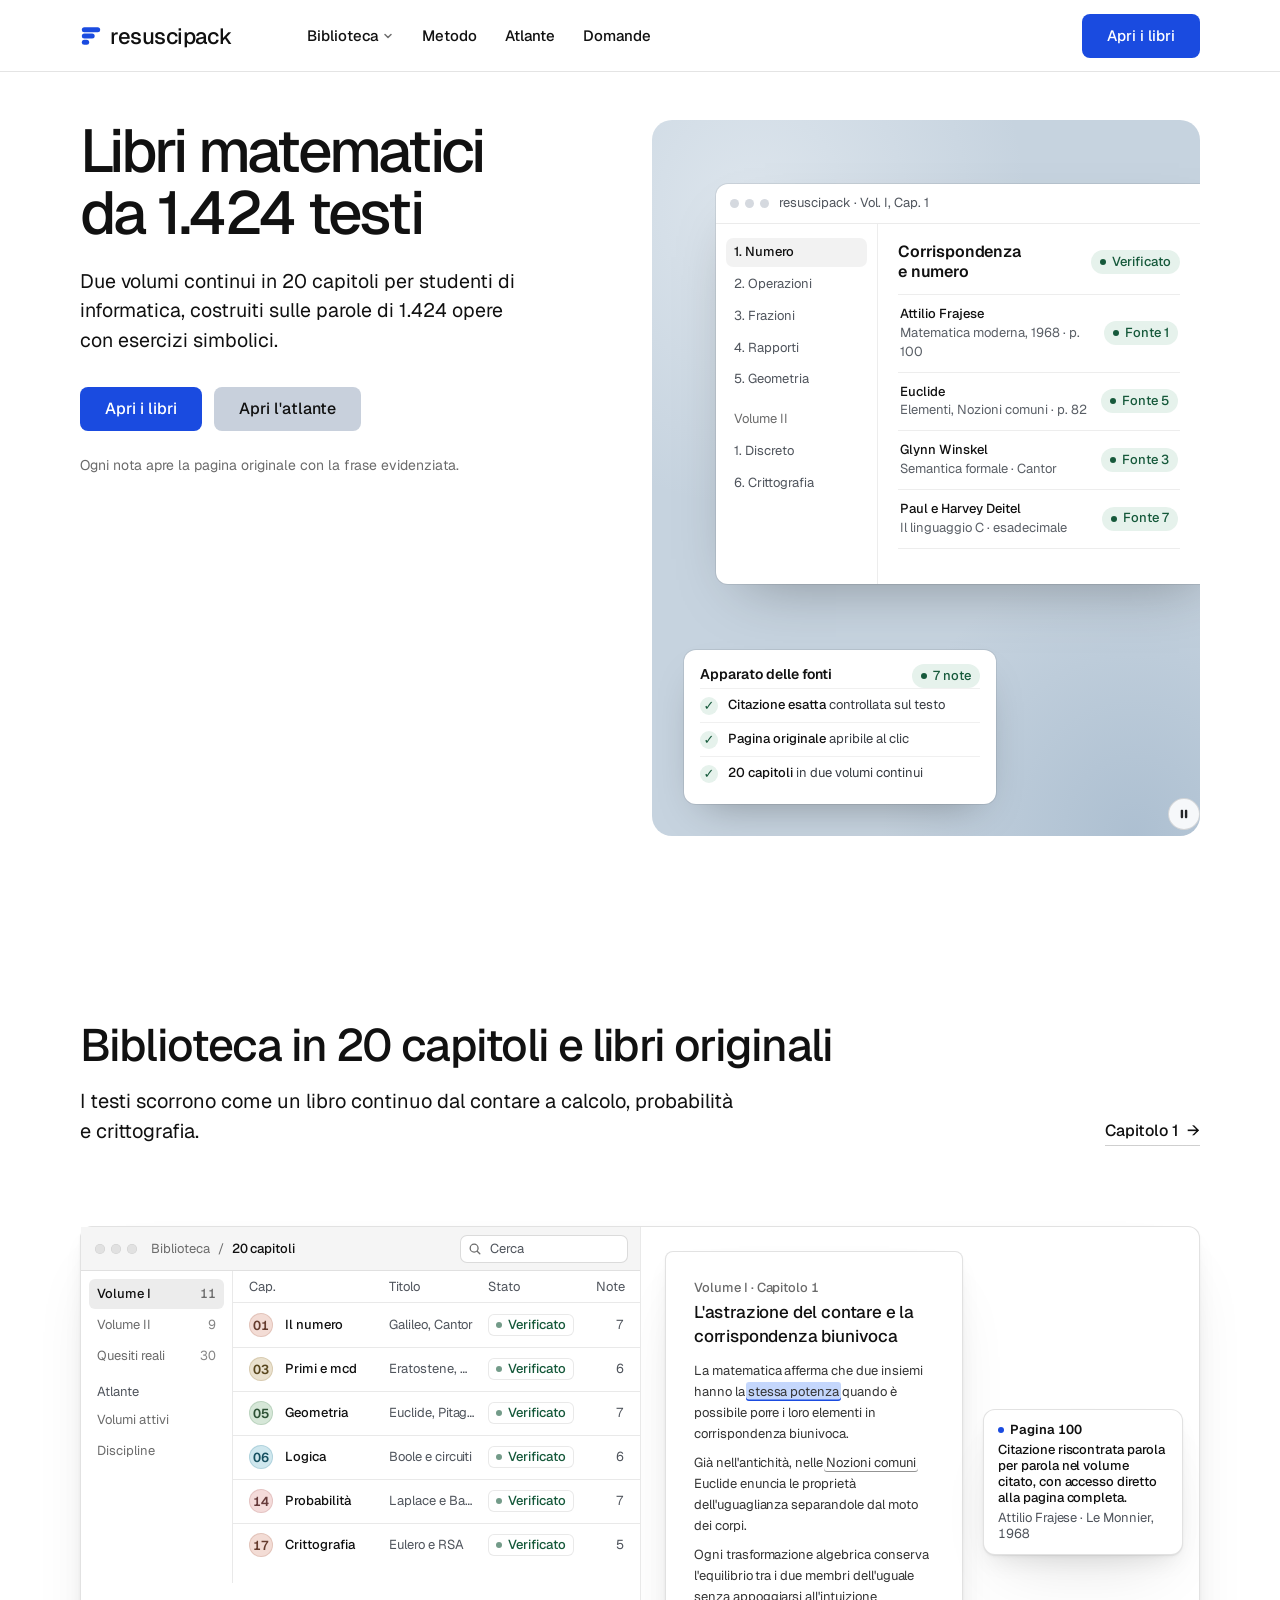
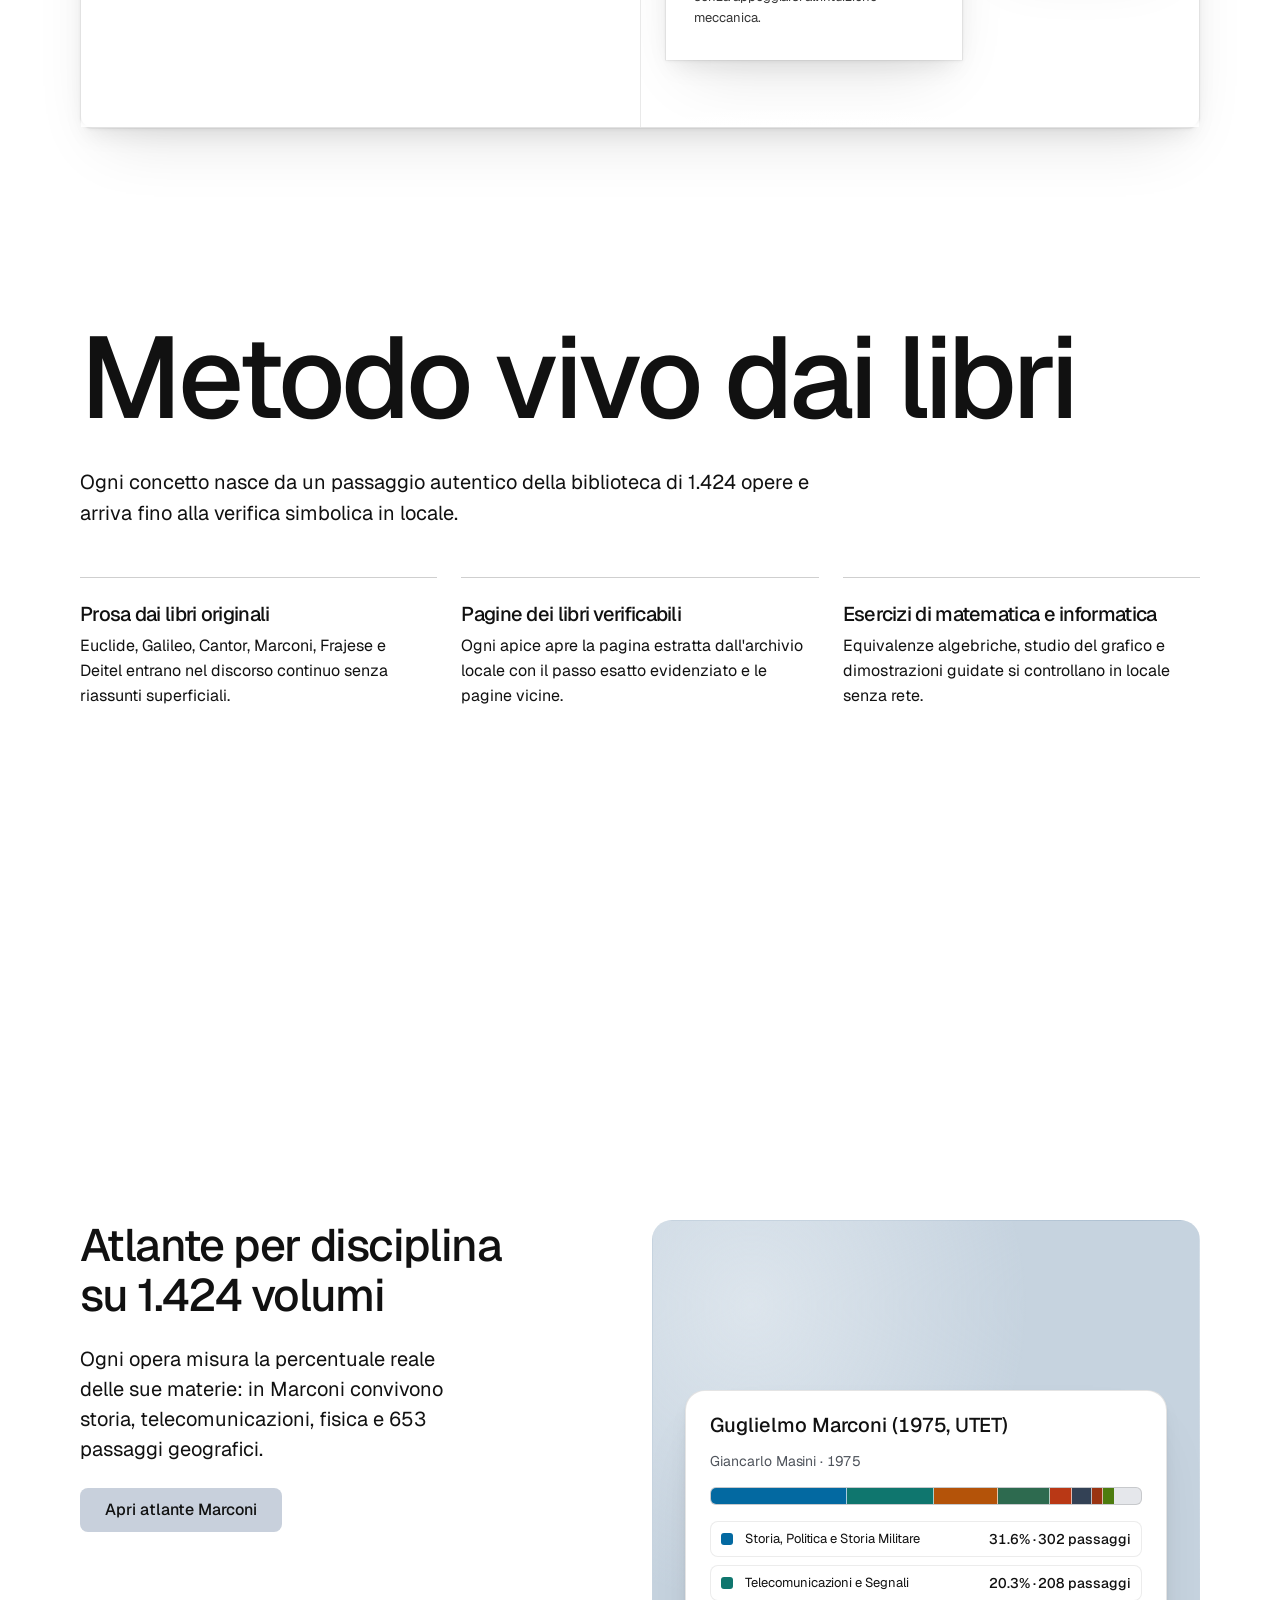
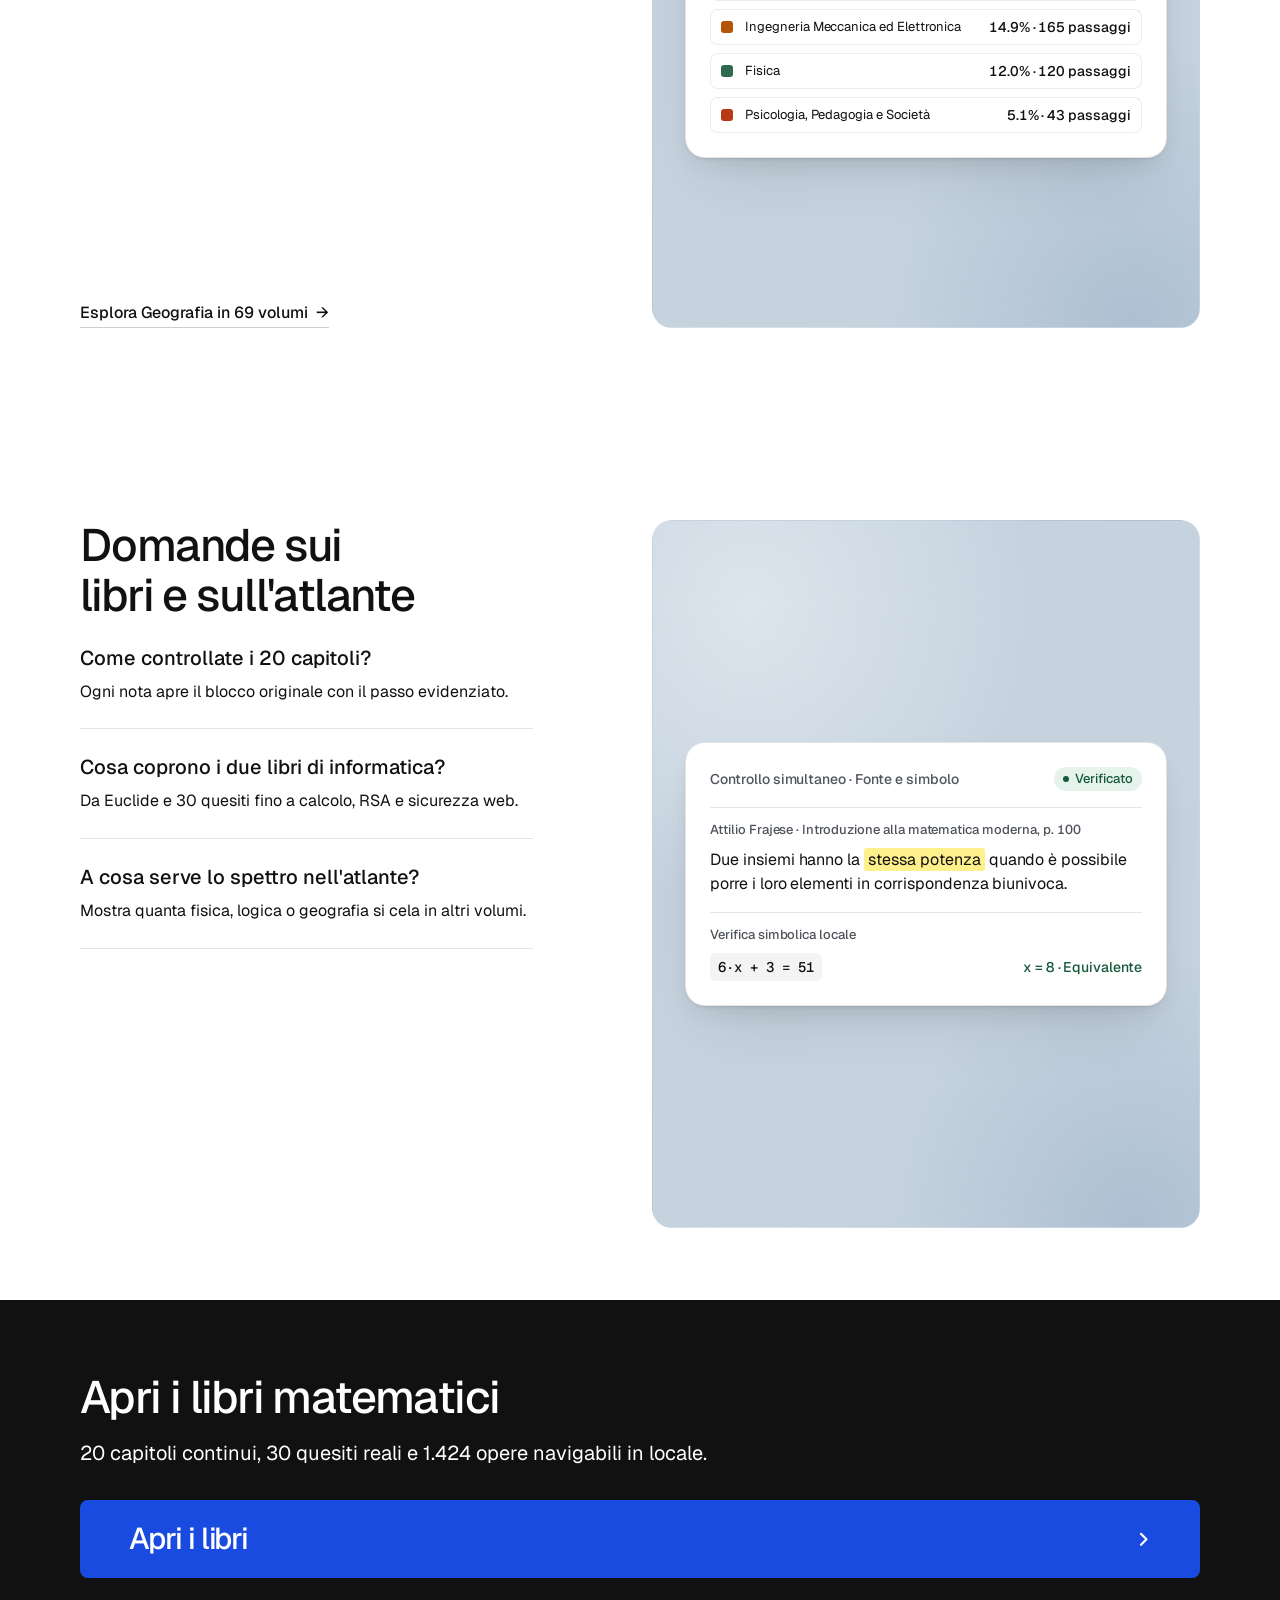
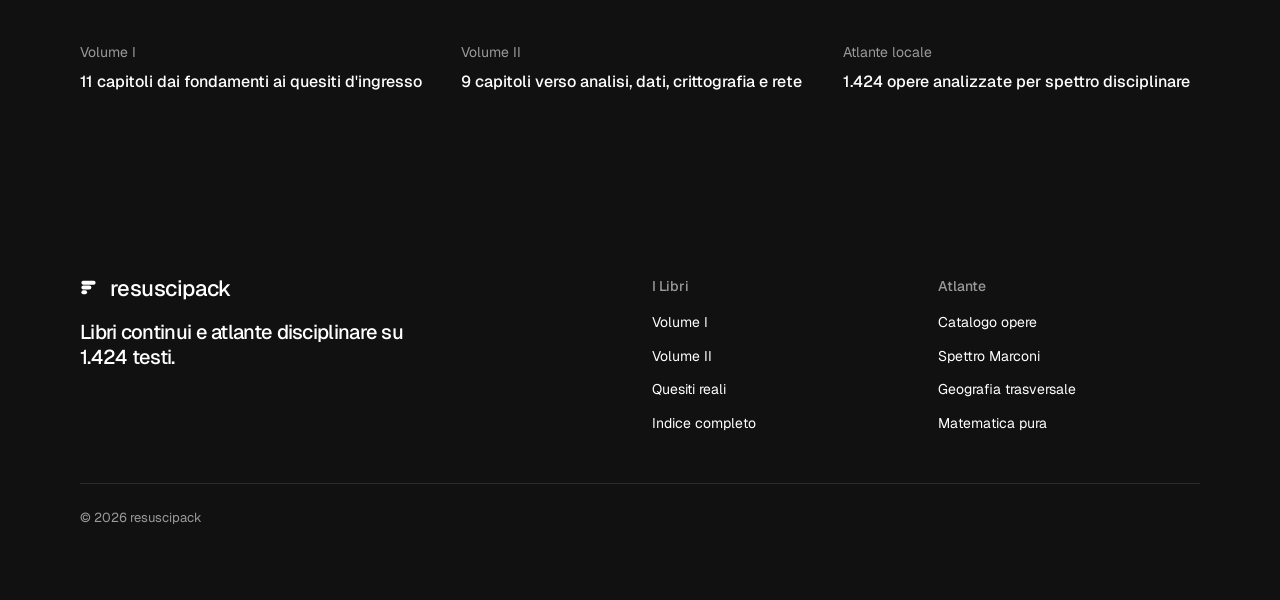
<file: index.html>
<!doctype html>
<html lang="it" data-type="software" data-radius="soft" data-ground="sky" data-buttons="tonal" data-motion>
<head>
<meta charset="utf-8">
<meta name="viewport" content="width=device-width, initial-scale=1, viewport-fit=cover">
<title>resuscipack: libri matematici e atlante per studenti di informatica</title>
<meta name="description" content="Due volumi continui in 20 capitoli e un atlante disciplinare su 1424 opere originali con citazioni verificabili ed esercizi simbolici.">
<meta property="og:type" content="website">
<meta property="og:title" content="resuscipack: libri matematici e atlante per studenti di informatica">
<meta property="og:description" content="Venti capitoli continui dalle fonti autentiche e spettro percentuale di 1424 volumi.">
<meta property="og:image" content="https://noobucodonosor.github.io/resuscipack/assets/share.jpg">
<meta name="twitter:card" content="summary_large_image">
<link rel="icon" href="./assets/favicon.svg" type="image/svg+xml">
<meta name="theme-color" content="#ffffff">
<meta name="site-kind" content="software">
<meta name="page-type" content="software">
<link rel="preconnect" href="https://fonts.googleapis.com">
<link rel="preconnect" href="https://fonts.gstatic.com" crossorigin>
<link href="https://fonts.googleapis.com/css2?family=Geist:wght@400..700&family=Geist+Mono:wght@400..500&display=swap" rel="stylesheet">
<link rel="stylesheet" href="./assets/system.css">
<link rel="stylesheet" href="./assets/ui/cards.css">
<link rel="stylesheet" href="./assets/motion/motion.css">

<link rel="stylesheet" href="./assets/layout/layout.css">
<link rel="stylesheet" href="./assets/ui/base.css">
<link rel="stylesheet" href="./assets/ui/window/fragment.css">
<link rel="stylesheet" href="./assets/ui/doc/fragment.css">
<link rel="stylesheet" href="./assets/moments/liquid-type/moment.css">

<style>
:root {
  --p-bg: #ffffff; --p-surface: #f4f4f4; --p-ink: #111111; --p-muted: #6b6b6b;
  --p-accent: #1a4be0; --p-accent-ink: #ffffff; --p-action: #1a4be0; --p-action-ink: #ffffff;
  --p-inv-bg: #111111; --p-inv-surface: #1e1e1e; --p-inv-ink: #ffffff; --p-inv-muted: #9a9a9a;
  --p-inv-accent: #ffffff; --p-inv-accent-ink: #111111; --p-inv-action: #1a4be0; --p-inv-action-ink: #ffffff;
  --font-display: "Geist", system-ui, sans-serif;
  --font-text: "Geist", system-ui, sans-serif;
  --font-mono: "Geist Mono", ui-monospace, "SFMono-Regular", Menlo, Consolas, monospace;
  --display-weight: 500;
  --display-tracking: -0.035em;
  --display-tracking-xl: -0.045em;
}
</style>
<link rel="stylesheet" href="./static/editorial.css">

<script>document.documentElement.classList.add('m-enter');setTimeout(()=>document.documentElement.classList.add('m-enter-done'),700)</script>
<script>document.documentElement.classList.add('mo-js');setTimeout(()=>document.documentElement.classList.add('mo-safe'),2500)</script>
<link rel="modulepreload" href="./assets/moments/moments.js">
<link rel="modulepreload" href="./assets/moments/lib.js">
<link rel="modulepreload" href="./assets/moments/liquid-type/moment.js">
</head>
<body>
<!-- type: software | deal: hero collage, nav nav-mega, close close-type, footer footer-dark, rhythm space, buttons tonal, mark stack, ground sky, palette white-link-blue, type geist, moment liquid-type -->
<header class="nav">
  <div class="wrap nav__bar">
    <a class="skip-link" href="#top">Vai al contenuto</a>
    <a class="nav__logo" href="./"><span class="mark" data-mark="stack" aria-hidden="true"></span>resuscipack</a>
    <nav class="nav__links" aria-label="Principale">
      
      <div class="nav__item">
        <a class="nav__link" href="#biblioteca">Biblioteca <svg class="chev" viewBox="0 0 12 12" aria-hidden="true"><path d="M3 4.5l3 3 3-3" fill="none" stroke="currentColor" stroke-width="1.5" stroke-linecap="round" stroke-linejoin="round"/></svg></a>
        <div class="nav__menu">
          <div class="wrap grid">
            <div class="menu-col span-3">
              <p class="t-label">Nuovi Libri</p>
              <a href="#biblioteca">Volume I — Dall'Ovvio al Simbolo<span>Undici capitoli dalle origini all'ingresso</span></a>
              <a href="#biblioteca">Volume II — I Ponti Nascosti<span>Nove capitoli verso la sicurezza e i dati</span></a>
            </div>
            <div class="menu-col span-3">
              <p class="t-label">Atlante della biblioteca</p>
              <a href="#atlante">Catalogo completo dei volumi<span>Spettro percentuale per ogni opera</span></a>
              <a href="#atlante">Guglielmo Marconi nello spettro<span>Storia, fisica e geografia pagina per pagina</span></a>
            </div>
            <a class="menu-card span-3 start-10" href="#biblioteca">
              <div class="panel panel--inset"><div class="stage stage--fade-br"><div class="ui ui-panel ed-mini-preview at-corner" aria-hidden="true">
                <div class="ed-mini-preview__eyebrow">Volume II · Capitolo 5</div>
                <div class="ed-mini-preview__title">Statistica inferenziale e dati</div>
                <div class="ed-mini-preview__line">Minimi quadrati, intervalli di confidenza e p-value</div>
              </div></div></div>
              <span class="t-card">Statistica e dati reali</span>
              <span class="t-small muted">Con fonti OpenIntro integrate</span>
            </a>
          </div>
        </div>
      </div>
      <div class="nav__item"><a class="nav__link" href="#metodo">Metodo</a></div>
      <div class="nav__item"><a class="nav__link" href="#atlante">Atlante</a></div>
      <div class="nav__item"><a class="nav__link" href="#domande">Domande</a></div>
      
    </nav>
    <div class="nav__actions">
      <a class="btn btn--primary" href="#biblioteca">Apri i libri</a>
    </div>
    <button class="nav__toggle" type="button" aria-expanded="false" aria-label="Menu">
      <svg width="18" height="18" viewBox="0 0 18 18" aria-hidden="true"><path d="M2 5h14M2 13h14" stroke="currentColor" stroke-width="1.6" stroke-linecap="round"/></svg>
    </button>
  </div>
</header>

<main id="top">
  <section class="hero hero--collage" data-enter aria-labelledby="hero-h">
    <div class="wrap"><div class="hero-text grid hero__grid">
      <div class="hero__text span-5">
        <h1 id="hero-h">Libri matematici da 1.424 testi</h1>
        <p class="hero__lead">Due volumi continui in 20 capitoli per studenti di informatica, costruiti sulle parole di 1.424 opere con esercizi simbolici.</p>
        <div class="btn-row">
          <a class="btn btn--primary" href="#biblioteca">Apri i libri</a>
          <a class="btn btn--secondary" href="#atlante">Apri l'atlante</a>
        </div>
        <p class="hero__proof">Ogni nota apre la pagina originale con la frase evidenziata.</p>
      </div>
      <div class="hero__art span-6 start-7" role="img" aria-label="Anteprima del lettore continuo con citazioni di Frajese ed Euclide">
        <div class="ly-piece ly-piece--main ed-win" aria-hidden="true">
          <div class="ed-win__bar"><span class="ed-win__dots"><i></i><i></i><i></i></span><span>resuscipack · Vol. I, Cap. 1</span></div>
          <div class="ed-win__body">
            <div class="ed-side">
              <span class="is-on">1. Numero</span>
              <span>2. Operazioni</span>
              <span>3. Frazioni</span>
              <span>4. Rapporti</span>
              <span>5. Geometria</span>
              <span class="ed-side__label">Volume II</span>
              <span>1. Discreto</span>
              <span>6. Crittografia</span>
            </div>
            <div class="ed-main">
              <div class="ed-main__head"><h4>Corrispondenza e numero</h4><span class="ed-chip">Verificato</span></div>
              <div class="ed-rows">
                <div class="ed-row"><div><b>Attilio Frajese</b><small>Matematica moderna, 1968 · p. 100</small></div><span class="ed-chip">Fonte 1</span></div>
                <div class="ed-row"><div><b>Euclide</b><small>Elementi, Nozioni comuni · p. 82</small></div><span class="ed-chip">Fonte 5</span></div>
                <div class="ed-row"><div><b>Glynn Winskel</b><small>Semantica formale · Cantor</small></div><span class="ed-chip">Fonte 3</span></div>
                <div class="ed-row"><div><b>Paul e Harvey Deitel</b><small>Il linguaggio C · esadecimale</small></div><span class="ed-chip">Fonte 7</span></div>
              </div>
            </div>
          </div>
        </div>
        <div class="ly-piece ly-piece--note ed-card" aria-hidden="true" data-ly-steps="700">
          <div class="ed-card__row"><h5>Apparato delle fonti</h5><span class="ed-chip" data-step data-step-at="3">7 note</span></div>
          <div class="ed-note__line" data-step><i>✓</i><span><b>Citazione esatta</b> controllata sul testo</span></div>
          <div class="ed-note__line" data-step><i>✓</i><span><b>Pagina originale</b> apribile al clic</span></div>
          <div class="ed-note__line" data-step><i>✓</i><span><b>20 capitoli</b> in due volumi continui</span></div>
        </div>
      </div>
    </div></div>
  </section>

  <section class="section" id="biblioteca" aria-labelledby="biblioteca-h">
    <div class="wrap">
      <div class="section-head section-head--split">
        <div>
          <h2 id="biblioteca-h">Biblioteca in 20 capitoli e libri originali</h2>
          <p>I testi scorrono come un libro continuo dal contare a calcolo, probabilità e crittografia.</p>
        </div>
        <a class="link" href="#biblioteca">Capitolo 1</a>
      </div>
      <div class="ui ui-app app fill" role="img" aria-label="Finestra del lettore continuo con l'indice dei venti capitoli a sinistra e la pagina evidenziata a destra" data-ui-pause-host>
        <div class="app__pane app__pane--list">
          <div class="ui ui-panel ui-win" data-ui="window" data-open="Pubblicato" data-work="In studio" data-done="Completato">
            <div class="ui-win__bar">
              <span class="ui-dots" aria-hidden="true"><i></i><i></i><i></i></span>
              <span class="ui-win__crumb">Biblioteca <i>/</i> <b>20 capitoli</b></span>
              <span class="ui-spacer"></span>
              <span class="ui-win__search" aria-hidden="true"><svg class="ui-icon" viewBox="0 0 16 16"><circle cx="7" cy="7" r="4.5"/><path d="m10.5 10.5 3 3"/></svg><span class="ui-win__ph">Cerca</span></span>
            </div>
            <div class="ui-win__body">
              <nav class="ui-win__side" aria-hidden="true">
                <span class="ui-win__nav is-on">Volume I<em>11</em></span>
                <span class="ui-win__nav">Volume II<em>9</em></span>
                <span class="ui-win__nav">Quesiti reali<em>30</em></span>
                <span class="ui-win__label">Atlante</span>
                <span class="ui-win__nav">Volumi attivi</span>
                <span class="ui-win__nav">Discipline</span>
              </nav>
              <div class="ui-win__main">
                <div class="ui-win__cols" aria-hidden="true"><span>Cap.</span><span>Titolo</span><span>Stato</span><span>Note</span></div>
                <ul class="ui-win__rows">
                  <li class="ui-win__row" data-row><span class="ui-avatar" data-tone="1">01</span><span class="ui-win__who">Il numero</span><span class="ui-win__sub">Galileo, Cantor</span><span class="ui-win__st is-done" data-st>Verificato</span><span class="ui-win__age">7</span></li>
                  <li class="ui-win__row" data-row><span class="ui-avatar" data-tone="2">03</span><span class="ui-win__who">Primi e mcd</span><span class="ui-win__sub">Eratostene, modulo</span><span class="ui-win__st is-done" data-st>Verificato</span><span class="ui-win__age">6</span></li>
                  <li class="ui-win__row" data-row><span class="ui-avatar" data-tone="3">05</span><span class="ui-win__who">Geometria</span><span class="ui-win__sub">Euclide, Pitagora</span><span class="ui-win__st is-done" data-st>Verificato</span><span class="ui-win__age">7</span></li>
                  <li class="ui-win__row" data-row><span class="ui-avatar" data-tone="4">06</span><span class="ui-win__who">Logica</span><span class="ui-win__sub">Boole e circuiti</span><span class="ui-win__st is-done" data-st>Verificato</span><span class="ui-win__age">6</span></li>
                  <li class="ui-win__row" data-row><span class="ui-avatar" data-tone="5">14</span><span class="ui-win__who">Probabilità</span><span class="ui-win__sub">Laplace e Bayes</span><span class="ui-win__st is-done" data-st>Verificato</span><span class="ui-win__age">7</span></li>
                  <li class="ui-win__row" data-row><span class="ui-avatar" data-tone="1">17</span><span class="ui-win__who">Crittografia</span><span class="ui-win__sub">Eulero e RSA</span><span class="ui-win__st is-done" data-st>Verificato</span><span class="ui-win__age">5</span></li>
                </ul>
              </div>
            </div>
          </div>
        </div>
        <div class="app__pane app__pane--open" data-ui-loop>
          <div class="ui ui-doc" data-ui="doc">
            <article class="ui-doc__page">
              <div class="ui-doc__label">Volume I · Capitolo 1</div>
              <div class="ui-doc__title">L'astrazione del contare e la corrispondenza biunivoca</div>
              <div class="ui-doc__text">La matematica afferma che due insiemi hanno la <mark class="ui-doc__mark is-on">stessa potenza</mark> quando è possibile porre i loro elementi in corrispondenza biunivoca.</div>
              <div class="ui-doc__text">Già nell'antichità, nelle <mark class="ui-doc__mark" data-kind="Pagina 108" data-msg="Nelle Nozioni comuni Euclide enuncia le proprietà logiche dell'uguaglianza senza ricorrere al movimento fisico." data-where="Attilio Frajese, Le Monnier (1969)">Nozioni comuni</mark> Euclide enuncia le proprietà dell'uguaglianza separandole dal moto dei corpi.</div>
              <div class="ui-doc__text">Ogni trasformazione algebrica conserva l'equilibrio tra i due membri dell'uguale senza appoggiarsi all'intuizione meccanica.</div>
            </article>
            <aside class="ui-doc__note ui-panel is-on" aria-live="polite">
              <div class="ui-doc__kind"><span class="ui-doc__dot"></span><span data-doc-kind>Pagina 100</span></div>
              <div class="ui-doc__msg" data-doc-msg>Citazione riscontrata parola per parola nel volume citato, con accesso diretto alla pagina completa.</div>
              <div class="ui-doc__where" data-doc-where>Attilio Frajese · Le Monnier, 1968</div>
            </aside>
          </div>
        </div>
      </div>
    </div>
  </section>

  <section class="section statement" id="metodo" aria-labelledby="metodo-h">
    <div class="wrap method-wrap">
      <h2 id="metodo-h" class="mo-lt__type" data-moment="liquid-type" data-moment-opts='{"strength": 0.9}'>Metodo vivo dai libri</h2>
      <p class="method-sub">Ogni concetto nasce da un passaggio autentico della biblioteca di 1.424 opere e arriva fino alla verifica simbolica in locale.</p>
      <div class="method-pillars">
        <div class="method-pillar">
          <h3>Prosa dai libri originali</h3>
          <p>Euclide, Galileo, Cantor, Marconi, Frajese e Deitel entrano nel discorso continuo senza riassunti superficiali.</p>
        </div>
        <div class="method-pillar">
          <h3>Pagine dei libri verificabili</h3>
          <p>Ogni apice apre la pagina estratta dall'archivio locale con il passo esatto evidenziato e le pagine vicine.</p>
        </div>
        <div class="method-pillar">
          <h3>Esercizi di matematica e informatica</h3>
          <p>Equivalenze algebriche, studio del grafico e dimostrazioni guidate si controllano in locale senza rete.</p>
        </div>
      </div>
    </div>
  </section>

  <section class="section" id="atlante" aria-labelledby="atlante-h">
    <div class="wrap">
      <div class="grid grid--top fill">
        <div class="span-5 split-col">
          <h2 id="atlante-h">Atlante per disciplina su 1.424 volumi</h2>
          <p class="t-lead">Ogni opera misura la percentuale reale delle sue materie: in Marconi convivono storia, telecomunicazioni, fisica e 653 passaggi geografici.</p>
          <div class="btn-row">
            <a class="btn btn--secondary" href="#atlante">Apri atlante Marconi</a>
          </div>
          <p class="split-col__end"><a class="link" href="#atlante">Esplora Geografia in 69 volumi</a></p>
        </div>
        <div class="frame frame--fill ed-lit-frame span-6 start-7">
          <div class="ui ui-panel spectrum-preview" role="img" aria-label="Spettro disciplinare percentuale dell'opera Guglielmo Marconi">
            <div class="spectrum-preview__head">
              <div class="spectrum-preview__title">Guglielmo Marconi (1975, UTET)</div>
              <div class="spectrum-preview__meta">Giancarlo Masini · 1975</div>
            </div>
            <div class="spectrum-stack">
              
              <span class="spectrum-stack__seg" style="width: 31.6%; background-color: var(--sp-c1);" title="Storia, Politica e Storia Militare: 31.6%"></span>
              
              <span class="spectrum-stack__seg" style="width: 20.3%; background-color: var(--sp-c2);" title="Telecomunicazioni e Segnali: 20.3%"></span>
              
              <span class="spectrum-stack__seg" style="width: 14.9%; background-color: var(--sp-c3);" title="Ingegneria Meccanica ed Elettronica: 14.9%"></span>
              
              <span class="spectrum-stack__seg" style="width: 12.0%; background-color: var(--sp-c4);" title="Fisica: 12.0%"></span>
              
              <span class="spectrum-stack__seg" style="width: 5.1%; background-color: var(--sp-c5);" title="Psicologia, Pedagogia e Società: 5.1%"></span>
              
              <span class="spectrum-stack__seg" style="width: 4.6%; background-color: var(--sp-c6);" title="Economia, Commercio e Assicurazioni: 4.6%"></span>
              
              <span class="spectrum-stack__seg" style="width: 2.7%; background-color: var(--sp-c7);" title="Diritto e Istituzioni: 2.7%"></span>
              
              <span class="spectrum-stack__seg" style="width: 2.6%; background-color: var(--sp-c8);" title="Informatica: 2.6%"></span>
              
            </div>
            <ul class="spectrum-rows">
              
              <li class="spectrum-row-item">
                <span class="spectrum-dot" style="background-color: var(--sp-c1);" aria-hidden="true"></span>
                <span>Storia, Politica e Storia Militare</span>
                <span class="spectrum-pct">31.6% · 302 passaggi</span>
              </li>
              
              <li class="spectrum-row-item">
                <span class="spectrum-dot" style="background-color: var(--sp-c2);" aria-hidden="true"></span>
                <span>Telecomunicazioni e Segnali</span>
                <span class="spectrum-pct">20.3% · 208 passaggi</span>
              </li>
              
              <li class="spectrum-row-item">
                <span class="spectrum-dot" style="background-color: var(--sp-c3);" aria-hidden="true"></span>
                <span>Ingegneria Meccanica ed Elettronica</span>
                <span class="spectrum-pct">14.9% · 165 passaggi</span>
              </li>
              
              <li class="spectrum-row-item">
                <span class="spectrum-dot" style="background-color: var(--sp-c4);" aria-hidden="true"></span>
                <span>Fisica</span>
                <span class="spectrum-pct">12.0% · 120 passaggi</span>
              </li>
              
              <li class="spectrum-row-item">
                <span class="spectrum-dot" style="background-color: var(--sp-c5);" aria-hidden="true"></span>
                <span>Psicologia, Pedagogia e Società</span>
                <span class="spectrum-pct">5.1% · 43 passaggi</span>
              </li>
              
            </ul>
          </div>
        </div>
      </div>
    </div>
  </section>

  <section class="section" id="domande" aria-labelledby="domande-h">
    <div class="wrap">
      <div class="grid grid--top fill">
        <div class="span-5 split-col">
          <h2 id="domande-h">Domande sui libri e sull'atlante</h2>
          <div class="faq">
            <div class="faq__item">
              <h3>Come controllate i 20 capitoli?</h3>
              <p>Ogni nota apre il blocco originale con il passo evidenziato.</p>
            </div>
            <div class="faq__item">
              <h3>Cosa coprono i due libri di informatica?</h3>
              <p>Da Euclide e 30 quesiti fino a calcolo, RSA e sicurezza web.</p>
            </div>
            <div class="faq__item">
              <h3>A cosa serve lo spettro nell'atlante?</h3>
              <p>Mostra quanta fisica, logica o geografia si cela in altri volumi.</p>
            </div>
          </div>
        </div>
        <div class="frame frame--fill ed-lit-frame span-6 start-7">
          <div class="ui ui-panel ed-verify-card" role="img" aria-label="Verifica incrociata fra pagina citata ed esercizio simbolico">
            <div class="ed-verify-card__head">
              <span class="ed-verify-card__kicker">Controllo simultaneo · Fonte e simbolo</span>
              <span class="ed-chip">Verificato</span>
            </div>
            <div class="ed-verify-card__quote">
              <div class="ed-verify-card__src">Attilio Frajese · Introduzione alla matematica moderna, p. 100</div>
              <p>Due insiemi hanno la <mark class="ed-mark-inline">stessa potenza</mark> quando è possibile porre i loro elementi in corrispondenza biunivoca.</p>
            </div>
            <div class="ed-verify-card__sympy">
              <div class="ed-verify-card__src">Verifica simbolica locale</div>
              <div class="ed-verify-card__eq"><code>6·x + 3 = 51</code><span>x = 8 · Equivalente</span></div>
            </div>
          </div>
        </div>
      </div>
    </div>
  </section>
</main>

<footer class="footer closing footer--dark ground-inverse" id="contatti" aria-labelledby="close-h">
  <div class="wrap">
    <div class="closing__cta close--type">
      <div class="section-head">
        <h2 id="close-h">Apri i libri matematici</h2>
        <p>20 capitoli continui, 30 quesiti reali e 1.424 opere navigabili in locale.</p>
      </div>
      <a class="btn btn--primary btn--xl btn--wide" href="#biblioteca">Apri i libri<svg class="m-arrow" viewBox="0 0 12 12" aria-hidden="true"><path class="m-arrow__stem" d="M1 6h8"/><path class="m-arrow__head" d="M4.5 2.5 8 6l-3.5 3.5"/></svg></a>
      <dl class="closing__facts">
        <div><dt>Volume I</dt><dd>11 capitoli dai fondamenti ai quesiti d'ingresso</dd></div>
        <div><dt>Volume II</dt><dd>9 capitoli verso analisi, dati, crittografia e rete</dd></div>
        <div><dt>Atlante locale</dt><dd>1.424 opere analizzate per spettro disciplinare</dd></div>
      </dl>
    </div>
    <div class="closing__links">
      <div class="grid">
        <div class="span-6 stack-4">
          <a class="nav__logo" href="./"><span class="mark" data-mark="stack" aria-hidden="true"></span>resuscipack</a>
          <p class="footer__lede">Libri continui e atlante disciplinare su 1.424 testi.</p>
        </div>
        <div class="span-3 start-7 footer__col">
          <h3>I Libri</h3>
          <ul>
            <li><a href="#biblioteca">Volume I</a></li>
            <li><a href="#biblioteca">Volume II</a></li>
            <li><a href="#biblioteca">Quesiti reali</a></li>
            <li><a href="#biblioteca">Indice completo</a></li>
          </ul>
        </div>
        <div class="span-3 footer__col">
          <h3>Atlante</h3>
          <ul>
            <li><a href="#atlante">Catalogo opere</a></li>
            <li><a href="#atlante">Spettro Marconi</a></li>
            <li><a href="#atlante">Geografia trasversale</a></li>
            <li><a href="#atlante">Matematica pura</a></li>
          </ul>
        </div>
      </div>
      <div class="footer__legal">
        <span>&copy; 2026 resuscipack</span>
        <div class="socials"></div>
      </div>
    </div>
  </div>
</footer>

<script type="module" src="./assets/system.js"></script>
<script type="module" src="./assets/motion/motion.js"></script>
<script type="module" src="./assets/layout/layout.js"></script>
<script type="module">
(() => {
  const navLinks = [...document.querySelectorAll('.nav__links a.nav__link[href^="#"]')];
  const pairs = navLinks
    .map((link) => {
      const target = document.querySelector(link.getAttribute('href'));
      return target ? { link, target } : null;
    })
    .filter(Boolean);
  if (!pairs.length) return;
  const setCurrent = (activeTarget) => {
    pairs.forEach(({ link, target }) => {
      const isHit = target === activeTarget;
      link.classList.toggle('is-current', isHit);
      if (isHit) link.setAttribute('aria-current', 'location');
      else link.removeAttribute('aria-current');
    });
  };
  const sync = () => {
    const mid = window.innerHeight * 0.42;
    const hit = pairs.find(({ target }) => {
      const r = target.getBoundingClientRect();
      return r.top <= mid && r.bottom >= mid;
    });
    if (hit) setCurrent(hit.target);
    else if (window.scrollY < window.innerHeight * 0.5) setCurrent(null);
  };
  window.addEventListener('scroll', sync, { passive: true });
  sync();
})();
</script>
</body>
</html>
</file>
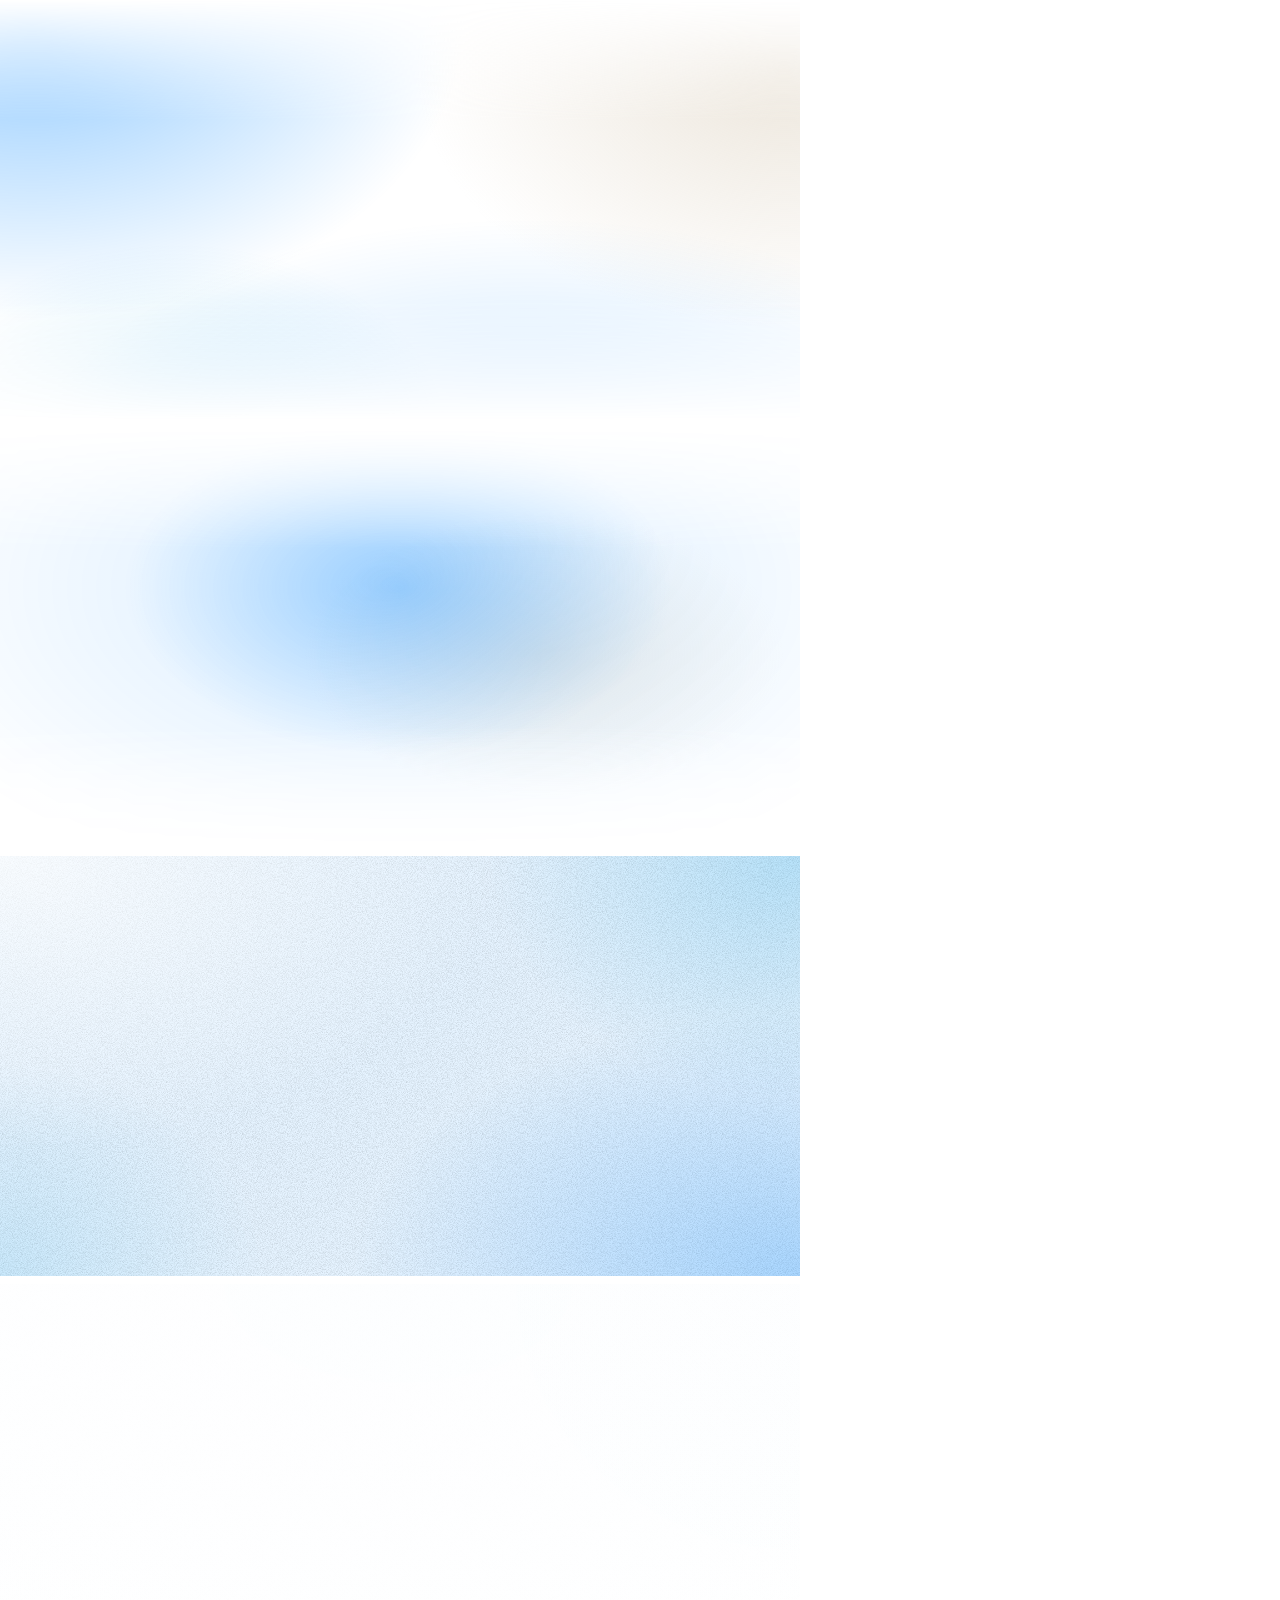
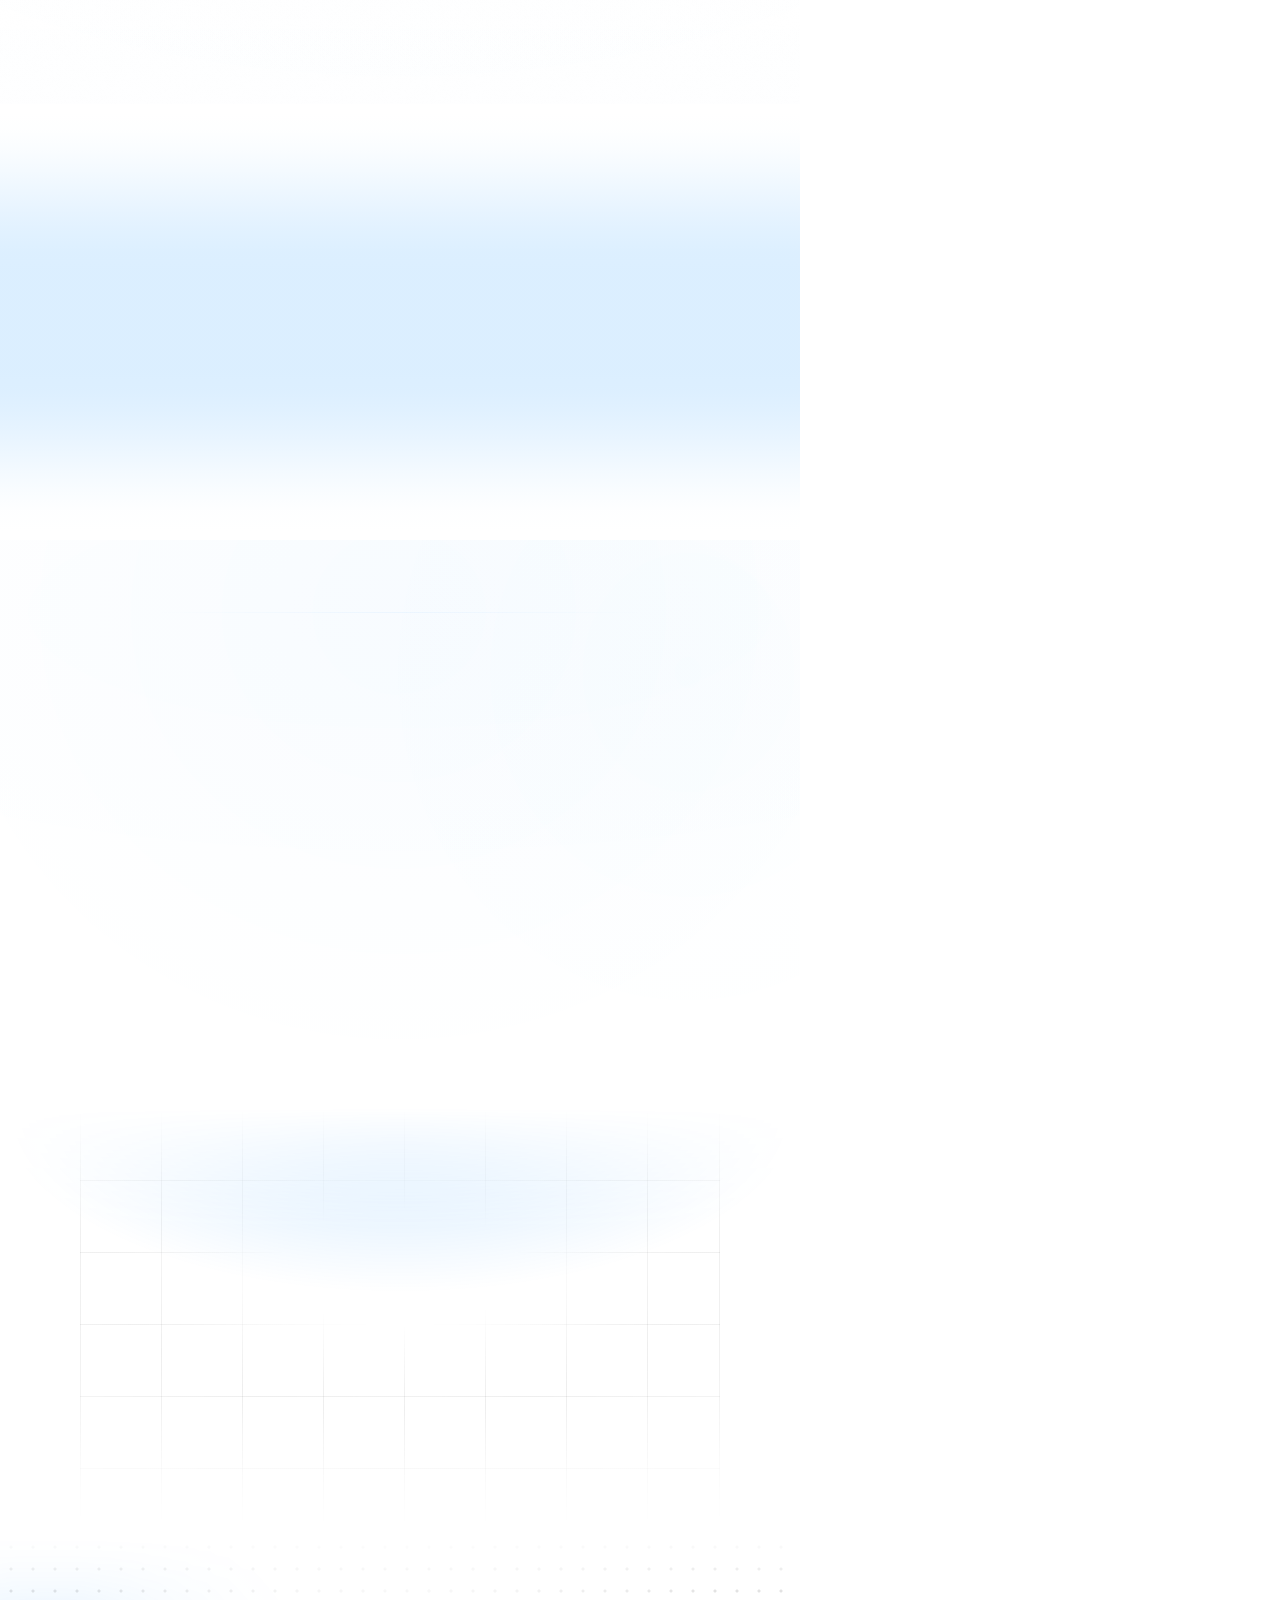
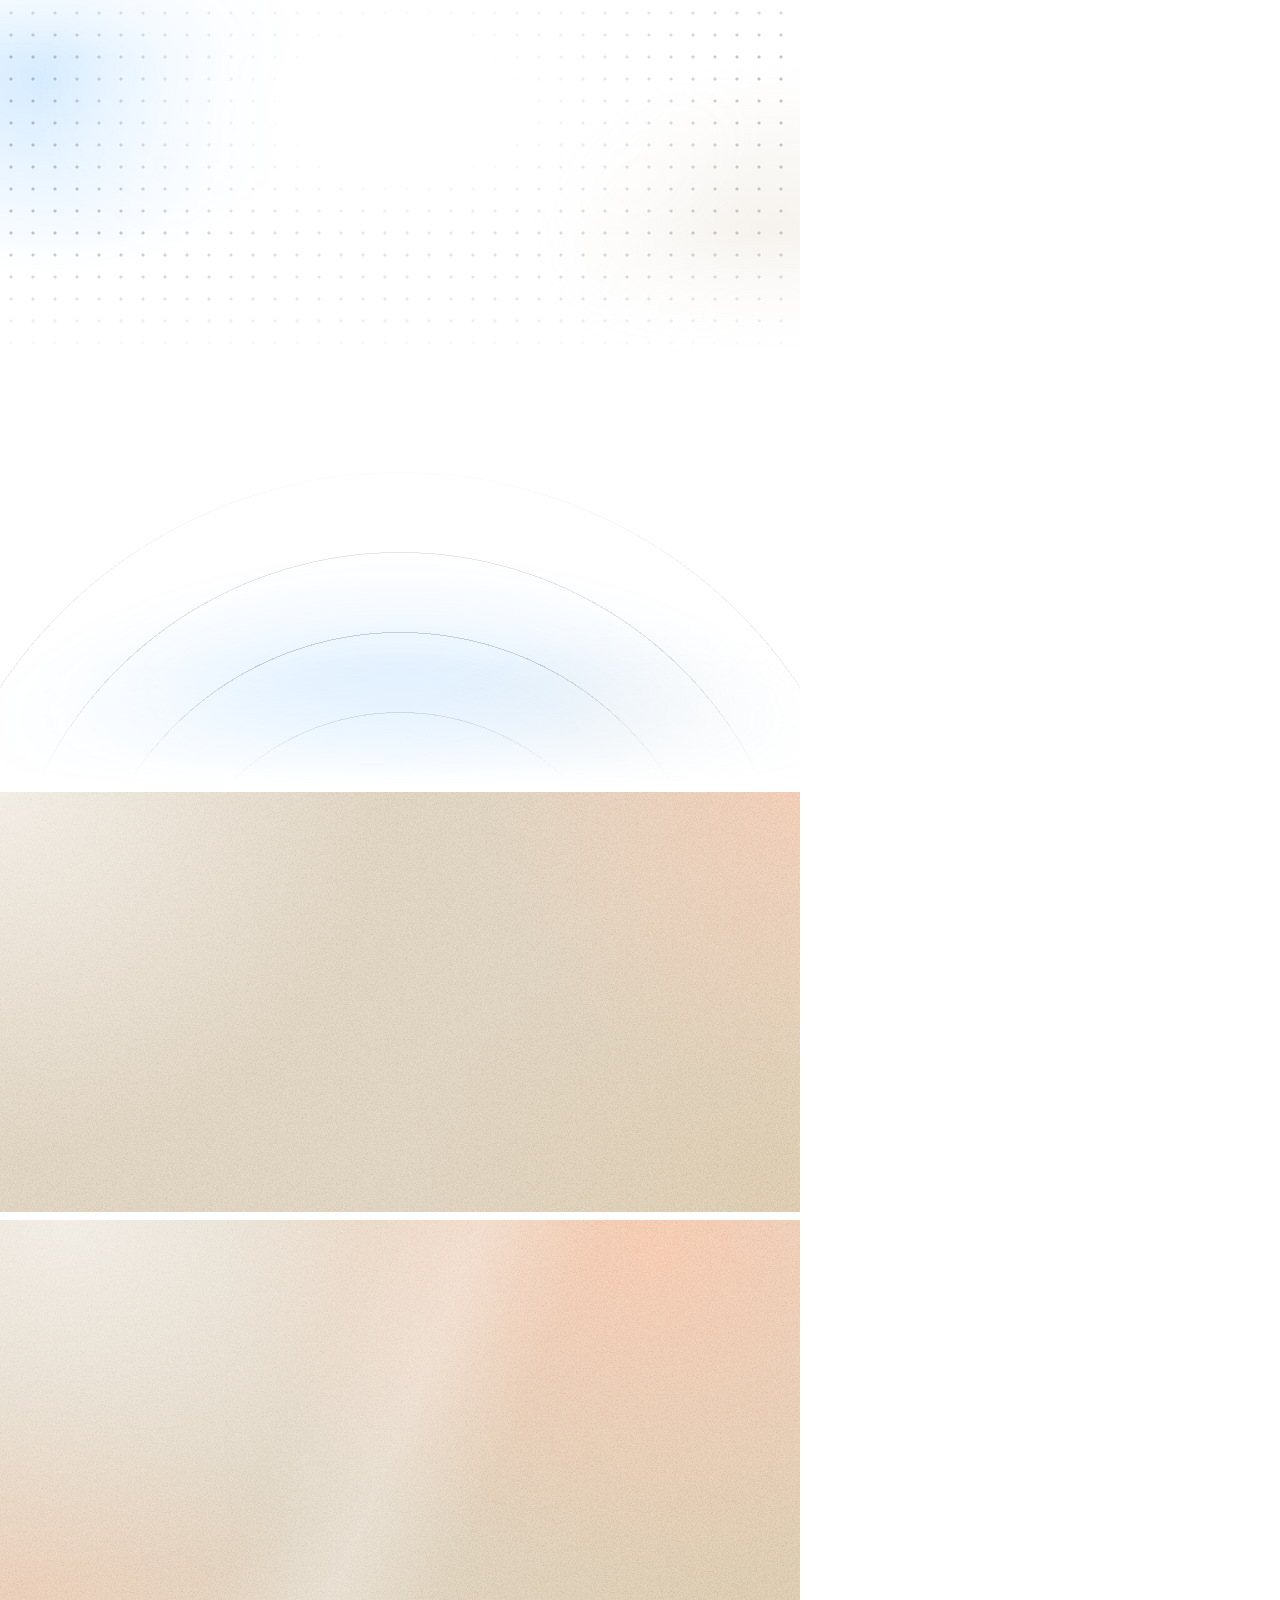
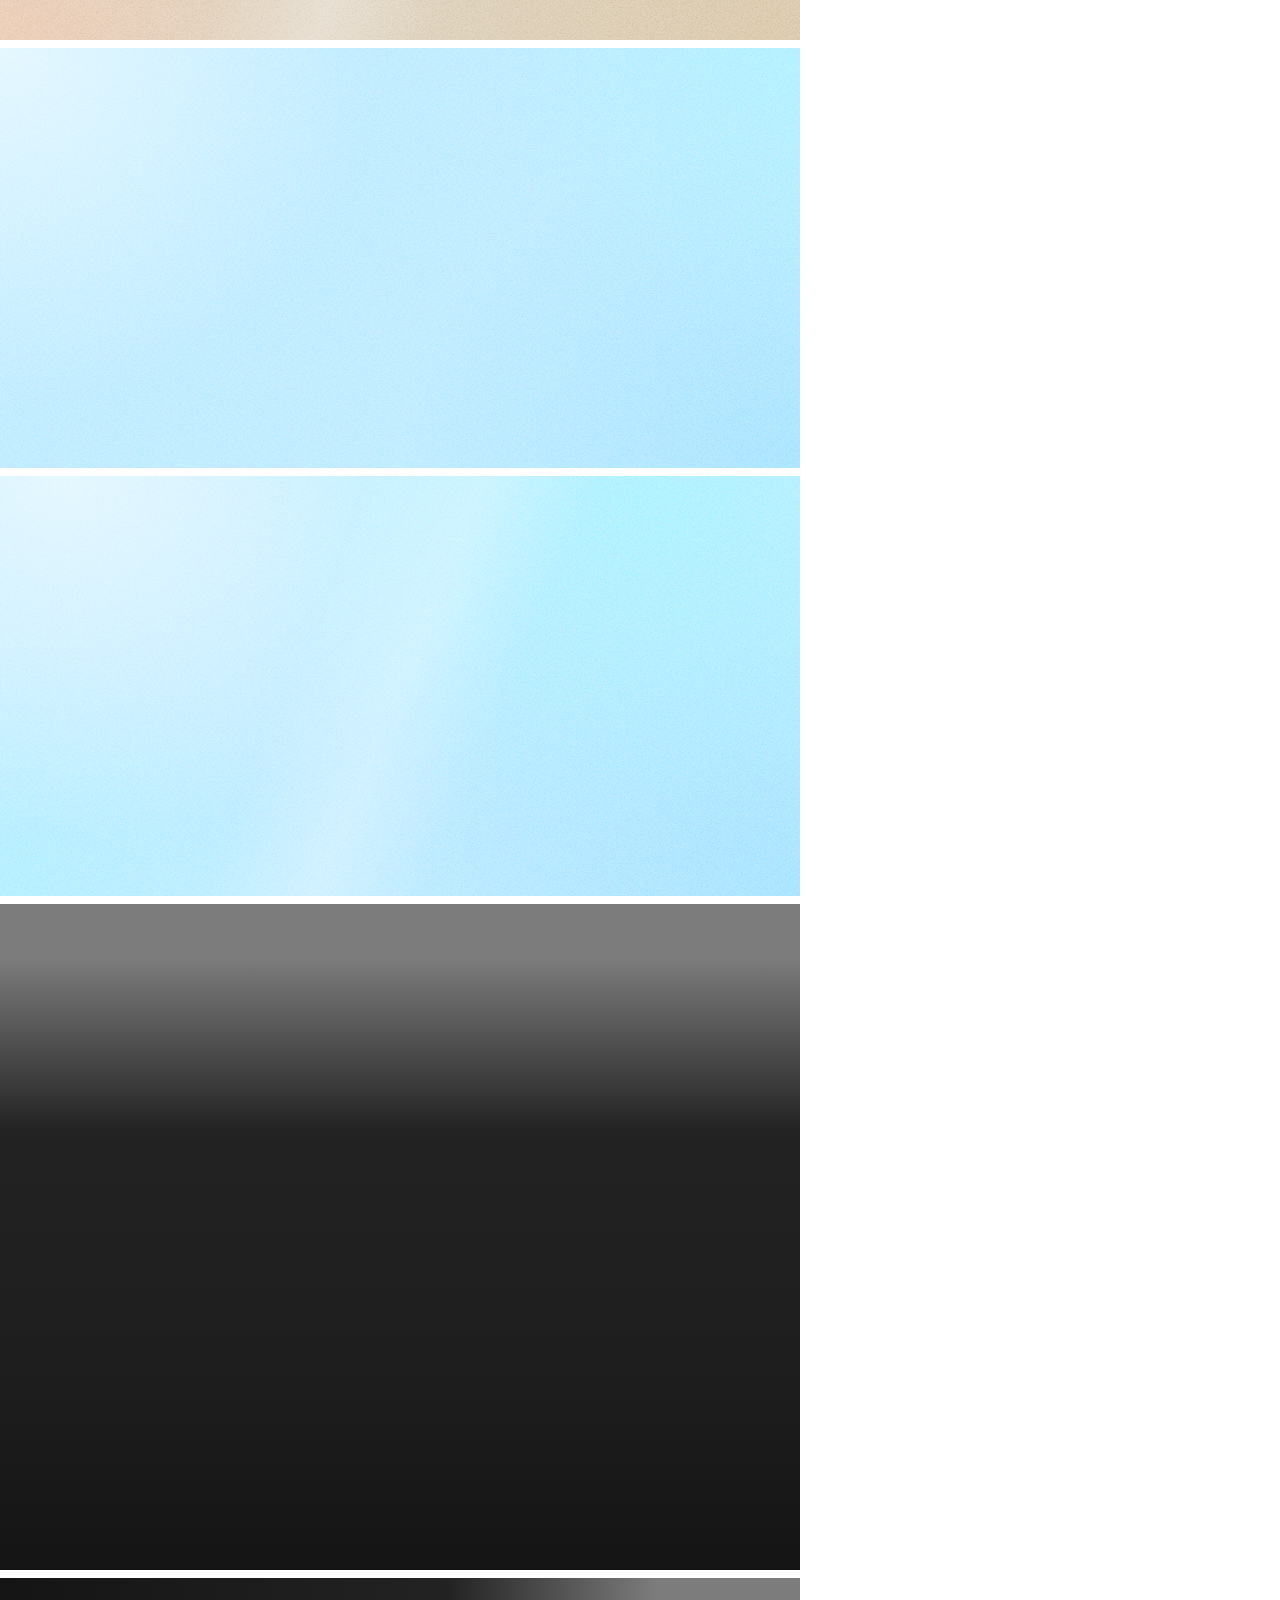
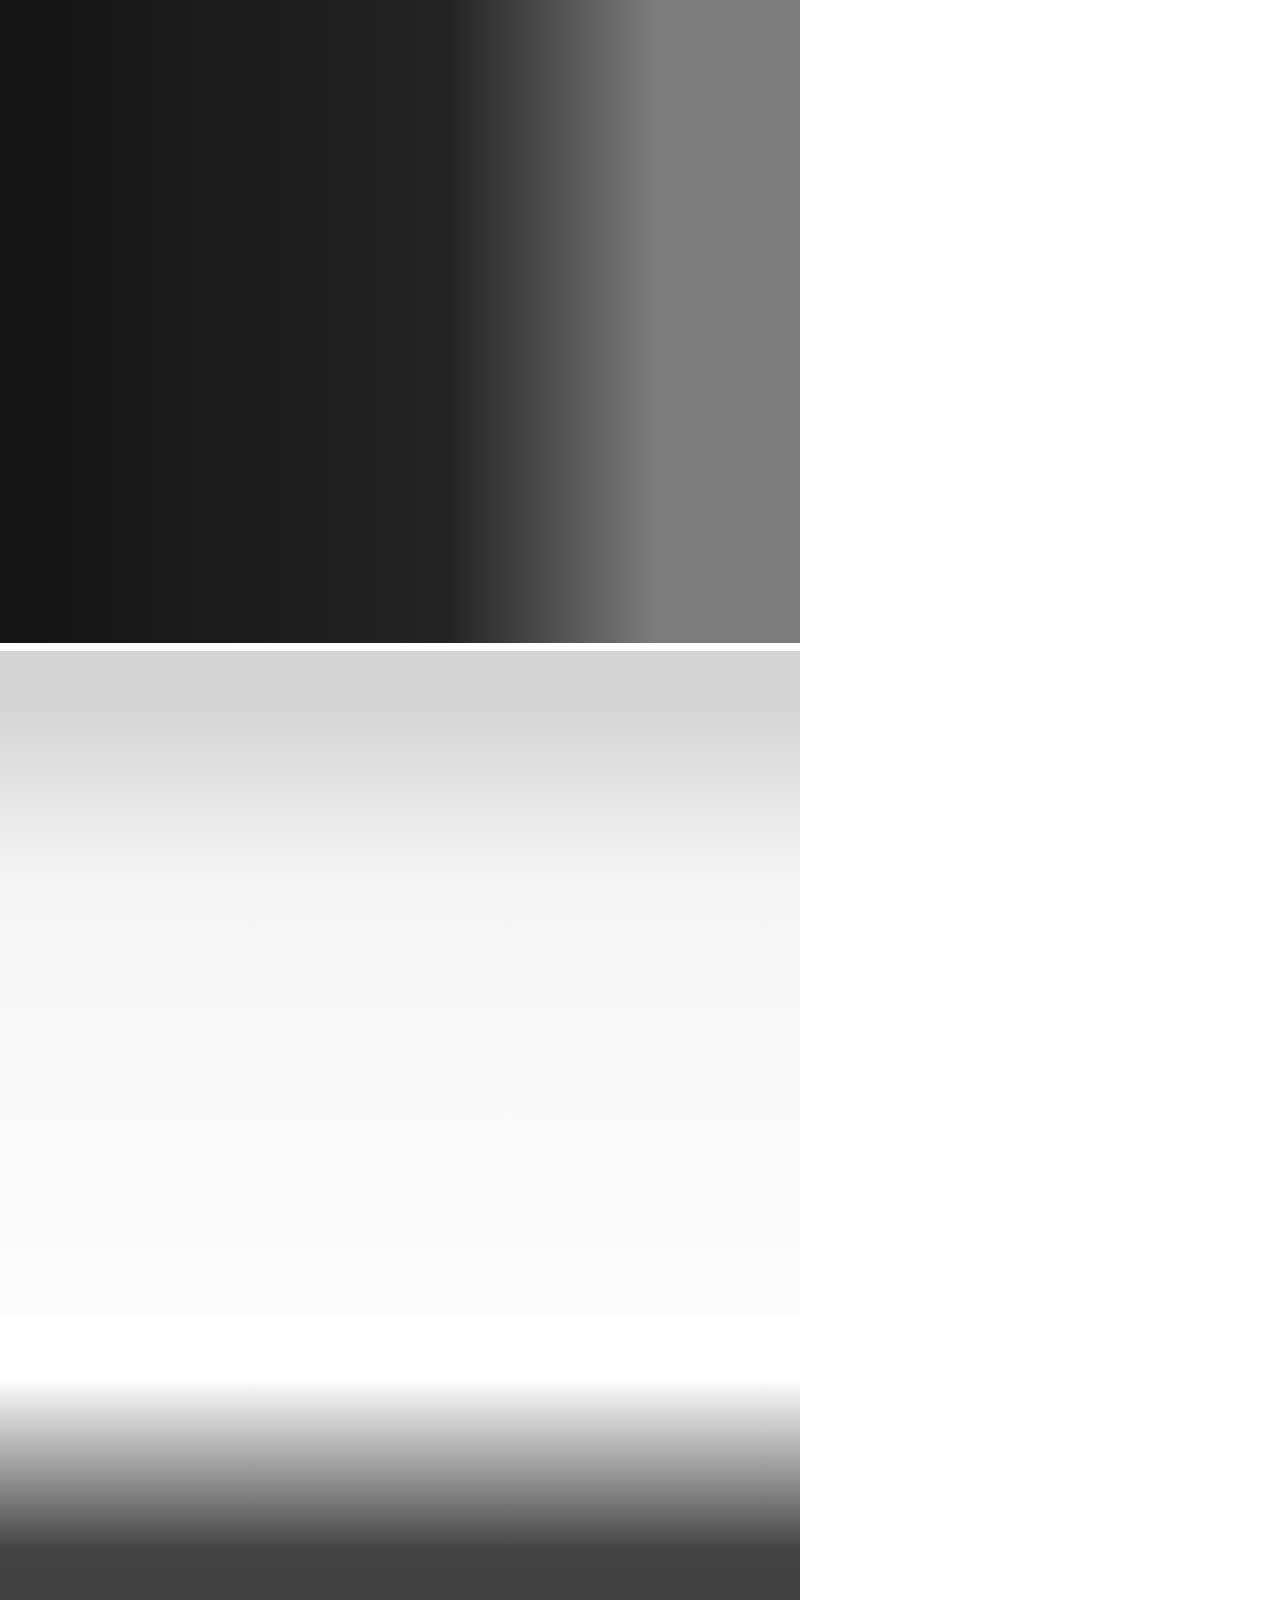
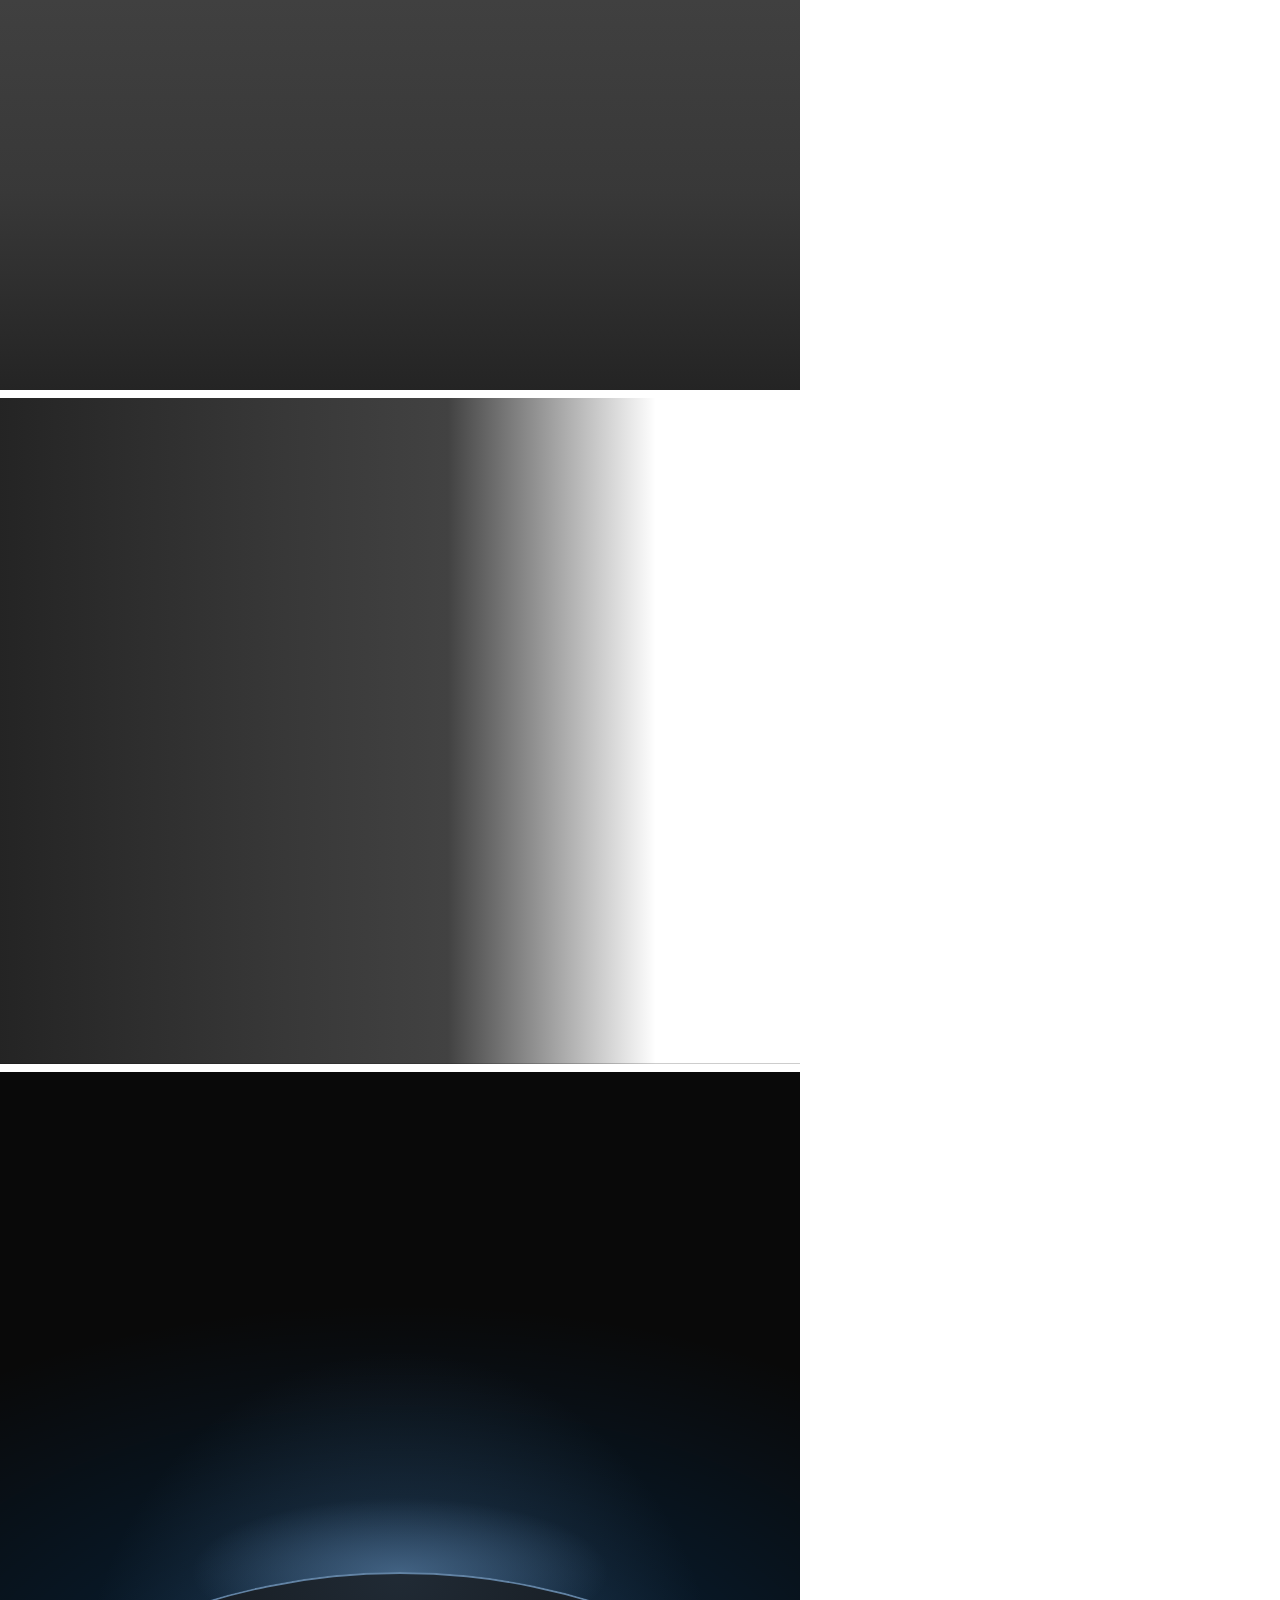
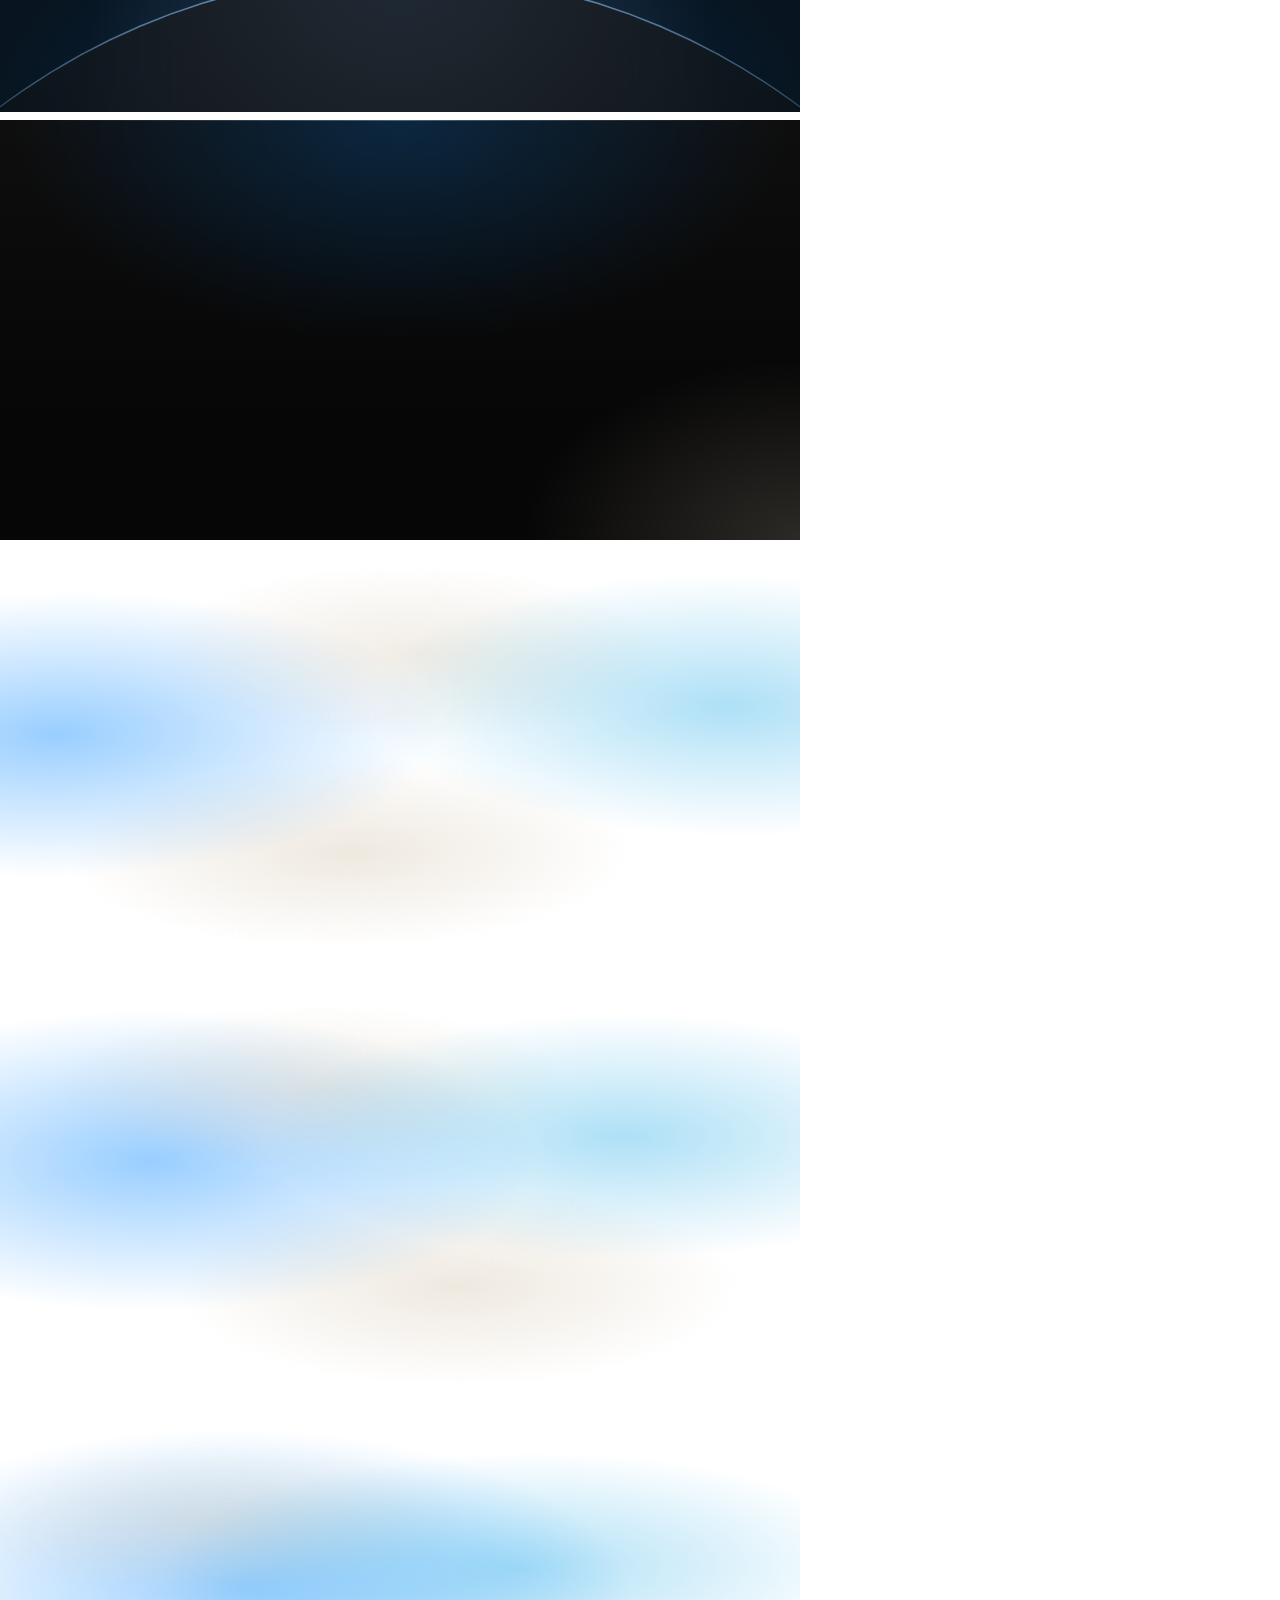
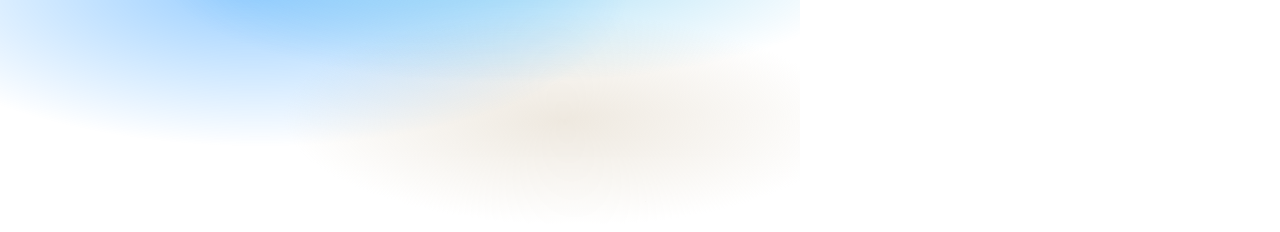
<file: assets/backgrounds/check.html>
<!doctype html>
<html lang="en" data-ground="sand">
<head>
<meta charset="utf-8">
<title>Backgrounds contrast check</title>
<!-- Every ground in a 800px box, for check.mjs: it sets a palette, screenshots the boxes and measures
     the ink and muted contrast on every pixel of each ground's text zone (index.json). The photograph
     grounds sit on a flat grey picture: #7c7c7c for the dark scrim, #d4d4d4 for the light one; and the worst case of the dark scrim: a white
     picture (white words on it). The light scrim is for pale photographs only. -->
<link rel="stylesheet" href="../system.css">
<link rel="stylesheet" href="backgrounds.css">
<style>body { margin: 0; width: 800px; } .box { width: 800px; margin: 0 0 8px; padding: 24px; font-size: 20px; } .pi, .pm { visibility: hidden; } .pi { color: var(--ink); } .pm { color: var(--muted); }  /* the liquid blobs held at the start, the middle and the end of their drift (the keyframes in backgrounds.css), so the text zone is measured where they stand under it */
  .at-start::before { animation: none; transform: translate3d(-7%, 0, 0) skewX(-7deg) scaleY(.94); } .at-start::after { animation: none; transform: translate3d(8%, 0, 0) skewX(6deg) scaleY(1.04); }
  .at-mid::before { animation: none; transform: translate3d(.5%, 0, 0) skewX(-.5deg) scaleY(.995); } .at-mid::after { animation: none; transform: translate3d(-.5%, 0, 0) scaleY(.98); }
  .at-end::before { animation: none; transform: translate3d(8%, 0, 0) skewX(6deg) scaleY(1.05); } .at-end::after { animation: none; transform: translate3d(-9%, 0, 0) skewX(-6deg) scaleY(.92); }
</style>
<script src="backgrounds.js" defer></script>
</head>
<body>
<div class="bg-mist box" data-g="mist" style="height:420px"><span class="pi">Ink</span> <span class="pm">Muted</span></div>
<div class="bg-halo box" data-g="halo" style="height:420px"><span class="pi">Ink</span> <span class="pm">Muted</span></div>
<div class="bg-grain box" data-g="grain" style="height:420px"><span class="pi">Ink</span> <span class="pm">Muted</span></div>
<div class="bg-paper box" data-g="paper" style="height:420px"><span class="pi">Ink</span> <span class="pm">Muted</span></div>
<div class="bg-dusk box" data-g="dusk" style="height:420px"><span class="pi">Ink</span> <span class="pm">Muted</span></div>
<div class="bg-topglow box" data-g="topglow" style="height:560px"><span class="pi">Ink</span> <span class="pm">Muted</span></div>
<div class="bg-ruled box" data-g="ruled" style="height:420px"><span class="pi">Ink</span> <span class="pm">Muted</span></div>
<div class="bg-dots box" data-g="dots" style="height:420px"><span class="pi">Ink</span> <span class="pm">Muted</span></div>
<div class="bg-arcs box" data-g="arcs" style="height:420px"><span class="pi">Ink</span> <span class="pm">Muted</span></div>
<div class="bg-band box" data-g="band" style="height:420px"><span class="pi">Ink</span> <span class="pm">Muted</span></div>
<div class="bg-field box" data-g="field" style="height:420px"><span class="pi">Ink</span> <span class="pm">Muted</span></div>
<div class="bg-band bg-tint box" data-g="band-tint" style="height:420px"><span class="pi">Ink</span> <span class="pm">Muted</span></div>
<div class="bg-field bg-tint box" data-g="field-tint" style="height:420px"><span class="pi">Ink</span> <span class="pm">Muted</span></div>
<div class="bg-photo box" data-g="photo" style="height:520px;--g-photo:linear-gradient(#7c7c7c,#7c7c7c)"><span class="pi">Ink</span> <span class="pm">Muted</span></div>
<div class="bg-photo bg-photo--left box" data-g="photo-left" style="height:520px;--g-photo:linear-gradient(#7c7c7c,#7c7c7c)"><span class="pi">Ink</span> <span class="pm">Muted</span></div>
<div class="bg-photo bg-photo--light box" data-g="photo-light" style="height:520px;--g-photo:linear-gradient(#d4d4d4,#d4d4d4)"><span class="pi">Ink</span> <span class="pm">Muted</span></div>
<div class="bg-photo box" data-g="photo-white" style="height:520px;--g-photo:linear-gradient(#fff,#fff)"><span class="pi">Ink</span> <span class="pm">Muted</span></div>
<div class="bg-photo bg-photo--left box" data-g="photo-left-white" style="height:520px;--g-photo:linear-gradient(#fff,#fff)"><span class="pi">Ink</span> <span class="pm">Muted</span></div>
<div class="bg-horizon box" data-g="horizon" style="height:640px"><span class="pi">Ink</span> <span class="pm">Muted</span></div>
<div class="bg-deep box" data-g="deep" style="height:420px"><span class="pi">Ink</span> <span class="pm">Muted</span></div>
<div class="bg-liquid box at-start" data-g="liquid" data-no-pause style="height:420px"><span class="pi">Ink</span> <span class="pm">Muted</span></div>
<div class="bg-liquid box at-mid" data-g="liquid-mid" data-no-pause style="height:420px"><span class="pi">Ink</span> <span class="pm">Muted</span></div>
<div class="bg-liquid box at-end" data-g="liquid-end" data-no-pause style="height:420px"><span class="pi">Ink</span> <span class="pm">Muted</span></div>

</body>
</html>
</file>
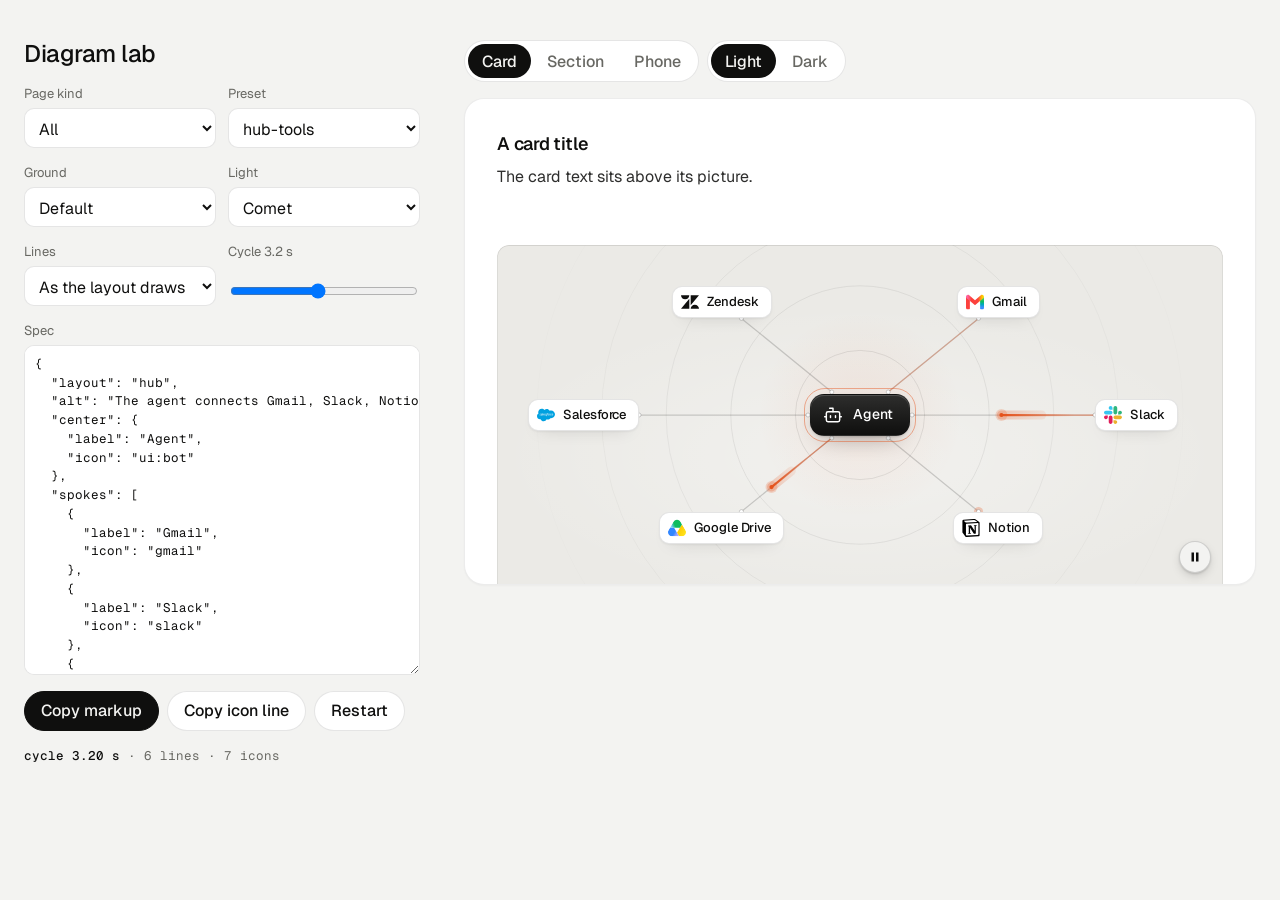
<file: assets/diagrams/lab.html>
<!doctype html>
<html lang="en">
<head>
<meta charset="utf-8">
<meta name="viewport" content="width=device-width, initial-scale=1">
<title>Diagram lab</title>
<link rel="preconnect" href="https://fonts.googleapis.com">
<link rel="preconnect" href="https://fonts.gstatic.com" crossorigin>
<link href="https://fonts.googleapis.com/css2?family=Geist:wght@300..700&family=Geist+Mono:wght@400;500&display=swap" rel="stylesheet">
<link rel="stylesheet" href="../ui/cards.css">
<link rel="stylesheet" href="diagram.css">
<style>
  /* The builder: pick a preset, change the JSON or the controls, see the card at once, copy the markup. Not part of a page. */
  :root { --font-text: "Geist", system-ui, sans-serif; --font-display: "Geist", system-ui, sans-serif; --font-mono: "Geist Mono", ui-monospace, monospace; }
  [data-theme="light"] { --bg: #f3f3f1; --card: #ffffff; --ink: #0f0f0e; --muted: #686863; --accent: #e5531c; --accent-ink: #ffffff; --frag: #ffffff; --ground-bg: #ebeae6; --ground-accent: #dcd9d0; --line: rgb(0 0 0 / .1); --field: #ffffff; }
  [data-theme="light"][data-accent="blue"] { --accent: #2456e8; }
  [data-theme="light"][data-accent="green"] { --accent: #16825d; }
  [data-theme="dark"] { --bg: #070708; --card: #141416; --ink: #f2f2ef; --muted: #8f9094; --accent: #ff7a3c; --accent-ink: #120c08; --frag: #1c1d20; --ground-bg: #101012; --ground-accent: #232326; --line: rgb(255 255 255 / .12); --field: #101012; }
  [data-theme="dark"][data-accent="white"] { --accent: #f2f2ef; --accent-ink: #0b0b0c; }
  [data-theme="dark"][data-accent="green"] { --accent: #3ccf8e; --accent-ink: #06130d; }
  * { box-sizing: border-box; }
  html, body { margin: 0; }
  body { font-family: var(--font-text); background: var(--bg); color: var(--ink); -webkit-font-smoothing: antialiased; min-height: 100vh; }
  .lab { display: grid; gap: 32px; max-width: 1440px; margin: 0 auto; padding: 32px 24px 64px; }
  .side { display: grid; gap: 16px; align-content: start; min-width: 0; }
  .side h1 { margin: 0; font: 500 24px/1.2 var(--font-display); letter-spacing: -0.02em; }
  .row { display: grid; gap: 6px; }
  .row > label, .row > .lbl { font-size: 13px; color: var(--muted); }
  .two { display: grid; grid-template-columns: 1fr 1fr; gap: 12px; }
  select, textarea, button, input[type=range] { font: inherit; color: inherit; }
  select, textarea { width: 100%; background: var(--field); border: 1px solid var(--line); border-radius: 10px; padding: 9px 10px; }
  select { height: 40px; }
  textarea { min-height: 360px; resize: vertical; font: 400 12.5px/1.5 var(--font-mono); white-space: pre; tab-size: 2; }
  textarea.is-bad { border-color: #c4321c; }
  .btns { display: flex; flex-wrap: wrap; gap: 8px; }
  button.b { height: 40px; padding: 0 16px; border-radius: 999px; border: 1px solid var(--line); background: var(--card); cursor: pointer; font-weight: 500; }
  button.b:hover { border-color: var(--ink); }
  button.b--main { background: var(--ink); color: var(--bg); border-color: var(--ink); }
  .out { font: 400 12.5px/1.5 var(--font-mono); color: var(--muted); overflow-wrap: anywhere; min-height: 1.5em; }
  .out b { color: var(--ink); font-weight: 500; }
  .out .bad { color: #c4321c; }
  .lb-stage { min-width: 0; display: grid; align-content: start; gap: 16px; }
  .lb-stage .card > .panel { --p-h: 340px; }
  .lb-stage .card--wide > .panel { --p-h: 560px; }
  .lb-stage .card--phone { max-width: 390px; }
  .lb-stage .card--phone > .panel { --p-h: 300px; }
  .seg { display: inline-flex; border: 1px solid var(--line); border-radius: 999px; padding: 3px; gap: 2px; background: var(--card); width: fit-content; }
  .seg button { height: 34px; padding: 0 14px; border: 0; background: none; border-radius: 999px; cursor: pointer; font-weight: 500; color: var(--muted); }
  .seg button[aria-pressed="true"] { background: var(--ink); color: var(--bg); }
  @media (min-width: 1024px) { .lab { grid-template-columns: 400px minmax(0, 1fr); gap: 40px; padding-top: 40px; } textarea { min-height: 330px; } .side { position: sticky; top: 24px; max-height: calc(100vh - 48px); overflow: auto; padding-right: 4px; } }
  @media (max-width: 639px) { .lab { padding: 24px 16px 48px; } }
</style>
</head>
<body data-theme="light" data-icon-base="../icons/demo/">
<div class="lab">
  <aside class="side">
    <h1>Diagram lab</h1>
    <div class="two">
      <div class="row"><label for="type">Page kind</label><select id="type"><option value="">All</option><option>software</option><option>tech</option><option>gaming</option><option>product</option><option>service</option></select></div>
      <div class="row"><label for="preset">Preset</label><select id="preset"></select></div>
    </div>
    <div class="two">
      <div class="row"><label for="ground">Ground</label><select id="ground"><option value="">Default</option><option>dots</option><option>rings</option><option>grid</option><option>glow</option><option>glow dots</option><option>glow rings</option><option>none</option></select></div>
      <div class="row"><label for="pulse">Light</label><select id="pulse"><option value="">Comet</option><option>dot</option><option>none</option></select></div>
    </div>
    <div class="two">
      <div class="row"><label for="curve">Lines</label><select id="curve"><option value="">As the layout draws them</option><option>curve</option><option>elbow</option><option>swirl</option></select></div>
      <div class="row"><label for="cycle">Cycle <span id="cycleV">3.2 s</span></label><input id="cycle" type="range" min="2.5" max="4" step="0.1" value="3.2"></div>
    </div>
    <div class="row"><label for="json">Spec</label><textarea id="json" spellcheck="false"></textarea></div>
    <div class="btns">
      <button class="b b--main" id="copy" type="button">Copy markup</button>
      <button class="b" id="copyIcons" type="button">Copy icon line</button>
      <button class="b" id="restart" type="button">Restart</button>
    </div>
    <div class="out" id="info"></div>
  </aside>
  <main class="lb-stage">
    <div class="btns">
      <div class="seg" id="size" role="group" aria-label="Size"><button type="button" data-v="card" aria-pressed="true">Card</button><button type="button" data-v="section" aria-pressed="false">Section</button><button type="button" data-v="phone" aria-pressed="false">Phone</button></div>
      <div class="seg" id="theme" role="group" aria-label="Palette"><button type="button" data-v="light" aria-pressed="true">Light</button><button type="button" data-v="dark" aria-pressed="false">Dark</button></div>
    </div>
    <article class="card card--row" id="card"><h3 id="ct"></h3><p id="cp"></p><div class="panel"><div class="dg" id="dg"></div></div></article>
  </main>
</div>
<script type="module">
  import dg from './diagram.js';
  const $ = id => document.getElementById(id);
  const presets = await dg.presets();
  const base = new URL('../icons/demo/', location.href).href;
  const q = new URLSearchParams(location.search);
  let spec = null, d = null, size = 'card';

  const names = type => Object.keys(presets).filter(k => !type || (presets[k].types || []).includes(type));
  const fillPresets = () => { $('preset').innerHTML = names($('type').value).map(k => `<option>${k}</option>`).join(''); };
  const load = id => { spec = JSON.parse(JSON.stringify(presets[id])); delete spec.types; $('json').value = JSON.stringify(spec, null, 2); sync(); };
  const first = n => (spec.center || spec.core || spec.input || spec.root || spec.left || {}).label || n;

  function iconIds(o, out = new Set()) {
    if (Array.isArray(o)) o.forEach(x => iconIds(x, out));
    else if (o && typeof o === 'object') for (const k in o) { if (k === 'icon' && typeof o[k] === 'string' && !/^text:|[/.]/.test(o[k])) out.add(o[k]); else iconIds(o[k], out); }
    return out;
  }
  function markup() {
    const j = JSON.stringify(spec);
    return /'/.test(j)
      ? `<div class="panel"><div class="dg" data-diagram><script type="application/json">${j}<\/script></div></div>`
      : `<div class="panel"><div class="dg" data-diagram='${j}'></div></div>`;
  }
  function paint() {
    const card = $('card');
    card.classList.toggle('card--wide', size === 'section');
    card.classList.toggle('card--phone', size === 'phone');
    const s = JSON.parse(JSON.stringify(spec));
    if (size === 'section') s.size = 'section';
    $('ct').textContent = 'A card title';
    $('cp').textContent = 'The card text sits above its picture.';
    const el = $('dg');
    d = dg.mount(el, s, { iconBase: base });
    const ids = [...iconIds(spec)];
    setTimeout(() => {
      $('info').innerHTML = `<b>cycle ${d.T ? d.T.toFixed(2) : '-'} s</b> · ${d.E ? d.E.filter(e => e.lit).length : 0} lines · ${ids.length} icons`;
    }, 400);
  }
  function sync() {
    try { spec = JSON.parse($('json').value); $('json').classList.remove('is-bad'); } catch (e) { $('json').classList.add('is-bad'); $('info').innerHTML = `<span class="bad">${e.message}</span>`; return; }
    paint();
  }
  // a control writes into the spec and the textarea
  function setField(path, v) {
    try { spec = JSON.parse($('json').value); } catch { return; }
    const [a, b] = path.split('.');
    if (b) { spec[a] = spec[a] || {}; if (v === '' || v == null) delete spec[a][b]; else spec[a][b] = v; if (!Object.keys(spec[a]).length) delete spec[a]; }
    else if (v === '' || v == null) delete spec[a]; else spec[a] = v;
    $('json').value = JSON.stringify(spec, null, 2);
    sync();
  }
  $('type').onchange = () => { fillPresets(); load($('preset').value); };
  $('preset').onchange = () => { $('ground').value = $('pulse').value = $('curve').value = ''; $('cycle').value = 3.2; $('cycleV').textContent = '3.2 s'; load($('preset').value); };
  $('ground').onchange = () => setField('ground', $('ground').value);
  $('pulse').onchange = () => setField('motion.pulse', $('pulse').value);
  $('curve').onchange = () => setField('curve', $('curve').value);
  $('cycle').oninput = () => { $('cycleV').textContent = (+$('cycle').value).toFixed(1) + ' s'; setField('motion.cycle', +$('cycle').value === 3.2 ? '' : +$('cycle').value); };
  let t0; $('json').oninput = () => { clearTimeout(t0); t0 = setTimeout(sync, 350); };
  $('restart').onclick = () => d && d.restart && d.restart();
  const copy = async (text, btn, label) => { try { await navigator.clipboard.writeText(text); btn.textContent = 'Copied'; } catch { btn.textContent = 'Copy failed'; } setTimeout(() => (btn.textContent = label), 1400); };
  $('copy').onclick = () => copy(markup(), $('copy'), 'Copy markup');
  $('copyIcons').onclick = () => copy(`node <skill>/scripts/icons.mjs fetch ${[...iconIds(spec)].join(' ')} --out assets/icons`, $('copyIcons'), 'Copy icon line');
  for (const [id, key] of [['size', 'size'], ['theme', 'theme']]) {
    $(id).onclick = ev => {
      const b = ev.target.closest('button'); if (!b) return;
      [...$(id).children].forEach(x => x.setAttribute('aria-pressed', String(x === b)));
      if (key === 'size') { size = b.dataset.v; paint(); } else document.body.dataset.theme = b.dataset.v;
    };
  }
  if (q.get('type')) $('type').value = q.get('type');
  fillPresets();
  if (q.get('preset') && presets[q.get('preset')]) $('preset').value = q.get('preset');
  if (q.get('theme') === 'dark') { document.body.dataset.theme = 'dark'; $('theme').children[1].click(); }
  load($('preset').value);
  window.__lab = { get d() { return d; } };
</script>
</body>
</html>
</file>
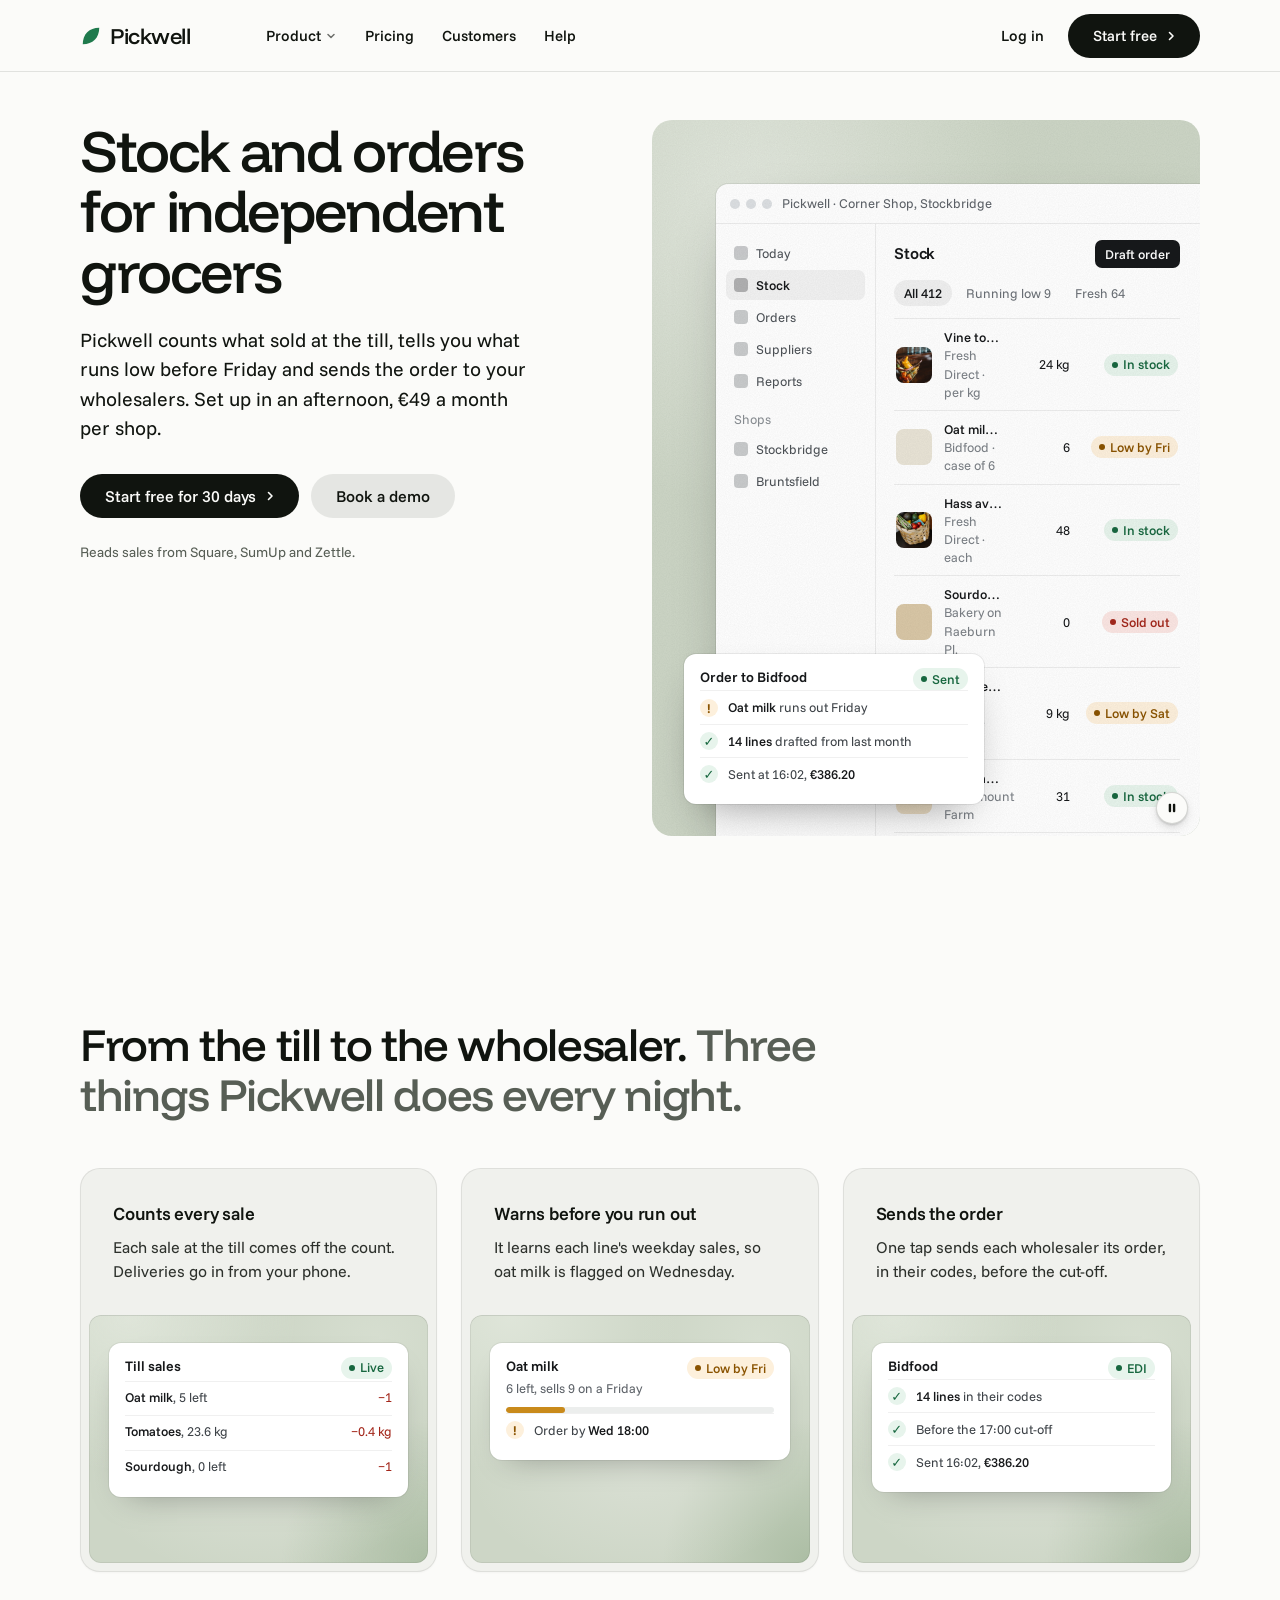
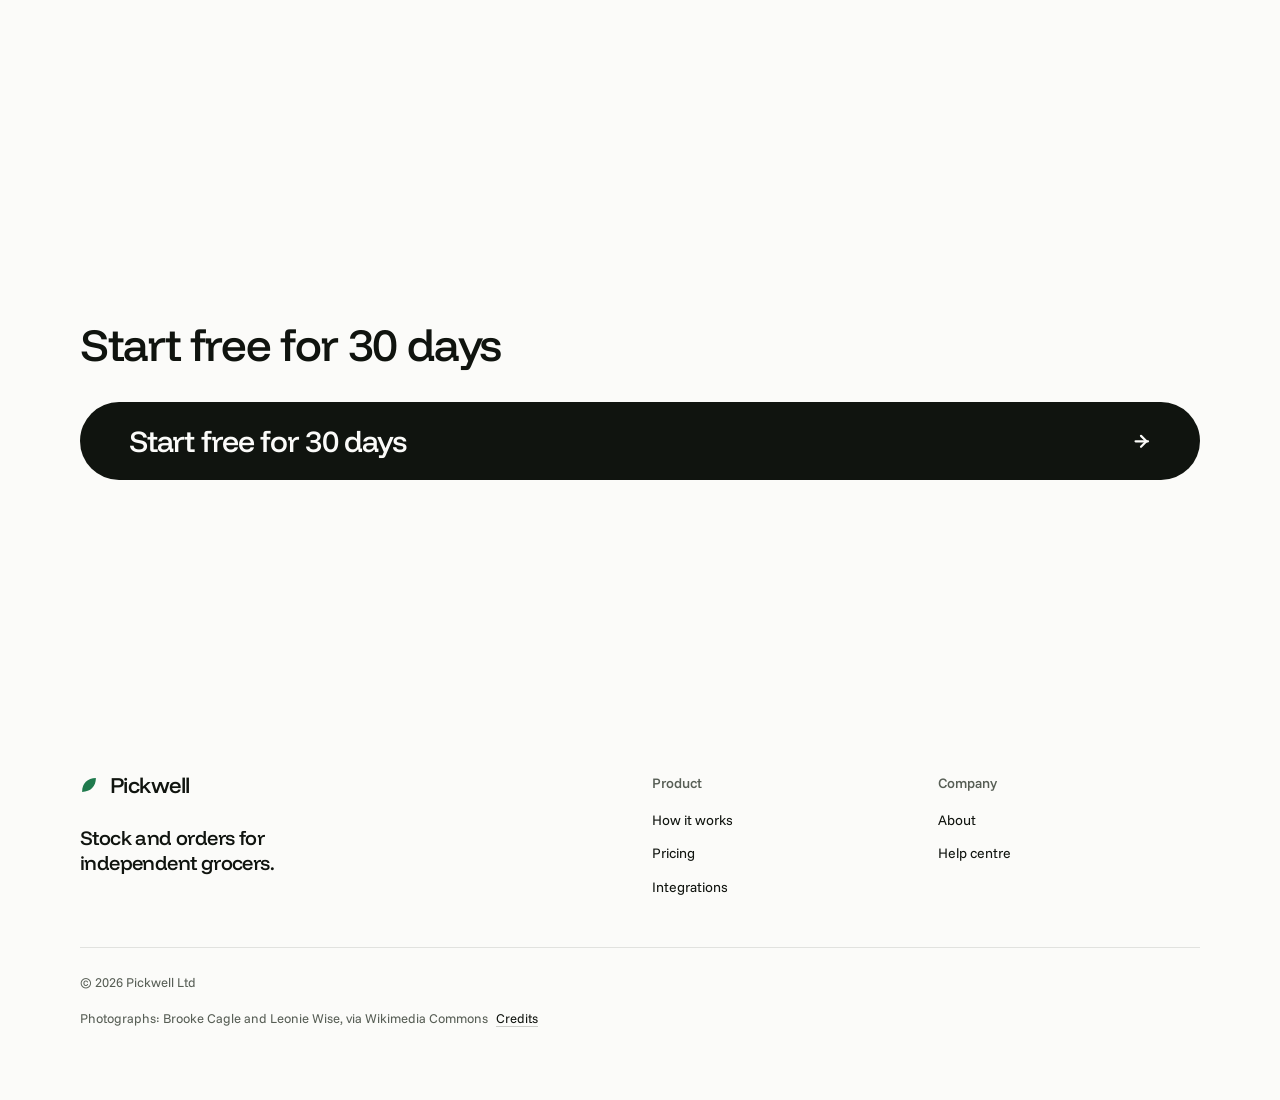
<file: assets/layout/hero-collage.html>
<!doctype html>
<!-- layout v4 demo: hero-collage (references/layout-v4.md, heroes.json "collage"). type: software. fonts: funnel. -->
<html lang="en" data-type="software" data-radius="soft" data-ground="sage" data-buttons="pill">
<head>
<meta charset="utf-8">
<meta name="viewport" content="width=device-width, initial-scale=1">
<meta name="site-kind" content="software">
<title>Pickwell: stock and orders for independent grocers</title>
<meta name="description" content="Pickwell counts what sold at the till, warns you what runs low and sends the order to your wholesalers. €49 a month per shop.">
<link rel="preconnect" href="https://fonts.googleapis.com"><link rel="preconnect" href="https://fonts.gstatic.com" crossorigin>
<link href="https://fonts.googleapis.com/css2?family=Funnel+Display:wght@300..800&family=Funnel+Sans:wght@300..800&display=swap" rel="stylesheet">
<link rel="stylesheet" href="../system.css">
<link rel="stylesheet" href="../ui/cards.css">
<link rel="stylesheet" href="layout.css">
<link rel="stylesheet" href="demo.css">
<style>
:root {
  --p-bg: #fbfbf9; --p-surface: #f0f1ed; --p-ink: #10140f; --p-muted: #575e55;
  --p-accent: #1f7a4d; --p-accent-ink: #ffffff; --p-action: #10140f; --p-action-ink: #fbfbf9;
  --p-inv-bg: #10140f; --p-inv-surface: #1a1f19; --p-inv-ink: #f3f5f1; --p-inv-muted: #a5ada2;
  --p-inv-accent: #6fcf9a; --p-inv-accent-ink: #10140f; --p-inv-action: #f3f5f1; --p-inv-action-ink: #10140f;
  --font-display: "Funnel Display", system-ui, sans-serif; --font-text: "Funnel Sans", system-ui, sans-serif;
  --display-weight: 500; --display-tracking: -0.03em; --display-tracking-xl: -0.04em; --ly-scale: .98;
}
/* the lit ground of the art: the page's sage with one soft light and a fine grain */
.hero__art { background:
    radial-gradient(70% 60% at 18% 12%, color-mix(in oklab, var(--ground-surface) 80%, white), transparent 70%),
    radial-gradient(60% 50% at 90% 100%, color-mix(in oklab, var(--ground-bg) 80%, var(--ground-accent)), transparent 70%),
    var(--ground-bg); }
.hero__art::after { content: ""; position: absolute; inset: 0; pointer-events: none; opacity: .22; mix-blend-mode: multiply;
  background-image: url("data:image/svg+xml,%3Csvg xmlns='http://www.w3.org/2000/svg' width='160' height='160'%3E%3Cfilter id='n'%3E%3CfeTurbulence type='fractalNoise' baseFrequency='.9' numOctaves='2' stitchTiles='stitch'/%3E%3CfeColorMatrix values='0 0 0 0 .3 0 0 0 0 .3 0 0 0 0 .3 0 0 0 .55 0'/%3E%3C/filter%3E%3Crect width='100%25' height='100%25' filter='url(%23n)'/%3E%3C/svg%3E"); }
.hero__art > .ly-piece--note { left: var(--s-6); bottom: var(--s-6); width: 300px; z-index: 2; }
.d-note__line { display: flex; align-items: center; gap: 10px; padding: 7px 0; font-size: 13px; color: #3d4247; border-top: 1px solid rgb(0 0 0 / .06); }
.d-note__line:first-of-type { border-top: 0; }
.d-note__line i { width: 18px; height: 18px; border-radius: 50%; flex: none; display: grid; place-items: center; background: #e7f4ec; color: #17673f; font-style: normal; font-size: 13px; font-weight: 700; }
.d-note__line i.warn { background: #fdf0dc; color: #8a5300; }
.d-note__line b { font-weight: 500; color: #16181a; }
.hero__proof { font-size: var(--t-small); color: var(--muted); }
/* the window's rows without their time column; its content keeps --ly-cut-room clear at the right, so the frame cuts empty margin, not the chips */
.ly-piece--main .d-row { grid-template-columns: 36px minmax(0, 1fr) 56px 96px; }
.ly-piece--main .d-main { padding-right: var(--ly-cut-room); }
@media (max-width: 639px) { .ly-piece--main .d-row { grid-template-columns: 36px minmax(0, 1fr) 96px; } }
/* the second section: three cards, each with an inset panel on the hero's lit sage ground */
.open-cards .panel { --p-h: 248px; background:
    radial-gradient(80% 70% at 20% 0%, color-mix(in oklab, var(--ground-surface) 80%, white), transparent 70%),
    var(--ground-bg); }
.open-cards .d-card { box-shadow: 0 0 0 1px rgb(0 0 0 / .06), 0 14px 32px -18px rgb(0 0 0 / .35); }
.open-cards .d-note__line:first-of-type { border-top: 1px solid rgb(0 0 0 / .06); }
.open-cards .stage > .at-rise { --ax: 20px; --ay: 28px; --fit-max: 300px; }
.d-receipt { display: grid; gap: 2px; font: 400 13px/1.35 var(--font-text); }
.d-receipt .ln { display: grid; grid-template-columns: minmax(0, 1fr) auto; gap: 12px; padding: 7px 0; border-top: 1px solid rgb(0 0 0 / .06); color: #3d4247; }
.d-receipt .ln b { font-weight: 500; color: #16181a; } .d-receipt .ln em { font-style: normal; color: #a3271b; } .d-receipt .ln span:last-child { color: #7b8086; text-align: right; }
@media (max-width: 1023px) { .hero__art > .ly-piece--note { left: var(--s-4); bottom: var(--s-4); width: 270px; } }
/* three cards across from 1024 (their fragments are made to fit a 220px panel, so the kit's 1024-1279
   two-up rule for span-4 panels is not needed: these cards carry no span class); text beside the panel
   from 640 to 1023; stacked with a 148px panel on a phone: the section stays one screen (1.3 at most) */
.open-cards > .card { grid-column: 1 / -1; }
@media (min-width: 1024px) { .open-cards > .card { grid-column: auto / span 4; } }
@media (min-width: 640px) and (max-width: 1023px) {
  .open-cards > .card { display: grid; grid-template-columns: minmax(0, 5fr) minmax(0, 7fr); grid-auto-rows: min-content; column-gap: var(--s-6); align-content: start; }
  .open-cards > .card > :not(.panel) { grid-column: 1; }
  .open-cards > .card > .panel { grid-column: 2; grid-row: 1 / span 4; --p-h: 208px; margin: calc(var(--c-gap) - var(--c-pad)) calc(var(--c-gap) - var(--c-pad)) calc(var(--c-gap) - var(--c-pad)) 0; border-radius: calc(var(--c-r) - var(--c-gap)); }
}
@media (max-width: 639px) { .open-cards .panel { --p-h: 148px; } .stage > .at-rise { --ay-sm: 20px; } .open-cards > .card > .panel { margin-top: var(--s-5); } }
/* a phone's 148px panel holds the receipt's first two sales */
@media (max-width: 639px) { .d-receipt .ln:nth-of-type(n+4) { display: none; } }
</style>
</head>
<body>
<header class="nav">
  <div class="wrap nav__bar">
    <a class="nav__logo" href="#top"><span class="mark" data-mark="leaf" aria-hidden="true"></span>Pickwell</a>
    <nav class="nav__links" aria-label="Main">
      <div class="nav__item">
        <a class="nav__link" href="#how">Product <svg class="chev" viewBox="0 0 12 12" aria-hidden="true"><path d="M3 4.5l3 3 3-3" fill="none" stroke="currentColor" stroke-width="1.5" stroke-linecap="round" stroke-linejoin="round"/></svg></a>
        <div class="nav__menu">
          <div class="wrap grid">
            <div class="menu-col span-3"><p class="t-label">Stock</p><a href="#how">Counts from the till<span>Square, SumUp, Zettle</span></a><a href="#how">Fresh and dates<span>Use-by alerts each morning</span></a></div>
            <div class="menu-col span-3"><p class="t-label">Orders</p><a href="#how">Suggested orders<span>From last month's sales</span></a><a href="#how">Wholesalers<span>Sent by email or EDI</span></a></div>
          </div>
        </div>
      </div>
      <div class="nav__item"><a class="nav__link" href="#how">Pricing</a></div>
      <div class="nav__item"><a class="nav__link" href="#how">Customers</a></div>
      <div class="nav__item"><a class="nav__link" href="#how">Help</a></div>
    </nav>
    <div class="nav__actions">
      <a class="nav__link" href="#how">Log in</a>
      <a class="btn btn--primary" href="#how">Start free</a>
    </div>
    <button class="nav__toggle" type="button" aria-expanded="false" aria-label="Menu"><svg width="18" height="18" viewBox="0 0 18 18" aria-hidden="true"><path d="M2 5h14M2 13h14" stroke="currentColor" stroke-width="1.6" stroke-linecap="round"/></svg></button>
  </div>
</header>

<main id="top">
  <section class="hero hero--collage" data-enter aria-labelledby="hero-h">
    <div class="wrap"><div class="hero-text grid hero__grid">
      <div class="hero__text span-5">
        <h1 id="hero-h">Stock and orders for independent grocers</h1>
        <p class="hero__lead">Pickwell counts what sold at the till, tells you what runs low before Friday and sends the order to your wholesalers. Set up in an afternoon, €49 a month per shop.</p>
        <div class="btn-row"><a class="btn btn--primary" href="#how">Start free for 30 days</a><a class="btn btn--secondary" href="#how">Book a demo</a></div>
        <p class="hero__proof">Reads sales from Square, SumUp and Zettle.</p>
      </div>
      <div class="hero__art span-6 start-7" role="img" aria-label="Pickwell's stock list with oat milk running low, and an order sent to a wholesaler">
        <div class="ly-piece ly-piece--main d-win" aria-hidden="true">
          <div class="d-win__bar"><span class="d-win__dots"><i></i><i></i><i></i></span><span>Pickwell · Corner Shop, Stockbridge</span></div>
          <div class="d-win__body">
            <div class="d-side">
              <span><i></i>Today</span><span class="is-on"><i></i>Stock</span><span><i></i>Orders</span><span><i></i>Suppliers</span><span><i></i>Reports</span>
              <span class="d-side__label">Shops</span><span><i></i>Stockbridge</span><span><i></i>Bruntsfield</span>
            </div>
            <div class="d-main">
              <div class="d-main__head"><h4>Stock</h4><span class="d-btn">Draft order</span></div>
              <div class="d-tabs"><span class="is-on">All 412</span><span>Running low 9</span><span>Fresh 64</span></div>
              <div class="d-rows">
                <div class="d-row"><img src="img/photo-m61660576.jpg" alt="" style="object-position: 72% 64%"><div><b>Vine tomatoes</b><small>Fresh Direct · per kg</small></div><span class="num">24 kg</span><span class="d-chip">In stock</span></div>
                <div class="d-row"><span class="d-thumb" style="background:#e9e4d6"></span><div><b>Oat milk, 1 litre</b><small>Bidfood · case of 6</small></div><span class="num">6</span><span class="d-chip d-chip--low">Low by Fri</span></div>
                <div class="d-row"><img src="img/photo-m61757972.jpg" alt="" style="object-position: 62% 30%"><div><b>Hass avocados</b><small>Fresh Direct · each</small></div><span class="num">48</span><span class="d-chip">In stock</span></div>
                <div class="d-row"><span class="d-thumb" style="background:#d9c7a6"></span><div><b>Sourdough, large</b><small>Bakery on Raeburn Pl.</small></div><span class="num">0</span><span class="d-chip d-chip--out">Sold out</span></div>
                <div class="d-row"><img src="img/photo-m61660576.jpg" alt="" style="object-position: 20% 60%"><div><b>Courgettes</b><small>Fresh Direct · per kg</small></div><span class="num">9 kg</span><span class="d-chip d-chip--low">Low by Sat</span></div>
                <div class="d-row"><span class="d-thumb" style="background:#f0e2c8"></span><div><b>Free-range eggs, 6</b><small>Blackmount Farm</small></div><span class="num">31</span><span class="d-chip">In stock</span></div>
              </div>
            </div>
          </div>
        </div>
        <div class="ly-piece ly-piece--note d-card" aria-hidden="true" data-ly-steps="700">
          <div class="d-card__row"><h5>Order to Bidfood</h5><span class="d-chip" data-step data-step-at="4">Sent</span></div>
          <div class="d-note__line" data-step><i class="warn">!</i><span><b>Oat milk</b> runs out Friday</span></div>
          <div class="d-note__line" data-step><i>✓</i><span><b>14 lines</b> drafted from last month</span></div>
          <div class="d-note__line" data-step><i>✓</i><span>Sent at 16:02, <b>€386.20</b></span></div>
        </div>
      </div>
    </div></div>
  </section>

  <section class="section" id="how" aria-labelledby="how-h">
    <div class="wrap">
      <div class="section-head">
        <h2 id="how-h">From the till to the wholesaler. <span class="muted">Three things Pickwell does every night.</span></h2>
      </div>
      <div class="grid open-cards">
        <article class="card card--row">
          <h3>Counts every sale</h3>
          <p>Each sale at the till comes off the count. Deliveries go in from your phone.</p>
          <div class="panel panel--inset" role="img" aria-label="Three till sales taken off Pickwell's shelf count">
            <div class="stage"><div class="at-rise fit"><div class="d-card d-receipt" aria-hidden="true">
              <div class="d-card__row"><h5>Till sales</h5><span class="d-chip">Live</span></div>
              <div class="ln"><span><b>Oat milk</b>, 5 left</span><em>−1</em></div>
              <div class="ln"><span><b>Tomatoes</b>, 23.6 kg</span><em>−0.4 kg</em></div>
              <div class="ln"><span><b>Sourdough</b>, 0 left</span><em>−1</em></div>
            </div></div></div>
          </div>
        </article>
        <article class="card card--row">
          <h3>Warns before you run out</h3>
          <p>It learns each line's weekday sales, so oat milk is flagged on Wednesday.</p>
          <div class="panel panel--inset" role="img" aria-label="Oat milk flagged on Wednesday: six left, it sells nine on a Friday">
            <div class="stage"><div class="at-rise fit"><div class="d-card" aria-hidden="true">
              <div class="d-card__row"><h5>Oat milk</h5><span class="d-chip d-chip--low">Low by Fri</span></div>
              <p>6 left, sells 9 on a Friday</p>
              <div class="d-bar" style="--v: 22%; --d-accent: #c98a1b"><i></i></div>
              <div class="d-note__line"><i class="warn">!</i><span>Order by <b>Wed 18:00</b></span></div>
            </div></div></div>
          </div>
        </article>
        <article class="card card--row">
          <h3>Sends the order</h3>
          <p>One tap sends each wholesaler its order, in their codes, before the cut-off.</p>
          <div class="panel panel--inset" role="img" aria-label="An order of 14 lines sent to Bidfood at 16:02">
            <div class="stage"><div class="at-rise fit"><div class="d-card" aria-hidden="true">
              <div class="d-card__row"><h5>Bidfood</h5><span class="d-chip">EDI</span></div>
              <div class="d-note__line"><i>✓</i><span><b>14 lines</b> in their codes</span></div>
              <div class="d-note__line"><i>✓</i><span>Before the 17:00 cut-off</span></div>
              <div class="d-note__line"><i>✓</i><span>Sent 16:02, <b>€386.20</b></span></div>
            </div></div></div>
          </div>
        </article>
      </div>
    </div>
  </section>
</main>

<footer class="footer closing" aria-labelledby="close-h">
  <div class="wrap">
    <div class="closing__cta close--type">
      <div class="section-head"><h2 id="close-h">Start free for 30 days</h2></div>
      <a class="btn btn--primary btn--xl btn--wide" href="#how">Start free for 30 days<svg class="m-arrow" viewBox="0 0 12 12" aria-hidden="true"><path class="m-arrow__stem" d="M1 6h8"/><path class="m-arrow__head" d="M4.5 2.5 8 6l-3.5 3.5"/></svg></a>
    </div>
    <div class="closing__links">
      <div class="grid">
        <div class="span-6 stack-5">
          <a class="nav__logo" href="#top"><span class="mark" data-mark="leaf" aria-hidden="true"></span>Pickwell</a>
          <p class="footer__lede">Stock and orders for independent grocers.</p>
        </div>
        <div class="span-3 start-7 footer__col"><h4>Product</h4><ul><li><a href="#how">How it works</a></li><li><a href="#how">Pricing</a></li><li><a href="#how">Integrations</a></li></ul></div>
        <div class="span-3 footer__col"><h4>Company</h4><ul><li><a href="#how">About</a></li><li><a href="#how">Help centre</a></li></ul></div>
      </div>
      <div class="footer__legal">
        <span>&copy; 2026 Pickwell Ltd</span>
        <details class="credits"><summary>Photographs: Brooke Cagle and Leonie Wise, via Wikimedia Commons</summary><p>Vegetables in a copper basket by Brooke Cagle (CC0); groceries in a woven basket by Leonie Wise (CC0); both via Wikimedia Commons.</p></details>
      </div>
    </div>
  </div>
</footer>
<script type="module" src="../system.js"></script>
<script type="module" src="layout.js"></script>
</body>
</html>
</file>
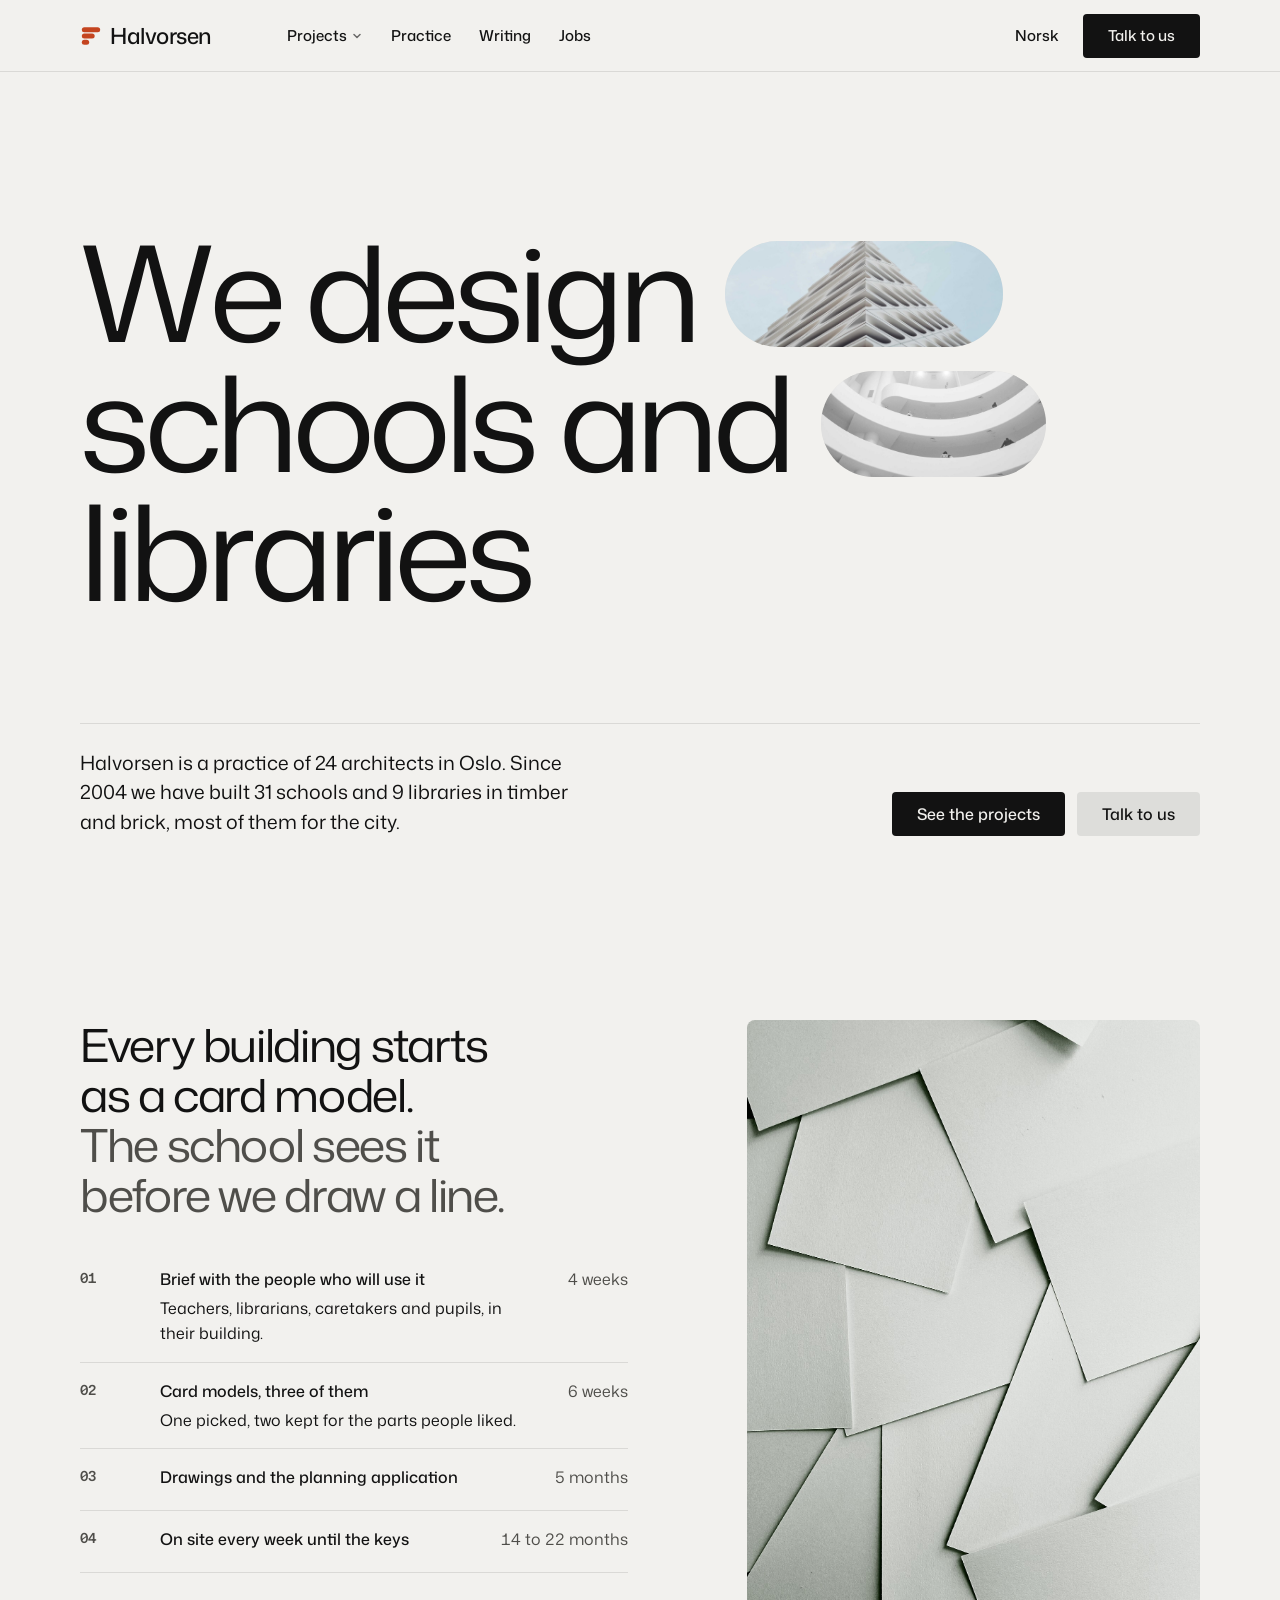
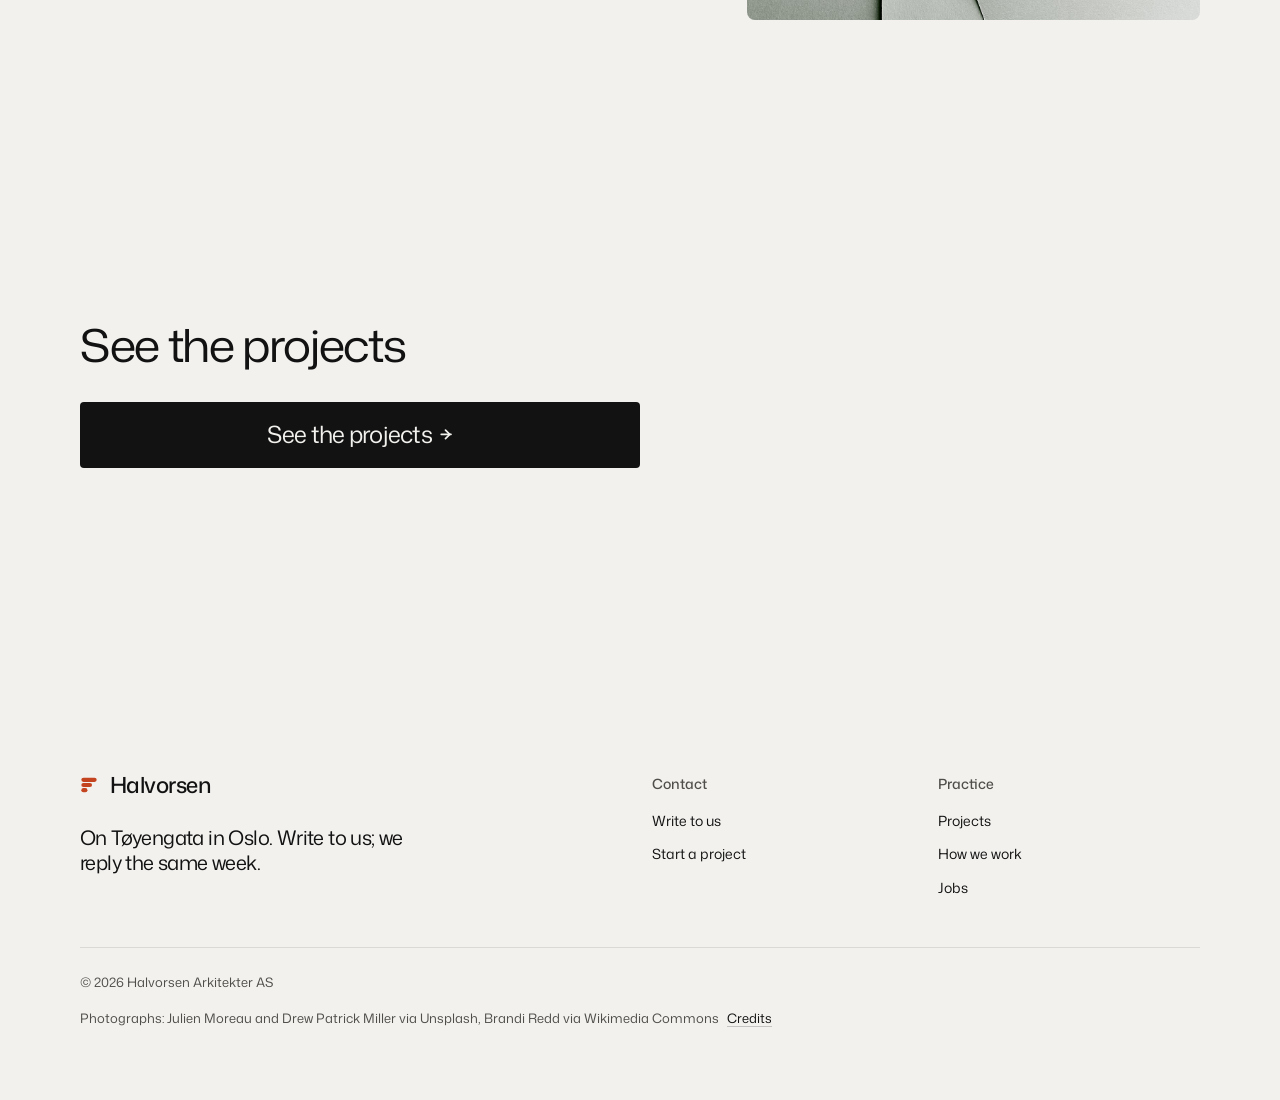
<file: assets/layout/hero-editorial.html>
<!doctype html>
<!-- layout v4 demo: hero-editorial (references/layout-v4.md, heroes.json "editorial"). type: service. fonts: mona (letters: wdth). -->
<html lang="en" data-type="service" data-radius="sharp" data-ground="sky" data-buttons="tonal">
<head>
<meta charset="utf-8">
<meta name="viewport" content="width=device-width, initial-scale=1">
<meta name="site-kind" content="other">
<title>Halvorsen Arkitekter: schools and libraries in Oslo</title>
<meta name="description" content="A practice of 24 architects in Oslo. 31 schools and 9 libraries in timber and brick since 2004.">
<link rel="preconnect" href="https://fonts.googleapis.com"><link rel="preconnect" href="https://fonts.gstatic.com" crossorigin>
<link href="https://fonts.googleapis.com/css2?family=Mona+Sans:wdth,wght@75..125,200..900&display=swap" rel="stylesheet">
<link rel="stylesheet" href="../system.css">
<link rel="stylesheet" href="../ui/cards.css">
<link rel="stylesheet" href="layout.css">
<style>
:root {
  --p-bg: #f2f1ee; --p-surface: #e6e5e1; --p-ink: #121212; --p-muted: #4f4e4a;
  --p-accent: #c4441f; --p-accent-ink: #ffffff; --p-action: #121212; --p-action-ink: #f2f1ee;
  --p-inv-bg: #121212; --p-inv-surface: #1d1d1c; --p-inv-ink: #f2f1ee; --p-inv-muted: #a9a8a3;
  --p-inv-accent: #ee7a52; --p-inv-accent-ink: #121212; --p-inv-action: #f2f1ee; --p-inv-action-ink: #121212;
  --font-display: "Mona Sans", system-ui, sans-serif; --font-text: "Mona Sans", system-ui, sans-serif;
  --display-weight: 400; --display-tracking: -0.03em; --display-tracking-xl: -0.04em; --display-stretch: 108%; --ly-scale: .94;
}
.model__photo { position: relative; overflow: hidden; border-radius: var(--r-lg); height: min(600px, var(--ly-fit)); }
.model__photo img { position: absolute; inset: 0; width: 100%; height: 100%; object-fit: cover; }
.steps-n > li { grid-template-columns: 56px minmax(0, 1fr) auto; }
.steps-n .rows__n { grid-row: 1 / span 2; font: 600 var(--t-small)/1.6 var(--font-text); color: var(--muted); font-variant-numeric: tabular-nums; }
.steps-n .rows__value { grid-column: 3; color: var(--muted); }
.steps-n > li > p { grid-column: 2; }
@media (max-width: 1023px) { .model__photo { height: auto; aspect-ratio: 4 / 3; margin-top: var(--s-7); } }
@media (max-width: 479px) { .steps-n > li { grid-template-columns: 32px minmax(0, 1fr) auto; } }
</style>
</head>
<body>
<header class="nav">
  <div class="wrap nav__bar">
    <a class="nav__logo" href="#top"><span class="mark" data-mark="stack" aria-hidden="true"></span>Halvorsen</a>
    <nav class="nav__links" aria-label="Main">
      <div class="nav__item">
        <a class="nav__link" href="#model">Projects <svg class="chev" viewBox="0 0 12 12" aria-hidden="true"><path d="M3 4.5l3 3 3-3" fill="none" stroke="currentColor" stroke-width="1.5" stroke-linecap="round" stroke-linejoin="round"/></svg></a>
        <div class="nav__menu">
          <div class="wrap grid">
            <div class="menu-col span-3"><p class="t-label">Building</p><a href="#model">Schools<span>31 since 2004</span></a><a href="#model">Libraries<span>9, three under way</span></a><a href="#model">Housing<span>Timber blocks for co-ops</span></a></div>
            <div class="menu-col span-3"><p class="t-label">Practice</p><a href="#model">How we work<span>Four stages, one team</span></a><a href="#model">People<span>24 architects, 3 engineers</span></a></div>
          </div>
        </div>
      </div>
      <div class="nav__item"><a class="nav__link" href="#model">Practice</a></div>
      <div class="nav__item"><a class="nav__link" href="#model">Writing</a></div>
      <div class="nav__item"><a class="nav__link" href="#talk">Jobs</a></div>
    </nav>
    <div class="nav__actions">
      <a class="nav__link" href="#talk">Norsk</a>
      <a class="btn btn--primary" href="#talk">Talk to us</a>
    </div>
    <button class="nav__toggle" type="button" aria-expanded="false" aria-label="Menu"><svg width="18" height="18" viewBox="0 0 18 18" aria-hidden="true"><path d="M2 5h14M2 13h14" stroke="currentColor" stroke-width="1.6" stroke-linecap="round"/></svg></button>
  </div>
</header>

<main id="top">
  <section class="hero hero--editorial" data-enter aria-labelledby="hero-h">
    <div class="wrap"><div class="hero-text hero__in">
      <h1 id="hero-h" data-ly-letters="wdth" aria-label="We design schools and libraries">We design <span class="ly-pic" style="--w: 2.1em; --ly-pos: 50% 70%" aria-hidden="true"><img src="img/photo-1081.jpg" alt="" fetchpriority="high"></span> schools and <span class="ly-pic" style="--w: 1.7em; --d: .55s; --ly-pos: 50% 78%" aria-hidden="true"><img src="img/photo-949.jpg" alt=""></span> libraries</h1>
      <div class="grid hero__foot">
        <p class="hero__lead span-6">Halvorsen is a practice of 24 architects in Oslo. Since 2004 we have built 31 schools and 9 libraries in timber and brick, most of them for the city.</p>
        <div class="btn-row span-4 start-9"><a class="btn btn--primary" href="#model">See the projects</a><a class="btn btn--secondary" href="#talk">Talk to us</a></div>
      </div>
    </div></div>
  </section>

  <section class="section" id="model" aria-labelledby="model-h">
    <div class="wrap grid grid--middle">
      <div class="span-6">
        <div class="section-head">
          <h2 id="model-h">Every building starts as a card model. <span class="muted">The school sees it before we draw a line.</span></h2>
        </div>
        <ol class="rows steps-n">
          <li><span class="rows__n">01</span><span class="rows__name">Brief with the people who will use it</span><span class="rows__value">4 weeks</span><p>Teachers, librarians, caretakers and pupils, in their building.</p></li>
          <li><span class="rows__n">02</span><span class="rows__name">Card models, three of them</span><span class="rows__value">6 weeks</span><p>One picked, two kept for the parts people liked.</p></li>
          <li><span class="rows__n">03</span><span class="rows__name">Drawings and the planning application</span><span class="rows__value">5 months</span></li>
          <li><span class="rows__n">04</span><span class="rows__name">On site every week until the keys</span><span class="rows__value">14 to 22 months</span></li>
        </ol>
      </div>
      <div class="span-5 start-8">
        <div class="model__photo"><img src="img/photo-c823.jpg" alt="Overlapping sheets of pale grey-green card scattered at angles, seen from above" loading="lazy"></div>
      </div>
    </div>
  </section>
</main>

<footer class="footer closing" id="talk" aria-labelledby="close-h">
  <div class="wrap">
    <div class="closing__cta close--type">
      <div class="section-head"><h2 id="close-h">See the projects</h2></div>
      <a class="btn btn--primary btn--xl" href="#model">See the projects<svg class="m-arrow" viewBox="0 0 12 12" aria-hidden="true"><path class="m-arrow__stem" d="M1 6h8"/><path class="m-arrow__head" d="M4.5 2.5 8 6l-3.5 3.5"/></svg></a>
    </div>
    <div class="closing__links">
      <div class="grid">
        <div class="span-6 stack-5">
          <a class="nav__logo" href="#top"><span class="mark" data-mark="stack" aria-hidden="true"></span>Halvorsen</a>
          <p class="footer__lede">On Tøyengata in Oslo. Write to us; we reply the same week.</p>
        </div>
        <div class="span-3 start-7 footer__col"><h4>Contact</h4><ul><li><a href="mailto:post@halvorsen.example">Write to us</a></li><li><a href="mailto:post@halvorsen.example?subject=New%20project">Start a project</a></li></ul></div>
        <div class="span-3 footer__col"><h4>Practice</h4><ul><li><a href="#model">Projects</a></li><li><a href="#model">How we work</a></li><li><a href="#talk">Jobs</a></li></ul></div>
      </div>
      <div class="footer__legal">
        <span>&copy; 2026 Halvorsen Arkitekter AS</span>
        <details class="credits"><summary>Photographs: Julien Moreau and Drew Patrick Miller via Unsplash, Brandi Redd via Wikimedia Commons</summary><p>Building corner by Julien Moreau and a white atrium under a skylight by Drew Patrick Miller (Unsplash License); card sheets by Brandi Redd (CC0), via Wikimedia Commons.</p></details>
      </div>
    </div>
  </div>
</footer>
<script type="module" src="../system.js"></script>
<script type="module" src="layout.js"></script>
</body>
</html>
</file>
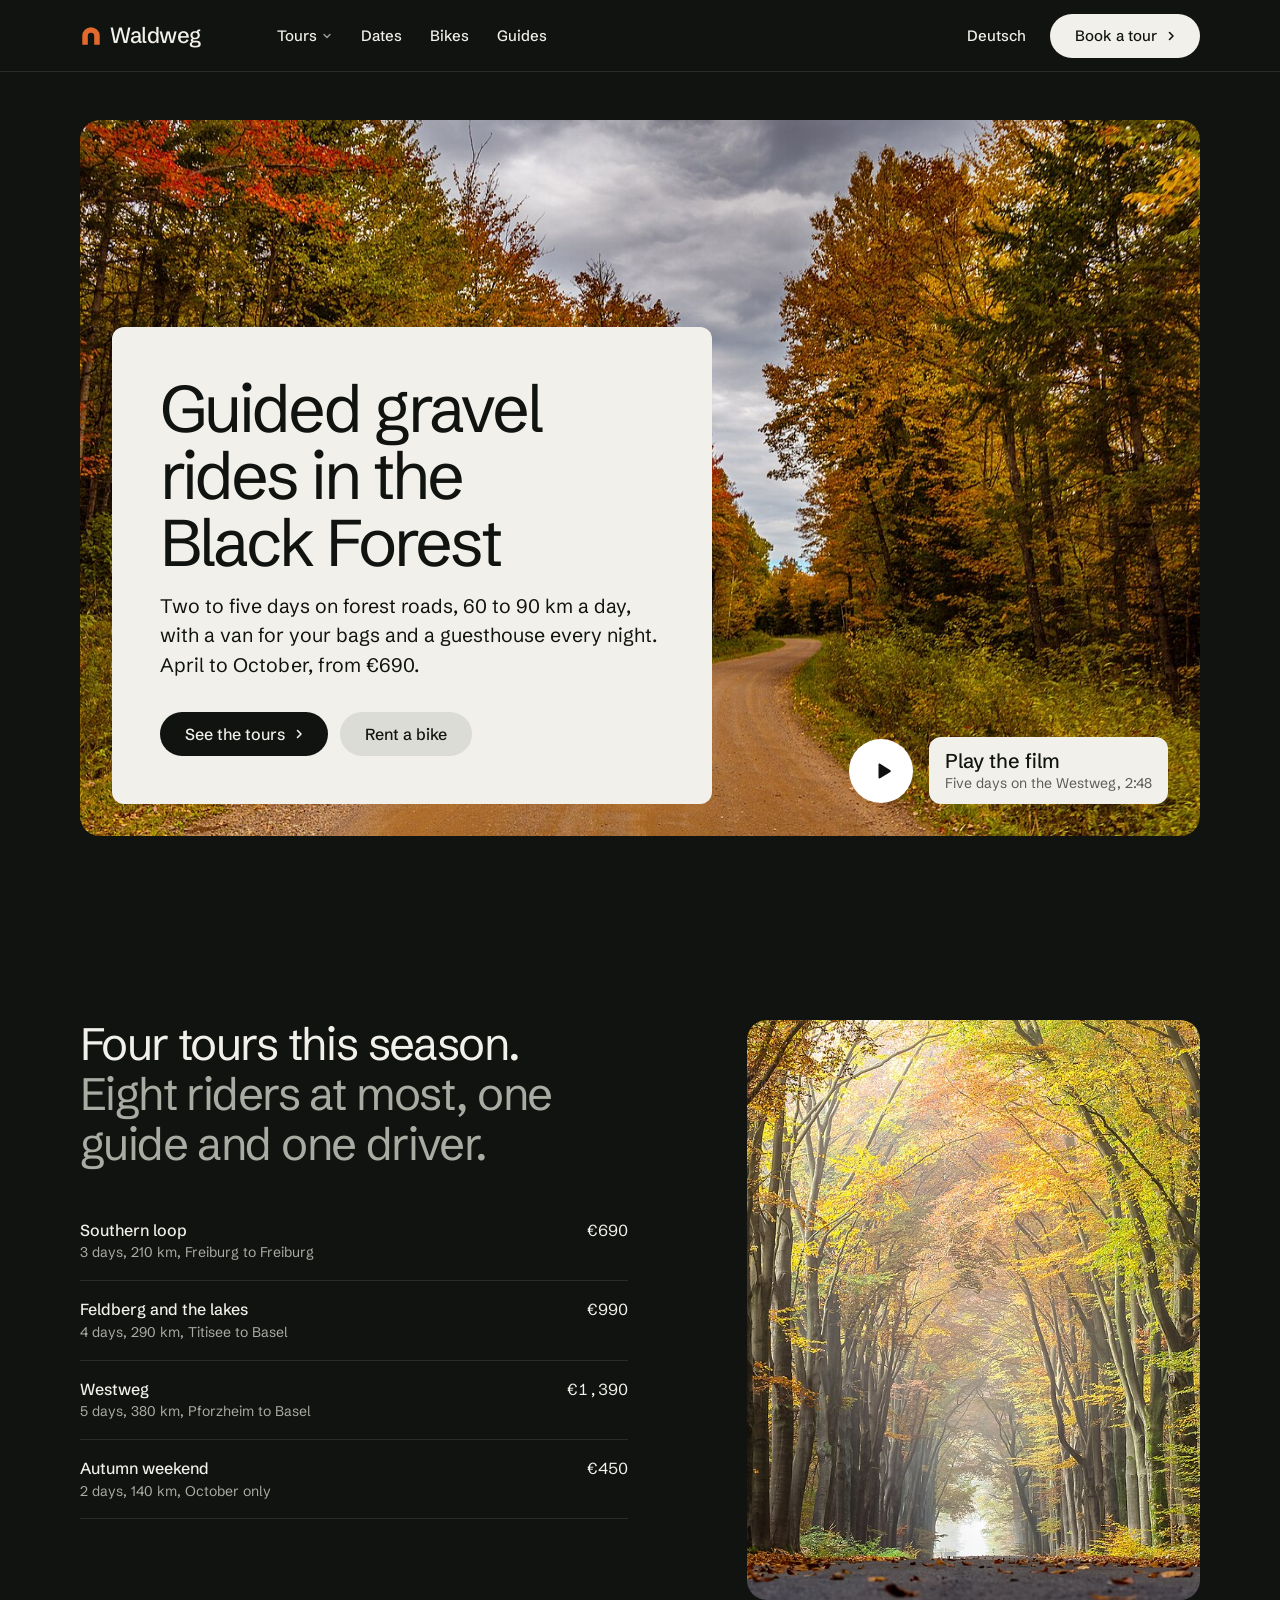
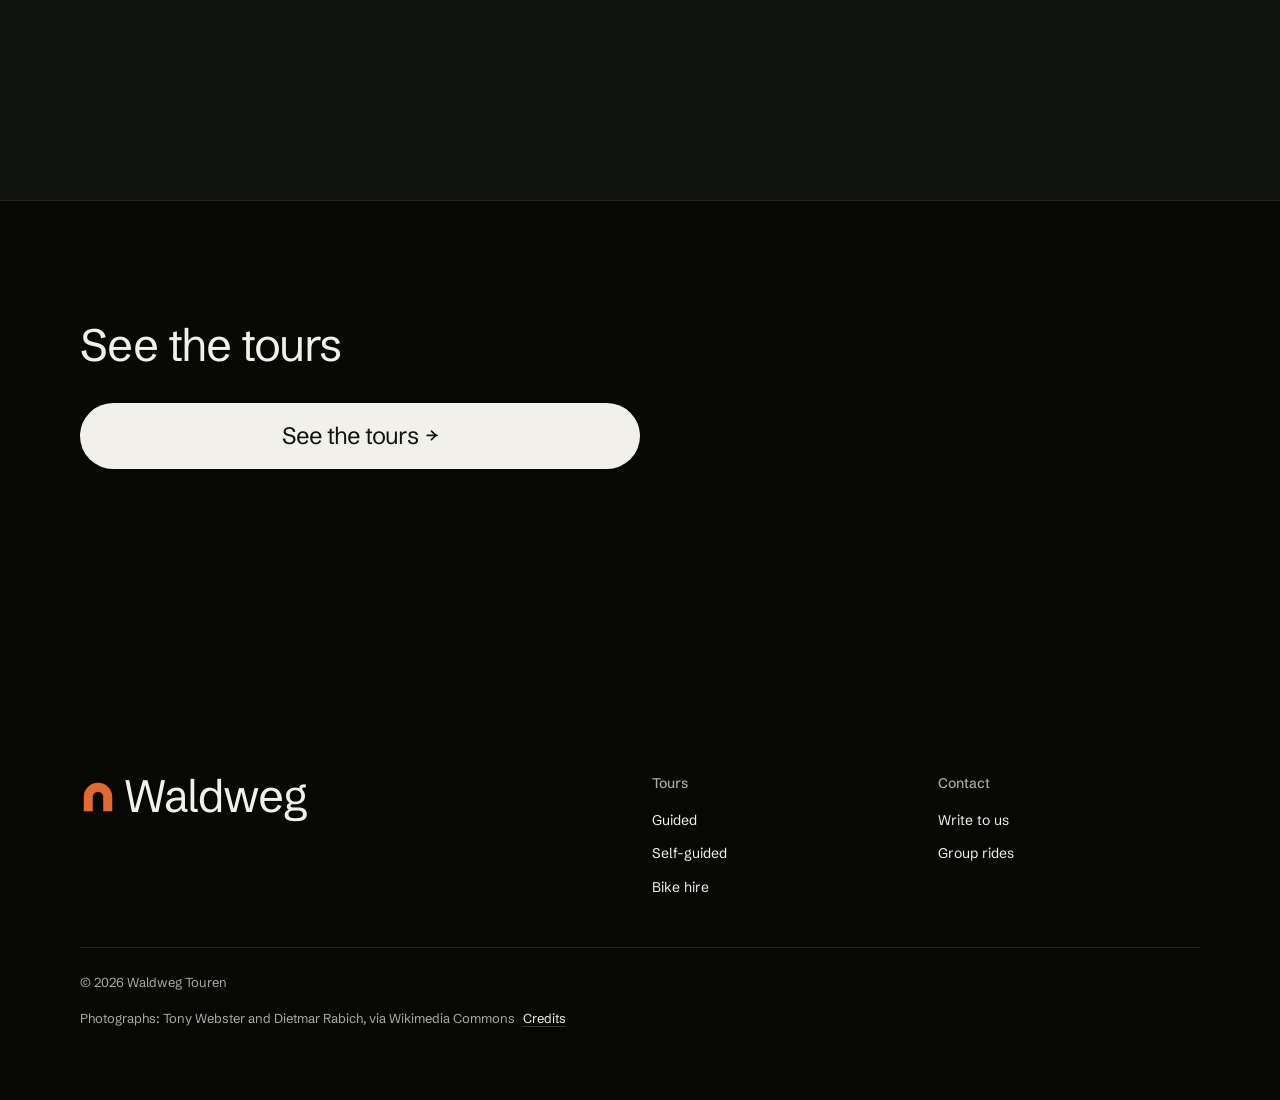
<file: assets/layout/hero-film.html>
<!doctype html>
<!-- layout v4 demo: hero-film (references/layout-v4.md, heroes.json "film"). type: service. fonts: schibsted. dark page. -->
<html lang="en" data-type="service" data-radius="soft" data-ground="sage" data-buttons="pill">
<head>
<meta charset="utf-8">
<meta name="viewport" content="width=device-width, initial-scale=1">
<meta name="site-kind" content="other">
<title>Waldweg Touren: guided gravel rides in the Black Forest</title>
<meta name="description" content="Two- to five-day guided gravel tours in the Black Forest, with a van for your bags and a guesthouse every night. From €690.">
<link rel="preconnect" href="https://fonts.googleapis.com"><link rel="preconnect" href="https://fonts.gstatic.com" crossorigin>
<link href="https://fonts.googleapis.com/css2?family=Schibsted+Grotesk:wght@400..900&display=swap" rel="stylesheet">
<link rel="stylesheet" href="../system.css">
<link rel="stylesheet" href="../ui/cards.css">
<link rel="stylesheet" href="layout.css">
<style>
:root {
  --p-bg: #111310; --p-surface: #1b1e1a; --p-ink: #f1f0ea; --p-muted: #a9aca3;
  --p-accent: #e4692f; --p-accent-ink: #111310; --p-action: #f1f0ea; --p-action-ink: #111310;
  --p-inv-bg: #f1f0ea; --p-inv-surface: #e5e3da; --p-inv-ink: #111310; --p-inv-muted: #5a5d55;
  --p-inv-accent: #b9471a; --p-inv-accent-ink: #ffffff; --p-inv-action: #111310; --p-inv-action-ink: #f1f0ea;
  --font-display: "Schibsted Grotesk", system-ui, sans-serif; --font-text: "Schibsted Grotesk", system-ui, sans-serif;
  --display-weight: 400; --display-tracking: -0.035em; --display-tracking-xl: -0.045em; --ly-scale: .98;
}
.tours__photo { position: relative; overflow: hidden; border-radius: var(--r-lg); height: min(580px, var(--ly-fit)); }
.tours__photo img { position: absolute; inset: 0; width: 100%; height: 100%; object-fit: cover; object-position: 50% 60%; }
.tour-rows .rows__name small { display: block; font-weight: 400; color: var(--muted); font-size: var(--t-small); }
@media (max-width: 1023px) { .tours__photo { height: auto; aspect-ratio: 4 / 5; margin-top: var(--s-7); } }
</style>
</head>
<body>
<header class="nav">
  <div class="wrap nav__bar">
    <a class="nav__logo" href="#top"><span class="mark" data-mark="arc" aria-hidden="true"></span>Waldweg</a>
    <nav class="nav__links" aria-label="Main">
      <div class="nav__item">
        <a class="nav__link" href="#tours">Tours <svg class="chev" viewBox="0 0 12 12" aria-hidden="true"><path d="M3 4.5l3 3 3-3" fill="none" stroke="currentColor" stroke-width="1.5" stroke-linecap="round" stroke-linejoin="round"/></svg></a>
        <div class="nav__menu">
          <div class="wrap grid">
            <div class="menu-col span-3"><p class="t-label">Guided</p><a href="#tours">Westweg, five days<span>380 km, from €1,390</span></a><a href="#tours">Southern loop, three days<span>210 km, from €690</span></a></div>
            <div class="menu-col span-3"><p class="t-label">On your own</p><a href="#tours">Self-guided routes<span>GPX, rooms and bag transfer</span></a><a href="#tours">Bike hire<span>Gravel bikes, sizes S to XL</span></a></div>
          </div>
        </div>
      </div>
      <div class="nav__item"><a class="nav__link" href="#tours">Dates</a></div>
      <div class="nav__item"><a class="nav__link" href="#tours">Bikes</a></div>
      <div class="nav__item"><a class="nav__link" href="#tours">Guides</a></div>
    </nav>
    <div class="nav__actions">
      <a class="nav__link" href="#tours">Deutsch</a>
      <a class="btn btn--primary" href="#tours">Book a tour</a>
    </div>
    <button class="nav__toggle" type="button" aria-expanded="false" aria-label="Menu"><svg width="18" height="18" viewBox="0 0 18 18" aria-hidden="true"><path d="M2 5h14M2 13h14" stroke="currentColor" stroke-width="1.6" stroke-linecap="round"/></svg></button>
  </div>
</header>

<main id="top">
  <section class="hero hero--film" data-enter aria-labelledby="hero-h">
    <div class="wrap"><div class="hero-text hero__in">
      <div class="hero__media hero__fill">
        <img src="img/photo-d540.jpg" alt="An orange gravel road bending through autumn forest under a stormy grey sky" style="--ly-pos: 50% 58%; --ly-pos-phone: 58% 50%" fetchpriority="high">
        <div class="hero__over">
          <div>
            <h1 id="hero-h">Guided gravel rides in the Black Forest</h1>
            <p class="hero__lead">Two to five days on forest roads, 60 to 90 km a day, with a van for your bags and a guesthouse every night. April to October, from €690.</p>
            <div class="btn-row"><a class="btn btn--primary" href="#tours">See the tours</a><a class="btn btn--secondary" href="#tours">Rent a bike</a></div>
          </div>
          <a class="ly-play" href="#tours">
            <span class="ly-play__disc"><svg viewBox="0 0 18 18" aria-hidden="true"><path d="M4.5 2.6v12.8c0 .8.9 1.3 1.6.9l10.3-6.4c.6-.4.6-1.3 0-1.7L6.1 1.7c-.7-.4-1.6.1-1.6.9Z" fill="currentColor"/></svg></span>
            <span class="ly-play__label">Play the film<small>Five days on the Westweg, 2:48</small></span>
          </a>
        </div>
      </div>
    </div></div>
  </section>

  <section class="section" id="tours" aria-labelledby="tours-h">
    <div class="wrap grid grid--middle">
      <div class="span-6">
        <div class="section-head">
          <h2 id="tours-h">Four tours this season. <span class="muted">Eight riders at most, one guide and one driver.</span></h2>
        </div>
        <ul class="rows tour-rows">
          <li><span class="rows__name">Southern loop<small>3 days, 210 km, Freiburg to Freiburg</small></span><span class="rows__value">€690</span></li>
          <li><span class="rows__name">Feldberg and the lakes<small>4 days, 290 km, Titisee to Basel</small></span><span class="rows__value">€990</span></li>
          <li><span class="rows__name">Westweg<small>5 days, 380 km, Pforzheim to Basel</small></span><span class="rows__value">€1,390</span></li>
          <li><span class="rows__name">Autumn weekend<small>2 days, 140 km, October only</small></span><span class="rows__value">€450</span></li>
        </ul>
      </div>
      <div class="span-5 start-8">
        <div class="tours__photo"><img src="img/photo-d534.jpg" alt="A forest lane under an arch of golden autumn beeches, with soft mist and leaves on the road" loading="lazy"></div>
      </div>
    </div>
  </section>
</main>

<footer class="footer closing footer--dark ground-inverse" aria-labelledby="close-h">
  <div class="wrap">
    <div class="closing__cta close--type">
      <div class="section-head"><h2 id="close-h">See the tours</h2></div>
      <a class="btn btn--primary btn--xl" href="#tours">See the tours<svg class="m-arrow" viewBox="0 0 12 12" aria-hidden="true"><path class="m-arrow__stem" d="M1 6h8"/><path class="m-arrow__head" d="M4.5 2.5 8 6l-3.5 3.5"/></svg></a>
    </div>
    <div class="closing__links">
      <div class="grid">
        <div class="span-6 stack-5">
          <a class="footer__mark" href="#top"><span class="mark" data-mark="arc" aria-hidden="true"></span>Waldweg</a>
        </div>
        <div class="span-3 start-7 footer__col"><h4>Tours</h4><ul><li><a href="#tours">Guided</a></li><li><a href="#tours">Self-guided</a></li><li><a href="#tours">Bike hire</a></li></ul></div>
        <div class="span-3 footer__col"><h4>Contact</h4><ul><li><a href="mailto:ride@waldweg.example">Write to us</a></li><li><a href="#top">Group rides</a></li></ul></div>
      </div>
      <div class="footer__legal">
        <span>&copy; 2026 Waldweg Touren</span>
        <details class="credits"><summary>Photographs: Tony Webster and Dietmar Rabich, via Wikimedia Commons</summary><p>Gravel road in autumn by Tony Webster (CC BY 2.0); beech lane by Dietmar Rabich (CC BY-SA 4.0); both via Wikimedia Commons.</p></details>
      </div>
    </div>
  </div>
</footer>
<script type="module" src="../system.js"></script>
<script type="module" src="layout.js"></script>
</body>
</html>
</file>
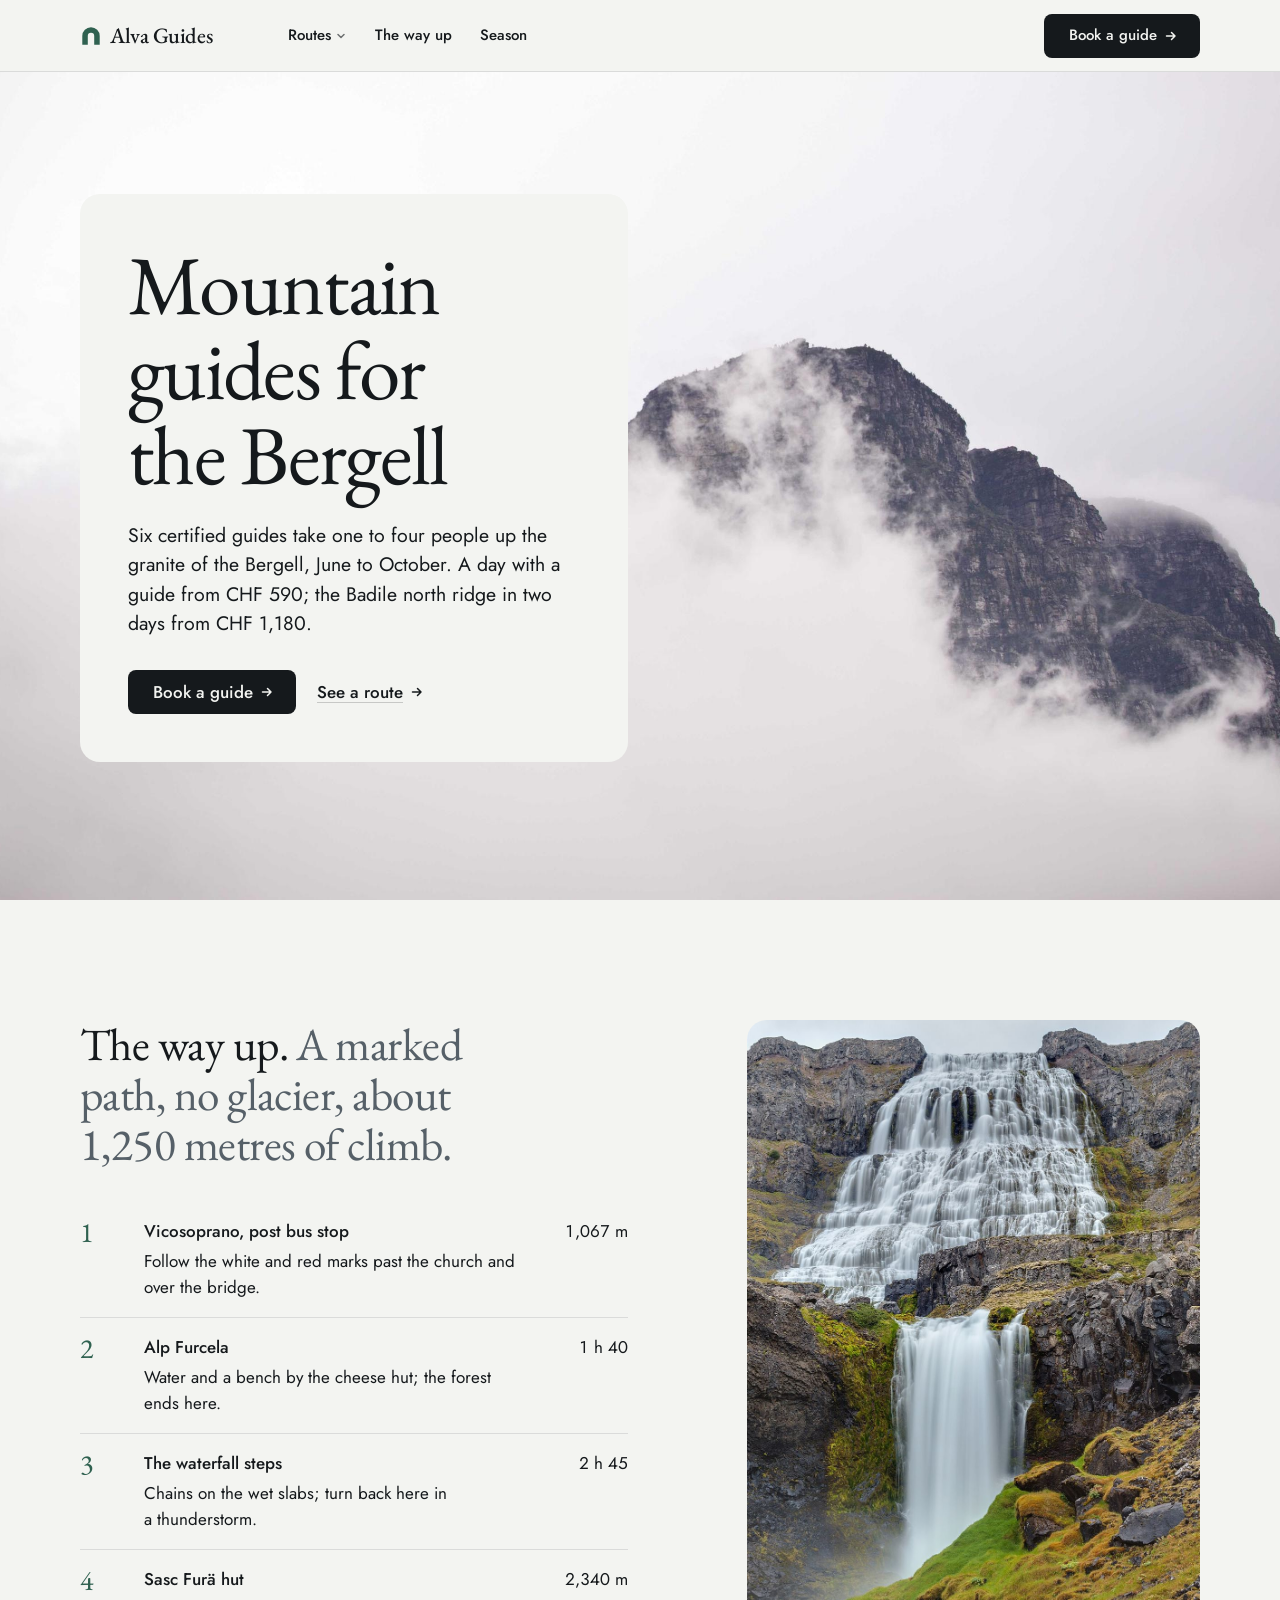
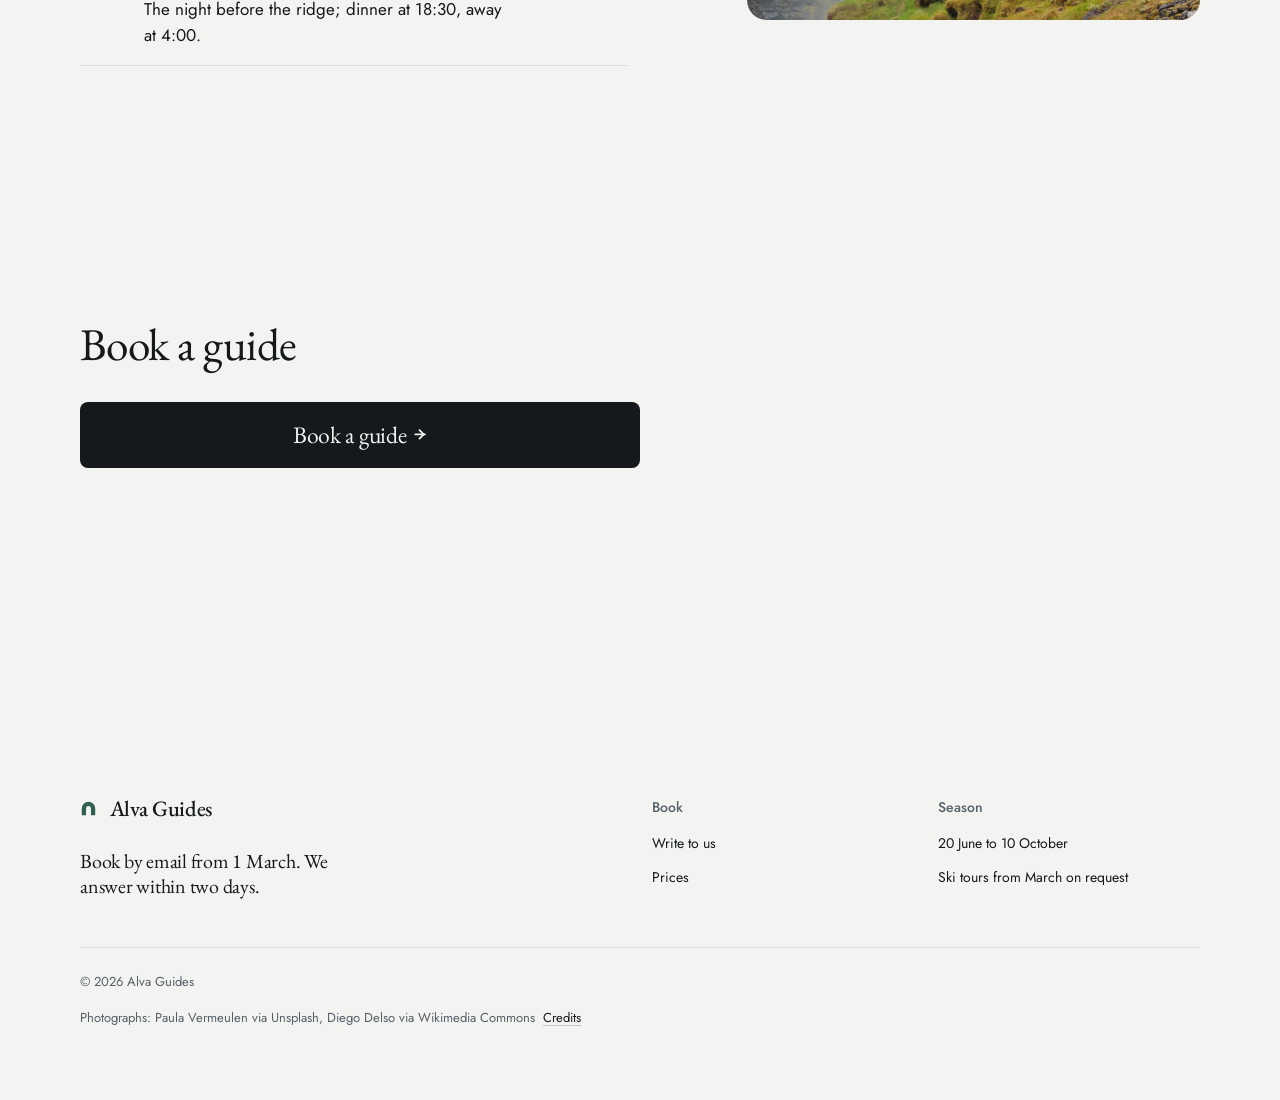
<file: assets/layout/hero-photo.html>
<!doctype html>
<!-- layout v4 demo: hero-photo (references/layout-v4.md, heroes.json "photo"). type: service. fonts: garamond. nav: float. -->
<html lang="en" data-type="service" data-radius="soft" data-ground="sky" data-buttons="arrow">
<head>
<meta charset="utf-8">
<meta name="viewport" content="width=device-width, initial-scale=1">
<meta name="site-kind" content="other">
<title>Alva Guides: mountain guides in the Bergell</title>
<meta name="description" content="Certified mountain guides in the Bergell: guided climbs and high routes for one to four people, June to October, from CHF 590 a day.">
<link rel="preconnect" href="https://fonts.googleapis.com"><link rel="preconnect" href="https://fonts.gstatic.com" crossorigin>
<link href="https://fonts.googleapis.com/css2?family=EB+Garamond:wght@400..700&family=Jost:wght@400..500&display=swap" rel="stylesheet">
<link rel="stylesheet" href="../system.css">
<link rel="stylesheet" href="../ui/cards.css">
<link rel="stylesheet" href="layout.css">
<style>
:root {
  --p-bg: #f3f4f1; --p-surface: #e7e9e4; --p-ink: #15191c; --p-muted: #566068;
  --p-accent: #2f6150; --p-accent-ink: #ffffff; --p-action: #15191c; --p-action-ink: #f3f4f1;
  --p-inv-bg: #15191c; --p-inv-surface: #1f2428; --p-inv-ink: #f3f4f1; --p-inv-muted: #a9b1b7;
  --p-inv-accent: #8cc0a8; --p-inv-accent-ink: #15191c; --p-inv-action: #f3f4f1; --p-inv-action-ink: #15191c;
  --font-display: "EB Garamond", Georgia, serif; --font-text: "Jost", system-ui, sans-serif;
  --display-weight: 400; --display-tracking: -0.012em; --display-tracking-xl: -0.02em; --ly-scale: 1.12; --t-body: 17px;
}
.way__photo { position: relative; overflow: hidden; border-radius: var(--r-lg); height: min(600px, var(--ly-fit)); }
.way__photo img { position: absolute; inset: 0; width: 100%; height: 100%; object-fit: cover; object-position: 50% 40%; }
.legs { counter-reset: leg; }
.legs > li { grid-template-columns: 40px minmax(0, 1fr) auto; }
.legs > li::before { counter-increment: leg; content: counter(leg); grid-row: 1 / span 2; font: 400 var(--t-h3)/1 var(--font-display); color: var(--accent); }
.legs .rows__value { grid-column: 3; }
.legs > li > p { grid-column: 2; }
@media (max-width: 1023px) { .way__photo { height: auto; aspect-ratio: 4 / 3; margin-top: var(--s-7); } }
</style>
</head>
<body>
<header class="nav">
  <div class="wrap nav__bar">
    <a class="nav__logo" href="#top"><span class="mark" data-mark="arc" aria-hidden="true"></span>Alva Guides</a>
    <nav class="nav__links" aria-label="Main">
      <div class="nav__item">
        <a class="nav__link" href="#way">Routes <svg class="chev" viewBox="0 0 12 12" aria-hidden="true"><path d="M3 4.5l3 3 3-3" fill="none" stroke="currentColor" stroke-width="1.5" stroke-linecap="round" stroke-linejoin="round"/></svg></a>
        <div class="nav__menu">
          <div class="wrap grid">
            <div class="menu-col span-4"><p class="t-label">Climbs</p><a href="#way">Badile north ridge<span>Two days, from CHF 1,180</span></a><a href="#way">Cengalo south face<span>One day, from CHF 590</span></a></div>
            <div class="menu-col span-4"><p class="t-label">Walks</p><a href="#way">High route in five days<span>Hut to hut, from CHF 2,400</span></a><a href="#way">A first climb<span>For two, from CHF 690</span></a></div>
          </div>
        </div>
      </div>
      <div class="nav__item"><a class="nav__link" href="#way">The way up</a></div>
      <div class="nav__item"><a class="nav__link" href="#season">Season</a></div>
    </nav>
    <div class="nav__actions">
      <a class="btn btn--primary" href="#book">Book a guide</a>
    </div>
    <button class="nav__toggle" type="button" aria-expanded="false" aria-label="Menu"><svg width="18" height="18" viewBox="0 0 18 18" aria-hidden="true"><path d="M2 5h14M2 13h14" stroke="currentColor" stroke-width="1.6" stroke-linecap="round"/></svg></button>
  </div>
</header>

<main id="top">
  <section class="hero hero--photo" data-enter data-calm="left" aria-labelledby="hero-h">
    <img class="hero__bg" src="img/photo-465.jpg" alt="A dark rocky peak rising out of thick white cloud" style="--ly-pos: 50% 50%; --ly-pos-phone: 80% 50%" fetchpriority="high">
    <div class="wrap"><div class="hero-text">
      <div class="hero__text">
        <h1 id="hero-h">Mountain guides for the Bergell</h1>
        <p class="hero__lead">Six certified guides take one to four people up the granite of the Bergell, June to October. A day with a guide from CHF 590; the Badile north ridge in two days from CHF 1,180.</p>
        <div class="btn-row"><a class="btn btn--primary" href="#book">Book a guide</a><a class="btn btn--secondary" href="#way">See a route</a></div>
      </div>
      <dl class="hero__facts" id="season">
        <div><dt>Guides</dt><dd>Six, IFMGA certified</dd></div>
        <div><dt>Season</dt><dd>20 June to 10 October</dd></div>
        <div><dt>Group</dt><dd>One to four people</dd></div>
        <div><dt>Meet</dt><dd>Vicosoprano, 6:00</dd></div>
      </dl>
    </div></div>
  </section>

  <section class="section" id="way" aria-labelledby="way-h">
    <div class="wrap grid grid--middle">
      <div class="span-6">
        <div class="section-head">
          <h2 id="way-h">The way up. <span class="muted">A marked path, no glacier, about 1,250 metres of climb.</span></h2>
        </div>
        <ol class="rows legs">
          <li><span class="rows__name">Vicosoprano, post bus stop</span><span class="rows__value">1,067 m</span><p>Follow the white and red marks past the church and over the bridge.</p></li>
          <li><span class="rows__name">Alp Furcela</span><span class="rows__value">1 h 40</span><p>Water and a bench by the cheese hut; the forest ends here.</p></li>
          <li><span class="rows__name">The waterfall steps</span><span class="rows__value">2 h 45</span><p>Chains on the wet slabs; turn back here in a thunderstorm.</p></li>
          <li><span class="rows__name">Sasc Furä hut</span><span class="rows__value">2,340 m</span><p>The night before the ridge; dinner at 18:30, away at 4:00.</p></li>
        </ol>
      </div>
      <div class="span-5 start-8">
        <div class="way__photo"><img src="img/photo-c400.jpg" alt="A waterfall spreading over dark basalt steps above a mossy slope" loading="lazy"></div>
      </div>
    </div>
  </section>
</main>

<footer class="footer closing" id="book" aria-labelledby="close-h">
  <div class="wrap">
    <div class="closing__cta close--type">
      <div class="section-head"><h2 id="close-h">Book a guide</h2></div>
      <a class="btn btn--primary btn--xl" href="#book">Book a guide<svg class="m-arrow" viewBox="0 0 12 12" aria-hidden="true"><path class="m-arrow__stem" d="M1 6h8"/><path class="m-arrow__head" d="M4.5 2.5 8 6l-3.5 3.5"/></svg></a>
    </div>
    <div class="closing__links">
      <div class="grid">
        <div class="span-6 stack-5">
          <a class="nav__logo" href="#top"><span class="mark" data-mark="arc" aria-hidden="true"></span>Alva Guides</a>
          <p class="footer__lede">Book by email from 1 March. We answer within two days.</p>
        </div>
        <div class="span-3 start-7 footer__col"><h4>Book</h4><ul><li><a href="mailto:book@alva-guides.example">Write to us</a></li><li><a href="#book">Prices</a></li></ul></div>
        <div class="span-3 footer__col"><h4>Season</h4><ul><li>20 June to 10 October</li><li>Ski tours from March on request</li></ul></div>
      </div>
      <div class="footer__legal">
        <span>&copy; 2026 Alva Guides</span>
        <details class="credits"><summary>Photographs: Paula Vermeulen via Unsplash, Diego Delso via Wikimedia Commons</summary><p>Peak in cloud by Paula Vermeulen (Unsplash License); waterfall by Diego Delso (CC BY-SA 4.0), via Wikimedia Commons.</p></details>
      </div>
    </div>
  </div>
</footer>
<script type="module" src="../system.js"></script>
<script type="module" src="layout.js"></script>
</body>
</html>
</file>
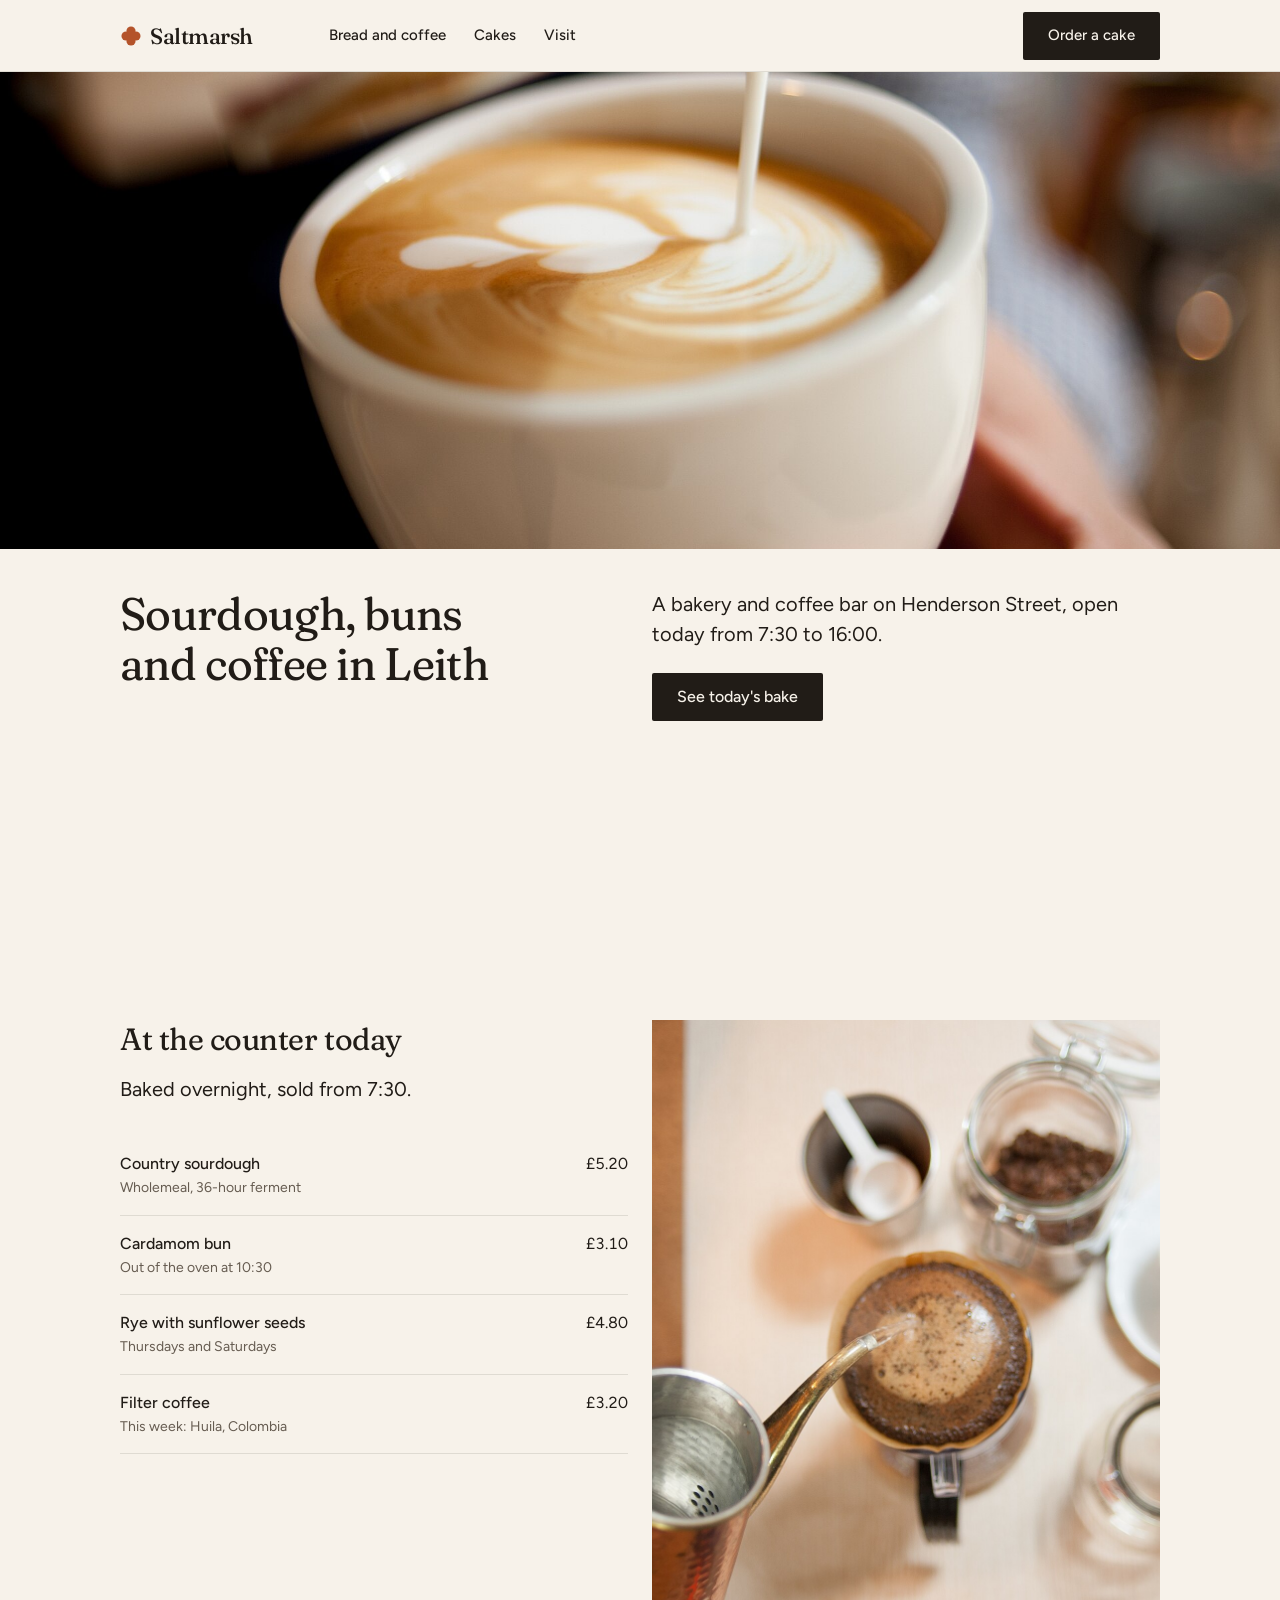
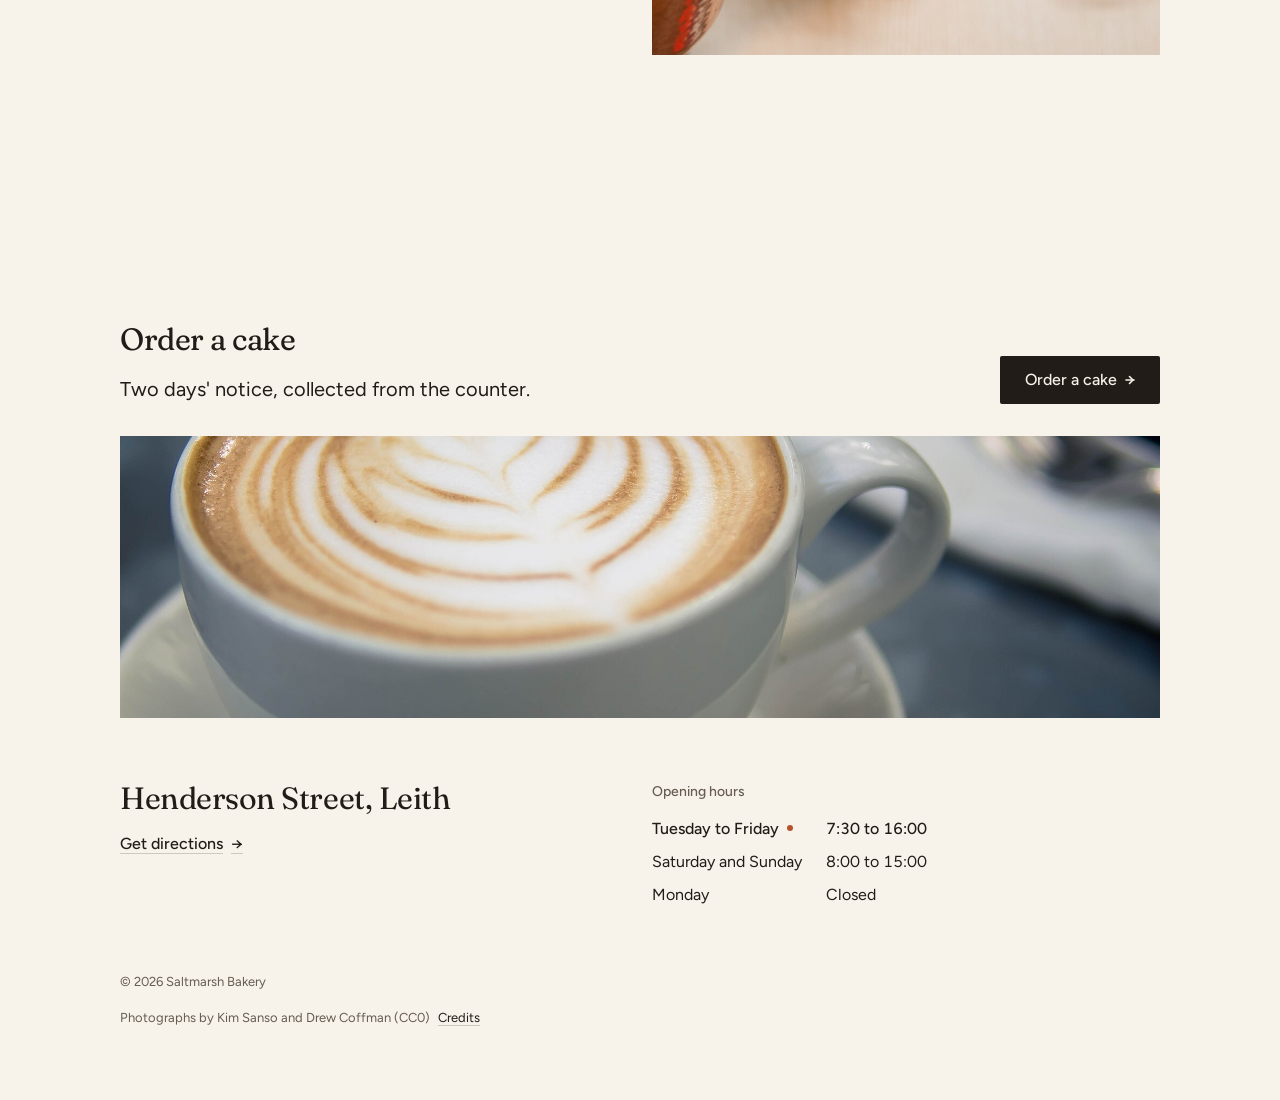
<file: assets/layout/hero-place.html>
<!doctype html>
<!-- layout v4 demo: hero-place (heroes.json "place"): local-business Recipe 3, the only place hero, never dealt
     (ST-53, PH-47, PH-81). The client's photograph full-bleed under the header with nothing on it; the h1 on
     columns 1-6 under it, the sub-line and one button from the split line. type: place. fonts: fraunces. -->
<html lang="en" data-type="place" data-radius="sharp" data-ground="sand" data-buttons="block">
<head>
<meta charset="utf-8">
<meta name="viewport" content="width=device-width, initial-scale=1, viewport-fit=cover">
<title>Saltmarsh Bakery: sourdough, buns and coffee in Leith</title>
<meta name="description" content="A bakery and coffee bar on Henderson Street, Leith. Bread from 7:30, coffee from our own roast, cakes to order.">
<meta name="site-kind" content="other"><meta name="page-type" content="place"><meta name="page-kind" content="place">
<link rel="preconnect" href="https://fonts.googleapis.com"><link rel="preconnect" href="https://fonts.gstatic.com" crossorigin>
<link href="https://fonts.googleapis.com/css2?family=Fraunces:opsz,wght,SOFT,WONK@9..144,400..500,0..100,0..1&family=Figtree:wght@400..600&display=swap" rel="stylesheet">
<link rel="stylesheet" href="../system.css">
<link rel="stylesheet" href="../ui/cards.css">
<link rel="stylesheet" href="layout.css">
<style>
:root {
  --p-bg: #f7f2ea; --p-surface: #eee5d7; --p-ink: #211c17; --p-muted: #665c51;
  --p-accent: #b4532a; --p-accent-ink: #ffffff; --p-action: #211c17; --p-action-ink: #f7f2ea;
  --p-inv-bg: #211c17; --p-inv-surface: #2d2620; --p-inv-ink: #f7f2ea; --p-inv-muted: #b9ad9e;
  --p-inv-accent: #e08a5c; --p-inv-accent-ink: #211c17; --p-inv-action: #f7f2ea; --p-inv-action-ink: #211c17;
  --font-display: "Fraunces", Georgia, serif; --font-text: "Figtree", system-ui, sans-serif;
  --display-weight: 400; --display-tracking: -0.015em; --display-axes: 'SOFT' 70, 'WONK' 0;
}
.rows .rows__name small { display: block; font-weight: 400; color: var(--muted); font-size: var(--t-small); }
</style>
</head>
<body>
<header class="nav">
  <div class="wrap nav__bar">
    <a class="nav__logo" href="#top"><span class="mark" data-mark="petal" aria-hidden="true"></span>Saltmarsh</a>
    <nav class="nav__links" aria-label="Main">
      <div class="nav__item"><a class="nav__link" href="#counter">Bread and coffee</a></div>
      <div class="nav__item"><a class="nav__link" href="#contact">Cakes</a></div>
      <div class="nav__item"><a class="nav__link" href="#contact">Visit</a></div>
    </nav>
    <div class="nav__actions">
      <a class="btn btn--primary" href="#contact">Order a cake</a>
    </div>
    <button class="nav__toggle" type="button" aria-expanded="false" aria-label="Menu"><svg width="18" height="18" viewBox="0 0 18 18" aria-hidden="true"><path d="M2 5h14M2 13h14" stroke="currentColor" stroke-width="1.6" stroke-linecap="round"/></svg></button>
  </div>
</header>

<main id="top">
  <section class="hero hero--place" data-enter aria-labelledby="hero-h">
    <img class="hero__bg" data-phone-fill src="img/photo-c8.jpg" alt="Milk poured into a cup of latte art, held in one hand, in warm light" style="--ly-pos: 50% 52%" fetchpriority="high">
    <div class="wrap"><div class="hero-text">
      <div class="hero__text">
        <h1 id="hero-h">Sourdough, buns and coffee in Leith</h1>
        <p class="hero__lead">A bakery and coffee bar on Henderson Street, open today from 7:30 to 16:00.</p>
        <div class="btn-row"><a class="btn btn--primary" href="#counter">See today's bake</a></div>
      </div>
    </div></div>
  </section>

  <section class="section" id="counter" aria-labelledby="counter-h">
    <div class="wrap grid grid--top">
      <div class="span-6">
        <div class="section-head">
          <h2 id="counter-h">At the counter today</h2>
          <p>Baked overnight, sold from 7:30.</p>
        </div>
        <ul class="rows">
          <li><span class="rows__name">Country sourdough<small>Wholemeal, 36-hour ferment</small></span><span class="rows__value">£5.20</span></li>
          <li><span class="rows__name">Cardamom bun<small>Out of the oven at 10:30</small></span><span class="rows__value">£3.10</span></li>
          <li><span class="rows__name">Rye with sunflower seeds<small>Thursdays and Saturdays</small></span><span class="rows__value">£4.80</span></li>
          <li><span class="rows__name">Filter coffee<small>This week: Huila, Colombia</small></span><span class="rows__value">£3.20</span></li>
        </ul>
      </div>
      <figure class="pl-photo pl-photo--end span-6 start-7" style="--pl-r: .8"><img src="img/photo-c96.jpg" alt="Hot water poured from a copper kettle into a pour-over dripper on a pale table" loading="lazy"></figure>
    </div>
  </section>
</main>

<footer class="footer closing footer--visit" id="contact" aria-labelledby="close-h">
  <div class="wrap">
    <div class="closing__cta close--photo">
      <div class="section-head--split">
        <div><h2 id="close-h">Order a cake</h2><p class="t-lead">Two days' notice, collected from the counter.</p></div>
        <a class="btn btn--primary" href="mailto:cakes@saltmarsh.example">Order a cake<svg class="m-arrow" viewBox="0 0 12 12" aria-hidden="true"><path class="m-arrow__stem" d="M1 6h8"/><path class="m-arrow__head" d="M4.5 2.5 8 6l-3.5 3.5"/></svg></a>
      </div>
      <div class="close__media"><img src="img/photo-c7.jpg" alt="Rosetta latte art in a white cup on a grey slate table" loading="lazy" style="--pos: 50% 45%"></div>
    </div>
    <div class="closing__links">
      <div class="grid">
        <div class="span-6 stack-4">
          <address class="footer__address">Henderson Street, Leith</address>
          <p><a class="link" href="https://www.openstreetmap.org/search?query=Henderson%20Street%20Leith">Get directions</a></p>
        </div>
        <div class="span-6 start-7 stack-4">
          <h4>Opening hours</h4>
          <dl class="hours" data-tz="Europe/London"><dt data-days="tue-fri">Tuesday to Friday</dt><dd>7:30 to 16:00</dd><dt data-days="sat,sun">Saturday and Sunday</dt><dd>8:00 to 15:00</dd><dt data-days="mon">Monday</dt><dd>Closed</dd></dl>
        </div>
      </div>
      <div class="footer__legal">
        <span>&copy; 2026 Saltmarsh Bakery</span>
        <details class="credits"><summary>Photographs by Kim Sanso and Drew Coffman (CC0)</summary><p>Latte pour and pour-over by Kim Sanso (CC0); latte art by Drew Coffman (CC0).</p></details>
      </div>
    </div>
  </div>
</footer>
<nav class="actionbar" aria-label="Quick actions">
  <a class="btn btn--secondary" href="https://www.openstreetmap.org/search?query=Henderson%20Street%20Leith">Directions</a>
  <a class="btn btn--primary" href="mailto:cakes@saltmarsh.example">Order a cake</a>
</nav>
<script type="module" src="../system.js"></script>
<script type="module" src="layout.js"></script>
</body>
</html>
</file>
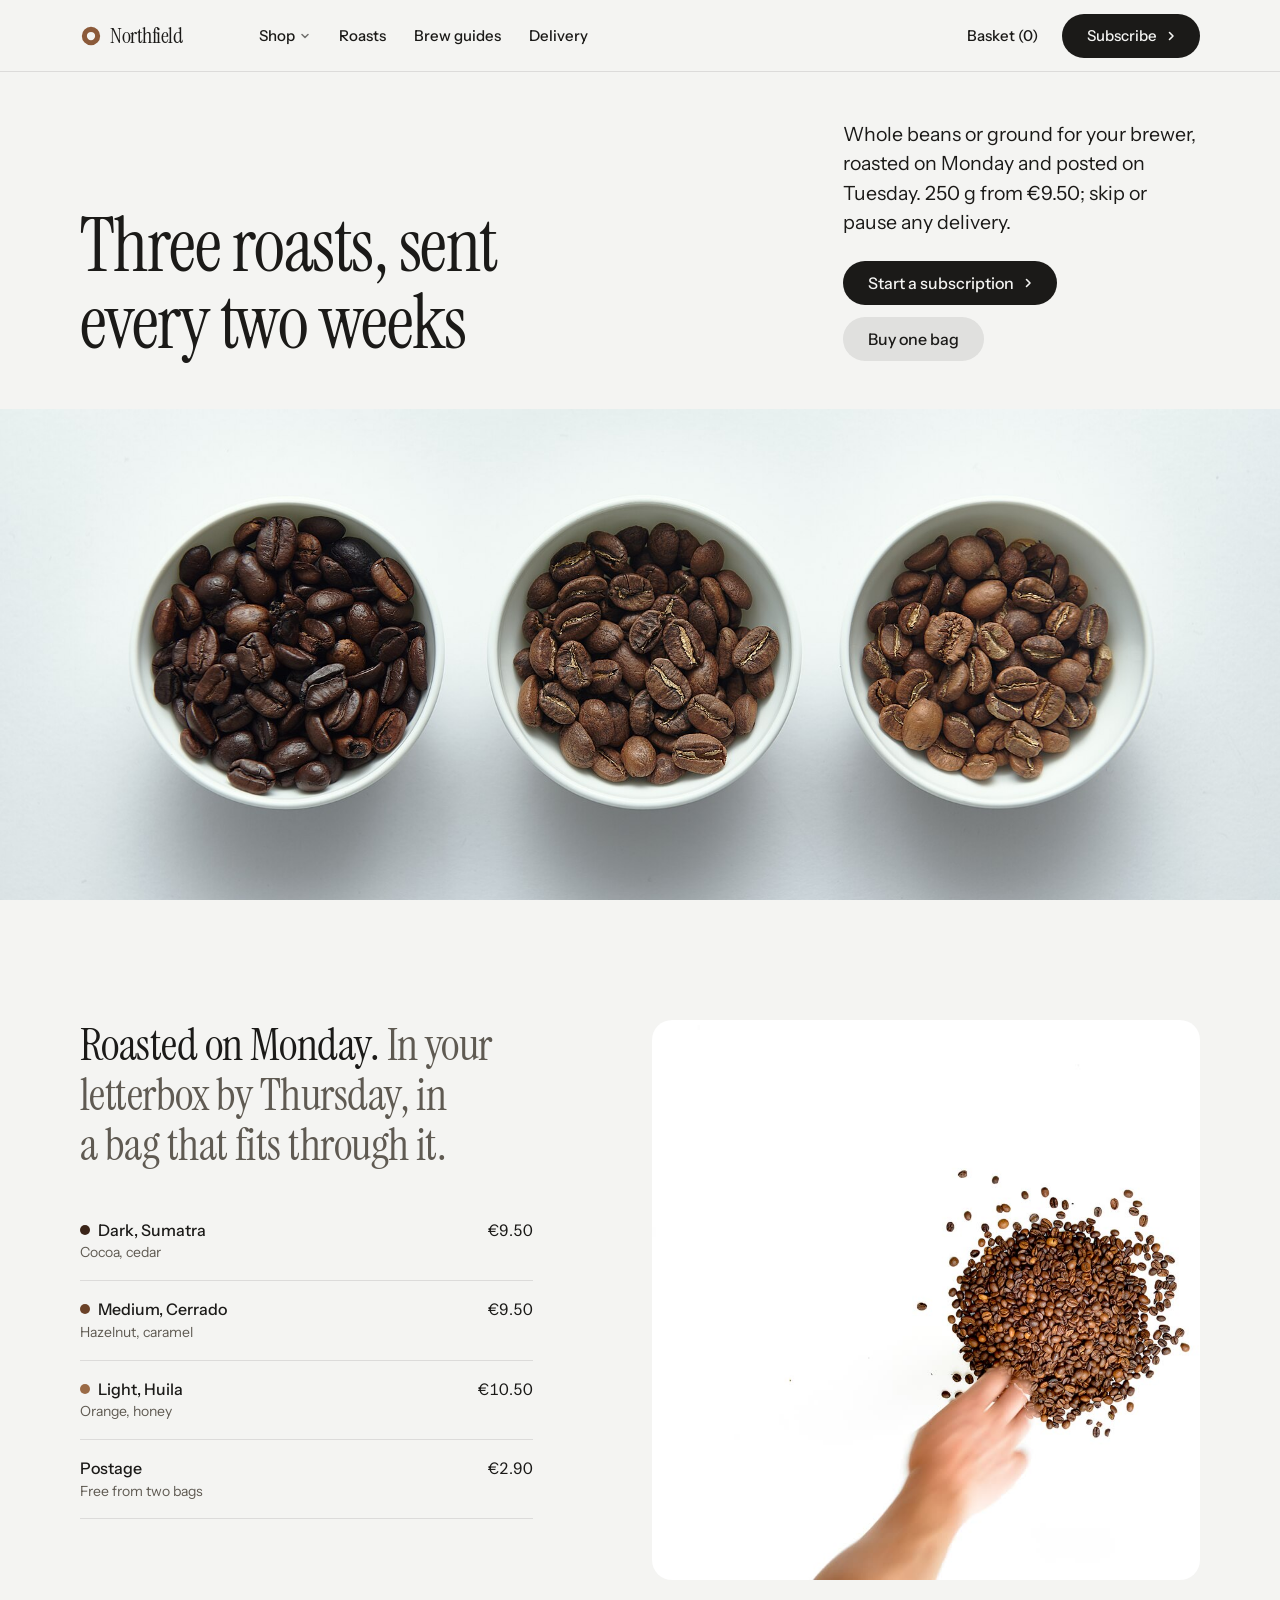
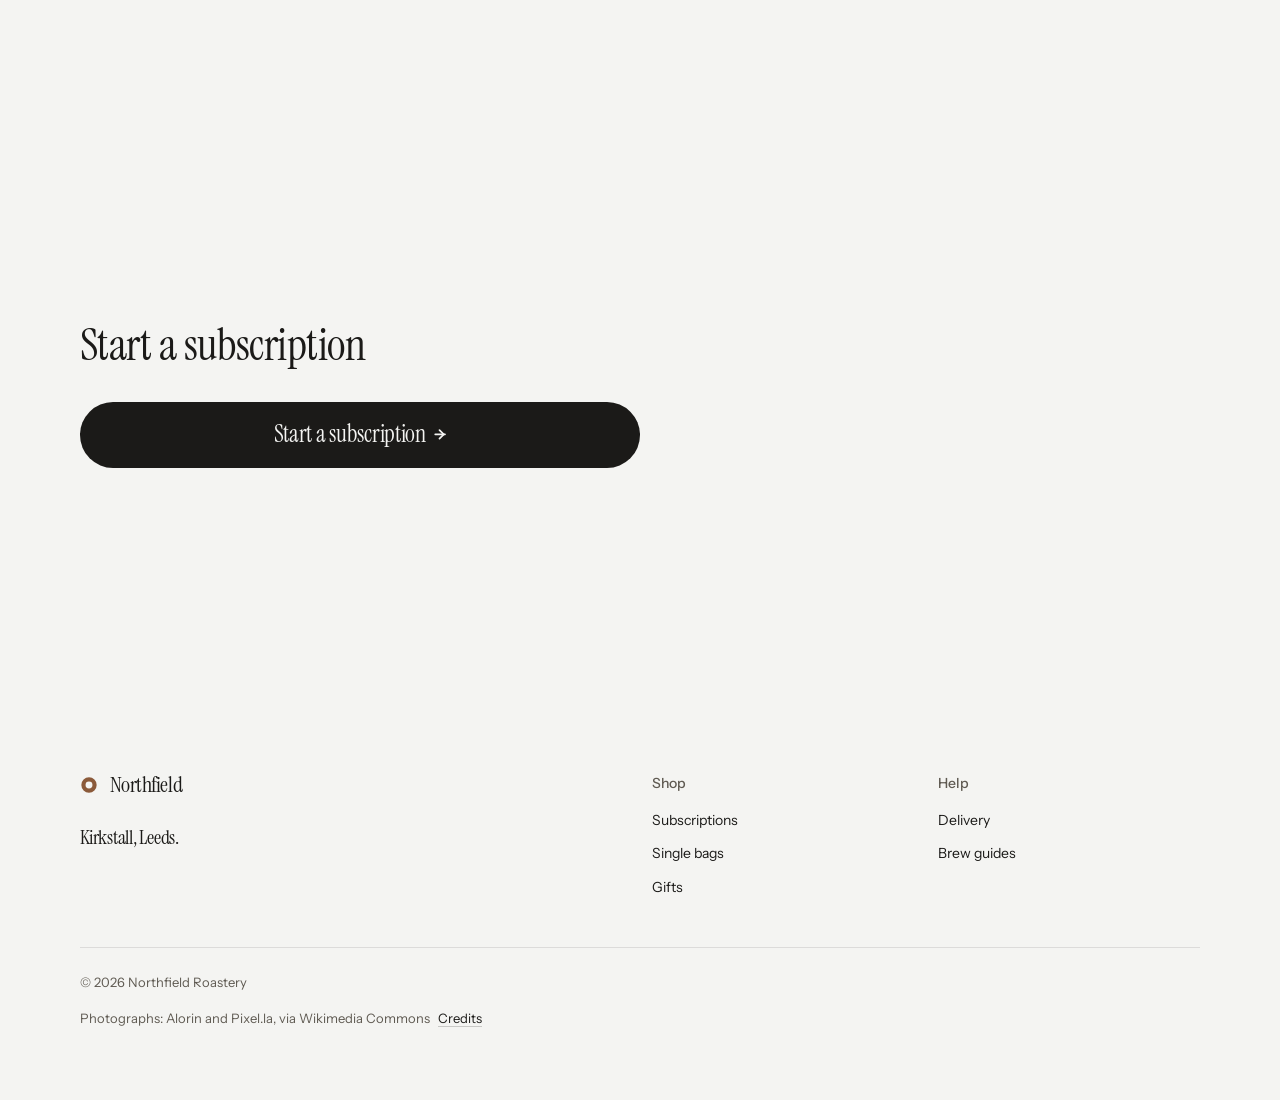
<file: assets/layout/hero-product.html>
<!doctype html>
<!-- layout v4 demo: hero-product (references/layout-v4.md, heroes.json "product"). type: product. fonts: instrument-serif. photo: a product line on a plain ground. -->
<html lang="en" data-type="product" data-radius="soft" data-ground="sand" data-buttons="pill">
<head>
<meta charset="utf-8">
<meta name="viewport" content="width=device-width, initial-scale=1">
<meta name="site-kind" content="other">
<title>Northfield Roastery: three roasts of coffee beans</title>
<meta name="description" content="Coffee beans by subscription: three roasts, roasted on Monday and posted on Tuesday. 250 g from €9.50.">
<link rel="preconnect" href="https://fonts.googleapis.com"><link rel="preconnect" href="https://fonts.gstatic.com" crossorigin>
<link href="https://fonts.googleapis.com/css2?family=Instrument+Serif&family=Instrument+Sans:wdth,wght@75..100,400..700&display=swap" rel="stylesheet">
<link rel="stylesheet" href="../system.css">
<link rel="stylesheet" href="../ui/cards.css">
<link rel="stylesheet" href="layout.css">
<style>
:root {
  --p-bg: #f4f4f2; --p-surface: #e9e9e6; --p-ink: #1b1a18; --p-muted: #5f5a52;
  --p-accent: #8b5a3a; --p-accent-ink: #ffffff; --p-action: #1b1a18; --p-action-ink: #f4f4f2;
  --p-inv-bg: #1b1a18; --p-inv-surface: #262421; --p-inv-ink: #f4f4f2; --p-inv-muted: #b0a99e;
  --p-inv-accent: #d39a74; --p-inv-accent-ink: #1b1a18; --p-inv-action: #f4f4f2; --p-inv-action-ink: #1b1a18;
  --font-display: "Instrument Serif", Georgia, serif; --font-text: "Instrument Sans", system-ui, sans-serif;
  --display-weight: 400; --display-tracking: -0.012em; --display-tracking-xl: -0.02em; --ly-scale: 1.12;
}
.use__photo { position: relative; overflow: hidden; border-radius: var(--r-lg); height: min(560px, var(--ly-fit)); }
.use__photo img { position: absolute; inset: 0; width: 100%; height: 100%; object-fit: cover; object-position: 70% 50%; }
.roast { display: inline-block; width: 10px; height: 10px; border-radius: 50%; margin-right: var(--s-2); vertical-align: 1px; }
.rows .rows__name small { display: block; font-weight: 400; color: var(--muted); font-size: var(--t-small); }
@media (max-width: 639px) { .hero--product .hero__stage { aspect-ratio: 4 / 3; } }
@media (max-width: 1023px) { .use__photo { height: auto; aspect-ratio: 4 / 3; margin-top: var(--s-7); } }
</style>
</head>
<body>
<header class="nav">
  <div class="wrap nav__bar">
    <a class="nav__logo" href="#top"><span class="mark" data-mark="ring" aria-hidden="true"></span>Northfield</a>
    <nav class="nav__links" aria-label="Main">
      <div class="nav__item">
        <a class="nav__link" href="#use">Shop <svg class="chev" viewBox="0 0 12 12" aria-hidden="true"><path d="M3 4.5l3 3 3-3" fill="none" stroke="currentColor" stroke-width="1.5" stroke-linecap="round" stroke-linejoin="round"/></svg></a>
        <div class="nav__menu">
          <div class="wrap grid">
            <div class="menu-col span-3"><p class="t-label">Subscribe</p><a href="#use">Every two weeks<span>250 g or 500 g a delivery</span></a><a href="#use">As a gift<span>Three, six or twelve months</span></a></div>
            <div class="menu-col span-3"><p class="t-label">Single bags</p><a href="#use">The three roasts<span>From €9.50 for 250 g</span></a><a href="#use">Decaf<span>Sugar-cane process, Colombia</span></a></div>
          </div>
        </div>
      </div>
      <div class="nav__item"><a class="nav__link" href="#use">Roasts</a></div>
      <div class="nav__item"><a class="nav__link" href="#use">Brew guides</a></div>
      <div class="nav__item"><a class="nav__link" href="#use">Delivery</a></div>
    </nav>
    <div class="nav__actions">
      <a class="nav__link" href="#use">Basket (0)</a>
      <a class="btn btn--primary" href="#use">Subscribe</a>
    </div>
    <button class="nav__toggle" type="button" aria-expanded="false" aria-label="Menu"><svg width="18" height="18" viewBox="0 0 18 18" aria-hidden="true"><path d="M2 5h14M2 13h14" stroke="currentColor" stroke-width="1.6" stroke-linecap="round"/></svg></button>
  </div>
</header>

<main id="top">
  <section class="hero hero--product" data-enter aria-labelledby="hero-h">
    <div class="wrap"><div class="hero-text hero__in">
      <div class="hero__head">
        <div>
          <h1 id="hero-h">Three roasts, sent every two weeks</h1>
          <p class="hero__lead">Whole beans or ground for your brewer, roasted on Monday and posted on Tuesday. 250 g from €9.50; skip or pause any delivery.</p>
        </div>
        <div class="btn-row"><a class="btn btn--primary" href="#use">Start a subscription</a><a class="btn btn--secondary" href="#use">Buy one bag</a></div>
      </div>
      <div class="hero__stage">
        <img src="img/photo-c70.jpg" alt="Three white bowls of coffee beans in a row, dark, medium and light roast, seen from above" style="--ly-pos: 50% 50%" fetchpriority="high">
      </div>
    </div></div>
  </section>

  <section class="section" id="use" aria-labelledby="use-h">
    <div class="wrap grid grid--middle">
      <div class="span-5">
        <div class="section-head">
          <h2 id="use-h">Roasted on Monday. <span class="muted">In your letterbox by Thursday, in a bag that fits through it.</span></h2>
        </div>
        <ul class="rows">
          <li><span class="rows__name"><span class="roast" style="background:#3a2418" aria-hidden="true"></span>Dark, Sumatra<small>Cocoa, cedar</small></span><span class="rows__value">€9.50</span></li>
          <li><span class="rows__name"><span class="roast" style="background:#6b4228" aria-hidden="true"></span>Medium, Cerrado<small>Hazelnut, caramel</small></span><span class="rows__value">€9.50</span></li>
          <li><span class="rows__name"><span class="roast" style="background:#9a6a46" aria-hidden="true"></span>Light, Huila<small>Orange, honey</small></span><span class="rows__value">€10.50</span></li>
          <li><span class="rows__name">Postage<small>Free from two bags</small></span><span class="rows__value">€2.90</span></li>
        </ul>
      </div>
      <div class="span-6 start-7">
        <div class="use__photo"><img src="img/photo-beans-hand.jpg" alt="A hand reaching for a heap of roasted coffee beans on a white table" loading="lazy"></div>
      </div>
    </div>
  </section>
</main>

<footer class="footer closing" aria-labelledby="close-h">
  <div class="wrap">
    <div class="closing__cta close--type">
      <div class="section-head"><h2 id="close-h">Start a subscription</h2></div>
      <a class="btn btn--primary btn--xl" href="#use">Start a subscription<svg class="m-arrow" viewBox="0 0 12 12" aria-hidden="true"><path class="m-arrow__stem" d="M1 6h8"/><path class="m-arrow__head" d="M4.5 2.5 8 6l-3.5 3.5"/></svg></a>
    </div>
    <div class="closing__links">
      <div class="grid">
        <div class="span-6 stack-5">
          <a class="nav__logo" href="#top"><span class="mark" data-mark="ring" aria-hidden="true"></span>Northfield</a>
          <p class="footer__lede">Kirkstall, Leeds.</p>
        </div>
        <div class="span-3 start-7 footer__col"><h4>Shop</h4><ul><li><a href="#use">Subscriptions</a></li><li><a href="#use">Single bags</a></li><li><a href="#use">Gifts</a></li></ul></div>
        <div class="span-3 footer__col"><h4>Help</h4><ul><li><a href="#use">Delivery</a></li><li><a href="#use">Brew guides</a></li></ul></div>
      </div>
      <div class="footer__legal">
        <span>&copy; 2026 Northfield Roastery</span>
        <details class="credits"><summary>Photographs: Alorin and Pixel.la, via Wikimedia Commons</summary><p>Three bowls of beans by Alorin (CC BY 4.0); beans and hand by www.Pixel.la Free Stock Photos (CC0); both via Wikimedia Commons.</p></details>
      </div>
    </div>
  </div>
</footer>
<script type="module" src="../system.js"></script>
<script type="module" src="layout.js"></script>
</body>
</html>
</file>
<file: assets/system.css>
/*
  taste-skill system.css - the one system for the page. Link it first, then assets/ui/cards.css (the
  feature card, its panel and the fragment placements), then set the palette (--p-*), the fonts and
  the radius set on :root in the page (node scripts/start.mjs prints that block).
  Do not add a second grid, spacing scale, type scale, radius scale, button or card style.
*/

/* ---------------------------------------------------------------- tokens */
:root {
  /* palette (hex only; fx.js reads --bg --surface --ink --muted --accent --accent-ink) */
  --p-bg: #ffffff;
  --p-surface: #f4f4f4;
  --p-ink: #111111;
  --p-muted: #6b6b6b;
  --p-accent: #1a4be0;
  --p-accent-ink: #ffffff;
  --p-action: #1a4be0;      /* buttons, links, focus: the accent, or the ink when the accent is too pale */
  --p-action-ink: #ffffff;
  --p-inv-bg: #111111;
  --p-inv-surface: #1c1c1c;
  --p-inv-ink: #f4f4f4;
  --p-inv-muted: #a3a3a3;
  --p-inv-accent: #ffffff;
  --p-inv-accent-ink: #111111;
  --p-inv-action: #ffffff;
  --p-inv-action-ink: #111111;
  /* the lit ground behind UI and in the closing band (references/cards.md), one per page, tech pages only
     (none on kind other, which is flat): <html data-ground="sand|sky|sage|painting">. system.js gives it to every ground
     that holds UI, on light and dark pages alike; --hue on one panel changes only its accent */
  --ground-bg: #d9ccb7; --ground-surface: #e9e0d2; --ground-ink: #2a2622; --ground-muted: #5a534a; --ground-accent: #a8794a;

  /* fonts */
  --font-display: system-ui, -apple-system, "Segoe UI", sans-serif;
  --font-text: system-ui, -apple-system, "Segoe UI", sans-serif;
  --font-mono: ui-monospace, "SFMono-Regular", Menlo, Consolas, monospace;
  --display-weight: 400;    /* headlines 400; 500 on a tech page (software, gaming, hardware) */
  --display-tracking: -0.025em;

  /* the page rhythm (references/layout-v4.md): one section per screen. The header is fixed and
     --nav tall; every section is padded --padt above and --padb (plus the phone action bar, --bar)
     below, and is exactly one or two screens tall (--h: 1 or 2; --hm on a phone). The hero's words
     start --hgap under the header and its content ends --hpadb above the fold. */
  --nav: 72px;
  --padt: 120px;
  --padb: 72px;
  --hgap: 48px;
  --hpadb: 64px;
  --bar: 0px;
  /* grid: one .wrap (alias .container) for the header, every section and the footer, the same
     --gut on both sides: 1280 wide at x 80-1360 at 1440, 342 at x 24-366 at 390 */
  --container: 1280px;
  --gut: 80px;
  --pad: var(--gut);
  --gutter: 24px;

  /* spacing: 4/8 scale */
  --s-1: 4px;  --s-2: 8px;  --s-3: 12px; --s-4: 16px; --s-5: 24px;
  --s-6: 32px; --s-7: 48px; --s-8: 64px; --s-9: 96px; --s-10: 128px;
  --section: 40px;      /* only a .section outside main (the kit's demo pages); every main > section and
                           footer.closing take --padt and --padb */
  --section-band: 56px; /* the same for an older footer outside footer.closing */
  --head-gap: 48px;     /* the one heading-to-content gap, 32 on a phone (layout.css reads it as --ly-head-gap) */
  --card-pad: 16px;     /* card padding (cards.css sets its own for cards with a panel) */
  --card-gap: 16px;     /* gap between cards */

  /* type scale (the only sizes on the page) */
  --t-label: 13px;
  --t-small: 14px;
  --t-body: 16px;
  --t-lead: 18px;
  --t-card: 18px;
  --t-h3: 24px;
  /* straight lines from the phone size at 390 to the desktop size at 1440 (system.md's table) */
  --t-h2: clamp(30px, 1.72vw + 23.3px, 48px);
  --t-h1: clamp(38px, 3.24vw + 25.4px, 72px);
  /* a big number stays a step under the h2 (VI-11): 38 at 1440, 28 at 390, so it never reads as a
     section heading; a stats row and a price set their own, smaller still */
  --t-stat: clamp(28px, .952vw + 24.29px, 38px);

  /* radius: one scale (soft by default; data-radius on <html> switches it) */
  --r-sm: 8px;  --r-md: 12px; --r-lg: 20px; --r-btn: 8px;

  /* controls (fixed here; a page never adds its own) */
  --btn-h: 44px;
  --btn-h-sm: 36px;
  --nav-h: var(--nav);  /* the older name, kept for the kit's files */
  --icon: 16px;         /* small icons: socials, menu chevrons, mono brand marks */

  /* motion: the one UI ease-out (motion.css --m-ease and ui/base.css --u-ease read it; references/motion.md) */
  --ease: cubic-bezier(.2, .8, .2, 1);
  --dur: 180ms;
}
html[data-radius="sharp"] { --r-sm: 4px; --r-md: 6px;  --r-lg: 8px;  --r-btn: 4px; }
html[data-radius="soft"]  { --r-sm: 8px; --r-md: 12px; --r-lg: 20px; --r-btn: 8px; }
html[data-radius="round"] { --r-sm: 10px; --r-md: 16px; --r-lg: 24px; --r-btn: 999px; }
/* the four lit grounds (references/cards.md); sand is the default above. painting goes with
   painterly-landscape (x.ai's daylight sky over olive hills) */
html[data-ground="sky"]      { --ground-bg: #c6d3df; --ground-surface: #d6e0e9; --ground-ink: #25303a; --ground-muted: #4d5964; --ground-accent: #3f6a92; }
html[data-ground="sage"]     { --ground-bg: #cdd6c6; --ground-surface: #dce3d6; --ground-ink: #262d24; --ground-muted: #535b51; --ground-accent: #6c8e63; }
html[data-ground="painting"] { --ground-bg: #79a8d6; --ground-surface: #a6c4e2; --ground-ink: #16212c; --ground-muted: #273949; --ground-accent: #9c9b3c; }
/* cards.css takes its card and panel radii from this scale */
html[data-radius] .card { --c-r: var(--r-lg); }
html[data-radius] .panel { --p-r: var(--r-md); }

/* a phone: the header 56, the sections padded 96 / 48, the hero's words 40 under the header and its
   content ending 24 above the fold, 24 at both sides, 12 between columns */
@media (max-width: 639px) {
  :root { --nav: 56px; --padt: 96px; --padb: 48px; --hgap: 40px; --hpadb: 24px; --gut: 24px; --gutter: 12px; --card-gap: 12px; --head-gap: 32px; }
}
@media (min-width: 640px) {
  :root { --gut: 48px; --section: 48px; --section-band: 72px; --card-pad: 24px; }
}
@media (min-width: 1024px) {
  :root { --gut: 80px; --section: 56px; --section-band: 96px; --card-gap: 24px;
          --t-lead: 20px; --t-card: 20px; --t-h3: 28px; }
  /* a place (and a local service): the 1200 column at x 120-1320 */
  html[data-type="place"] { --gut: 120px; --container: 1200px; }
}
/* a place (VI-06, ST-96, PH-23): its own smaller type (h1 48/53 and 32/37, h2 32/40 and 24/30, titles
   and the sub-line 20 and 18), the Recipe 3 hero's gap under its photograph (40, 24 on a phone),
   square photographs and cards and 2px buttons, whatever data-radius and data-buttons say */
:root[data-type="place"] {
  --hgap: 40px;
  --t-h1: clamp(32px, 1.524vw + 26.06px, 48px);
  --t-h2: clamp(24px, .762vw + 21px, 32px);
  --t-h3: clamp(20px, .381vw + 18.51px, 24px);
  --r-sm: 2px; --r-md: 0px; --r-lg: 0px; --r-btn: 2px;
}
:root[data-type="place"] :is(h1, .t-h1) { line-height: 1.104; }
:root[data-type="place"] :is(h2, .t-h2) { line-height: 1.25; }
@media (max-width: 639px) {
  :root[data-type="place"] { --hgap: 24px; }
  :root[data-type="place"] :is(h1, .t-h1) { line-height: 1.156; }
}

/* ---------------------------------------------------------------- grounds (at most three) */
:root, .ground-base {
  --bg: var(--p-bg); --surface: var(--p-surface); --ink: var(--p-ink); --muted: var(--p-muted);
  --accent: var(--p-accent); --accent-ink: var(--p-accent-ink); --card: var(--p-surface);
  --action: var(--p-action); --action-ink: var(--p-action-ink);
}
.ground-surface {
  --bg: var(--p-surface); --surface: var(--p-bg); --ink: var(--p-ink); --muted: var(--p-muted);
  --accent: var(--p-accent); --accent-ink: var(--p-accent-ink); --card: var(--p-bg);
  --action: var(--p-action); --action-ink: var(--p-action-ink);
}
.ground-inverse {
  --bg: var(--p-inv-bg); --surface: var(--p-inv-surface); --ink: var(--p-inv-ink); --muted: var(--p-inv-muted);
  --accent: var(--p-inv-accent); --accent-ink: var(--p-inv-accent-ink); --card: var(--p-inv-surface);
  --action: var(--p-inv-action); --action-ink: var(--p-inv-action-ink);
}
:root, .ground-base, .ground-surface, .ground-inverse {
  --line: color-mix(in oklab, var(--ink) 11%, transparent);
  --line-strong: color-mix(in oklab, var(--ink) 20%, transparent);
  /* effects (fx.js) and UI fragments (assets/ui) take the colours of the ground they sit on */
  --fx-bg: var(--bg); --fx-surface: var(--surface); --fx-ink: var(--ink); --fx-muted: var(--muted);
  --fx-accent: var(--accent); --fx-accent-ink: var(--accent-ink);
  --ui-font: var(--font-text); --ui-mono: var(--font-mono); --ui-radius: var(--r-md);
}
.ground-base, .ground-surface, .ground-inverse { background: var(--bg); color: var(--ink); }

/* ---------------------------------------------------------------- base */
*, *::before, *::after { box-sizing: border-box; }
/* an anchor lands on the section's top (the judge's frame): the fixed header covers --nav of its --padt */
html { -webkit-text-size-adjust: 100%; scroll-padding-top: 0; scroll-behavior: auto; margin: 0; }
body {
  margin: 0; background: var(--bg); color: var(--ink);
  font: 400 var(--t-body)/1.55 var(--font-text);
  -webkit-font-smoothing: antialiased; text-rendering: optimizeLegibility; overflow-x: clip;
}
img, svg, video, canvas { display: block; max-width: 100%; }
/* hidden means hidden, also on an img the line above makes a block (a menu tab's photograph, a peek photograph) */
[hidden] { display: none !important; }
img, video { height: auto; }
a { color: inherit; text-decoration: none; }
button { font: inherit; color: inherit; }
h1, h2, h3, h4, p, ul, ol, figure, blockquote { margin: 0; }
ul, ol { padding: 0; list-style: none; }
h1, h2, h3, h4 {
  font-family: var(--font-display); font-weight: var(--display-weight);
  letter-spacing: var(--display-tracking); text-wrap: balance; overflow-wrap: break-word;
  /* a long word (a German compound at 390) breaks at a syllable with a hyphen, in the language of <html lang>;
     only words of 10 letters or more, 4 at least on each side, so a short English heading never breaks */
  hyphens: auto; -webkit-hyphens: auto; hyphenate-limit-chars: 10 4 4;
}
h1, .t-h1 { font-size: var(--t-h1); line-height: 1.04; }
h2, .t-h2 { font-size: var(--t-h2); line-height: 1.1; }
h3, .t-h3 { font-size: var(--t-h3); line-height: 1.2; }
h4, .t-card { font-family: var(--font-text); font-weight: 500; font-size: var(--t-card); line-height: 1.3; letter-spacing: -0.01em; }
p { text-wrap: pretty; }
.t-lead  { font-size: var(--t-lead); line-height: 1.5; }
.t-body  { font-size: var(--t-body); line-height: 1.55; }
.t-small { font-size: var(--t-small); line-height: 1.5; }
.t-label { font-size: var(--t-label); font-weight: 500; line-height: 1.4; letter-spacing: 0.01em; }
.t-stat  { font-family: var(--font-display); font-weight: var(--display-weight); font-size: var(--t-stat);
           line-height: 1; letter-spacing: var(--display-tracking); font-variant-numeric: tabular-nums; }
.muted { color: var(--muted); }
.mono  { font-family: var(--font-mono); }
.measure { max-width: 62ch; }
:focus-visible { outline: 2px solid var(--action); outline-offset: 2px; border-radius: 2px; }
::selection { background: color-mix(in oklab, var(--accent) 30%, transparent); }

/* ---------------------------------------------------------------- grid */
.wrap, .container { width: min(100% - 2 * var(--gut), var(--container)); margin-inline: auto; padding-inline: 0; }
.grid { display: grid; grid-template-columns: repeat(12, minmax(0, 1fr)); column-gap: var(--gutter); row-gap: var(--card-gap); }
.grid > * { min-width: 0; grid-column: 1 / -1; }
.section { padding-block: var(--section); }

/* ---------------------------------------------------------------- one section per screen
   The page is a stack of screens. Framed at scrollY = k x the screen height, a shot shows exactly one
   section: the hero alone on the first screen, every other section (and footer.closing, the close and
   the footer in one) exactly one or two screens tall, its h2 first, --padt under its top. Heights
   and padding do it: no pinning, snapping or script.
     <section class="section" id=".." style="--h: 2">     (2 screens; --hm sets a phone's count alone)
       <div class="wrap"> the h2 first, then the content </div>     (the one in-flow child)
     </section>
   A layer (a full-bleed photograph or ground behind the words) is an <img class="layer" aria-hidden="true">
   beside the .wrap. Content must fit: one screen holds 708px of content at 1440x900 (900 - 120 - 72),
   two hold 1,608 (the second screen's part starts --padt under its top with .g2). From 640 to 1279 a
   section keeps at least its screens and grows past them rather than overlap the next. */
main > :is(section, .section), footer.closing {
  position: relative; box-sizing: border-box;
  height: calc(var(--h, 1) * 100vh); height: calc(var(--h, 1) * 100svh);
  padding: var(--padt) 0 calc(var(--padb) + var(--bar));
}
main > :is(section, .section) > :is(.wrap, .container), footer.closing > .wrap { position: relative; z-index: 1; height: 100%; }
main > :is(section, .section) > :is(.wrap, .container):not(.grid) { display: flex; flex-direction: column; }
/* a .wrap that is the section's grid too (class="wrap grid"): its rows start at the top */
main > :is(section, .section) > :is(.wrap, .container).grid { align-content: start; }
/* .fill: the block that takes what the screen leaves under the heading (a photograph, a frame) */
main > :is(section, .section) > .wrap > .fill { flex: 1 1 0; min-height: 0; }
/* two screens as two groups: row 1 the h2 and the first group, row 2 the rest (no second h2), starting
   --padt under the second screen's top, so the second shot looks like any other section */
main > :is(section, .section).g2, footer.closing.g2 { --h: 2; }
main > :is(section, .section).g2 > :is(.wrap, .container), footer.closing.g2 > .wrap { display: grid; grid-template-rows: minmax(0, 1fr) minmax(0, 1fr); row-gap: calc(var(--padt) + var(--padb) + var(--bar)); }
main > :is(section, .section).g2 > :is(.wrap, .container) > *, footer.closing.g2 > .wrap > * { min-height: 0; align-self: start; }
main > :is(section, .section).g2 > :is(.wrap, .container) > :is(.group, .fill) { align-self: stretch; }
/* a group: one screen's part of a .g2 section (its h2 and first rows, or the rest) */
.group { display: flex; flex-direction: column; min-height: 0; }
/* each screen's card row runs down to that screen's foot (the cards stretch, their panels grow), so
   the second screen of a .g2 is never a short row over an empty ground; both rows end on the same line */
@media (min-width: 1024px) {
  main > :is(section, .section).g2 > .wrap > .grid:last-child,
  main > :is(section, .section).g2 > .wrap > .group > .grid:last-child { align-self: stretch; flex: 1 1 auto; min-height: 0; }
}
.group > .fill { flex: 1 1 0; min-height: 0; }
@media (min-width: 640px) and (max-width: 1279px) {
  main > :is(section, .section):not(.hero, .section--hero), footer.closing {
    height: auto; min-height: calc(var(--h, 1) * 100vh); min-height: calc(var(--h, 1) * 100svh);
  }
  /* the section is a column and its .wrap takes all of it, so a .fill (a photograph, a frame) still
     grows to the section's foot (a min-height percentage would not resolve, leaving it at its least) */
  /* :where() keeps it at no weight, so a page's own phone- or tablet-only hiding (section.desk-only { display: none }) wins */
  :where(main > :is(section, .section):not(.hero, .section--hero), footer.closing) { display: flex; flex-direction: column; }
  main > :is(section, .section):not(.hero, .section--hero) > :is(.wrap, .container), footer.closing > .wrap { flex: 1 0 auto; height: auto; min-height: 0; }
}
/* a phone: lvh (the screen with its bars hidden) for every section but the hero; --hm when stacking
   makes the content taller than the desktop count */
@media (max-width: 639px) {
  /* at least its screens, never less: content a screen cannot hold makes the section taller (the rhythm
     check then asks for --hm: 2 or less content); a fixed height would lay its last rows over the next
     section, the fault the phone shots showed most (a list under the closing heading and its button) */
  main > :is(section, .section):not(.hero, .section--hero), footer.closing {
    height: auto; min-height: calc(var(--hm, var(--h, 1)) * 100vh); min-height: calc(var(--hm, var(--h, 1)) * 100lvh);
  }
  /* one grid row at least the screens tall that grows with the .wrap's content: the .wrap is stretched to
     it, so its .fill and its two groups still share a definite height */
  /* (at no weight, as on the tablet: a page's own section.desk-only { display: none } still hides it) */
  :where(main > :is(section, .section):not(.hero, .section--hero):has(> :is(.wrap, .container)), footer.closing) {
    display: grid; grid-template-columns: minmax(0, 1fr); grid-template-rows: 1fr; grid-auto-rows: auto;
  }
  main > :is(section, .section):not(.hero, .section--hero) > :is(.wrap, .container), footer.closing > .wrap { height: auto; }
  main > :is(section, .section).g2m, footer.closing.g2m { --hm: 2; }
  main > :is(section, .section).g2m > :is(.wrap, .container), footer.closing.g2m > .wrap { display: grid; grid-template-rows: minmax(0, 1fr) minmax(0, 1fr); row-gap: calc(var(--padt) + var(--padb) + var(--bar)); }
  /* stacked in one, the two groups keep the open cards' 32px, so the first group's last panel never meets
     the next card's title */
  main > :is(section, .section).g2:not(.g2m) > :is(.wrap, .container) { display: flex; row-gap: var(--s-6); }
  /* what the two screens leave goes around the second group, so it opens below the header, not on the fold */
  main > :is(section, .section).g2:not(.g2m) > :is(.wrap, .container) > :last-child { margin-block: auto; }
  main > :is(section, .section).g2:not(.g2m) > :is(.wrap, .container) > * { align-self: stretch; }
}
/* a layer: the photograph or ground of a whole section, under its words, edge to edge */
main > :is(section, .section) > :is(img, video, canvas, picture).layer,
footer.closing > :is(img, video, canvas, picture).layer {
  position: absolute; inset: 0; z-index: 0; width: 100%; height: 100%; max-width: none; object-fit: cover; object-position: var(--pos, 50% 50%);
}
main > :is(section, .section) > picture.layer > img { width: 100%; height: 100%; object-fit: cover; }

/* the hero: exactly the first screen, the fixed header over its top. Its words start --hgap under the
   header (--photo adds a full-bleed photograph's height above them on a place); its content ends
   --hpadb above the fold, and nothing of the next section shows, at 1440, 1024, 820 and 390.
     <section class="hero hero--<type>"><div class="wrap"><div class="hero-text"> .. </div>[one strip]</div></section>
   .hero-text holds the whole composition (the words, and the picture or window beside or under them);
   one docked strip (logos, three facts) may follow it, at most 96px, desktop only. */
main > :is(.hero, .section--hero) {
  height: 100vh; height: 100svh; min-height: 0;
  padding: calc(var(--nav) + var(--photo, 0px) + var(--hgap)) 0 calc(var(--hpadb) + var(--bar));
}
:is(.hero, .section--hero) > .wrap { height: 100%; display: grid; grid-template-rows: minmax(0, 1fr) auto; row-gap: var(--s-7); }
:is(.hero, .section--hero) > .wrap > .hero-text { min-height: 0; }
/* a phone: the hero is at least the first screen and grows when a short phone (320x640) cannot hold its
   words, buttons and picture, so nothing of it lies over the next section or under the header */
@media (max-width: 639px) {
  main > :is(.hero, .section--hero) { height: auto; min-height: 100vh; min-height: 100svh; }
  main > :is(.hero, .section--hero):has(> :is(.wrap, .container)) { display: grid; grid-template-columns: minmax(0, 1fr); grid-template-rows: 1fr; grid-auto-rows: auto; }
  main > :is(.hero, .section--hero) > :is(.wrap, .container) { height: auto; }
}
:is(.hero, .section--hero) > .wrap > .hero-strip { grid-row: 2; max-height: 96px; }
@media (max-width: 639px) { :is(.hero, .section--hero) > .wrap > .hero-strip { display: none; } }
.section--hero .section-head { max-width: 860px; }
/* the starter's own hero (hero-split): the words on span-5 top-aligned, the picture on span-6 start-7
   as tall as the hero's content box (at most 716 at 1440x900); a phone stacks words, then the picture
   in what is left */
.hero-text.hero-split { height: 100%; align-items: stretch; }
.hero-split > .hero-copy { align-self: start; }
.hero-split > .hero-visual { position: relative; min-height: 0; height: 100%; }
@media (max-width: 1023px) {
  .hero-text.hero-split { display: flex; flex-direction: column; gap: var(--s-6); }
  .hero-split > .hero-visual { flex: 1 1 0; min-height: 200px; height: auto; }
}
.hero-copy > * + * { margin-top: var(--s-5); }
/* the h1 first in the words' column: its capitals start on the picture's top line, not the line box's
   (the leading above the capitals would put the words about 12px under the photograph's top) */
.hero-copy > h1:first-child { text-box: trim-start cap alphabetic; }
.hero-copy > .btn-row { margin-top: var(--s-6); }
/* three short facts at the foot of the words' column, on the picture's bottom line (no dead space
   under the buttons): <dl class="hero-facts"><div><dt>..</dt><dd>..</dd></div> x3</dl> */
@media (min-width: 1024px) {
  .hero-split > .hero-copy { height: 100%; display: flex; flex-direction: column; }
  .hero-split > .hero-copy > .hero-facts { margin-top: auto; }
}
.hero-facts { display: grid; grid-template-columns: repeat(3, minmax(0, 1fr)); gap: var(--s-5) var(--gutter); margin: 0; }
.hero-facts > div { display: grid; gap: var(--s-1); align-content: start; }
.hero-facts dt { font-size: var(--t-small); color: var(--muted); }
.hero-facts dd { margin: 0; font-weight: 500; }
@media (max-width: 1023px) { .hero-facts { display: none; } }
/* a notice line above the h1 (changed hours, a delivery cut-off): one line with a number, static,
   starting on the left line like the h1 under it */
.hero-notice { font-size: var(--t-small); font-weight: 500; color: var(--ink); }
.hero-notice b, .hero-notice strong { font-weight: 500; color: var(--accent); }
.hero-copy > .hero-notice + h1 { margin-top: var(--s-5); }

/* a phone: open tiles from a row of three or four (rooms, goods, beans) go two-up, an odd last one
   across the row, so a row of three fits one 844px screen (stacked one under another they need two) */
@media (max-width: 639px) {
  .grid > .tile:is(.span-3, .span-4) { grid-column: auto / span 6; }
  .grid > .tile:is(.span-3, .span-4):nth-child(odd of .tile):nth-last-child(1 of .tile) { grid-column: 1 / -1; }
  .grid > .tile:is(.span-3, .span-4) .tile__head { flex-wrap: wrap; gap: 0 var(--s-2); }
}
/* a phone: open cards (words on the ground, the panel under them) stacked one under another keep 32px
   between a panel's foot and the next card's title, so a title never reads as the panel's caption */
@media (max-width: 639px) { .grid:has(> .card--open) { row-gap: var(--s-6); } }
/* a phone stacks a two-screen section's four open tiles into its two screens: their panels take 180px (a wide
   crop), so the h2 and the first two tiles of two lines each end on the first screen and the four inside both,
   not a third of a screen past. A page that sets its group's own --p-h (#features .panel) sets its phone value
   too, as the starter does */
@media (max-width: 639px) { main > :is(section, .section).g2 .card--open > .panel { --p-h: 180px; } }
/* spans: desktop >= 1024. Tablet 640-1023: text cards on span-3 and span-6 go two-up; cards with a
   panel (a visual needs the width; the one exception is a span-6 pair, below)
   and everything else (split text and visuals, span-4 cards, span-5/7/8 blocks) take the full row, so a split stacks and no row is left half empty. Phone < 640: one column. */
@media (min-width: 640px) and (max-width: 1023px) {
  .grid > .card.span-3:not(:has(> .panel)), .grid > .card.span-6:not(:has(> .panel)) { grid-column: auto / span 6; }
  /* the one exception with a panel: a 2x2 (or a pair) of span-6 cards stays two-up from 720px (a panel
     of about 310px and more, wide enough for a kit fragment), so four cards take one or two screens
     at 768-820 instead of a card per row (four stacked panels run past two screens). Split cards and
     every other span keep the full row. Under 720 a card per row. */
  @media (min-width: 720px) {
    .grid > .card.span-6:has(> .panel):not(.card--split) { grid-column: auto / span 6; }
    .grid > .card.span-6:has(> .panel):not(.card--split):nth-child(odd of .card.span-6):nth-last-child(1 of .card.span-6) { grid-column: 1 / -1; }
  }
  /* open tiles (rooms, models, people, a photo pair) go two-up; an odd last one takes the row */
  .grid > .tile:is(.span-3, .span-4, .span-6) { grid-column: auto / span 6; }
  .grid > .tile:is(.span-3, .span-4, .span-6):nth-child(odd of .tile):nth-last-child(1 of .tile) { grid-column: 1 / -1; }
}
@media (min-width: 1024px) {
  .span-2  { grid-column: auto / span 2; }
  .span-3  { grid-column: auto / span 3; }
  .span-4  { grid-column: auto / span 4; }
  .span-5  { grid-column: auto / span 5; }
  .span-6  { grid-column: auto / span 6; }
  .span-7  { grid-column: auto / span 7; }
  .span-8  { grid-column: auto / span 8; }
  .span-9  { grid-column: auto / span 9; }
  .span-10 { grid-column: auto / span 10; }
  .span-12 { grid-column: auto / span 12; }
  .start-1 { grid-column-start: 1; } .start-2 { grid-column-start: 2; } .start-3 { grid-column-start: 3; }
  .start-5 { grid-column-start: 5; } .start-6 { grid-column-start: 6; } .start-7 { grid-column-start: 7; }
  .start-4 { grid-column-start: 4; } .start-8 { grid-column-start: 8; } .start-9 { grid-column-start: 9; }
  .start-10 { grid-column-start: 10; }
  /* a split is top-aligned: the words' first line and the picture's top on one line (never centred
     against each other, never mirrored: text left, the visual right, on every split of the page) */
  .grid--middle, .grid--top { align-items: start; }
}
/* card rows: every card in a row the same height (a plain .grid stretches them) */
.grid:is(.grid--middle, .grid--top) > .card { align-self: stretch; }
/* 1024-1279: a span-4 card's panel would be about 220px wide, too narrow for real UI. Cards with a
   panel on span-4 go two-up, a span-8 one takes the row, and an odd last one takes the row too
   (steps, proof row: two, then one wide; bento: the wide card, then the four small ones two by two) */
@media (min-width: 1024px) and (max-width: 1279px) {
  .grid > .card.span-4:has(> .panel) { grid-column: auto / span 6; }
  .grid > .card.span-8:has(> .panel),
  .grid > .card.span-4:has(> .panel):nth-child(odd of .card.span-4):nth-last-child(1 of .card.span-4) { grid-column: 1 / -1; }
}

/* ---------------------------------------------------------------- section heading */
.section-head { max-width: 760px; margin-bottom: var(--head-gap); display: grid; gap: var(--s-4); }
/* every heading starts on the left line (a centred head among left ones reads as a mistake): the
   old centred head is left-aligned too */
.section-head--center { text-align: left; justify-items: start; }
/* a head row: the h2 (and its line) left, one link or the section's button at the right line */
.section-head--split { max-width: none; display: flex; align-items: end; justify-content: space-between; gap: var(--s-5); flex-wrap: wrap; }
.section-head--split > div { display: grid; gap: var(--s-4); max-width: 760px; }
.section-head p { color: var(--ink); font-size: var(--t-lead); line-height: 1.5; max-width: 60ch; }
.section-head--row { max-width: none; display: flex; align-items: end; justify-content: space-between; gap: var(--s-5); flex-wrap: wrap; }
.section-head--row > div { display: grid; gap: var(--s-4); max-width: 760px; }
/* the hero row (hero-product, hero-cycle): the h1 and its line left, the buttons right, across 1280 */
.section--hero .section-head--row { max-width: none; }

/* ---------------------------------------------------------------- buttons (one pair, a dealt look)
   One pair a page, .btn--primary and .btn--secondary, in the look dealt with the page (sections.md)
   and set once on <html data-buttons>; the markup never changes:
     solid  filled primary, outlined secondary, the radius scale (Figma; the default)
     pill   pills, a chevron after the primary's label, a tinted secondary (x.ai)
     tonal  the radius scale, a tinted secondary with no outline (Linear, Vercel)
     arrow  an arrow after the primary's label; the secondary is a text link with an arrow (Stripe)
     block  near-square corners, 48px tall; the secondary is an underlined text link (shops, hotels) */
.btn {
  display: inline-flex; align-items: center; justify-content: center; gap: var(--s-2);
  height: var(--btn-h); padding: 0 var(--s-5); border-radius: var(--r-btn); border: 1px solid transparent;
  font: 500 var(--t-body)/1 var(--font-text); letter-spacing: 0; white-space: nowrap; cursor: pointer;
  transition: background-color var(--dur) var(--ease), color var(--dur) var(--ease), border-color var(--dur) var(--ease), text-decoration-color var(--dur) var(--ease);
}
.btn--primary { background: var(--action); color: var(--action-ink); }
.btn--primary:hover { background: color-mix(in oklab, var(--action) 86%, var(--ink)); }
/* an inverted primary (the action is the ground's ink: a brand band, a lit ground): its hover steps toward the ground, as the filled one steps toward the ink */
.ground-brand .btn--primary:hover { background: color-mix(in oklab, var(--action) 88%, var(--bg)); }
/* the ground's own colour with a clear border: never grey on grey, readable on an effect too */
.btn--secondary { background: var(--bg); color: var(--ink); border-color: var(--line-strong); }
.btn--secondary:hover { background: color-mix(in oklab, var(--bg) 94%, var(--ink)); border-color: color-mix(in oklab, var(--ink) 35%, transparent); }
.btn--sm { height: var(--btn-h-sm); padding: 0 var(--s-4); font-size: var(--t-small); }
html[data-buttons="pill"] { --r-btn: 999px; }
html[data-buttons="block"] { --r-btn: 2px; --btn-h: 48px; }
html:is([data-buttons="pill"], [data-buttons="tonal"]) .btn--secondary { background: color-mix(in oklab, var(--ink) 8%, var(--bg)); border-color: transparent; }
html:is([data-buttons="pill"], [data-buttons="tonal"]) .btn--secondary:hover { background: color-mix(in oklab, var(--ink) 14%, var(--bg)); border-color: transparent; }
/* arrow and block: the secondary is a text link at the button's height (no box: one button look) */
html:is([data-buttons="arrow"], [data-buttons="block"]) .btn--secondary {
  background: none; border-color: transparent; padding-inline: var(--s-2);
  text-decoration: underline; text-underline-offset: 4px; text-decoration-color: var(--line-strong);   /* the .link look */
}
html:is([data-buttons="arrow"], [data-buttons="block"]) .btn--secondary:hover { background: none; border-color: transparent; text-decoration-color: currentColor; }
/* the glyph after a label: a chevron (pill) or an arrow (arrow), drawn so every font shows the same */
html[data-buttons="pill"] .btn--primary::after,
html[data-buttons="arrow"] :is(.btn--primary, .btn--secondary)::after {
  content: ""; flex: none; width: 12px; height: 12px; margin-right: -2px; background: currentColor;
  -webkit-mask: var(--btn-glyph) center / contain no-repeat; mask: var(--btn-glyph) center / contain no-repeat;
  transition: transform var(--dur) var(--ease);
}
html[data-buttons="pill"] { --btn-glyph: url("data:image/svg+xml,%3Csvg xmlns='http://www.w3.org/2000/svg' viewBox='0 0 12 12'%3E%3Cpath d='M4.5 2.5 8 6l-3.5 3.5' fill='none' stroke='black' stroke-width='1.6' stroke-linecap='round' stroke-linejoin='round'/%3E%3C/svg%3E"); }
html[data-buttons="arrow"] { --btn-glyph: url("data:image/svg+xml,%3Csvg xmlns='http://www.w3.org/2000/svg' viewBox='0 0 12 12'%3E%3Cpath d='M1.5 6h8.5M6.5 2.5 10 6l-3.5 3.5' fill='none' stroke='black' stroke-width='1.5' stroke-linecap='round' stroke-linejoin='round'/%3E%3C/svg%3E"); }
@media (hover: hover) and (pointer: fine) { html:is([data-buttons="pill"], [data-buttons="arrow"]) .btn:hover::after { transform: translateX(3px); } }
.btn:active { transform: translateY(1px) scale(.985); }
.btn--arrow::after { content: "\2192"; transition: transform var(--dur) var(--ease); }
@media (hover: hover) and (pointer: fine) { .btn--arrow:hover::after { transform: translateX(3px); } }
/* the drawn arrow (assets/motion: its stem grows and its head moves 3px on hover), the last child of
   a primary button, a pill or a link: <svg class="m-arrow" viewBox="0 0 12 12" aria-hidden="true">
   <path class="m-arrow__stem" d="M1 6h8"/><path class="m-arrow__head" d="M4.5 2.5 8 6l-3.5 3.5"/></svg>.
   It replaces the dealt glyph, so a button never shows two */
.m-arrow { flex: none; width: 12px; height: 12px; margin-right: -2px; overflow: visible;
           fill: none; stroke: currentColor; stroke-width: 1.6; stroke-linecap: round; stroke-linejoin: round; }
.btn--xl .m-arrow { width: 0.62em; height: 0.62em; stroke-width: 1.4; }
:is(.btn, .link, .pill):has(> .m-arrow)::after { content: none; display: none; }
.btn-row { display: flex; flex-wrap: wrap; gap: var(--s-3); align-items: center; }
.section-head--center .btn-row { justify-content: center; }
/* on the phone every button row stacks full width */
@media (max-width: 639px) {
  .btn-row { flex-direction: column; align-items: stretch; width: 100%; justify-self: stretch; }
  /* full width, the second action is a text link at the button's height under the filled one (an
     outline across the whole screen reads as a rule, a pale fill as a switched-off button) */
  .btn-row > .btn--secondary { background: none; border-color: transparent; text-decoration: underline; text-underline-offset: 4px; text-decoration-color: var(--line-strong); }
  .section-head--split > .btn { width: 100%; }
}
.link { display: inline-flex; align-items: center; gap: var(--s-2); font-weight: 500; color: var(--ink);
        text-decoration: underline; text-decoration-color: var(--line-strong); text-underline-offset: 4px;
        transition: text-decoration-color var(--dur) var(--ease); }
.link:hover { text-decoration-color: currentColor; }
.link::after { content: "\2192"; display: inline-block; text-decoration: none; transition: transform var(--dur) var(--ease); }
@media (hover: hover) and (pointer: fine) { .link:hover::after { transform: translateX(3px); } }
.pill { display: inline-flex; align-items: center; gap: var(--s-2); height: 32px; padding: 0 var(--s-3);
        border-radius: 999px; border: 1px solid var(--line); background: var(--card);
        font-size: var(--t-label); color: var(--ink); }
.pill .muted { color: var(--muted); }

/* ---------------------------------------------------------------- card (one style) */
.card {
  display: flex; flex-direction: column; gap: var(--s-2); min-width: 0;
  background: var(--card); border: 1px solid var(--line); border-radius: var(--r-lg); padding: var(--card-pad);
}
/* small titles in the text face: a display face at 20px (a condensed or hairline serif) reads smaller than the body */
.card > h3, .card > h4, .card--plan h3 { font-family: var(--font-text); font-weight: 500; font-size: var(--t-card); line-height: 1.3; letter-spacing: -0.01em; }
/* the type floor (system.md): text people read is 16px or more in ink; cards.css sets it for its
   card text, this for a plain card's lines */
.card > p { color: var(--ink); font-size: var(--t-body); max-width: 52ch; }
/* at most two boxes one inside the other (sections.md): a card whose panel holds UI drops its own
   box, so its title and lines sit on the page ground over the panel (Figma's tiles), or runs the
   panel flush to its sides and bottom (cards.css .panel--flush) */
.card.card--open { --c-pad: 0px; background: none; border: 0; box-shadow: none; padding: 0; overflow: visible; }
.card.card--open > .panel { margin: var(--s-5) 0 0; border-radius: var(--r-lg); }
.card.card--open > .panel--top { margin: 0 0 var(--s-5); }
.card--plan.is-featured { border-color: var(--action); box-shadow: inset 0 0 0 1px var(--action); }
/* cards.css (linked after this file) sets .card { gap: 0 } for feature cards; a plan keeps its 16px rows */
.card.card--plan { gap: var(--s-4); }

/* ---------------------------------------------------------------- visuals: panels and frames
   A card's .panel (the inset visual), .stage and the placements (.at-corner, .at-rise, .at-over,
   .at-right, .at-center, .stage--fade-*) come from assets/ui/cards.css (references/cards.md).
   This file adds the frames (hero, split, square, closing band) and lets a .stage work inside them.
   The grounds' colours: system.js lights every ground that holds UI (see there). */
:not(.card) > .panel { border-radius: var(--p-r, var(--r-md)); }   /* a panel on its own: four round corners */
.menu-card .panel { --p-h: 160px; }
.frame {
  position: relative; isolation: isolate; overflow: clip; display: flex; align-items: center; justify-content: center;
  background: var(--surface); border-radius: var(--r-lg); border: 1px solid var(--line);
  padding: clamp(var(--s-4), 4vw, var(--s-7));
}
/* a zero-width spacer keeps --ratio (height / width) as the frame's minimum height */
.frame::before { content: ""; flex: none; width: 0; padding-top: var(--ratio, 0px); }
/* an object or scene (assets/objects) and a photograph (.frame__img) fill the frame themselves */
.frame > :not(canvas, .stage, .loop-pause, .frame__fx, .frame__img, [data-print], [data-scene], .print3d) { position: relative; max-width: 100%; min-width: 0; }
/* a photograph is a plain rectangle in its frame: no border, no print, no filter */
.frame--photo { padding: 0; border: 0; }
/* .frame--fill: as tall as its row (a split's picture beside the words, down to the section's foot);
   stacked on a tablet or a phone it takes what the screen leaves, at least 200px */
.frame--fill { height: 100%; }
@media (max-width: 1023px) {
  .grid.fill:has(> .frame--fill) { display: flex; flex-direction: column; gap: var(--s-6); }
  .grid.fill > .frame--fill { flex: 1 1 0; height: auto; min-height: 200px; }
}
/* a split's words as a column: the last block (stats, a link) on the picture's bottom line */
.split-col { display: flex; flex-direction: column; gap: var(--s-5); }
@media (min-width: 1024px) { .split-col { height: 100%; } .split-col > .split-col__end { margin-top: auto; } }
:is(.frame, .panel) > .frame__img { position: absolute; inset: 0; z-index: 0; width: 100%; height: 100%; max-width: none; object-fit: cover; }
.frame--portrait { --ratio: 125%; }
/* the product stage (hero-product): wide, the product whole on it; a phone gets a tall stage */
.frame--stage { --ratio: 50%; }
@media (max-width: 639px) { .frame--stage, .frame--portrait { --ratio: 120%; } }
.frame--hero { padding: clamp(24px, 5vw, 64px); }
.frame--split { --ratio: 80%; }
.frame--square { --ratio: 100%; }
/* the closing band: the hero's echo, lit with the page's ground (sand, sky, sage or painting) on light
   and dark pages alike, so its text and buttons take that ground's ink. Its effect sits on a layer of
   its own, <div class="frame__fx" data-fx="..">, held still and calm where the text sits (system.js) */
.frame--cta { min-height: 420px; }
/* .frame--lit: the same for an object's frame that holds a few words in its clear half (the
   product statement's facts in a .frame__text, lower left; the object stands right of centre) */
.frame--cta, .frame--lit {
  border-color: transparent; background: var(--ground-bg); color: var(--ground-ink);
  --bg: var(--ground-surface); --surface: var(--ground-surface); --ink: var(--ground-ink); --muted: var(--ground-muted);
  --action: var(--ground-ink); --action-ink: var(--ground-surface);
  --line: color-mix(in oklab, var(--ground-ink) 12%, transparent); --line-strong: color-mix(in oklab, var(--ground-ink) 24%, transparent);
}
.frame > .frame__fx { position: absolute; inset: 0; z-index: 0; }
/* on a light page the buttons on a lit ground keep the page's own action colour: one action, one look
   (a dark page keeps the lit ground's ink, which reads on the bright ground) */
html:not([data-tone="dark"]) :is(.frame--cta, .frame--lit, .footer--statement) { --action: var(--p-action); --action-ink: var(--p-action-ink); }
/* a card on a photograph (a booking form over the room): the card holds the page's colours */
.frame--photo:has(> .card) { padding: clamp(var(--s-5), 5vw, var(--s-8)) clamp(var(--s-4), 4vw, var(--s-7)); }
.frame--photo > .card { position: relative; z-index: 1; width: min(100%, 480px); }   /* flat: no shadow at rest (ST-97) */
.frame--cta > .frame__fx { opacity: .85; }
.frame--lit > .frame__text { z-index: 2; align-self: flex-end; margin-right: auto; width: min(100%, 360px); display: grid; gap: var(--s-5); }
/* 2:1 on a desktop; a phone gets 2:3, the words at the top and the object smaller and low under
   them (its hero preset), so the facts never touch the object */
.frame--lit { --ratio: 50%; }
@media (max-width: 639px) { .frame--lit { --ratio: 150%; } .frame--lit > .frame__text { align-self: flex-start; } }
@media (max-width: 639px) { .frame--split { --ratio: 100%; } }
/* A hero, wide or split frame (x.ai's hero window): --w on the rising fragment's slot (its true width)
   centres it while it fits; anchored 24px in and cut by the right edge once the frame is narrower.
   --pair on the .stage (the main fragment's width plus the part of the second that sticks out)
   centres the pair; below 1024 the main one alone. In a card's panel cards.css places it (.at-corner,
   .at-rise, .at-right; a centred .at-rise.fit narrows with the panel), as its recipe says. */
.frame > .stage > .at-rise { --ax: max(24px, calc(50% - var(--w, 64%) / 2)); }
.frame--hero > .stage > .at-rise { --ax: max(24px, calc(50% - var(--pair, var(--w, 64%)) / 2)); }
.frame--hero > .stage > .at-over { --bx: max(24px, calc(50% - var(--pair, 800px) / 2)); }
@media (max-width: 1023px) { .frame--hero > .stage > .at-rise { --ax: max(24px, calc(50% - var(--w, 64%) / 2)); } }
/* a frame holding a cards.css .stage: the stage fills it and places the fragments (references/cards.md);
   the hero and wide frames are 16:7 and square on a phone; below 1024 only the main fragment shows */
.frame:has(> .stage) { padding: 0; }
.frame--hero:has(> .stage) { aspect-ratio: 16 / 7; }
@media (max-width: 1023px) {
  .frame--hero:has(> .stage) { aspect-ratio: 3 / 2; }   /* a tablet: room for the main fragment's rows */
}
/* a tablet held upright (820x1180): a taller frame, so the hero fills the screen without a gap */
@media (min-width: 640px) and (max-width: 1023px) and (orientation: portrait) {
  .frame--hero:has(> .stage) { aspect-ratio: 4 / 3; }
}
@media (max-width: 1023px) {
  .frame--hero > .stage > :is(.at-over, .at-over-l) { display: none; }
}
/* a split frame is about 440-560px wide from 1024 to 1279: the main piece alone there */
@media (min-width: 1024px) and (max-width: 1279px) {
  .frame--split > .stage > :is(.at-over, .at-over-l) { display: none; }
}
@media (max-width: 639px) {
  .frame--hero:has(> .stage) { aspect-ratio: 1; }
  .frame > .stage > :is(.at-over, .at-over-l) { display: none; }
  /* phone: cards.css sets a fragment 16px in on both sides, and system.js holds every loop on its
     finished picture, so no pause button lands on the UI */
}
/* a small object on a focal tile (.at-center): its true width (--w, 288px for the slider), narrowed
   on a small panel so 24px of ground always shows on both sides (a span-4 panel is 304px at 1280) */
.stage > .at-center { width: calc(100% - 48px); max-width: var(--w, 288px); }
.stage > .at-center > :is([data-ui], .ui) { width: 100%; max-width: none; }
/* .to-edge stretches a fragment's surface past the bottom (cards.css); doc's surface is its page */
.stage > .to-edge > .ui-doc > .ui-doc__page { min-height: 100%; }
/* .hero-stage: whole fragments side by side in a frame, never overlapping or cut (a row of app
   screens); the first is the main one, and the ones that no longer fit drop out from the end */
.hero-stage { container: hero-stage / inline-size; width: 100%; }
.hero-stage__row { display: flex; align-items: center; justify-content: center; gap: var(--s-5); }
.hero-stage__row > * { flex: none; max-width: 100%; }
@container hero-stage (max-width: 1060px) { .hero-stage__row > :nth-child(n + 3) { display: none; } }
@container hero-stage (max-width: 740px)  { .hero-stage__row > :nth-child(n + 2) { display: none; } }
/* the pause button on every visual that moves by itself for more than 5 s (WCAG 2.2.2): ui.js adds it
   to a loop when it starts to move, system.js to the hero's ground. Write a button.loop-pause into
   the frame only for a loop of your own (hero-cycle). The same solid 32px disc in the page colours as
   assets/ui/base.css's, 12px in from the bottom-right corner, with a 44px hit area. */
.loop-pause {
  position: absolute; right: 12px; bottom: 12px; z-index: 6; display: grid; place-items: center;
  width: 32px; height: 32px; margin: 0; padding: 0; border-radius: 50%; cursor: pointer;
  border: 1px solid color-mix(in oklab, var(--ink) 16%, transparent); background: var(--bg); color: var(--ink);
  box-shadow: 0 1px 2px rgb(0 0 0 / .12), 0 4px 12px -4px rgb(0 0 0 / .28);
}
.loop-pause::before { content: ""; position: absolute; inset: -6px; border-radius: 50%; }
.loop-pause svg { width: 14px; height: 14px; fill: currentColor; }
@media (prefers-reduced-motion: reduce) { .loop-pause { display: none; } }

/* ---------------------------------------------------------------- navigation */
/* The header: fixed, opaque, one hairline under it, the same at every depth (no blur, no shadow, no
   floating pill, never hidden on scroll). Its .wrap is the page's, so the logo starts on the left line
   and the main button ends on the right one. Plain words, 15px, sentence case; one filled button. */
.nav {
  position: fixed; inset: 0 0 auto 0; z-index: 50; height: var(--nav);
  background: var(--bg); color: var(--ink); border-bottom: 1px solid var(--line);
}
.nav__bar { height: 100%; display: flex; align-items: center; gap: var(--s-8); }
/* a text logo: the display face at 500, 22px (the client's SVG logo replaces it when there is one) */
.nav__logo { display: inline-flex; align-items: center; gap: var(--s-2); font: 500 22px/1 var(--font-display); letter-spacing: -0.02em; flex: none; }
@media (max-width: 639px) { .nav__logo { font-size: 20px; } }
.nav__logo svg, .nav__logo img { height: 24px; width: auto; }
/* the brand's mark beside its name, in the accent (the client's logo replaces both). Dealt shapes:
   <span class="mark" data-mark="dots|arc|ring|petal|leaf|stack" aria-hidden="true"></span> */
.mark { display: inline-block; flex: none; width: 22px; height: 22px; background: var(--accent);
        -webkit-mask: var(--mark) center / contain no-repeat; mask: var(--mark) center / contain no-repeat; }
.mark[data-mark="dots"]  { --mark: url("data:image/svg+xml,%3Csvg xmlns='http://www.w3.org/2000/svg' viewBox='0 0 24 24'%3E%3Ccircle cx='6.5' cy='6.5' r='4.5'/%3E%3Ccircle cx='17.5' cy='6.5' r='4.5'/%3E%3Ccircle cx='6.5' cy='17.5' r='4.5'/%3E%3Crect x='13' y='13' width='9' height='9' rx='1.5'/%3E%3C/svg%3E"); }
.mark[data-mark="arc"]   { --mark: url("data:image/svg+xml,%3Csvg xmlns='http://www.w3.org/2000/svg' viewBox='0 0 24 24'%3E%3Cpath d='M2.5 21.5V12a9.5 9.5 0 0 1 19 0v9.5h-6V12a3.5 3.5 0 0 0-7 0v9.5z'/%3E%3C/svg%3E"); }
.mark[data-mark="ring"]  { --mark: url("data:image/svg+xml,%3Csvg xmlns='http://www.w3.org/2000/svg' viewBox='0 0 24 24'%3E%3Cpath fill-rule='evenodd' d='M12 2a10 10 0 1 1 0 20 10 10 0 0 1 0-20zm0 5.5a4.5 4.5 0 1 0 0 9 4.5 4.5 0 0 0 0-9z'/%3E%3C/svg%3E"); }
.mark[data-mark="petal"] { --mark: url("data:image/svg+xml,%3Csvg xmlns='http://www.w3.org/2000/svg' viewBox='0 0 24 24'%3E%3Ccircle cx='12' cy='6.6' r='5'/%3E%3Ccircle cx='17.4' cy='12' r='5'/%3E%3Ccircle cx='12' cy='17.4' r='5'/%3E%3Ccircle cx='6.6' cy='12' r='5'/%3E%3Ccircle cx='12' cy='12' r='4'/%3E%3C/svg%3E"); }
.mark[data-mark="leaf"]  { --mark: url("data:image/svg+xml,%3Csvg xmlns='http://www.w3.org/2000/svg' viewBox='0 0 24 24'%3E%3Cpath d='M3 21C3 10 10 3 21 3c0 11-7 18-18 18z'/%3E%3C/svg%3E"); }
.mark[data-mark="stack"] { --mark: url("data:image/svg+xml,%3Csvg xmlns='http://www.w3.org/2000/svg' viewBox='0 0 24 24'%3E%3Crect x='2' y='2.5' width='20' height='5.5' rx='2.75'/%3E%3Crect x='2' y='9.25' width='14' height='5.5' rx='2.75'/%3E%3Crect x='2' y='16' width='8' height='5.5' rx='2.75'/%3E%3C/svg%3E"); }
/* initial: the name's first letter on a small accent tile (<span class="mark mark--initial" aria-hidden="true">K</span>);
   wordmark: no mark, the name alone */
.mark.mark--initial { -webkit-mask: none; mask: none; display: inline-grid; place-items: center; border-radius: calc(var(--r-sm) * 0.75);
  color: var(--accent-ink); font: var(--display-weight, 400) 13px/1 var(--font-display); letter-spacing: 0; }
.footer__mark .mark, .footer .nav__logo .mark { width: 0.8em; height: 0.8em; margin-right: 0.18em; vertical-align: -0.04em; }
.footer__mark .mark--initial, .footer .nav__logo .mark--initial { width: 1em; height: 1em; font-size: 0.6em; }
.nav--split .nav__logo .mark--initial { width: 26px; height: 26px; font-size: 15px; }
.nav__links { display: flex; align-self: stretch; gap: var(--s-1); flex: 1; min-width: 0; }
.nav__item { display: flex; align-items: center; height: 100%; }
.nav__link {
  position: relative; display: inline-flex; align-items: center; gap: var(--s-1); height: 36px; padding: 0 var(--s-3); border-radius: var(--r-sm);
  font-size: 15px; font-weight: 500; color: var(--ink); white-space: nowrap; transition: background-color var(--dur) var(--ease), color var(--dur) var(--ease);
}
/* a small laptop (1024-1279): the words sit closer, so a bar of four words never wraps or reaches the logo */
@media (min-width: 1024px) and (max-width: 1279px) {
  .nav__bar { gap: var(--s-6); }
  .nav__link { padding: 0 var(--s-2); }
  .nav__link::before, .nav__link[aria-current="page"]::after { left: var(--s-2); right: var(--s-2); }
  .nav__links { gap: 0; }
}
/* the words take no pill or fill (ST-08, ST-11): a 2px line draws under the word from the left on hover and focus and leaves to the right */
.nav__link::before { content: ""; position: absolute; left: var(--s-3); right: var(--s-3); bottom: -2px; height: 2px; border-radius: 2px; background: currentColor;
  transform: scaleX(0); transform-origin: right; transition: transform var(--dur) var(--ease); pointer-events: none; }
.nav__link:hover::before, .nav__link:focus-visible::before, .nav__item:hover > .nav__link::before, .nav__item:focus-within > .nav__link::before { transform: scaleX(1); transform-origin: left; }
.nav__actions > .nav__link::before { left: var(--s-2); right: var(--s-2); }
.nav__link .chev { width: 12px; height: 12px; opacity: .6; transition: transform var(--dur) var(--ease); }
/* the page you are on: a 2px bar under its word (still, the same inset as the hover line) */
.nav__link[aria-current="page"]::after { content: ""; position: absolute; left: var(--s-3); right: var(--s-3); bottom: -2px; height: 2px; border-radius: 2px; background: currentColor; }
.nav__expand { display: none; }
.nav__actions { display: flex; align-items: center; gap: var(--s-4); flex: none; }
/* the bar's button: the page's primary at the one button height (44, 48 with data-buttons="block"; ST-09) */
.nav__actions .btn { height: var(--btn-h); padding-inline: var(--s-5); font-size: 15px; }
.nav__actions > .nav__link { padding-inline: var(--s-2); }
.nav__toggle { display: none; }

.nav__menu {
  position: absolute; left: 0; right: 0; top: 100%; background: var(--bg); color: var(--ink);
  border-top: 1px solid var(--line); border-bottom: 1px solid var(--line);
  padding: var(--s-7) 0 var(--s-8); opacity: 0; visibility: hidden; transform: translateY(-6px);
  transition: opacity 120ms var(--ease), transform 120ms var(--ease), visibility 0s linear 120ms;
}
@media (min-width: 1024px) {
  /* hover opens the full-width panel after 150ms of intent; a click on the word goes to its page */
  .nav__item:hover > .nav__menu, .nav__item:focus-within > .nav__menu {
    opacity: 1; visibility: visible; transform: none; transition-duration: 200ms, 200ms, 0s; transition-delay: 150ms, 150ms, 150ms;
  }
  .nav__item:hover > .nav__link .chev, .nav__item:focus-within > .nav__link .chev { transform: rotate(180deg); }
}
.menu-col { display: grid; gap: var(--s-2); align-content: start; }
.menu-col > .t-label { color: var(--muted); margin-bottom: var(--s-2); }
.menu-col a { display: grid; gap: var(--s-1); padding: var(--s-2) 0; font-weight: 500; }
.menu-col a span { font-weight: 400; color: var(--muted); font-size: var(--t-small); }
.menu-col a:hover { color: var(--action); }
.menu-card { display: grid; gap: var(--s-3); }
.menu-card .panel { --ratio: 56.25%; }

@media (max-width: 1023px) {
  .nav__links, .nav__actions { display: none; }
  /* the menu button takes the secondary button's look on a 44px tap area */
  .nav__toggle {
    display: inline-grid; place-items: center; margin-left: auto; width: 44px; height: 44px; border-radius: var(--r-btn);
    border: 1px solid var(--line-strong); background: transparent; color: var(--ink); cursor: pointer; flex: none;
  }
  .nav.is-open .nav__links {
    display: flex; flex-direction: column; position: fixed; top: var(--nav); left: 0; right: 0; bottom: 0;
    padding: var(--s-4) var(--gut) calc(var(--btn-h) * 2 + 56px); background: var(--bg); overflow-y: auto; gap: 0;
  }
  .nav.is-open .nav__item { display: grid; grid-template-columns: 1fr auto; height: auto; border-bottom: 1px solid var(--line); }
  .nav.is-open .nav__link { height: 56px; padding: 0; font-size: 20px; background: none; }
  .nav.is-open .nav__link[aria-current="page"]::after { left: 0; right: auto; width: 24px; bottom: 10px; }
  .nav.is-open .nav__link::before { display: none; }
  .nav.is-open .nav__link .chev { display: none; }
  .nav.is-open .nav__expand {
    display: inline-grid; place-items: center; width: 44px; height: 56px; border: 0; background: none; color: var(--ink); cursor: pointer;
  }
  .nav__expand svg { width: 16px; height: 16px; transition: transform var(--dur) var(--ease); }
  .nav__item.is-expanded .nav__expand svg { transform: rotate(180deg); }
  .nav.is-open .nav__menu {
    position: static; grid-column: 1 / -1; display: none; opacity: 1; visibility: visible; transform: none;
    box-shadow: none; border: 0; padding: 0 0 var(--s-4);
  }
  .nav.is-open .nav__item.is-expanded .nav__menu { display: block; }
  .nav.is-open .nav__menu :is(.container, .wrap) { width: 100%; }
  .nav.is-open .nav__menu .grid { row-gap: var(--s-4); }
  /* menu cards become plain rows in the sheet (their title and line), the picture panel hidden */
  .nav.is-open .menu-card { display: grid; gap: var(--s-1); padding: var(--s-2) 0; }
  .nav.is-open .menu-card .panel { display: none; }
  .nav.is-open .nav__actions {
    display: grid; gap: var(--s-2); position: fixed; left: 0; right: 0; bottom: 0; z-index: 51;
    padding: var(--s-4) var(--gut) calc(var(--s-4) + env(safe-area-inset-bottom)); background: var(--bg); border-top: 1px solid var(--line);
  }
  .nav.is-open .nav__actions .btn { width: 100%; height: 48px; font-size: var(--t-body); }
  /* a text action (Sign in, a phone line) under the buttons, centred at their height */
  .nav.is-open .nav__actions .nav__link { display: inline-flex; order: 2; justify-content: center; height: var(--btn-h); font-size: var(--t-body); }
  body.nav-locked { overflow: hidden; }
}
/* a tablet and a phone (1023 and below, ST-15): the main button stays in the bar, at the right line
   with the menu button 12px after it; the plain words go to the sheet */
@media (max-width: 1023px) {
  .nav__bar { gap: var(--s-3); }
  .nav:not(.is-open) .nav__actions { display: flex; margin-left: auto; }
  .nav:not(.is-open) .nav__actions > :not(.btn--primary) { display: none; }
  .nav:not(.is-open) .nav__actions + .nav__toggle { margin-left: 0; }
}
@media (max-width: 639px) {
  /* a long name (15 characters, "Verdigris Works"), the main button and the menu button fit 342px (390 wide) on
     one line each, with no page CSS: the name steps down with the screen (18px at 390), the button is the small
     size, and the three sit 8px apart. A name of 17 characters or more is the client's to shorten to its mark. */
  .nav__bar { gap: var(--s-2); }
  .nav__logo { font-size: clamp(16px, 4.6vw, 20px); gap: 6px; white-space: nowrap; }
  .nav__logo .mark:not(.mark--initial) { width: 20px; height: 20px; }
  .nav:not(.is-open) .nav__actions .btn { height: 44px; padding-inline: var(--s-3); font-size: var(--t-small); }
  /* with the phone action bar the bar's button is the action's copy at the foot: the nav's goes into the sheet, so
     the first screen shows it once, the hero's (the bar waits until that has scrolled away; without script, twice
     at most, the hero's and the bar's; copy.md rule 5, action-repeat) */
  :root:has(> body > nav.actionbar) .nav:not(.is-open) .nav__actions { display: none; }
  :root:has(> body > nav.actionbar) .nav:not(.is-open) .nav__toggle { margin-left: auto; }
}
/* no script: the sheet cannot open, so the words stay in the bar (it scrolls sideways) and the dead menu button goes */
@media (scripting: none) and (max-width: 1023px) {
  .nav__links { display: flex; overflow-x: auto; scrollbar-width: none; margin-right: var(--s-3); padding-right: var(--s-2); border-right: 1px solid var(--line); }   /* stops short of the button, and a hairline marks where the row is cut (it scrolls) */
  .nav__toggle { display: none; }
}
/* a phone leaves the words under 80px of bar ("Bre" at 320): they stay in the footer's columns, the bar keeps the name
   and the main button */
@media (scripting: none) and (max-width: 639px) { .nav__links { display: none; } }

/* nav types (dealt, sections.md). Every one is the same fixed bar on the page's .wrap; the full-width
   hover panel on a desktop and the full-screen sheet on a phone are shared, so only the bar's order
   and its panel's contents differ.
   (default) nav-mega: the logo, the words 64px right of it, the actions at the right line; the panel
              holds two or three link columns and one picture card (Figma)
   nav-cards: the same bar; its panel holds three or four picture cards (a.menu-card, span-4 or span-3)
   .nav--centre: the words in the middle of the bar (Linear, Vercel)
   .nav--split: the words left, the name in the middle, the actions right (shops, hotels, restaurants)
   .nav--tone: the bar on the page's inverse ground, a band of colour over a light page (x.ai's black
              bar); the panel under it stays on the page ground */
@media (min-width: 1024px) {
  .nav--split .nav__bar, .nav--centre .nav__bar { display: grid; grid-template-columns: minmax(0, 1fr) auto minmax(0, 1fr); }
  .nav--split .nav__logo { grid-column: 2; grid-row: 1; font-size: 26px; }
  .nav--split .nav__links { grid-column: 1; grid-row: 1; }
  /* the first word starts on the left line (its box, its letters and its underline) */
  .nav--split .nav__links > .nav__item:nth-child(1 of .nav__item) > .nav__link { padding-left: 0; }
  .nav--split .nav__links > .nav__item:nth-child(1 of .nav__item) > .nav__link::before,
  .nav--split .nav__links > .nav__item:nth-child(1 of .nav__item) > .nav__link[aria-current="page"]::after { left: 0; }
  .nav--split .nav__actions, .nav--centre .nav__actions { grid-column: 3; grid-row: 1; justify-self: end; }
  .nav--centre .nav__logo { grid-column: 1; grid-row: 1; justify-self: start; }
  .nav--centre .nav__links { grid-column: 2; grid-row: 1; justify-content: center; flex: none; }
}
.nav--tone { --bg: var(--p-inv-bg); --ink: var(--p-inv-ink); --muted: var(--p-inv-muted); --accent: var(--p-inv-accent); --accent-ink: var(--p-inv-accent-ink);
             --action: var(--p-inv-action); --action-ink: var(--p-inv-action-ink); --card: var(--p-inv-surface);
             --line: color-mix(in oklab, var(--p-inv-ink) 14%, transparent); --line-strong: color-mix(in oklab, var(--p-inv-ink) 26%, transparent); }
.nav--tone .nav__menu { --bg: var(--p-bg); --ink: var(--p-ink); --muted: var(--p-muted); --action: var(--p-action); --line: color-mix(in oklab, var(--p-ink) 11%, transparent); }
/* the older float type is the plain bar now (a floating, frosted pill is not a header) */

/* ---------------------------------------------------------------- logo row */
.logos { display: flex; flex-wrap: wrap; justify-content: space-between; align-items: center; gap: var(--s-5) var(--s-6); }
.logos > * { height: 28px; width: auto; max-width: 100%; color: var(--ink); }
.logos .wordmark { height: auto; font: 500 var(--t-card)/1 var(--font-display); letter-spacing: -0.02em; white-space: nowrap; }
/* --mono marks in a logo row: 28px tall, each in the same box (the mask keeps its shape) */
.logos .icon-mono { width: 120px; height: 28px; }
/* tablet and phone: a grid, so a wrapped row never leaves one logo on its own */
@media (max-width: 1023px) { .logos { display: grid; grid-template-columns: repeat(3, minmax(0, 1fr)); justify-items: center; } }
@media (max-width: 639px)  { .logos { grid-template-columns: repeat(2, minmax(0, 1fr)); } }

/* ---------------------------------------------------------------- lists, quote, steps */
.checks { display: grid; gap: var(--s-3); }
.checks li { display: grid; grid-template-columns: 20px 1fr; gap: var(--s-3); align-items: start; }
.checks li::before {
  content: ""; width: 20px; height: 20px; margin-top: 2px; background: var(--action);
  -webkit-mask: url("data:image/svg+xml,%3Csvg xmlns='http://www.w3.org/2000/svg' viewBox='0 0 20 20'%3E%3Cmask id='m'%3E%3Crect width='20' height='20' fill='white'/%3E%3Cpath d='M6 10.2l2.6 2.6L14 7.4' fill='none' stroke='black' stroke-width='1.8' stroke-linecap='round' stroke-linejoin='round'/%3E%3C/mask%3E%3Ccircle cx='10' cy='10' r='10' mask='url(%23m)'/%3E%3C/svg%3E") center / 20px no-repeat;
          mask: url("data:image/svg+xml,%3Csvg xmlns='http://www.w3.org/2000/svg' viewBox='0 0 20 20'%3E%3Cmask id='m'%3E%3Crect width='20' height='20' fill='white'/%3E%3Cpath d='M6 10.2l2.6 2.6L14 7.4' fill='none' stroke='black' stroke-width='1.8' stroke-linecap='round' stroke-linejoin='round'/%3E%3C/mask%3E%3Ccircle cx='10' cy='10' r='10' mask='url(%23m)'/%3E%3C/svg%3E") center / 20px no-repeat;
}
.quote blockquote { font-family: var(--font-display); font-weight: var(--display-weight); font-size: var(--t-h3);
                    line-height: 1.3; letter-spacing: var(--display-tracking); text-wrap: pretty; }
/* cards.css styles .quote as quote text; who said it stays in the text face */
.quote figcaption, .quote .person { font: 400 var(--t-small)/1.45 var(--font-text); letter-spacing: 0; color: var(--ink); }
.person { display: flex; align-items: center; gap: var(--s-3); }
.person img, .person .avatar { width: 40px; height: 40px; border-radius: 999px; object-fit: cover; background: var(--surface); flex: none; }
.person .avatar { display: grid; place-items: center; font: 500 var(--t-small)/1 var(--font-text); color: var(--muted); }
/* the number beside a quote (quote-stat): below 1024 it sits under the quote, by space alone (ST-43) */
@media (max-width: 1023px) { .stat-aside { margin-top: var(--s-7); } }
/* a stats row: two to four short facts, the number above its label (data-m-count on a count) */
.stats { display: grid; grid-template-columns: repeat(auto-fit, minmax(140px, 1fr)); gap: var(--s-5) var(--gutter); margin: 0; }
.stats > div { display: flex; flex-direction: column-reverse; justify-content: flex-end; gap: var(--s-2); }
.stats dd { margin: 0; }
.stats .t-stat { font-size: clamp(26px, 1vw + 22px, 36px); }
@media (max-width: 639px) { .stats .t-stat { font-size: 26px; } }
.step-num { display: inline-grid; place-items: center; width: 32px; height: 32px; border-radius: 999px;
            border: 1px solid var(--line-strong); font: 500 var(--t-small)/1 var(--font-text); font-variant-numeric: tabular-nums; }

/* ---------------------------------------------------------------- tabs */
.tabs { display: flex; flex-wrap: wrap; gap: var(--s-2); }
.tab {
  height: var(--btn-h-sm); padding: 0 var(--s-4); border-radius: var(--r-btn); border: 1px solid var(--line);
  background: transparent; color: var(--muted); font-size: var(--t-small); font-weight: 500; cursor: pointer;
  transition: background-color var(--dur) var(--ease), color var(--dur) var(--ease), border-color var(--dur) var(--ease);
}
.tab:hover { color: var(--ink); border-color: var(--line-strong); }
.tab[aria-selected="true"] { background: var(--ink); color: var(--bg); border-color: var(--ink); }
/* the panel shown at load is there on the first frame (MO-62); system.js fades a chosen one in */
[role="tabpanel"][hidden] { display: none; }

/* ---------------------------------------------------------------- pricing */
.price { display: flex; align-items: baseline; gap: var(--s-2); }
.price .t-stat { font-size: var(--t-stat); }
.card--plan { gap: var(--s-4); }
.card--plan .btn { width: 100%; }
.card--plan .checks { margin-top: var(--s-2); }
.badge { display: inline-flex; align-items: center; height: 24px; padding: 0 var(--s-3); border-radius: 999px; vertical-align: middle;
         background: var(--action); color: var(--action-ink); font: 500 var(--t-label)/1 var(--font-text); letter-spacing: 0; }
.card--plan h3 .badge { margin-left: var(--s-2); }

/* ---------------------------------------------------------------- FAQ
   Every answer is open, always (ST-47, MO-70): no accordion, no +/- marker, nothing changes height.
     <div class="faq"><div class="faq__item"><h3>[Question]</h3><p>[Answer]</p></div> ...</div>
   Older <details> markup shows its answer open too (system.js also sets [open]). */
.faq > :is(.faq__item, details) { display: grid; gap: var(--s-2); padding: var(--s-5) 0; border-bottom: 1px solid var(--line); }   /* each row closes with its rule (ST-43) */
.faq > :is(.faq__item, details):first-child { padding-top: 0; }
.faq :is(.faq__item > h3, summary) { display: block; font: 500 var(--t-lead)/1.4 var(--font-text); letter-spacing: 0; list-style: none; cursor: text; }
.faq summary { pointer-events: none; }
.faq summary::-webkit-details-marker { display: none; }
.faq details::details-content { content-visibility: visible; }
.faq :is(.faq__item, details) p { color: var(--ink); max-width: 64ch; }
@media (max-width: 639px) { .faq > :is(.faq__item, details) { padding: var(--s-4) 0; } }

/* ---------------------------------------------------------------- footer */
.footer { padding-block: var(--section) var(--s-6); border-top: 1px solid var(--line); }   /* an older footer after the last section; footer.closing (below) replaces it */
.footer .grid { row-gap: var(--s-7); }
.footer :is(h3, h4):not(.closing__cta *) { font: 500 var(--t-small)/1.4 var(--font-text); letter-spacing: 0; color: var(--muted); margin-bottom: var(--s-4); }
.footer ul { display: grid; gap: var(--s-3); font-size: var(--t-small); }
.footer ul a:hover { color: var(--action); }
.footer__legal { display: flex; flex-wrap: wrap; gap: var(--s-4) var(--s-6); justify-content: space-between;
                 margin-top: var(--s-8); padding-top: var(--s-5); border-top: 1px solid var(--line);
                 font-size: var(--t-label); color: var(--muted); }
.socials { display: flex; gap: var(--s-2); }
.socials a { display: inline-grid; place-items: center; width: 36px; height: 36px; border-radius: 999px; border: 1px solid var(--line); color: var(--ink); }
.socials a:hover { border-color: var(--line-strong); }
.socials svg, .socials img, .socials .icon-mono { width: var(--icon); height: var(--icon); }
/* a brand mark in the text colour (icons.mjs --mono prints these): the SVG is a mask, so it
   follows currentColor on every ground. The mask image is set in the tag's style attribute. */
.icon-mono { display: inline-block; flex: none; width: var(--icon); height: var(--icon); background: currentColor;
             -webkit-mask: center / contain no-repeat; mask: center / contain no-repeat; }
@media (max-width: 1023px) { .footer .footer__col { grid-column: auto / span 6; } .footer .grid > .span-4 { grid-column: 1 / -1; } }
@media (min-width: 640px) and (max-width: 1023px) { .footer .footer__col { grid-column: auto / span 3; } }

/* the company block's one line, set in the display face (footer-columns) */
.footer__lede { font: var(--display-weight) var(--t-h3)/1.25 var(--font-display); letter-spacing: var(--display-tracking); max-width: 22ch; }
/* the legal row's end: the socials sit right of the copyright line */
.footer__legal .socials a { width: 32px; height: 32px; }

/* footer types (dealt, sections.md).
   .footer--dark (Figma, x.ai): a dark ground (with .ground-inverse), the name set large top left, the
   link columns on the right. On a dark page it stays dark: a step darker than the page, a hairline
   on top (system.js sets <html data-tone="dark">), never a light slab under a dark page. */
.footer--dark { border-top: 0; padding-block: var(--section-band) var(--s-6); }   /* a change of ground: the gap a band gets */
html[data-tone="dark"] .footer--dark {
  --bg: color-mix(in oklab, var(--p-bg) 72%, #000); --surface: var(--p-surface); --ink: var(--p-ink); --muted: var(--p-muted);
  --accent: var(--p-accent); --accent-ink: var(--p-accent-ink); --action: var(--p-action); --action-ink: var(--p-action-ink);
  border-top: 1px solid var(--line);
}
.footer__mark { display: inline-flex; align-items: center; font: var(--display-weight) var(--t-h2)/1 var(--font-display); letter-spacing: var(--display-tracking); }
/* .footer--visit (a place): the address set large with the way there, the hours beside it, then
   one row of the nav's words; no third ask for the main action */
.footer__address { font: var(--display-weight) var(--t-h2)/1.1 var(--font-display); letter-spacing: var(--display-tracking); font-style: normal; }
.footer__nav { display: flex; flex-wrap: wrap; align-items: center; gap: var(--s-3) var(--s-6); margin-top: var(--s-8); padding-top: var(--s-5); border-top: 1px solid var(--line); font-weight: 500; }
.footer__nav a:hover { color: var(--action); }
.footer__nav .socials { margin-left: auto; }
.footer--visit .footer__legal { margin-top: var(--s-5); border-top: 0; padding-top: 0; }
/* .footer--statement: the close and the footer in one inset slab on the page's lit ground (sand,
   sky, sage or painting): one big line, one full-width button, then the columns */
.footer--statement {
  margin: 0; border: 0; border-radius: 0; padding-block: var(--s-10) var(--s-6);
  background: var(--ground-bg); color: var(--ground-ink);
  --bg: var(--ground-bg); --surface: var(--ground-surface); --ink: var(--ground-ink); --muted: var(--ground-muted);
  --action: var(--ground-ink); --action-ink: var(--ground-surface); --accent: var(--ground-accent);
  --line: color-mix(in oklab, var(--ground-ink) 14%, transparent); --line-strong: color-mix(in oklab, var(--ground-ink) 28%, transparent);
}
.footer--statement .cta-type { padding-bottom: var(--s-9); margin-bottom: var(--s-8); border-bottom: 1px solid var(--line); }
@media (max-width: 639px) { .footer--statement:not(.closing) { padding-top: var(--s-9); } }
/* opening hours: <dl class="hours" data-tz="Europe/Berlin">, one dt (its days: "Mon to Fri", "Sat and
   Sun", or data-days="mon-fri") and one dd a row. system.js marks today's row .is-today in the venue's
   time zone (never the visitor's clock); the labels are read, so they stay in ink */
.hours { display: grid; grid-template-columns: auto 1fr; gap: var(--s-2) var(--s-5); font-variant-numeric: tabular-nums; }
.hours dt { color: var(--ink); } .hours dd { margin: 0; }
.hours .is-today { font-weight: 500; }
.hours dt.is-today::after { content: ""; display: inline-block; width: 6px; height: 6px; margin-left: var(--s-2); border-radius: 999px; background: var(--accent); vertical-align: 0.2em; }
/* the visit block (a place, sections.md), on the container's lines. Open by default: the words on the page ground,
   no box (a box as wide as the section on a ground of its own reads as a band to the rhythm check, and a phone's
   padding moves its words off the left line). .visit--card is the panel on --g-alt for the full page, where it
   stands in a split column beside the client's photograph: from 1024px up only, at most half the container,
   48px inside; under 1024 it is open type again. .visit--cols is the short page's: address, hours and access as
   three columns, then the menu as .rows under it in the same section.
   Its head is the label "Visit" left and the open-now line right; under it the address column and the hours column 24
   apart; under both at most two 44px rows (access, a guesthouse's check-in, "By appointment").
   <section class="section" data-place="visit" aria-label="Visit"><div class="wrap"><div class="visit">
     <div class="visit__head"><p class="t-label muted">Visit</p><p class="t-small" data-open-now></p></div>
     <div class="visit__cols">
       <div class="visit__col stack-4"><address class="visit__address">Street<br>District</address>
         <a class="link" href="https://www.openstreetmap.org/search?query=..">Get directions</a></div>
       <div class="visit__col"><dl class="hours" data-tz="Europe/Berlin"><dt>Mon to Fri</dt><dd>8 to 18</dd></dl></div>
     </div>
     <ul class="visit__rows"><li><span>Access</span><span>Step-free at the front door</span></li></ul>
   </div></div></section> */
.visit { display: grid; gap: var(--s-5); color: var(--ink); }
.visit__head { display: flex; align-items: baseline; justify-content: space-between; gap: var(--s-4); flex-wrap: wrap; }
.visit__head > * { margin: 0; }
.visit__cols { display: grid; grid-template-columns: repeat(2, minmax(0, 1fr)); column-gap: var(--s-5); row-gap: var(--s-5); }   /* the columns stretch to one height (row-lines) */
.visit--cols .visit__cols { grid-template-columns: repeat(3, minmax(0, 1fr)); }
.visit__col { min-width: 0; }
.visit__col > .t-label { margin-bottom: var(--s-3); color: var(--muted); }
.visit__address { font: 400 20px/30px var(--font-text); font-style: normal; }
.visit__rows { display: grid; margin: 0; padding: 0; list-style: none; }
.visit__rows > li { display: flex; align-items: center; justify-content: space-between; gap: var(--s-5); min-height: 44px; border-top: 1px solid var(--line); }
.visit__rows > li > :first-child { color: var(--muted); }
.visit__rows > li > :last-child { text-align: right; }
@media (min-width: 1024px) {
  .visit--card { --bg: var(--p-surface); --surface: var(--p-bg); --card: var(--p-bg); background: var(--bg); border-radius: var(--r-lg); padding: var(--s-7); }
}
@media (max-width: 1023px) { .visit--cols .visit__cols { grid-template-columns: repeat(2, minmax(0, 1fr)); } }
@media (max-width: 639px) {
  .visit__cols, .visit--cols .visit__cols { grid-template-columns: minmax(0, 1fr); }
  .visit__address { font-size: 18px; line-height: 28px; }
  .visit__rows > li { align-items: flex-start; flex-direction: column; justify-content: center; gap: 0; padding-block: var(--s-2); }
  .visit__rows > li > :last-child { text-align: left; }
}
/* photo credits: one short line that opens the full list (copy.md), at the end of the legal row:
   <details class="credits"><summary>Photographs via Unsplash and Wikimedia Commons</summary>
   <p>one line a photograph, as photos.mjs credits prints them</p></details> */
.credits { flex-basis: 100%; font-size: var(--t-label); color: var(--muted); }
.credits > summary { display: inline; cursor: pointer; list-style: none; }
.credits > summary::-webkit-details-marker { display: none; }
.credits > summary::after { content: "Credits"; margin-left: var(--s-2); color: var(--ink); text-decoration: underline; text-decoration-color: var(--line-strong); text-underline-offset: 3px; }
.credits[open] > summary::after { content: "Hide"; }
.credits > :not(summary) { margin-top: var(--s-2); max-width: 110ch; }
.credits a { text-decoration: underline; text-decoration-color: var(--line-strong); text-underline-offset: 3px; }

/* ---------------------------------------------------------------- footer.closing: the close and the footer, one screen
   The page ends on one more section: <footer class="footer closing [footer--dark | footer--statement |
   footer--visit]"> whose .wrap holds exactly two children, the close (.closing__cta, row 1, the
   rest of the screen) and the links (.closing__links, row 2: the columns, then the legal row). The
   close sits on the footer's own ground, so it is never a slab flush on a footer under it. Its three
   looks (dealt, sections.md):
     .close--photo  the h2 and the button on one head row, then the client's photograph across the
                    .wrap down to the links (never the hero's photograph)
     .close--type   the h2 and a line, then the big button across the .wrap (Figma's close)
     .close--word   the name set across the .wrap in the display face under the h2 and the button
   A phone stacks it in one screen; add .g2m when the links need a screen of their own. */
footer.closing { border-top: 0; }
footer.closing > .wrap { display: grid; grid-template-rows: minmax(0, 1fr) auto; row-gap: var(--s-8); }
footer.closing.g2 > .wrap { grid-template-rows: minmax(0, 1fr) minmax(0, 1fr); }
.closing__cta { min-height: 0; display: flex; flex-direction: column; gap: var(--s-6); }
.closing__cta > .section-head--split, .closing__cta > .section-head { margin-bottom: 0; }
.closing__cta h2 { max-width: 20ch; }
.closing__cta > .close__media { flex: 1 1 0; min-height: clamp(120px, 18svh, 160px); position: relative; overflow: clip; border-radius: var(--r-lg); background: var(--surface); }
.close__media > img { position: absolute; inset: 0; width: 100%; height: 100%; max-width: none; object-fit: cover; object-position: var(--pos, 50% 50%); }
.closing__cta.close--type > .btn--xl { align-self: stretch; }
/* the 640px button (product, service, place) stays within half the .wrap, so it never stands over half of it off its
   right line: on a place's 1200px column it is 600 (SR-6) */
@media (min-width: 640px) { .closing__cta.close--type > .btn--xl:not(.btn--wide) { width: min(50%, 640px); } }
/* the name across the .wrap: sized in layout.js-free CSS from the container (8 letters fill 1280) */
.close__word { margin-top: auto; font: var(--display-weight) clamp(64px, 14.5vw, 216px)/.86 var(--font-display); letter-spacing: -0.045em;
               white-space: nowrap; overflow: clip; color: var(--ink); }
.closing__links { display: grid; gap: var(--s-7); }
.closing__links > .footer__legal { margin-top: 0; }
.closing__links .footer__lede { font-size: var(--t-lead); max-width: 30ch; }
/* a phone: a close with a photograph takes a screen of its own (the photograph fills what the words
   leave) and the links the next; a close in type stays one screen with its links */
@media (max-width: 639px) {
  footer.closing:has(> .wrap > .closing__cta > .close__media) { --hm: 2; }
  footer.closing:has(> .wrap > .closing__cta > .close__media) > .wrap { grid-template-rows: minmax(0, 1fr) minmax(0, 1fr); row-gap: calc(var(--padt) + var(--padb) + var(--bar)); }
  footer.closing:has(> .wrap > .closing__cta > .close__media) .closing__links { align-self: start; }
}
@media (max-width: 639px) {
  footer.closing > .wrap { row-gap: var(--s-7); }
  .closing__links { gap: var(--s-5); }
  .closing__links > .grid { row-gap: var(--s-5); }
  .closing__links .footer__col { grid-column: auto / span 6; }
  .closing__cta > .close__media { min-height: 140px; }
  .close__word { font-size: clamp(56px, 19vw, 96px); }
}
/* a phone: every link and control outside a line of running text is a 44px target (the bar's name, the
   footer's links, its legal row and credits line, a text link, the pill, a small button, the socials);
   a footer list of links loses its gap, since each row is now its own 44px (a plain row in it, "Two days'
   notice", is 44px too, so the rows keep one rhythm); a pill that is only a label keeps its 32px */
@media (max-width: 639px) {
  :root { --btn-h-sm: 44px; }
  .nav__logo, .footer__mark, .link, :is(a, button).pill { min-height: 44px; }
  :is(a, button).pill { height: auto; }
  .footer ul:has(> li > a) { gap: 0; }
  .footer ul:has(> li > a) > li:not(:has(> a)) { display: flex; align-items: center; min-height: 44px; }
  :is(.footer ul, .footer__legal, .footer__nav) a:not(.btn) { display: inline-flex; align-items: center; min-height: 44px; min-width: 44px; }
  /* a block, not a flex row: "Credits" stays on the line after the sources instead of wrapping alone */
  .credits > summary { display: block; min-height: 44px; padding-block: 12px; line-height: 20px; }
  .socials a, .footer__legal .socials a { width: 44px; height: 44px; }
}

/* ---------------------------------------------------------------- the big close (closing-type) */
/* the close starts on the left line like every other heading; the big button runs across the .wrap */
.cta-type { display: grid; justify-items: start; gap: var(--s-6); text-align: left; }
.cta-type h2 { max-width: 22ch; }
/* the primary button at its one large size, once a page: 640px wide and centred; .btn--wide runs it
   across the container (Figma's close), on a software page only (system.md) */
.btn--xl { width: min(100%, 640px); height: clamp(64px, 1.4vw + 48px, 72px); font: var(--display-weight) clamp(20px, 0.6vw + 16px, 26px)/1 var(--font-display); letter-spacing: var(--display-tracking); }
.btn--xl.btn--wide { width: 100%; height: clamp(64px, 3vw + 40px, 88px); font-size: clamp(22px, 0.95vw + 18px, 32px); justify-content: space-between; padding-inline: var(--s-7); }
html[data-buttons] .btn--xl::after { width: 0.6em; height: 0.6em; }
/* on a phone it is the page's own button at full width, one step taller, so the pair stays one look */
@media (max-width: 639px) { .btn--xl, .btn--xl.btn--wide { width: 100%; height: 48px; font: 500 18px/1 var(--font-text); letter-spacing: 0; } }

/* ---------------------------------------------------------------- photographs
   .photo-band: one photograph (or film) and a few words. Three uses: the older photo hero
   (.photo-band--hero.photo-band--bleed), one media band mid-page (rhythm media-band) and the close
   (closing-photo). Nothing is laid over the photograph to make words readable: no scrim, gradient,
   veil or blurred panel (PH-31, VI-49). From 640 the words stand in a solid box in the section's own
   colours, lower left on the photograph (.photo-band--left: centred on the left side; --light is the
   same box, kept for old markup). On a phone, and on a place at every width (a place photograph
   carries no words), the photograph stands alone and the words go under it on the ground. */
.photo-band { position: relative; isolation: isolate; overflow: clip; display: grid; align-items: end;
              min-height: clamp(440px, 46vw, 720px); border-radius: var(--r-lg); background: var(--surface); }
.photo-band--bleed { border-radius: 0; }
.photo-band--hero { min-height: calc(100svh - var(--nav-h)); }
/* the older photo hero first in main (layout/hero-photo.html replaces it): the first screen, under the fixed header */
main > .photo-band--hero:first-child { height: 100svh; min-height: 0; }
main > .photo-band--hero:first-child > .photo-band__text { padding-top: calc(var(--nav) + var(--hgap)); }
.photo-band > :is(img, video, picture) { position: absolute; inset: 0; z-index: -2; width: 100%; height: 100%; max-width: none; object-fit: cover; }
.photo-band > picture > img { width: 100%; height: 100%; object-fit: cover; }
.photo-band__text { position: relative; display: grid; gap: var(--s-4); justify-items: start; color: var(--ink); }
.photo-band__text > :is(h1, h2, p) { max-width: 18ch; }
.photo-band__text > p { max-width: 44ch; font-size: var(--t-lead); }
/* from 640: a solid box in the section's colours, 32px in from the photograph's lower-left corner;
   on a full-bleed band it starts on the page's left line */
@media (min-width: 640px) {
  :root:not([data-type="place"]) .photo-band__text {
    width: fit-content; max-width: min(560px, calc(100% - 2 * var(--s-6))); margin: var(--s-6);
    padding: var(--s-6); background: var(--bg); border-radius: var(--r-md);
  }
  :root:not([data-type="place"]) .photo-band--bleed > .photo-band__text { margin: var(--s-8) max(var(--gut), (100% - var(--container)) / 2); }
  :root:not([data-type="place"]) main > .photo-band--hero:first-child > .photo-band__text { margin-top: calc(var(--nav) + var(--hgap)); padding-top: var(--s-6); }
  .photo-band--left { align-items: center; }
}
@media (max-width: 639px) {
  .photo-band { display: block; min-height: 0; overflow: visible; background: none; border-radius: 0; }
  .photo-band > :is(img, video, picture) { position: relative; inset: auto; height: auto; aspect-ratio: 4 / 5; border-radius: var(--r-lg); }
  .photo-band--bleed > :is(img, video, picture) { border-radius: 0; }
  .photo-band__text { padding: var(--s-5) 0 0; }
  .photo-band--bleed > .photo-band__text { padding: var(--s-5) var(--pad) 0; }
  .photo-band--hero > .photo-band__text { padding-bottom: var(--section); }
  /* the hero's photograph grows to fill the first screen above its words */
  .photo-band--hero { display: flex; flex-direction: column; min-height: calc(100svh - var(--nav-h)); }
  .photo-band--hero > :is(img, video, picture) { flex: 1 0 0; min-height: 100vw; aspect-ratio: auto; object-fit: cover; }
}
:root[data-type="place"] .photo-band { display: flex; flex-direction: column; min-height: 0; overflow: visible; background: none; border-radius: 0; }
:root[data-type="place"] .photo-band > :is(img, video, picture) { position: relative; inset: auto; flex: 1 1 auto; min-height: 0; height: auto; aspect-ratio: 4 / 3; }
:root[data-type="place"] .photo-band__text { padding: var(--s-6) 0 0; }
:root[data-type="place"] .photo-band--bleed > .photo-band__text { padding-inline: max(var(--gut), (100% - var(--container)) / 2); }

/* .pl-photo: every single in-flow photograph on a place (visit, menu, story, booking, close; PH-80).
   It keeps its ratio (--pl-r as a number: 1.3333 for 4:3, .8 for 4:5, 1 for 1:1) and its column, and
   when the screen is short it gets shorter, narrowing from its column's outer edge (.pl-photo--end
   for a photograph in the right-hand column). Square corners, nothing on it.
     <figure class="pl-photo" style="--pl-r: .8"><img src=".." alt=".." loading="lazy"></figure> */
:root { --pl-room: calc(100svh - var(--padt) - var(--padb) - var(--bar)); }
.pl-photo { container-type: inline-size; margin: 0; min-width: 0; }
.pl-photo > img, .pl-photo > picture > img {
  display: block; aspect-ratio: var(--pl-r, 1.3333); width: auto; max-width: 100%;
  height: min(calc(100cqw / var(--pl-r, 1.3333)), var(--pl-cap, calc(var(--pl-room) - var(--pl-head, 0px))));
  object-fit: cover; object-position: var(--pos, 50% 50%); border-radius: var(--r-lg);
}
.pl-photo--end > img, .pl-photo--end > picture > img { margin-left: auto; }
@media (max-width: 1023px) { .pl-photo > img, .pl-photo > picture > img { width: 100%; height: auto; } }
/* the visit screen on a phone ends in its photograph: the .pl-photo after the words (the last in its row of the
   split) takes what they leave of the screen, from its own ratio to 4:5 at most, so the screen never ends in an
   empty band (the row becomes a column, its gaps kept) */
@media (max-width: 639px) {
  [data-place="visit"] > .wrap:not(.grid) > .grid:has(> .pl-photo:last-child) { flex: 1 0 auto; }
  [data-place="visit"] > .wrap.grid:has(> .pl-photo:last-child),
  [data-place="visit"] > .wrap > .grid:has(> .pl-photo:last-child) { display: flex; flex-direction: column; }
  [data-place="visit"] .grid > .pl-photo:last-child,
  [data-place="visit"] .grid > .pl-photo:last-child > picture { display: flex; flex-direction: column; flex: 1 0 auto; }
  [data-place="visit"] .grid > .pl-photo:last-child > img,
  [data-place="visit"] .grid > .pl-photo:last-child > picture > img { flex: 1 0 auto; max-height: calc(100cqw * 1.25); }
}

/* .tile: an open tile, the picture on top and its words on the page ground under it, no box
   (a room, a model, a person, a case). One --tile-ratio per row so the pictures line up. */
.tile { display: grid; gap: var(--s-4); align-content: start; color: inherit; }
.tile__media { position: relative; overflow: clip; aspect-ratio: var(--tile-ratio, 4 / 3); border-radius: var(--r-lg); background: var(--surface); }
.tile__media > img { width: 100%; height: 100%; object-fit: cover; transition: transform 600ms var(--ease); }
@media (hover: hover) and (pointer: fine) { a.tile:hover .tile__media > img { transform: scale(1.03); } }   /* inside its mask; the tile never grows (motion.css has the same) */
.tile--portrait { --tile-ratio: 4 / 5; }
.tile--wide { --tile-ratio: 16 / 9; }
.tile__head { display: flex; align-items: baseline; justify-content: space-between; gap: var(--s-4); }
.tile__head > :is(h3, h4) { font: 500 var(--t-card)/1.3 var(--font-text); letter-spacing: -0.01em; }
.tile__price { flex: none; font-variant-numeric: tabular-nums; white-space: nowrap; }
.tile__facts { color: var(--muted); font-size: var(--t-small); margin-top: calc(-1 * var(--s-3)); }
.tile > p { color: var(--ink); max-width: 52ch; }
/* an object render or a drawing in a tile (line-up): on the lit ground, the object filling the tile */
.tile__media:has(> [data-print], > .drawing) { display: grid; place-items: center; background: var(--ground-bg); }
.tile__media > [data-print] { position: absolute; inset: 0; }
.tile__media > .drawing { width: min(84%, calc(84% * var(--ar, 1.5))); }

/* .drawing: a product with no photograph and no object of its kind, drawn (sections.md, the weak
   case): one inline SVG in true proportions, its lines a fixed 1.5px at every size, one part in the
   accent, dimension lines with their figures as HTML labels placed in percent of the figure.
   <figure class="drawing" style="--ar: 1.6" role="img" aria-label="..">
     <svg viewBox="0 0 1600 1000" aria-hidden="true">
       <g class="part"><path class="fill" d=".."/><path class="ln" d=".."/></g>
       <g class="dim"><path d="M100 960H1500"/><path d="M100 945v30M1500 945v30"/></g>
     </svg>
     <span class="drawing__dim" style="left: 50%; top: 96%">1,400 mm</span>
   </figure>
   In a frame it fits the frame whole (--ar: the viewBox's width over its height); a crop for a
   feature section is the same SVG with the viewBox set round the part. */
.drawing { position: relative; margin: 0; flex: none; aspect-ratio: var(--ar, 1.5); color: var(--ink); }
.frame > .drawing { width: min(100%, calc(var(--ratio, 50%) * var(--ar, 1.5) * 0.86)); }
/* a crop (a feature section's close-up of one part): it fills the frame and runs out of its edges,
   <svg preserveAspectRatio="xMidYMid slice">, no figures on it */
.frame > .drawing.drawing--crop { position: absolute; inset: 0; width: 100%; height: 100%; aspect-ratio: auto; }
.drawing > svg { display: block; width: 100%; height: 100%; overflow: visible; }
.drawing :is(.ln, .fill, .acc, .dim) { vector-effect: non-scaling-stroke; stroke-linecap: round; stroke-linejoin: round; }
.drawing .ln { fill: none; stroke: currentColor; stroke-width: 1.5; }
.drawing .fill { fill: color-mix(in oklab, var(--ink) 6%, var(--bg)); stroke: currentColor; stroke-width: 1.5; }
.drawing .acc { fill: var(--accent); stroke: currentColor; stroke-width: 1.5; }
/* a dark part (a black steel frame, a rubber foot) solid in ink, its seams .ink-ln */
.drawing .ink { fill: var(--ink); stroke: var(--ink); stroke-width: 1.5; }
.drawing .ink-ln { fill: none; stroke: color-mix(in oklab, var(--bg) 45%, var(--ink)); stroke-width: 1; vector-effect: non-scaling-stroke; }
.drawing .dim, .drawing .dim * { fill: none; stroke: var(--muted); stroke-width: 1; }
.drawing .part { pointer-events: bounding-box; }
.drawing .part :is(.ln, .fill, .ink, .acc) { transition: stroke var(--dur) var(--ease), fill var(--dur) var(--ease); }
@media (hover: hover) {
  .drawing .part:hover :is(.ln, .fill) { stroke: var(--accent); }
  .drawing .part:hover .fill { fill: color-mix(in oklab, var(--accent) 14%, var(--bg)); }
  .drawing .part:hover .ink { fill: var(--accent); stroke: var(--accent); }
}
.drawing__dim { position: absolute; transform: translate(-50%, -50%); padding: 2px var(--s-2); border-radius: 999px;
  background: var(--bg); color: var(--ink); font: 500 var(--t-label)/1.3 var(--font-text); font-variant-numeric: tabular-nums; white-space: nowrap; }
@media (max-width: 639px) {
  .drawing__dim { font-size: var(--t-label); padding: 1px 6px; }
  /* room for a figure at the drawing's edge, which keeps its 13px while the drawing shrinks */
  .frame > .drawing:not(.drawing--crop) { width: min(84%, calc(var(--ratio, 50%) * var(--ar, 1.5) * 0.8)); }
  /* a whole drawing (wider than tall) in a phone frame: the frame shortens to it, so a desk or a bike is
     not a small line across a tall empty box (a hero stage still grows to the first screen) */
  .frame:not(:has(> .frame__text)):has(> .drawing:not(.drawing--crop)) { --ratio: 80%; }
}

/* .peek: a list beside one photograph that changes to the row under the pointer (a place's or a
   service's one moment: rooms, spaces, classes, services, the menu's kinds). system.js runs it:
   <div class="grid grid--middle" data-peek>
     <div class="frame frame--photo frame--portrait span-5">
       <img class="frame__img" data-peek-for="garden" src=".." alt="..">
       <img class="frame__img" data-peek-for="kitchen" src=".." alt=".." hidden> ...</div>
     <ul class="rows span-6 start-7"><li data-peek-to="garden">..</li><li data-peek-to="kitchen">..</li></ul>
   </div> */
/* every row's words stay on the left line; the row on show darkens its rule to ink and marks its name
   with a dot after it. The photograph swaps at once (MO-07). The list runs as tall as the photograph
   (the row's two boxes match), its rows from the top. */
[data-peek] > .rows { align-self: stretch; }
[data-peek-to] { cursor: default; transition: border-color var(--dur) var(--ease); }
[data-peek-to].is-on { border-bottom-color: var(--ink); }
[data-peek-to] .rows__name::after { content: ""; display: inline-block; width: 8px; height: 8px; margin-left: var(--s-2); vertical-align: .1em;
  border-radius: 999px; background: var(--accent); opacity: 0; }
[data-peek-to].is-on .rows__name::after { opacity: 1; }
@media (max-width: 1023px) { [data-peek-to] .rows__name::after { display: none; } }
/* a tablet shows the photograph under the list, full width: 5:4, not a portrait taller than the screen */
@media (min-width: 640px) and (max-width: 1023px) { [data-peek] .frame--portrait { --ratio: 80%; } }

/* .rows: a list read across, a name (and a line) left, a value right, hairlines between: a menu, a
   price list, services with prices, specs, hours. Never cards for these. */
.rows { border-top: 0; }   /* each row closes with its own rule; no rule above the first (ST-43) */
.rows > li { display: grid; grid-template-columns: minmax(0, 1fr) auto; gap: var(--s-1) var(--s-5); padding-block: var(--s-4); border-bottom: 1px solid var(--line); }
/* no rule above the first row, so no padding either: its words start on the line beside it (a photograph's top) */
.rows > li:first-child { padding-top: 0; }
.rows__name { font-weight: 500; }
.rows__value { grid-column: 2; grid-row: 1; text-align: right; font-variant-numeric: tabular-nums; white-space: nowrap; }
/* a narrow phone: a long value ("14 to 22 months") wraps in its own column instead of squeezing the name to a word a line */
@media (max-width: 479px) { .rows__value { white-space: normal; max-width: 11ch; text-wrap: balance; } }
.rows > li > p { grid-column: 1; color: var(--ink); max-width: 56ch; }
.rows--spec .rows__name { font-weight: 400; color: var(--muted); }

/* forms (booking-form): fields on the system's control height, one radius, labels above */
.form { display: grid; grid-template-columns: repeat(2, minmax(0, 1fr)); gap: var(--s-4); }
.form > :is(.field--full, .btn-row, p) { grid-column: 1 / -1; }
.field { display: grid; gap: var(--s-2); font-size: var(--t-small); font-weight: 500; }
.field :is(input, select, textarea) {
  width: 100%; height: var(--btn-h); padding: 0 var(--s-3); border: 1px solid var(--line-strong); border-radius: var(--r-sm);
  background: var(--bg); color: var(--ink); font: 400 var(--t-body)/1.4 var(--font-text);
}
.field textarea { height: auto; min-height: 120px; padding-block: var(--s-3); resize: vertical; }
@media (max-width: 639px) { .form { grid-template-columns: minmax(0, 1fr); } }
/* a field that fails on submit (system.js, references/system.md Forms): a 2px border and the reason under it in words,
   so colour is never the only sign; the error colour is a red pulled towards the ink, 4.5:1 on a light or a dark ground */
.form { --error: color-mix(in oklab, #d92d20 72%, var(--ink)); }
.field :is(input, select, textarea)[aria-invalid="true"] { border: 2px solid var(--error); }
.field__error { font: 500 var(--t-small)/1.4 var(--font-text); color: var(--error); }
.field__error[hidden] { display: none; }
.field__error::before { content: "!"; display: inline-grid; place-items: center; width: 16px; height: 16px; margin-right: var(--s-2);
  border-radius: 50%; background: var(--error); color: var(--bg); font-size: 12px; line-height: 1; vertical-align: -2px; }
/* the status line under the button (role="status"): sending, sent or not sent, in words */
.form__status { grid-column: 1 / -1; min-height: 1.5em; font-size: var(--t-small); color: var(--ink); }
.form__status:empty { min-height: 0; }

/* sections part by a change of ground or by space only: no rule between them (.section--rule is plain) */

/* the phone action bar (a place's directions and booking; other types may use it): fixed at the foot
   under 640px, one 342x48 button or two of 165, and every section's foot pads for it (--bar).
   system.js shows it (data-bar="shown") once the hero's main button has scrolled off the top, and hides it
   (data-bar="hidden", inert) while that button, or a control that does what one of the bar's does, is on the
   screen: the bar never repeats an action the screen already shows. The hero never pads for it then (the bar
   is not on the first screen). Without script it is simply always there at the foot, under every section's
   padding, covering nothing. */
.actionbar { display: none; }
@media (max-width: 639px) {
  :root:has(> body > nav.actionbar) { --bar: calc(64px + env(safe-area-inset-bottom)); }
  .actionbar {
    position: fixed; left: 0; right: 0; bottom: 0; z-index: 40; display: grid; grid-auto-flow: column; grid-auto-columns: minmax(0, 1fr);
    gap: var(--s-3); align-items: center; height: calc(64px + env(safe-area-inset-bottom));
    padding: var(--s-2) var(--gut) env(safe-area-inset-bottom); background: var(--bg); border-top: 1px solid var(--line);
    transition: transform 240ms var(--ease), visibility 0s;
  }
  .actionbar .btn { width: 100%; height: 48px; }
  /* hidden: below the screen's edge and out of the focus order (visibility; system.js adds inert) */
  .actionbar[data-bar="hidden"] { transform: translateY(100%); visibility: hidden; transition: transform 240ms var(--ease), visibility 0s 240ms; }
  :root:has(> body > nav.actionbar:is([data-bar="shown"], [data-bar="hidden"])) main > :is(.hero, .section--hero) { --bar: 0px; }
}
/* with script on, hidden from the first frame until system.js has read the screen, so it never shows over the hero
   (data-bar="always": system.js could not wire it, so it stays, as without script, and the hero pads for it) */
@media (max-width: 639px) and (scripting: enabled) {
  .actionbar:not([data-bar="shown"], [data-bar="always"]) { transform: translateY(100%); visibility: hidden; }
  :root:not(:has(> body > nav.actionbar[data-bar="always"])) main > :is(.hero, .section--hero) { --bar: 0px; }
}
@media (max-width: 639px) and (prefers-reduced-motion: reduce) {
  .actionbar, .actionbar[data-bar="hidden"] { transition: none; }
}

/* a brand-colour band (product and place may add one, in the page's second half): the accent as the
   section's ground, its words in the accent's ink */
.ground-brand { --bg: var(--p-accent); --surface: color-mix(in oklab, var(--p-accent) 88%, var(--p-accent-ink)); --ink: var(--p-accent-ink);
  --muted: color-mix(in oklab, var(--p-accent-ink) 82%, var(--p-accent)); --card: var(--surface);
  --action: var(--p-accent-ink); --action-ink: var(--p-accent); background: var(--bg); color: var(--ink); }
.ground-brand { --line: color-mix(in oklab, var(--ink) 16%, transparent); --line-strong: color-mix(in oklab, var(--ink) 30%, transparent); }

/* a [bracketed placeholder] or a "(sample)" tag left in visible text: system.js marks it so it shows
   in every screenshot; nothing like it ships (copy.md) */
[data-placeholder] { outline: 2px dashed #d92d20; outline-offset: 2px; }

/* ---------------------------------------------------------------- highlight + entrance + motion */
/* data-hl (older markup) is plain ink from the first frame: nothing on the page changes colour on load
   (MO-62); a heading's second half in .muted is the one highlight */
/* the hero's words are set on the first frame: no entrance (.enter stays a no-op for old markup) */
.enter { animation: none; }
@keyframes fade { from { opacity: 0; } }
@media (prefers-reduced-motion: reduce) {
  /* a card loop of motion.css ([data-m-loop]) holds its own finished frame */
  :not([data-m-loop], [data-m-loop] *), ::before, ::after { animation-duration: .001ms !important; animation-iteration-count: 1 !important;
                           transition-duration: .001ms !important; scroll-behavior: auto !important; }
}

/* ---------------------------------------------------------------- helpers */
.sr-only { position: absolute; width: 1px; height: 1px; padding: 0; margin: -1px; overflow: hidden; clip: rect(0 0 0 0); white-space: nowrap; border: 0; }
/* the skip link: the first child of the header's .wrap (starter.html), out of the layout until the first Tab, then
   a plain button over the logo on the page's ground, on the .wrap's left line of the fixed header, so it never
   moves the logo off that line */
.skip-link { position: absolute; left: max(var(--gut), (100% - var(--container)) / 2); top: 50%; z-index: 2; width: 1px; height: 1px; overflow: hidden;
  clip-path: inset(50%); white-space: nowrap; }
.skip-link:focus { width: auto; height: var(--btn-h); padding: 0 var(--s-5); clip-path: none; transform: translateY(-50%);
  display: inline-flex; align-items: center; background: var(--bg); color: var(--ink); border: 1px solid var(--line-strong);
  border-radius: var(--r-btn); font: 500 var(--t-body)/1 var(--font-text); }
.stack-2 > * + * { margin-top: var(--s-2); }
.stack-4 > * + * { margin-top: var(--s-4); }
.stack-5 > * + * { margin-top: var(--s-5); }
.stack-6 > * + * { margin-top: var(--s-6); }
</file>
<file: assets/ui/cards.css>
/*
  taste-skill feature cards - the card, its inset panel and where a fragment sits on it.
  The rules and their reasons are in references/cards.md. Link after system.css (it refines .card
  and .panel there) or on its own with these tokens on a ground:
    --bg (page), --card (one step off the page), --ink, --muted, --accent, --accent-ink,
    --font-text, --font-mono
  Fragments in a panel take --fx-* from .stage (set below from the same tokens).
*/

/* ---------------------------------------------------------------- the card */
.card {
  --c-r: 20px;                      /* card radius */
  --c-pad: 28px;                    /* text padding = the panel's side inset */
  --c-gap: 8px;                     /* an inset panel's margin; its radius is --c-r minus this */
  --c-border: color-mix(in oklab, var(--ink) 8%, transparent);
  --c-text: color-mix(in oklab, var(--ink) 84%, var(--card));   /* card text: the ink, a touch softer than titles */
  --c-hi: oklch(from var(--card) 1 0 0 / clamp(0, calc(0.09 - l * 0.09), 0.07));
  --c-sh: oklch(from var(--card) 0 0 0 / calc(0.07 - l * 0.04));
  position: relative; display: flex; flex-direction: column; min-width: 0;
  padding: var(--c-pad); border-radius: var(--c-r);
  background: var(--card); color: var(--ink);
  border: 1px solid var(--c-border);
  box-shadow: inset 0 1px 0 var(--c-hi), 0 1px 2px var(--c-sh);
  overflow: clip;
  gap: 0;
}
@media (min-width: 1024px) { .card { --c-pad: 32px; } }
@media (max-width: 639px) { .card { --c-r: 18px; --c-pad: 20px; } }

.card > h3, .card__title {
  margin: 0; font-family: var(--font-text); font-size: 18px; line-height: 26px; font-weight: 560;
  letter-spacing: -0.012em; color: var(--ink); text-wrap: balance;
}
/* the two lines under a title: 16px in the ink (a touch softer than the title), never small grey text */
.card > p, .card__text {
  margin: 8px 0 0; font-size: 16px; line-height: 24px; color: var(--c-text);
  max-width: 46ch; text-wrap: pretty;
}
/* two muted lines keep one height in a row so the panels line up; only where cards sit side by side
   (below 1024px a row is one column, and the held line would be an empty gap) */
@media (min-width: 1024px) { .card--row > p { min-height: 2lh; } }
.card__link {
  display: inline-flex; align-items: center; gap: 6px; margin-top: 16px; width: max-content;
  font-size: 15px; font-weight: 500; line-height: 22px; color: var(--ink); text-decoration: none;
}
.card__link svg { width: 14px; height: 14px; transition: transform 200ms cubic-bezier(.2,.7,.2,1); }
.card__link:hover svg { transform: translateX(2px); }

/* ---------------------------------------------------------------- the inset panel */
/* Default (x.ai): aligned with the text column and running off the card's bottom edge.
   The effect canvas mounts on the panel (data-fx) and sits under everything in it. */
.panel {
  --p-r: 12px;
  display: block; padding: 0;
  --p-h: clamp(264px, 22vw + 8px, 340px);
  position: relative; isolation: isolate; overflow: clip;
  min-height: var(--p-h); flex: 1 0 auto;
  border-radius: var(--p-r) var(--p-r) 0 0;
  background: color-mix(in oklab, var(--ink) 4%, var(--card));
}
/* a panel with no effect mounted stands on the page's lit ground (system.css --ground-*: sand, sky,
   sage, painting), never a grey a shade off the white UI on it: flat on kind other (cafes, shops,
   studios); on a tech page (site-kind tech, software or gaming) a soft mesh of the ground's own tones,
   the Figma tile, with no grain (grain or texture would be the page's one effect). A [data-fx] panel
   draws its effect instead. */
.panel:not([data-fx], .panel--device) { background: var(--ground-bg, #d9ccb7); }
:root:has(meta[name="site-kind"]:is([content="tech"], [content="software"], [content="gaming"])) .panel:not([data-fx], .panel--device) {
  background-color: var(--ground-bg, #d9ccb7);
  background-image:
    radial-gradient(70% 90% at 12% 0%, color-mix(in oklab, var(--ground-surface, #e9e0d2) 92%, white), transparent 70%),
    radial-gradient(60% 80% at 100% 100%, color-mix(in oklab, var(--ground-accent, #a8794a) 34%, var(--ground-bg, #d9ccb7)), transparent 72%),
    radial-gradient(50% 60% at 85% 10%, color-mix(in oklab, var(--ground-surface, #e9e0d2) 60%, transparent), transparent 70%);
}
.card > .panel { margin-top: 32px; margin-bottom: calc(-1 * var(--c-pad) - 1px); }
.card > .panel--device { margin-top: 24px; }
/* system.css spaces the text above a panel itself; here the panel carries the 32px */
.card > :has(+ .panel) { margin-bottom: 0; }
/* a crisp 1px edge over the ground and over any fragment it crops */
.panel::after {
  content: ""; position: absolute; inset: 0; z-index: 4; pointer-events: none; border-radius: inherit;
  box-shadow: inset 0 0 0 1px color-mix(in oklab, var(--ink) 7%, transparent), inset 0 1px 0 color-mix(in oklab, var(--ink) 4%, transparent);
}
/* the vignette that calms the ground where the fragment sits (--vx, --vy: its centre) */
.panel::before {
  content: ""; position: absolute; inset: 0; z-index: 0; pointer-events: none; width: auto; padding: 0;
  background: radial-gradient(ellipse 70% 62% at var(--vx, 50%) var(--vy, 62%),
    color-mix(in oklab, var(--calm, var(--card)) var(--calm-k, 34%), transparent), transparent 72%);
}
/* inset on all sides by --c-gap; nested radius */
.card > .panel--inset {
  margin: 32px calc(var(--c-gap) - var(--c-pad)) calc(var(--c-gap) - var(--c-pad));
  border-radius: calc(var(--c-r) - var(--c-gap));
}
/* runs to the card's side and bottom edges (Figma's image band); the card's corners clip it */
.card > .panel--flush {
  margin: 32px calc(-1 * var(--c-pad) - 1px) calc(-1 * var(--c-pad) - 1px);
  border-radius: 0;
}
.panel--flush::after { box-shadow: inset 0 1px 0 color-mix(in oklab, var(--ink) 7%, transparent); }
/* the panel on top, the caption under it (tall cards) */
.card > .panel--top {
  order: -1; margin: calc(var(--c-gap) - var(--c-pad)) calc(var(--c-gap) - var(--c-pad)) 24px;
  border-radius: calc(var(--c-r) - var(--c-gap)); flex: none; min-height: 0; aspect-ratio: 1 / 1;
}
.panel--top.panel--wide { aspect-ratio: 4 / 3; }

/* a device (x.ai's "Computer" card): a status row, then the ground as its screen. The row sits on the
   card itself, not in a frame of its own, so the card stays two levels deep (card > picture > UI) */
.panel--device { display: flex; padding: 0; flex-direction: column; background: none; overflow: visible; isolation: auto; border-radius: 0; }
.panel--device::before, .panel--device::after { display: none; }
.panel__bar {
  display: flex; align-items: center; gap: 8px; height: 32px; margin-bottom: 12px; padding: 0; flex: none;
  font: 500 13px/20px var(--font-text); color: var(--ink);
}
.panel__bar .muted { color: var(--muted); font-weight: 400; }
.panel__bar .sp { flex: 1; }
/* the bar's status is quiet ink: the accent belongs to the one status inside the screen */
.panel__status {
  display: inline-flex; align-items: center; gap: 6px; height: 22px; padding: 0 8px; border-radius: 6px;
  font: 500 var(--t-label)/1 var(--font-text); color: var(--ink);
  background: color-mix(in oklab, var(--ink) 6%, transparent); box-shadow: inset 0 0 0 1px color-mix(in oklab, var(--ink) 8%, transparent);
}
.panel__bar .ui-agent { width: 20px; height: 20px; --u-ink: var(--ink); --u-bg: var(--card); }
/* a still dot: the bar's status never spins on its own (the moving part is the screen's one loop) */
.panel__status i { width: 6px; height: 6px; border-radius: 50%; background: currentColor; opacity: 0.7; }
.panel__screen {
  position: relative; isolation: isolate; overflow: clip; flex: 1;
  margin: 0; border-radius: var(--p-r) var(--p-r) 0 0;
  background: color-mix(in oklab, var(--ink) 4%, var(--card));
}
.panel__screen::after {
  content: ""; position: absolute; inset: 0; z-index: 4; pointer-events: none; border-radius: inherit;
  box-shadow: inset 0 0 0 1px color-mix(in oklab, var(--ink) 7%, transparent);
}
.panel__screen::before {
  content: ""; position: absolute; inset: 0; z-index: 0; pointer-events: none;
  background: radial-gradient(ellipse 70% 62% at var(--vx, 50%) var(--vy, 70%),
    color-mix(in oklab, var(--calm, #000) var(--calm-k, 30%), transparent), transparent 72%);
}

/* ---------------------------------------------------------------- where a fragment sits */
/* .stage holds the fragment(s) and gives them their palette: the fragment surface is one step
   lighter than the card on dark grounds and white on light ones */
.stage, .panel > .stage, .panel__screen > .stage {
  position: absolute; inset: 0; z-index: 1; max-width: none;
  --ui-font: var(--font-text); --ui-mono: var(--font-mono); --ui-radius: 12px;
  /* the fragment surface: white on a light card, one step lighter than a dark card (--frag overrides) */
  --fx-bg: var(--frag, oklch(from var(--card) clamp(calc(l + 0.05), calc((l - 0.5) * 1000), 1) calc(c * 0.5) h));
  --fx-surface: var(--card); --fx-ink: var(--ink); --fx-muted: var(--muted);
  --fx-accent: var(--accent); --fx-accent-ink: var(--accent-ink);
}
.stage > * { position: absolute; max-width: none; }
/* from 640px a fragment keeps its true width and is cropped by the panel, never squeezed to fit
   (on a phone it takes the panel's width instead: see the end of this block) */
@media (min-width: 640px) { .stage > :not(.at-center) > [data-ui] { max-width: none; } }
/* a fragment cut by the panel's edge dissolves into the ground over its last --fade-h (64px; 40px for a
   short panel) instead of being sliced through a line of text (edge-fade-dissolve, 14 of 41 sites).
   The fade only ever covers context: the fragment's point (the row that changes, the number, the
   button) sits above it. */
.stage { --fade-h: 64px; }
.stage--fade-b { -webkit-mask: linear-gradient(to bottom, #000 calc(100% - var(--fade-h)), transparent calc(100% - 4px)); mask: linear-gradient(to bottom, #000 calc(100% - var(--fade-h)), transparent calc(100% - 4px)); }
.stage--fade-r { -webkit-mask: linear-gradient(to right, #000 calc(100% - 72px), transparent calc(100% - 4px)); mask: linear-gradient(to right, #000 calc(100% - 72px), transparent calc(100% - 4px)); }
.stage--fade-br {
  -webkit-mask: linear-gradient(to bottom, #000 calc(100% - var(--fade-h)), transparent calc(100% - 4px)), linear-gradient(to right, #000 calc(100% - 72px), transparent calc(100% - 4px));
  -webkit-mask-composite: source-in;
  mask: linear-gradient(to bottom, #000 calc(100% - var(--fade-h)), transparent calc(100% - 4px)), linear-gradient(to right, #000 calc(100% - 72px), transparent calc(100% - 4px));
  mask-composite: intersect;
}
/* anchored at the top-left inset, cut by the right and bottom edges (19 of 41 sites) */
.at-corner { left: var(--ax, 32px); top: var(--ay, 32px); }
/* anchored at the top-right inset, cut by the bottom only: on a narrow panel it narrows to the panel
   minus both insets rather than run out of the left edge through its text */
.at-right { right: var(--ax, 32px); top: var(--ay, 32px); max-width: calc(100% - 2 * var(--ax, 32px)); }
.stage > .at-right > :is([data-ui], .ui) { max-width: 100%; }
/* rising out of the bottom edge (x.ai) */
.at-rise { left: var(--ax, 18%); top: var(--ay, 48px); }
/* .to-edge: the wrapper reaches --cut (72px) past the panel's bottom edge whatever the panel's height,
   so a fragment that fills its wrapper (stat with opts.fill, a long list) is always cut on purpose and
   never by a few accidental px */
.stage > .to-edge { bottom: calc(-1 * var(--cut, 72px)); }
.stage > .to-edge > :is([data-ui], .ui) { height: 100%; }
/* .fit: the fragment takes the panel's width minus --ax on both sides instead of its own, for a narrow
   panel where a few px of overhang would cut its text (contain it, or cut it by 48px or more).
   --fit-max (its true width, e.g. 400px for chat) keeps it at that width on a wide panel, centred
   between the insets (x.ai's window rising out of the bottom edge), so it only narrows where the
   panel is too small: never a 1-23px sliver, a cut at 1024, or uneven ground at the sides */
.stage > .fit { right: var(--ax, 32px); }
.stage > .fit > :is([data-ui], .ui) { width: 100%; max-width: var(--fit-max, 100%); margin-inline: auto; }
/* .wide: a fluid fragment (files, calendar) set wider than the panel (--w), so it is cut by the right
   edge like a window, not centred with even ground round it; pair with .stage--fade-br. Whatever the
   panel's width it runs at least 64px past the right edge */
.stage > .wide { width: max(var(--w, 680px), 100% - var(--ax, 32px) + 64px); }
.stage > .wide > :is([data-ui], .ui) { width: 100%; max-width: none; }
/* a small control in the calm middle of a focal ground (Figma's Texture tile): never a window or a
   dialog. It never runs past the panel: at most the panel less 24px a side */
.at-center { left: 50%; top: 50%; translate: -50% -50%; max-width: calc(100% - 48px); }
.stage > .at-center > :is([data-ui], .ui) { max-width: 100%; }
/* a second fragment laid over the first one's edge */
.at-over { right: var(--bx, 24px); bottom: var(--by, 24px); z-index: 2; }
.at-over-l { left: var(--bx, 24px); bottom: var(--by, 24px); z-index: 2; }
/* phone: a fragment takes the panel's width minus the inset on both sides (its own width stays the upper
   bound), so it is only ever cut at the bottom, never through a line of text at the side. The desktop
   --ax and --ay are ignored here; --ay-sm sets the top. */
@media (max-width: 639px) {
  .stage > :is(.at-corner, .at-right, .at-rise) { left: var(--ax-sm, 16px); right: var(--ax-sm, 16px); top: var(--ay-sm, 24px); max-width: none; }
  .stage > :is(.at-corner, .at-right, .at-rise) > :is([data-ui], .ui) { max-width: 100%; }
  .stage > .wide { width: auto; }
  .stage > .at-center { max-width: calc(100% - 2 * var(--ax-sm, 16px)); }
  /* a dialog over a window takes the panel's width less 12px a side, never running past it */
  .stage > :is(.at-over, .at-over-l) { left: 12px; right: 12px; bottom: 16px; }
  .stage > :is(.at-over, .at-over-l) > :is([data-ui], .ui) { width: auto; max-width: 100%; }
}

/* ---------------------------------------------------------------- variants */
/* text beside the panel */
.card--split { display: grid; grid-template-columns: minmax(0, 5fr) minmax(0, 7fr); gap: 40px; align-items: stretch; }
.card--split > .card__body { display: flex; flex-direction: column; justify-content: center; padding: 16px 0; }
.card--split > .panel { margin: calc(var(--c-gap) - var(--c-pad)) calc(var(--c-gap) - var(--c-pad)) calc(var(--c-gap) - var(--c-pad)) 0; border-radius: calc(var(--c-r) - var(--c-gap)); min-height: 420px; }
@media (max-width: 899px) {
  .card--split { grid-template-columns: minmax(0, 1fr); gap: 0; }
  .card--split > .card__body { padding: 0; }
  .card--split > .panel { margin: 28px calc(var(--c-gap) - var(--c-pad)) calc(var(--c-gap) - var(--c-pad)); min-height: 360px; }
}
.card__points { display: grid; gap: 0; margin: 24px 0 0; padding: 0; list-style: none; }
.card__points li { display: flex; gap: 12px; padding: 12px 0; border-top: 1px solid var(--c-border); font-size: 16px; line-height: 24px; color: var(--c-text); }
.card__points li b { color: var(--ink); font-weight: 500; }
.card__points svg { width: 18px; height: 18px; margin-top: 3px; flex: none; color: var(--ink); }

/* the big number: filled with an effect through a blend knock-out (see cards.md) */
.knock { position: relative; isolation: isolate; display: inline-block; line-height: 0.92; }
.knock__text {
  position: relative; z-index: 1; display: block;
  font: 600 var(--knock-size, 128px)/0.92 var(--font-display, var(--font-text)); letter-spacing: -0.05em;
  background: var(--card); color: #fff; mix-blend-mode: darken; padding: 0.04em 0.06em 0.08em 0;
}
.knock--light .knock__text { color: #000; mix-blend-mode: lighten; }
/* a plain big number beside a knocked-out one: the same size and the same box, so the rows under both
   start level */
.stat__num {
  display: block; font: 600 var(--knock-size, 128px)/0.92 var(--font-display, var(--font-text)); letter-spacing: -0.05em;
  padding: 0.04em 0.06em 0.08em 0; color: var(--ink); white-space: nowrap;
}
.stat__unit { font-size: 0.32em; letter-spacing: -0.01em; color: var(--muted); font-weight: 500; margin-left: 0.2em; }
.stat__label { font-size: 16px; line-height: 24px; color: var(--c-text); }
.stat__label b { color: var(--ink); font-weight: 500; }

/* testimonial: the quote and who said it, beside one result told as a number and two bars */
.quote { margin: 0; font-family: var(--font-display, var(--font-text)); font-size: clamp(22px, 1.1vw + 12px, 28px); line-height: 1.32; letter-spacing: -0.02em; font-weight: 450; color: var(--ink); text-wrap: pretty; }
.person { display: flex; align-items: center; gap: 12px; margin-top: 28px; }
.person__logo { display: grid; place-items: center; flex: none; width: 40px; height: 40px; border-radius: 10px; color: var(--ink); background: color-mix(in oklab, var(--ink) 5%, var(--card)); box-shadow: inset 0 0 0 1px var(--c-border); }
.person__logo svg { width: 22px; height: 22px; }
.person__name { display: block; font-size: 16px; line-height: 24px; font-weight: 500; color: var(--ink); }
.person__role { display: block; font-size: 16px; line-height: 24px; color: var(--c-text); }
.result { display: flex; flex-direction: column; justify-content: space-between; gap: 32px; padding-left: 40px; border-left: 1px solid var(--c-border); }
.result__fig { font: 600 clamp(64px, 3.4vw + 24px, 88px)/0.95 var(--font-display, var(--font-text)); letter-spacing: -0.05em; color: var(--ink); }
.result__cap { margin: 12px 0 0; max-width: 28ch; font-size: 16px; line-height: 24px; color: var(--c-text); }
.result__bars { display: grid; gap: 14px; margin: 0; padding: 0; list-style: none; }
.result__bars li { display: grid; grid-template-columns: 124px minmax(0, 1fr) auto; align-items: center; gap: 12px; font-size: 16px; line-height: 24px; color: var(--c-text); }
.result__bars i { display: block; height: 8px; width: var(--w); border-radius: 4px; background: color-mix(in oklab, var(--ink) 16%, var(--card)); }
.result__bars li:last-child i { background: var(--accent); }
.result__bars b { font-weight: 500; color: var(--ink); font-variant-numeric: tabular-nums; }
@media (max-width: 1023px) { .result { padding: 28px 0 0; border-left: 0; border-top: 1px solid var(--c-border); } }

/* pricing */
.plan { gap: 0; }
/* every plan's name row is the badge's height, so prices, buttons and lists sit level across the row */
.plan__name { height: 24px; font-size: 16px; line-height: 24px; font-weight: 500; color: var(--ink); display: flex; align-items: center; gap: 8px; }
.plan__price { display: flex; align-items: baseline; gap: 6px; margin-top: 20px; font: 600 44px/1 var(--font-display, var(--font-text)); letter-spacing: -0.04em; }
.plan__price small { font: 400 14px/20px var(--font-text); letter-spacing: 0; color: var(--muted); }
.plan__for { margin-top: 12px; font-size: 16px; line-height: 24px; color: var(--c-text); min-height: 2lh; }
.plan__btn {
  display: inline-flex; align-items: center; justify-content: center; height: 40px; margin-top: 24px; border-radius: 10px;
  font: 500 14px/1 var(--font-text); text-decoration: none; color: var(--ink);
  box-shadow: inset 0 0 0 1px color-mix(in oklab, var(--ink) 16%, transparent);
}
.plan__btn--primary { background: var(--ink); color: var(--card); box-shadow: inset 0 1px 0 color-mix(in oklab, var(--card) 18%, transparent); }
.plan__list { display: grid; gap: 10px; margin: 24px 0 0; padding: 20px 0 0; list-style: none; border-top: 1px solid var(--c-border); font-size: 16px; line-height: 24px; color: var(--c-text); }
.plan__list li { display: flex; gap: 10px; }
.plan__list li::before {
  content: ""; flex: none; width: 16px; height: 16px; margin-top: 4px; background: var(--ink); opacity: 0.85;
  -webkit-mask: url("data:image/svg+xml,%3Csvg xmlns='http://www.w3.org/2000/svg' viewBox='0 0 16 16'%3E%3Cpath d='m3.5 8.4 2.8 2.8 6.2-6.4' fill='none' stroke='black' stroke-width='1.6' stroke-linecap='round' stroke-linejoin='round'/%3E%3C/svg%3E") center / 16px no-repeat;
          mask: url("data:image/svg+xml,%3Csvg xmlns='http://www.w3.org/2000/svg' viewBox='0 0 16 16'%3E%3Cpath d='m3.5 8.4 2.8 2.8 6.2-6.4' fill='none' stroke='black' stroke-width='1.6' stroke-linecap='round' stroke-linejoin='round'/%3E%3C/svg%3E") center / 16px no-repeat;
}
/* the featured plan: the same --card fill as its neighbours and a quiet accent hairline, its one accent
   touch (so the badge is quiet ink). On hover or focus a light runs once round the edge: an edge-glow
   canvas (fill 1, wash 0) mounted for that lap only, which paints the same fill under a lit border and
   then fades. Never a light that runs because the plan scrolled into view, never a comet left on one edge */
.plan.is-featured { border-color: color-mix(in oklab, var(--accent) 48%, transparent); background: var(--card); }
.plan.is-featured.is-fading > .fx-canvas { opacity: 0 !important; transition: opacity 600ms ease !important; }
.plan.is-featured .plan__badge { display: inline-flex; align-items: center; height: 22px; padding: 0 8px; border-radius: 6px; font: 500 var(--t-label)/1 var(--font-text); color: var(--ink); background: color-mix(in oklab, var(--ink) 7%, transparent); box-shadow: inset 0 0 0 1px color-mix(in oklab, var(--ink) 10%, transparent); }

/* on a phone a fragment fits the panel's width (see the placements), so it is only cut at the bottom:
   the side fades go, the bottom fade stays */
/* a phone: the card's link and the plan's button are 44px targets (the link keeps its look, its box grows round it) */
@media (max-width: 639px) { .card__link { min-height: 44px; margin-top: 5px; } .plan__btn { height: 44px; } }
@media (max-width: 639px) {
  .stage--fade-r { -webkit-mask: none; mask: none; }
  .stage--fade-b, .stage--fade-br {
    -webkit-mask: linear-gradient(to bottom, #000 calc(100% - min(56px, var(--fade-h))), transparent calc(100% - 4px));
    mask: linear-gradient(to bottom, #000 calc(100% - min(56px, var(--fade-h))), transparent calc(100% - 4px));
  }
}

@keyframes ui-spin { to { transform: rotate(360deg); } }
</file>
<file: assets/motion/motion.css>
/*
  taste-skill motion.css - the micro-interactions a company site has (figma.com, x.ai): one small
  opt-in layer over system.css and ui/cards.css. Link it after them (data-motion on <html> is optional);
  load motion.js once (it adds the tab indicator, the number tick and the card loops).
  The layer is ON as soon as this file is linked: no attribute is needed (a hover shot of a linked card or photo
  shows the 2px lift and the 1.03 zoom). <html data-motion="off"> switches the whole layer off; data-motion="live"
  is the number tick in a headless shot (motion.js).
  references/motion.md says what moves and how fast. Everything here answers the pointer, the
  keyboard or a number coming into view once, plus the hero's one entrance on load (the end of this
  file); nothing moves because the page scrolled (that is a dealt moment's job, assets/moments).

  Hover moves sit under (hover: hover) and (pointer: fine): a phone never keeps a stuck hover.
  Hover out runs 120ms against 150ms in (motion.md, tokens).
  Under prefers-reduced-motion colours still change and a press still shows; nothing moves or scales.
*/

:root {
  --m-in: 150ms;                              /* hover in: buttons, links, nav, tabs */
  --m-out: 120ms;                             /* hover out */
  --m-press: 90ms;                            /* a press */
  --m-panel: 200ms;                           /* a menu or sheet opening */
  --m-close: 120ms;                           /* a menu closing */
  --m-slide: 240ms;                           /* an indicator travelling between two tabs or links */
  --m-image: 600ms;                           /* a photograph scaling inside its mask */
  --m-image-out: 400ms;                       /* ...and settling back */
  --m-ease: var(--ease, cubic-bezier(.2, .8, .2, 1)); /* the one UI ease-out (system.css --ease): fast start, soft landing */
  --m-ease-io: cubic-bezier(.65, 0, .35, 1);  /* the indicator: leaves and lands softly */
  --m-ease-enter: cubic-bezier(.22, 1, .36, 1); /* an entrance settling: long soft tail, never past its mark */
  --m-cycle: 3.2s;                            /* one cycle of a card's loop (2.5-4 s) */
  --m-lift: -2px;
}

/* ---------------------------------------------------------------- buttons */
html:not([data-motion="off"]) .btn {
  position: relative;
  transition: background-color var(--m-out) var(--m-ease), color var(--m-out) var(--m-ease),
              border-color var(--m-out) var(--m-ease), box-shadow var(--m-out) var(--m-ease),
              transform var(--m-press) var(--m-ease);
}
/* the tone moves toward the ground: a black button greys a little on white, a white one on black */
html:not([data-motion="off"]) .btn--primary:hover { background: color-mix(in oklab, var(--action) 84%, var(--bg)); }
html:not([data-motion="off"]) .btn--secondary:hover {
  background: color-mix(in oklab, var(--bg) 92%, var(--ink));
  border-color: color-mix(in oklab, var(--ink) 32%, transparent);
}
html:not([data-motion="off"]) .btn:hover { transition-duration: var(--m-in), var(--m-in), var(--m-in), var(--m-in), var(--m-press); }
html:not([data-motion="off"]) .btn:active { transform: translateY(1px) scale(.985); }
/* the step: a button rises 1px on hover (2px on the large size) and presses 1px down with a 1.5% shrink on
   click; pointer only. The text-link secondary (arrow and block looks) keeps its underline and does not step.
   Reduced motion keeps the colour change only (see the end of this file). */
@media (hover: hover) and (pointer: fine) {
  html:not([data-motion="off"]) .btn:hover { transform: translateY(-1px); }
  html:not([data-motion="off"]) .btn--xl:hover { transform: translateY(-2px); }
  html:not([data-motion="off"]):is([data-buttons="arrow"], [data-buttons="block"]) .btn--secondary:hover { transform: none; }
  html:not([data-motion="off"]) .btn:active { transform: translateY(1px) scale(.985); }
  html:not([data-motion="off"]):is([data-buttons="arrow"], [data-buttons="block"]) .btn--secondary:active { transform: scale(.985); }
}

/* the arrow: the text arrow (.btn--arrow, .link) nudges 3px; the drawn arrow (.m-arrow) grows its
   stem and moves its head 3px, the way a good product site's "Learn more" does. The pointer's move
   only for a fine pointer; keyboard focus shows it anywhere */
html:not([data-motion="off"]) :is(.btn--arrow, .link)::after { transition: transform var(--m-out) var(--m-ease); }
html:not([data-motion="off"]) :is(.btn--arrow, .link):focus-visible::after { transform: translateX(3px); transition-duration: var(--m-in); }
.m-arrow { width: 12px; height: 12px; flex: none; overflow: visible; fill: none; stroke: currentColor; stroke-width: 1.6;
           stroke-linecap: round; stroke-linejoin: round; }
.m-arrow__stem { opacity: 0; transform: scaleX(.2); transform-origin: 1px 50%; transform-box: fill-box;
                 transition: opacity var(--m-out) var(--m-ease), transform var(--m-out) var(--m-ease); }
.m-arrow__head { transition: transform var(--m-out) var(--m-ease); }
:is(a, button):focus-visible > .m-arrow .m-arrow__stem { opacity: 1; transform: none; transition-duration: var(--m-in); }
:is(a, button):focus-visible > .m-arrow .m-arrow__head { transform: translateX(3px); transition-duration: var(--m-in); }
@media (hover: hover) and (pointer: fine) {
  html:not([data-motion="off"]) :is(.btn--arrow, .link):hover::after { transform: translateX(3px); transition-duration: var(--m-in); }
  :is(a, button):hover > .m-arrow .m-arrow__stem { opacity: 1; transform: none; transition-duration: var(--m-in); }
  :is(a, button):hover > .m-arrow .m-arrow__head { transform: translateX(3px); transition-duration: var(--m-in); }
}

/* a pill that is a link (the line above a hero headline) */
html:not([data-motion="off"]) a.pill { transition: background-color var(--m-out) var(--m-ease), border-color var(--m-out) var(--m-ease); }
html:not([data-motion="off"]) a.pill:hover { background: color-mix(in oklab, var(--card) 90%, var(--ink)); border-color: var(--line-strong); transition-duration: var(--m-in); }

/* ---------------------------------------------------------------- links: an underline that draws */
/* .link and links in running text: a rest line, and the ink line draws left to right on hover and
   leaves to the right. A link in a sentence rests on its own colour at 45% (about 3.3:1 on its
   ground), so it reads as a link even when it is the same colour as the text (WCAG 1.4.1); .link
   and .m-link carry an arrow or sit alone and rest on the faint hairline */
html:not([data-motion="off"]) :is(.link, .m-link, p a:not([class]), .footer ul a, .footer .link) {
  text-decoration: none;
  background-image: linear-gradient(currentColor, currentColor), linear-gradient(var(--m-rest, var(--line-strong)), var(--m-rest, var(--line-strong)));
  background-repeat: no-repeat; background-size: 0% 1px, 100% 1px;
  background-position: right 0 bottom 0, 0 100%;
  transition: background-size var(--m-out) var(--m-ease), color var(--m-out) var(--m-ease);
  padding-bottom: 2px;
}
/* set on its own rule: the shared rule above is (0,3,1) through :is(.footer .link) and would win */
html:not([data-motion="off"]) p a:not([class]) { --m-rest: color-mix(in oklab, currentColor 45%, transparent); }
html:not([data-motion="off"]) :is(.footer ul a, .m-link--bare):not(:hover, :focus-visible) { background-size: 0% 1px, 0% 1px; }
html:not([data-motion="off"]) :is(.link, .m-link, p a:not([class]), .footer ul a, .footer .link):is(:hover, :focus-visible) {
  background-size: 100% 1px, 100% 1px; background-position: left 0 bottom 0, 0 100%; transition-duration: var(--m-in);
}
/* the link's arrow is not underlined: the line runs under the words only */
html:not([data-motion="off"]) .link { background-size: 0% 1px, calc(100% - 1em - var(--s-2)) 1px; }
html:not([data-motion="off"]) .link:is(:hover, :focus-visible) { background-size: calc(100% - 1em - var(--s-2)) 1px, calc(100% - 1em - var(--s-2)) 1px; }
html:not([data-motion="off"]) .link, html:not([data-motion="off"]) .link:is(:hover, :focus-visible) { background-position: 0 100%, 0 100%; }
html:not([data-motion="off"]) .footer ul a:hover { color: var(--ink); }

/* ---------------------------------------------------------------- navigation */
/* the nav words take no pill (ST-08, ST-11): system.css draws the underline under a word from the left on hover and focus, and
   takes it away to the right; the page you are on keeps its still bar (system.css draws it, at the same inset) */
@media (min-width: 1024px) {
  /* the full-width panel: fades and settles 6px in 200ms with its columns together (one surface, read
     as one); it closes in 120ms. While one menu is open, the next word swaps the panel at once
     (motion.js .m-menu-open) */
  html:not([data-motion="off"]) .nav__menu {
    transform: translateY(-6px);
    transition: opacity var(--m-close) var(--m-ease), transform var(--m-close) var(--m-ease), visibility 0s linear var(--m-close);
  }
  html:not([data-motion="off"]) .nav__item:is(:hover, :focus-within) > .nav__menu {
    transition: opacity var(--m-panel) var(--m-ease) 150ms, transform var(--m-panel) var(--m-ease) 150ms, visibility 0s linear 150ms;
  }
  /* .m-menu-open comes on when the first panel starts to show (150ms): from then the next word swaps
     the panel at once. Duration and delay go to 0, the properties stay listed, so the panel that is
     still fading in finishes its own 200ms instead of snapping */
  html:not([data-motion="off"]) .nav.m-menu-open .nav__menu,
  html:not([data-motion="off"]) .nav.m-menu-open .nav__item:is(:hover, :focus-within) > .nav__menu { transition-duration: 0s; transition-delay: 0s; }
  html:not([data-motion="off"]) .menu-col a { transition: color var(--m-out) var(--m-ease); }
  html:not([data-motion="off"]) .menu-col a:hover { transition-duration: var(--m-in); }
  html:not([data-motion="off"]) .menu-card .panel { transition: border-color var(--m-out) var(--m-ease); }
}
/* the phone sheet slides in 8px and fades (system.js opens it) */
@media (max-width: 1023px) {
  html:not([data-motion="off"]) .nav.is-open .nav__links { transition: opacity var(--m-panel) var(--m-ease), transform var(--m-panel) var(--m-ease); }
  @starting-style { html:not([data-motion="off"]) .nav.is-open .nav__links { opacity: 0; transform: translateY(-8px); } }
}

/* ---------------------------------------------------------------- tabs: the indicator slides */
html:not([data-motion="off"]) .tabs.m-has-ind { position: relative; isolation: isolate; }
html:not([data-motion="off"]) .tabs.m-has-ind .tab { position: relative; z-index: 1; }
html:not([data-motion="off"]) .tabs.m-has-ind .tab[aria-selected="true"] { background: transparent; border-color: transparent; }
/* the pill takes its new size at once and travels by transform alone (motion.js: it starts scaled to
   the old tab's size at the old place and settles to scale 1 at the new one), so nothing is laid out
   again while it moves and its corners are true at rest */
.m-tab-ind {
  position: absolute; left: 0; top: 0; z-index: 0; width: var(--w, 0px); height: var(--h, 0px);
  border-radius: var(--r-btn); background: var(--ink); pointer-events: none;
  transform: translate(var(--x, 0px), var(--y, 0px)) scale(var(--sx, 1), var(--sy, 1)); transform-origin: 0 0;
  transition: transform var(--m-slide) var(--m-ease-io);
}
.m-tab-ind.is-jump { transition: none; }
html:not([data-motion="off"]) .tab { transition: color var(--m-slide) var(--m-ease), border-color var(--m-out) var(--m-ease), background-color var(--m-out) var(--m-ease); }

/* ---------------------------------------------------------------- focus */
/* the ring (system.css) is drawn in full in the frame the focus lands; no transition */

/* ---------------------------------------------------------------- cards: a 2px lift */
/* the card rises 2px, its border and shadow deepen; a card without its own box (.card--open) lifts
   its panel. Never tilts, flips or follows the pointer */
html:not([data-motion="off"]) .card:not(.card--open, .card--plan) {
  transition: transform var(--m-out) var(--m-ease), border-color var(--m-out) var(--m-ease), box-shadow var(--m-out) var(--m-ease);
}
html:not([data-motion="off"]) .card--open > .panel { transition: transform var(--m-out) var(--m-ease), box-shadow var(--m-out) var(--m-ease); }
@media (hover: hover) and (pointer: fine) {
  html:not([data-motion="off"]) .card:not(.card--open, .card--plan, .m-nolift):hover {
    transform: translateY(var(--m-lift));
    border-color: color-mix(in oklab, var(--ink) 16%, transparent);
    /* the shadow is deeper on a dark card (its lightness l): about .2 on white, .64 on near-black */
    box-shadow: inset 0 1px 0 var(--c-hi, transparent), 0 1px 2px rgb(0 0 0 / .06),
                0 14px 32px -18px oklch(from var(--card, #fff) 0 0 0 / calc(0.75 - l * 0.55));
    transition-duration: 180ms;
  }
  html:not([data-motion="off"]) .card--open:not(.m-nolift):hover > .panel {
    transform: translateY(var(--m-lift)); box-shadow: 0 14px 32px -18px oklch(from var(--bg, #fff) 0 0 0 / calc(0.75 - l * 0.55)); transition-duration: 180ms;
  }
}

/* ---------------------------------------------------------------- photographs: 1.03 inside the mask */
/* a photograph in a link or a linked card grows 3% inside its own mask (the frame, the tile, a .m-zoom wrapper);
   the mask clips it, so the box never moves. .m-zoom is the hook for any other photograph: wrap it. */
.m-zoom { overflow: clip; }
html:not([data-motion="off"]) :is(.frame__img, .tile__media > img, .m-zoom img, .m-zoom > video) {
  transition: transform var(--m-image-out) var(--m-ease);
}
@media (hover: hover) and (pointer: fine) {
  html:not([data-motion="off"]) :is(a, .card:has(a), .m-zoom):hover :is(.frame__img, .tile__media > img),
  html:not([data-motion="off"]) .m-zoom:hover :is(img, video) { transform: scale(1.03); transition-duration: var(--m-image); }
}

/* ---------------------------------------------------------------- inputs, switches, checks */
html:not([data-motion="off"]) .field :is(input, select, textarea), .m-input {
  transition: border-color var(--m-out) var(--m-ease), box-shadow var(--m-out) var(--m-ease), background-color var(--m-out) var(--m-ease);
}
html:not([data-motion="off"]) .field :is(input, select, textarea):hover, .m-input:hover { border-color: color-mix(in oklab, var(--ink) 48%, transparent); }
html:not([data-motion="off"]) .field :is(input, select, textarea):focus, .m-input:focus {
  /* the field's own ring in place of the outline: a 2px line in --action (3:1 on the ground) and a soft halo,
     there at once like every focus ring (the hover's fade does not apply to focus) */
  outline: none; border-color: var(--action);
  box-shadow: 0 0 0 1px var(--action), 0 0 0 4px color-mix(in oklab, var(--action) 20%, transparent); transition-duration: 0s;
}
/* a switch: <button class="m-switch" role="switch" aria-checked="false" aria-label="..."></button>
   (motion.js flips aria-checked on click unless the page handles it). The knob slides in 180ms and
   stretches 4px while pressed, both by transform (a scaleX from its left edge; on, the 12px shift
   keeps its right edge where it rests). The off track is ink at 48% (3.3:1 or more against the knob
   and the ground, the 3:1 a control needs) */
.m-switch {
  position: relative; flex: none; width: 40px; height: 24px; padding: 0; border: 0; border-radius: 999px; cursor: pointer;
  background: color-mix(in oklab, var(--ink) 48%, var(--bg));
  transition: background-color 180ms var(--m-ease);
}
.m-switch::before {
  content: ""; position: absolute; left: 3px; top: 3px; width: 18px; height: 18px; border-radius: 999px;
  background: var(--bg); box-shadow: 0 1px 3px rgb(0 0 0 / .25);
  transform-origin: 0 50%; transition: transform 180ms var(--m-ease);
}
.m-switch[aria-checked="true"] { background: var(--action); }
.m-switch[aria-checked="true"]::before { transform: translateX(16px); background: var(--action-ink); }
.m-switch:active::before { transform: scaleX(1.22); transition-duration: var(--m-press); }
.m-switch[aria-checked="true"]:active::before { transform: translateX(12px) scaleX(1.22); }
.m-switch:hover:not([aria-checked="true"]) { background: color-mix(in oklab, var(--ink) 58%, var(--bg)); }
/* a check box: <input type="checkbox" class="m-check">, the tick fades in as it grows from 70% to full size, 160ms */
.m-check {
  appearance: none; -webkit-appearance: none; flex: none; margin: 0; width: 20px; height: 20px; border-radius: 6px; cursor: pointer;
  border: 1px solid color-mix(in oklab, var(--ink) 48%, var(--bg)); background: var(--bg) no-repeat center / 14px 14px;
  display: inline-grid; place-items: center;
  transition: background-color var(--m-in) var(--m-ease), border-color var(--m-in) var(--m-ease);
}
.m-check::before {
  content: ""; width: 10px; height: 6px; margin-top: -2px; border: solid var(--action-ink); border-width: 0 0 2px 2px;
  opacity: 0; transform: rotate(-45deg) scale(.7); transform-origin: 50% 50%;
  transition: transform 160ms var(--m-ease), opacity 100ms var(--m-ease);
}
.m-check:hover:not(:checked) { border-color: color-mix(in oklab, var(--ink) 64%, var(--bg)); }
.m-check:checked { background-color: var(--action); border-color: var(--action); }
.m-check:checked::before { opacity: 1; transform: rotate(-45deg) scale(1); }

/* ---------------------------------------------------------------- FAQ
   Every answer stays open (ST-47, system.css): nothing here opens, closes or animates its height. */

/* ---------------------------------------------------------------- numbers that tick once */
[data-m-count] { font-variant-numeric: tabular-nums; }

/* ---------------------------------------------------------------- loops inside a card's panel */
/* a CSS loop the page writes inside [data-m-loop] runs one cycle in --m-cycle (2.5-4 s) and repeats
   while on screen; motion.js pauses it off screen and restarts it on hover (motion.md) */
[data-m-loop] { --m-cycle: 3.2s; --m-still: 0.6; --m-safe: 48px; }
/* the pause button (a 32px disc 12px in from the bottom-right corner) gets a clear band: content in
   the flow ends --m-safe (48px) above the bottom edge, and a fading stage dissolves above that band,
   never under the button. Size the panel so the loop's subject sits above the fade */
[data-m-loop]:not(:has(> .stage)) { padding-bottom: var(--m-safe); }
[data-m-loop] > .stage:is(.stage--fade-b, .stage--fade-br) { bottom: var(--m-safe); }
/* on a phone (as ui.js does) and under reduced motion a loop holds its finished picture: the frame at
   --m-still (0-1) of the cycle, set on the loop where the picture is complete */
@media (max-width: 639px) {
  [data-m-loop] * { animation-duration: var(--m-cycle) !important; animation-delay: calc(-1 * var(--m-still) * var(--m-cycle)) !important;
                    animation-play-state: paused !important; }
}
[data-m-loop].is-m-off *, [data-m-loop].is-m-paused * { animation-play-state: paused !important; }

/* ---------------------------------------------------------------- the hero's entrance */
/* Once on load the hero enters (motion.js enter(), motion.md): the h1 line by line out of word masks,
   then its lead, each button and its facts 60ms apart, the picture settling; about 1.1 s.
   Markup: data-enter on the hero <section> and the one head line that sets html.m-enter before the
   first paint (with its 700ms safety mark, m-enter-done). Only the words wait, and only in that window
   until motion.js takes over (.is-entering): no script, reduced motion, print and data-motion="off"
   show the hero as written; a script later than the mark finds the words fading in here.
   The pictures (a photograph, a window, the collage) are never hidden, so nothing blinks or flashes
   the hero's ground: a photograph waits at 1.05 and a window or collage at .98, by the scale property
   (it composes with any transform of their own), and they settle by transition as soon as the
   entrance starts or the mark passes. */
@media screen and (prefers-reduced-motion: no-preference) {
  html.m-enter:not(.m-enter-done, [data-motion="off"]) .hero[data-enter]:not([data-enter="off"], .is-entering, .is-entered)
    :is(h1, h1 ~ *, :has(> h1) ~ *, :has(~ h1)):not([data-enter-media], .hero__bg, .hero__media, .hero__stage, .hero__art, .hero__window, .hero-visual, .ly-collage,
         :has([data-enter-media], .hero__bg, .hero__media, .hero__stage, .hero__art, .hero__window, .hero-visual, .ly-collage)) { opacity: 0; }
  /* the mark passed before motion.js arrived: the words fade in instead of appearing at once */
  html.m-enter.m-enter-done:not([data-motion="off"]) .hero[data-enter]:not([data-enter="off"], .is-entering, .is-entered)
    :is(h1, h1 ~ *, :has(> h1) ~ *, :has(~ h1)) { transition: opacity 400ms var(--m-ease); }
  /* the settle: a photograph from 1.05 inside its frame (the hero clips one of its own), anything else from .98 */
  html.m-enter:not([data-motion="off"]) .hero[data-enter]:not([data-enter="off"], .is-still)
    :is(:is([data-enter-media], .hero__bg, .hero__media, .hero__stage, .hero__art, .hero__window, .hero-visual, .ly-collage):is(img, picture, video),
        :is([data-enter-media], .hero__bg, .hero__media, .hero__stage, .hero__art, .hero__window, .hero-visual, .ly-collage) > :is(img, picture, video, .frame__img)) {
    transition: scale 1100ms var(--m-ease-enter), clip-path 1100ms var(--m-ease-enter);
  }
  /* the clip's resting value, kept below the waiting rule's weight so that one wins while it applies */
  .hero[data-enter] :is([data-enter-media], .hero__bg, .hero__media, .hero__stage, .hero__art, .hero__window, .hero-visual, .ly-collage):is(img, picture, video) { clip-path: inset(0); }
  html.m-enter:not([data-motion="off"]) .hero[data-enter]:not([data-enter="off"], .is-still)
    :is([data-enter-media], .hero__bg, .hero__media, .hero__stage, .hero__art, .hero__window, .hero-visual, .ly-collage):not(img, picture, video, :has(> :is(img, picture, video, .frame__img))) {
    transition: scale 900ms var(--m-ease-enter);
  }
  html.m-enter:not(.m-enter-done, [data-motion="off"]) .hero[data-enter]:not([data-enter="off"], .is-entering, .is-entered)
    :is(:is([data-enter-media], .hero__bg, .hero__media, .hero__stage, .hero__art, .hero__window, .hero-visual, .ly-collage):is(img, picture, video),
        :is([data-enter-media], .hero__bg, .hero__media, .hero__stage, .hero__art, .hero__window, .hero-visual, .ly-collage) > :is(img, picture, video, .frame__img)) { scale: 1.05; }
  html.m-enter:not(.m-enter-done, [data-motion="off"]) .hero[data-enter]:not([data-enter="off"], .is-entering, .is-entered)
    :is([data-enter-media], .hero__bg, .hero__media, .hero__stage, .hero__art, .hero__window, .hero-visual, .ly-collage):is(img, picture, video) { clip-path: inset(2.381%); }   /* a picture that is itself the media (a band under the header, a full-bleed layer) has no frame: its own clip keeps it inside its box while larger, (1 - 1/1.05) / 2 */
  html.m-enter:not(.m-enter-done, [data-motion="off"]) .hero[data-enter]:not([data-enter="off"], .is-entering, .is-entered)
    :is([data-enter-media], .hero__bg, .hero__media, .hero__stage, .hero__art, .hero__window, .hero-visual, .ly-collage):not(img, picture, video, :has(> :is(img, picture, video, .frame__img))) { scale: .98; }
  html.m-enter:not([data-motion="off"]) .hero[data-enter]:not([data-enter="off"], .is-entered) { overflow: clip; }
}
/* while it runs: each word of the h1 in its own mask (the masks go when the h1 gets its own nodes back) */
.hero[data-enter] .m-w { display: inline-block; overflow: clip; vertical-align: top; padding-bottom: .12em; margin-bottom: -.12em; }
.hero[data-enter] .m-w__in { display: inline-block; }

/* ---------------------------------------------------------------- reduced motion */
@media (prefers-reduced-motion: reduce) {
  html:not([data-motion="off"]) .card:hover, html:not([data-motion="off"]) .card--open:hover > .panel,
  html:not([data-motion="off"]) :is(a, .card:has(a), .m-zoom):hover :is(.frame__img, .tile__media > img, img, video),
  html:not([data-motion="off"]) .btn:is(:hover, :active), html:not([data-motion="off"]) :is(.btn--arrow, .link):hover::after,
  :is(a, button):hover > .m-arrow :is(.m-arrow__head, .m-arrow__stem) { transform: none !important; }
  .m-arrow__stem { opacity: 1; transform: none; }
  html:not([data-motion="off"]) .nav__menu { transform: none !important; }
  /* the controls keep their state and their colour change, without travel: the tab pill and the switch
     knob jump, the tick fades in at full size, the underline is drawn at once */
  .m-tab-ind { transition: none; }
  .m-switch::before { transition-property: background-color; }
  .m-switch:active::before { transform: none; }
  .m-switch[aria-checked="true"]::before, .m-switch[aria-checked="true"]:active::before { transform: translateX(16px); }
  .m-check::before { transform: rotate(-45deg) scale(1); transition-property: opacity; }
  html:not([data-motion="off"]) :is(.link, .m-link, p a:not([class]), .footer ul a, .footer .link) { transition-property: color, opacity, background-color, border-color; }
  /* a press still shows, as a deeper tone instead of a move */
  html:not([data-motion="off"]) .btn--primary:active { background: color-mix(in oklab, var(--action) 74%, var(--bg)); }
  html:not([data-motion="off"]) .btn--secondary:active { background: color-mix(in oklab, var(--bg) 86%, var(--ink)); }
  [data-m-loop] * { animation-duration: var(--m-cycle) !important; animation-iteration-count: infinite !important;
                    animation-delay: calc(-1 * var(--m-still) * var(--m-cycle)) !important; animation-play-state: paused !important; }
}
</file>
<file: assets/layout/layout.css>
/*
  taste-skill layout.css - layout v4 (references/layout-v4.md): one section per screen, equal left and
  right edges, the ten hero types (heroes.json) and the display tokens a font pairing sets (fonts.json).
  Link it after system.css, ui/cards.css and backgrounds/backgrounds.css; load layout.js after system.js.

  Section   system.css sets the rhythm: every main > section exactly one or two screens (--h), its h2
            first, --padt under its top; this file adds the heroes and the display tokens.
  Hero      <section class="hero hero--<type>"><div class="wrap"><div class="hero-text ..">..</div></div>
            first in main: exactly the first screen, the fixed header over its top.
  Edges     one container; no one-sided bleed (a block stands on the lines or runs edge to edge).
  Type      start.mjs deals the pairing (VI-02) and prints --font-*, --display-weight (400; 400 to 500
            on tech) and --display-tracking; a page may add --display-stretch, --display-axes and
            --ly-scale (the face's optical size against the default grotesk, 1 when unsure).
  Place     a place's hero is never dealt: always hero--place (Recipe 3: the photograph under the
            header, the words under it on the ground). Nothing is laid over a photograph to make
            words readable, on any type: no scrim, gradient or veil (PH-31, VI-49).

  Every number here is in references/layout-v4.md with what it was measured on; change it there first.
*/

/* ---------------------------------------------------------------- tokens */
:root {
  --ly-nav: var(--nav, 72px);
  --ly-screen: calc(100svh - var(--ly-nav));      /* one screen under the fixed header: 828 at 1440x900, 788 at 390x844 */
  --ly-pad: var(--padt, 120px);
  --ly-hero-pad: var(--hgap, 48px);
  --ly-head-gap: var(--head-gap, 48px);            /* a section's heading block to its visual (system.css) */
  /* the content box of one screen (708 at 1440x900) and of the hero (716 = 900 - 72 - 48 - 64) */
  --ly-fit: calc(100svh - var(--padt, 120px) - var(--padb, 72px) - var(--bar, 0px));
  --ly-hero-h: calc(100svh - var(--nav, 72px) - var(--hgap, 48px) - var(--hpadb, 64px) - var(--bar, 0px));
  --ly-scale: 1;
  /* hero sizes: straight lines from 390 to 1440, times the pairing's --ly-scale (layout-v4.md, section 3) */
  --ly-h1:       calc(var(--ly-scale) * clamp(40px, 3.048vw + 28.11px, 72px));    /* 72 / 40: split, product, film, centred */
  --ly-h1-xl:    calc(var(--ly-scale) * clamp(44px, 3.429vw + 30.63px, 80px));    /* 80 / 44: photo */
  --ly-h1-col:   calc(var(--ly-scale) * clamp(40px, 2.286vw + 31.09px, 64px));    /* 64 / 40: collage */
  --ly-h1-mega:  calc(var(--ly-scale) * clamp(56px, 9.524vw + 18.86px, 156px));   /* 156 / 56: editorial */
  --ly-h1-word:  calc(var(--ly-scale) * clamp(54px, 8.571vw + 20.57px, 144px));   /* 144 / 54: word */
  --ly-h1-quiet: calc(var(--ly-scale) * clamp(34px, 2.095vw + 25.83px, 56px));    /* 56 / 34: statement */
  --ly-h1-side:  calc(var(--ly-scale) * clamp(40px, 1.143vw + 35.54px, 52px));    /* 52 / 40: triptych */
  --ly-lead: clamp(17px, .286vw + 15.89px, 20px);                                  /* 20 / 17 */
}

/* the pairing's display axes (fonts.json): width through font-stretch, the rest as settings */
h1, h2, h3, .ly-display { font-stretch: var(--display-stretch, 100%); font-variation-settings: var(--display-axes, normal); }
.card h3, .card h4, .tile h3 { font-stretch: 100%; font-variation-settings: normal; }

/* ---------------------------------------------------------------- one section per screen
   system.css makes every main > section exactly one or two screens (--h) with its h2 first; nothing
   here centres a section's content (a short block centred in a tall screen hides that it is short) */
main > .section .section-head { margin-bottom: var(--ly-head-gap); }
/* a visual sized to what one screen leaves after its heading (--ly-head, about 160px for a two-line
   h2 and a sub-line): or put .fill on it inside the section's .wrap */
.fit-screen { height: clamp(280px, calc(var(--ly-fit) - var(--ly-head, 160px) - var(--ly-head-gap)), 720px); }
@media (max-width: 1023px) { .fit-screen { height: auto; } }

/* ---------------------------------------------------------------- edges */
/* no one-sided bleed: a block either stands on the container's lines or runs edge to edge (a
   full-bleed photograph or ground). layout-check.js flags a block that touches one viewport edge. */

/* ---------------------------------------------------------------- the hero (every type) */
/* the box (exactly the first screen, padded under the fixed header) is system.css's; .hero-text fills
   what is left, and a type that grows a picture down to the fold lets it take the rest */
.hero { position: relative; isolation: isolate; }
.hero > .wrap > .hero-text { height: 100%; }
.hero__in { display: flex; flex-direction: column; }
.hero h1 { font-size: var(--ly-h1); line-height: 1.02; letter-spacing: var(--display-tracking-xl, var(--display-tracking)); text-wrap: balance; }
.hero .hero__lead { font-size: var(--ly-lead); line-height: 1.5; max-width: 42ch; text-wrap: pretty; color: var(--ink); }
.hero .hero__lead .muted, .hero__lead.muted { color: var(--muted); }
.hero__kicker { display: flex; align-items: center; gap: var(--s-2); font-size: var(--t-small); color: var(--muted); }
.hero__kicker .dot { width: 8px; height: 8px; border-radius: 50%; background: var(--accent); flex: none; }
.hero__text > * + * { margin-top: var(--s-5); }
.hero__text > .btn-row { margin-top: var(--s-6); }
.hero__text > .hero__kicker + h1 { margin-top: var(--s-4); }
.hero__grid { align-items: center; align-content: center; }
/* a hero grid with a picture as tall as the hero (split, collage, triptych): one row, the whole height */
.hero-text.hero__grid { grid-template-rows: minmax(0, 1fr); align-content: stretch; }
.hero__head { display: grid; grid-template-columns: repeat(12, minmax(0, 1fr)); column-gap: var(--gutter); row-gap: var(--s-5); align-items: end; }
.hero__head > :first-child { grid-column: 1 / span 7; }
.hero__head > :first-child > * + * { margin-top: var(--s-4); }
.hero__head > .btn-row { grid-column: 9 / -1; justify-content: flex-end; }
.hero__foot { margin-top: var(--s-6); align-items: end; }
.hero__foot > .btn-row { justify-content: flex-end; }
.hero__fill { flex: 1 1 auto; position: relative; min-height: 0; }
.hero__media { position: relative; overflow: hidden; border-radius: var(--r-lg); background: var(--surface); }
.hero__media > img, .hero__media > video, .hero__media > picture > img {
  position: absolute; inset: 0; width: 100%; height: 100%; max-width: none; object-fit: cover; object-position: var(--ly-pos, 50% 50%);
}
@media (max-width: 1023px) {
  .hero__head > :first-child, .hero__head > .btn-row { grid-column: 1 / -1; justify-content: flex-start; }
  .hero__foot > .btn-row { justify-content: flex-start; }
  .hero__media > img { object-position: var(--ly-pos-phone, var(--ly-pos, 50% 50%)); }
}
/* facts docked to the hero's foot: a hairline and four short facts on the column lines */
.hero__facts { display: grid; grid-template-columns: repeat(12, minmax(0, 1fr)); column-gap: var(--gutter); row-gap: var(--s-5);
               border-top: 1px solid var(--line); padding-top: var(--s-5); margin: 0; }
.hero__facts > div { grid-column: auto / span 3; display: grid; gap: var(--s-1); }
.hero__facts dt { font-size: var(--t-small); color: var(--muted); }
.hero__facts dd { margin: 0; font-size: var(--t-body); font-weight: 500; }
@media (max-width: 639px) { .hero__facts > div { grid-column: auto / span 6; } }
/* a proof strip (logos, a rating) docked to the hero's foot instead of a section of its own */
.hero__dock { margin-top: auto; padding-top: var(--s-7); }

/* a small card laid on a hero picture, 24px in from a corner (the opening hours, today's bake,
   an order's state): one, opaque, in the page's colours */
.ly-float {
  position: absolute; z-index: 2; left: var(--s-5); bottom: var(--s-5); width: min(300px, calc(100% - 2 * var(--s-5)));
  display: grid; gap: var(--s-1); padding: var(--s-4); border-radius: var(--r-md);
  background: var(--bg); color: var(--ink); border: 1px solid var(--line);   /* flat: no shadow at rest (ST-97) */
}
.ly-float--tr { left: auto; bottom: auto; right: var(--s-5); top: var(--s-5); }
.ly-float__row { display: flex; align-items: center; justify-content: space-between; gap: var(--s-3); font-size: var(--t-small); color: var(--muted); }
.ly-float__title { font-weight: 500; font-size: var(--t-body); }
.ly-live { display: inline-flex; align-items: center; gap: 6px; font-size: var(--t-label); color: var(--ink); }
.ly-live::before { content: ""; width: 7px; height: 7px; border-radius: 50%; background: var(--accent); box-shadow: 0 0 0 0 color-mix(in oklab, var(--accent) 50%, transparent); animation: ly-pulse 2.4s ease-out infinite; }
@keyframes ly-pulse { 70% { box-shadow: 0 0 0 7px transparent; } 100% { box-shadow: 0 0 0 0 transparent; } }
/* kind other (a cafe, a shop, a studio) and a place: nothing moves by itself (MO-07) */
:root:is([data-type="place"], :has(meta[name="site-kind"][content="other"])) .ly-live::before { animation: none; }

/* 1. hero--split: text on span-5, the picture on span-6 start-7, ending on the right line (never out
      to the viewport edge: the page's two edges stay equal), as tall as the screen less the hero's
      padding: 628 x 740 at 1440x900. A phone stacks text then picture, and the picture takes what the
      first screen leaves (at least 240px), so the hero is still one screen */
.hero--split .hero__media { height: 100%; min-height: 0; }
.hero--split .hero__grid { align-items: stretch; }
.hero--split .hero__text { align-self: start; }
.hero--collage .hero__text { align-self: start; }
/* the words' first line on the picture's top line: an h1 first in its column starts at its capitals */
:is(.hero--split, .hero--collage) .hero__text > h1:first-child { text-box: trim-start cap alphabetic; }
@media (max-width: 1023px) {
  .hero--split .hero__grid, .hero--collage .hero__grid { display: flex; flex-direction: column; align-items: stretch; }
  .hero--split .hero__media { height: auto; flex: 1 1 0; min-height: 240px; margin-top: var(--s-6); }
}

/* 2. hero--photo (product, service, software): the photograph over the whole first screen and the
      words on its calm side, in a solid box in the page's own colours (the default), or with
      data-box="none" straight on a calm part of the photograph that is dark (data-tone="dark") or
      light (data-tone="light") and empty at the desktop crop. Nothing is laid over the photograph:
      no scrim, gradient or veil (PH-31, VI-49). From 1023 down the photograph is a layer under the
      header (--photo) and the words sit under it on the ground. On a place see hero--place. */
.hero--photo { color: var(--ink); background: #1b1b1b; }
.hero--photo > .hero__bg { position: absolute; inset: 0; z-index: 0; width: 100%; height: 100%; max-width: none; object-fit: cover; object-position: var(--ly-pos, 50% 50%); }
.hero--photo[data-box="none"][data-tone="dark"] { --ink: #ffffff; --muted: #ffffff; --line: rgb(255 255 255 / .4); --line-strong: rgb(255 255 255 / .7); color: #fff; }
.hero--photo[data-box="none"][data-tone="light"] { --ink: #111111; --muted: #111111; --line: rgb(17 17 17 / .24); --line-strong: rgb(17 17 17 / .5); color: #111; }
.hero--photo:not([data-box="none"]) .hero__text {
  padding: var(--s-7); background: var(--p-bg); color: var(--p-ink); border-radius: var(--r-lg);
  --ink: var(--p-ink); --muted: var(--p-muted); --line: color-mix(in oklab, var(--p-ink) 11%, transparent); --line-strong: color-mix(in oklab, var(--p-ink) 20%, transparent);
}
/* the facts are small words: on the photograph only on a calm part (data-box="none"), never beside a box */
.hero--photo:not([data-box="none"]) .hero__facts { display: none; }
.hero--photo > .wrap > .hero-text { display: flex; flex-direction: column; justify-content: flex-end; }
.hero--photo[data-calm="left"] > .wrap > .hero-text, .hero--photo[data-calm="right"] > .wrap > .hero-text { justify-content: center; }
.hero--photo[data-calm="top"] > .wrap > .hero-text { justify-content: flex-start; }
.hero--photo .hero__text { width: calc(50% - var(--gutter) / 2); }   /* six of the twelve columns: 628 at 1440 */
@media (max-width: 1023px) { .hero--photo .hero__text { width: 100%; } }
.hero--photo[data-calm="right"] .hero__text { margin-left: auto; }
.hero--photo h1 { font-size: var(--ly-h1-xl); max-width: 14ch; }
.hero--photo .hero__facts { margin-top: var(--s-8); }
.hero--photo[data-calm="left"] > .wrap > .hero-text, .hero--photo[data-calm="right"] > .wrap > .hero-text { position: relative; }
.hero--photo[data-calm="left"] .hero__facts, .hero--photo[data-calm="right"] .hero__facts { position: absolute; left: 0; right: 0; bottom: 0; margin: 0; }
/* the page's own button pair (never a third style) */
.hero--photo .btn-row { --ink: var(--p-ink); --bg: var(--p-bg); --action: var(--p-action); --action-ink: var(--p-action-ink); --line-strong: color-mix(in oklab, var(--p-ink) 20%, transparent); }
html:is([data-buttons="arrow"], [data-buttons="block"]) .hero--photo[data-box="none"][data-tone="dark"] .btn--secondary { color: #fff; text-decoration-color: rgb(255 255 255 / .6); }
/* a tablet and a phone: no calm part survives every crop, so the photograph is a layer under the
   header (--photo) and the words sit --hgap under it on the page ground, in the page's own colours */
@media (max-width: 1023px) {
  .hero--photo, .hero--photo[data-tone] { background: var(--bg); color: var(--p-ink); --ink: var(--p-ink); --muted: var(--p-muted);
    --line: color-mix(in oklab, var(--p-ink) 11%, transparent); --line-strong: color-mix(in oklab, var(--p-ink) 20%, transparent); }
  .hero--photo { --photo: min(46svh, 56vw); }
  .hero--photo > .hero__bg { top: var(--nav); bottom: auto; height: var(--photo); object-position: var(--ly-pos-phone, var(--ly-pos, 50% 50%)); }
  .hero--photo .hero__facts { display: none; }
  .hero--photo > .wrap > .hero-text, .hero--photo[data-calm] > .wrap > .hero-text { justify-content: flex-start; }
  .hero--photo .hero__text, .hero--photo:not([data-box="none"]) .hero__text { padding: 0; background: none; border-radius: 0; }
  .hero--photo[data-calm="right"] .hero__text { margin-left: 0; }
  html:is([data-buttons="arrow"], [data-buttons="block"]) .hero--photo[data-tone="dark"] .btn--secondary { color: var(--p-ink); text-decoration-color: var(--line-strong); }
}
@media (max-width: 639px) { .hero--photo { --photo: 42svh; } }

/* 0. hero--place: the only place hero, never dealt (local-business Recipe 3; ST-53, PH-47, PH-81).
      The client's photograph full-bleed under the header (--photo: 480 at 1440x900, y 72-552, at most
      53% of the screen; on a phone a 4:3 crop, 390x292, or with data-phone-fill grown to what the words leave, up to
      4:5), nothing on it. On the ground below, --hgap
      (40, 24 on a phone) under it: the h1 on columns 1-6 (48/53, 32/37 on a phone), and from the
      split line the sub-line (the kind of place, where, today's hours) and one filled 48px button.
      html[data-type="place"] .hero--photo is drawn the same way (the older markup).
      <section class="hero hero--place"><img class="hero__bg" src=".." alt=".." fetchpriority="high">
        <div class="wrap"><div class="hero-text"><div class="hero__text">
          <h1>..</h1><p class="hero__lead">..</p><div class="btn-row"><a class="btn btn--primary">..</a></div>
        </div></div></div></section> */
.hero--place, :root[data-type="place"] .hero--photo { --photo: min(480px, 53svh); background: var(--bg); color: var(--ink); }
.hero--place > .hero__bg, :root[data-type="place"] .hero--photo > .hero__bg {
  position: absolute; left: 0; right: 0; top: var(--nav); bottom: auto; z-index: 0; width: 100%; height: var(--photo); max-width: none;
  object-fit: cover; object-position: var(--ly-pos, 50% 50%); border-radius: 0;
}
/* the hero as photos.mjs fetch prints it: <picture class="hero__bg"><source media="(max-width: 639px)" ..><img ..></picture>.
   The picture is the layer (placed as img.hero__bg above, out of the flow beside the .wrap); its img fills it */
:is(.hero--photo, .hero--place) > picture.hero__bg { display: block; overflow: hidden; }
:is(.hero--photo, .hero--place) > picture.hero__bg > img {
  display: block; width: 100%; height: 100%; max-width: none; border-radius: 0;
  object-fit: cover; object-position: var(--ly-pos, 50% 50%);
}
@media (max-width: 1023px) {
  :is(.hero--photo, .hero--place) > picture.hero__bg > img { object-position: var(--ly-pos-phone, var(--ly-pos, 50% 50%)); }
}
:root[data-type="place"] .hero--photo, :root[data-type="place"] .hero--photo[data-tone] { --ink: var(--p-ink); --muted: var(--p-muted); color: var(--p-ink); }
:is(.hero--place, :root[data-type="place"] .hero--photo) > .wrap > .hero-text { display: block; }
:is(.hero--place, :root[data-type="place"] .hero--photo) .hero__text {
  display: grid; grid-template-columns: repeat(12, minmax(0, 1fr)); column-gap: var(--gutter); align-content: start; align-items: start;
  width: 100%; margin: 0; padding: 0; background: none; border-radius: 0;
}
:is(.hero--place, :root[data-type="place"] .hero--photo) .hero__text > * { grid-column: 7 / -1; margin: 0; }
:is(.hero--place, :root[data-type="place"] .hero--photo) .hero__text > h1 {
  grid-column: 1 / span 6; grid-row: 1 / span 3; max-width: none; font-size: var(--t-h1); line-height: 1.104; text-box: trim-start cap alphabetic;
}
:is(.hero--place, :root[data-type="place"] .hero--photo) .hero__lead { font-size: var(--t-lead); line-height: 1.5; max-width: 40ch; color: var(--ink); }
:is(.hero--place, :root[data-type="place"] .hero--photo) .hero__text > .btn-row { margin-top: var(--s-5); }
:is(.hero--place, :root[data-type="place"] .hero--photo) .btn { height: 48px; }
:is(.hero--place, :root[data-type="place"] .hero--photo) .hero__facts { display: none; }
@media (max-width: 1023px) {
  .hero--place, :root[data-type="place"] .hero--photo { --photo: min(56vw, 46svh); }
  :is(.hero--place, :root[data-type="place"] .hero--photo) .hero__text { display: flex; flex-direction: column; gap: var(--s-5); }
  :is(.hero--place, :root[data-type="place"] .hero--photo) .hero__text > .btn-row { margin-top: 0; }
}
/* a tablet held upright (820x1180): a 56vw photograph would leave a third of the screen empty under
   the button, so the photograph grows to a little over half the screen (656 at 820x1180) */
@media (min-width: 640px) and (max-width: 1023px) and (orientation: portrait) {
  .hero--place, :root[data-type="place"] .hero--photo { --photo: min(80vw, 56svh); }
}
@media (max-width: 639px) {
  .hero--place, :root[data-type="place"] .hero--photo { --photo: 75vw; }
  :is(.hero--place, :root[data-type="place"] .hero--photo) .hero__text > h1 { line-height: 1.156; }
  :is(.hero--place, :root[data-type="place"] .hero--photo) .hero__lead { font-size: 18px; line-height: 1.556; }
  :is(.hero--place, :root[data-type="place"] .hero--photo) .hero__text > .btn-row { margin-top: 0; }
  /* a photograph whose phone source is tall enough (data-phone-fill: photos.mjs prints it with its 4:5 phone crop,
     or with a phone sizes term that covers a 4:5 box) takes what the words leave of the first screen, from --photo
     (390x292 at 390) to 4:5 (390x488), so the screen ends on the button, never on an empty band under it (a 390x844
     screen: about 390x480). Without the attribute it keeps --photo: a 4:3 crop shown taller is blown up. The section's
     grid has two rows, the photograph's (it is placed in that row, still out of the flow: both its lines named, as an
     absolute box's auto line is the section's edge) and the words' */
  main > :is(.hero--place, :root[data-type="place"] .hero--photo):has(> .hero__bg[data-phone-fill]):has(> .wrap) {
    padding-top: var(--nav); grid-template-rows: minmax(calc(var(--photo) + var(--hgap)), 1fr) auto;
  }
  main > :is(.hero--place, :root[data-type="place"] .hero--photo):has(> .wrap) > .hero__bg[data-phone-fill] {
    grid-row: 1 / 2; grid-column: 1 / -1; top: 0; bottom: auto; height: min(calc(100% - var(--hgap)), 125vw);
  }
  main > :is(.hero--place, :root[data-type="place"] .hero--photo):has(> .hero__bg[data-phone-fill]):has(> .wrap) > .wrap { grid-row: 2; }
}

/* 3. hero--product: the head row (h1 and line left, the buttons right on the line's baseline), then
      one object on a stage that fills the rest of the screen. The lit, rounded stage below is for a print
      or a scene (tech, games); the product itself (a render, a cut-out, a photograph) takes 3b: no box */
.hero--product .hero__stage { margin-top: var(--s-7); }
.hero__stage {
  position: relative; overflow: hidden; border-radius: var(--r-lg); min-height: clamp(260px, 40svh, 400px); flex: 1 1 auto;
  background:
    radial-gradient(60% 70% at 50% 42%, color-mix(in oklab, var(--ground-surface, #e9e0d2) 90%, white), transparent 72%),
    linear-gradient(to bottom, var(--ground-bg, #d9ccb7) 0 72%, color-mix(in oklab, var(--ground-bg, #d9ccb7) 86%, black) 100%);
}
.hero__stage > img { position: absolute; inset: 0; width: 100%; height: 100%; max-width: none; object-fit: cover; object-position: var(--ly-pos, 50% 50%); }
.hero__stage > img.is-cutout { object-fit: contain; padding: 5% 0 4%; }
.hero__stage > [data-print], .hero__stage > [data-scene] { position: absolute; inset: 0; }
/* 3b. the product itself on the stage, never boxed (in testing: a render at 44% of a rounded lit box
      read as "small and boxed"). The lit box above stays for a print or a world scene (tech, games).
      - a render (a [data-product] frame) or a cut-out (img.is-cutout): no box, no gradient, no radius;
        the page's own ground. The stage runs across the wrap and down to --s-5 above the fold, the
        head row's gap is --s-6, and a render's frame reaches 7% past the stage's top and bottom, so
        the product's long side fills the stage's height (the place's 0.86-0.88 margin taken back):
        a wide product's widest view (a bike's side) spans 80% or more of the wrap at 1440.
      - a product photograph (any other img): edge to edge across the screen, square corners, no ground;
        crop it (--ly-pos) so the product spans 80% or more of the wrap.
      <div class="hero__stage"><div class="frame" data-product="…/specs/<id>.json" data-product-place="stage"
        data-product-view="side"></div></div> (.ly-spot hotspots only when the brief asks for them) */
.hero--product .hero__stage:is(:has(> [data-product]), :has(> img.is-cutout)) {
  margin-top: var(--s-6); margin-bottom: calc(var(--s-5) - var(--hpadb, 64px));
  border-radius: 0; background: none; overflow: visible;
}
.hero--product .hero__stage > [data-product] {
  position: absolute; inset: -7% 0; width: auto; height: auto; min-height: 0;
  padding: 0; border: 0; border-radius: 0; background: none; overflow: visible;
}
.hero--product .hero__stage > [data-product]::before { content: none; }
/* the head row gives the product its height: the h1 on cols 1-7 (two lines), the lead and the buttons
   stacked on cols 9-12, their foot on the h1's foot (the head ends at y 278 at 1440x900, against y 373
   with the lead under the h1); the stage takes the rest: 1280x566 at y 310 */
@media (min-width: 1024px) {
  .hero--product:has(.hero__stage > :is([data-product], img, picture)) .hero__head { grid-template-rows: auto auto; row-gap: var(--s-5); }
  .hero--product:has(.hero__stage > :is([data-product], img, picture)) .hero__head > :first-child { display: contents; }
  .hero--product:has(.hero__stage > :is([data-product], img, picture)) .hero__head h1 { grid-column: 1 / span 7; grid-row: 1 / span 2; align-self: end; margin: 0; }
  .hero--product:has(.hero__stage > :is([data-product], img, picture)) .hero__head .hero__lead { grid-column: 9 / -1; grid-row: 1; align-self: end; margin: 0; max-width: none; }
  .hero--product:has(.hero__stage > :is([data-product], img, picture)) .hero__head > .btn-row { grid-column: 9 / -1; grid-row: 2; justify-content: flex-start; }
}
/* a small laptop (1024-1279): h1 on cols 1-6, the lead and the buttons on cols 7-12, so the two
   buttons stay on one line and the lead on three */
@media (min-width: 1024px) and (max-width: 1279px) {
  .hero--product:has(.hero__stage > :is([data-product], img, picture)) .hero__head h1 { grid-column: 1 / span 6; }
  .hero--product:has(.hero__stage > :is([data-product], img, picture)) .hero__head .hero__lead,
  .hero--product:has(.hero__stage > :is([data-product], img, picture)) .hero__head > .btn-row { grid-column: 7 / -1; }
}
.hero--product .hero__stage:has(> img:not(.is-cutout), > picture) {
  border-radius: 0; background: none; margin-inline: calc(50% - 50vw); margin-bottom: calc(0px - var(--hpadb, 64px));
}
@media (max-width: 639px) { .hero--product .hero__stage:has(> img:not(.is-cutout), > picture) { margin-bottom: 0; } }
/* every product render frame is the product on its section's ground: never a grey panel (sections.md
   Product, rule 1); the frame keeps its size and clips a close-up at its edges */
.frame[data-product] { background: none; border: 0; padding: 0; }
/* a hotspot on the product: a disc that opens one short spec card on hover, focus or tap */
.ly-spot { position: absolute; z-index: 2; left: var(--x); top: var(--y); transform: translate(-50%, -50%); }
.ly-spot > button {
  display: grid; place-items: center; width: 32px; height: 32px; padding: 0; border-radius: 50%; cursor: pointer;
  border: 0; background: var(--p-bg, #fff); color: var(--p-ink, #111); box-shadow: 0 0 0 6px rgb(255 255 255 / .28), 0 6px 18px -6px rgb(0 0 0 / .45);
  transition: transform var(--dur) var(--ease), box-shadow var(--dur) var(--ease);
}
.ly-spot > button svg { width: 12px; height: 12px; transition: transform var(--dur) var(--ease); }
.ly-spot > button:hover, .ly-spot.is-open > button { transform: scale(1.08); box-shadow: 0 0 0 9px rgb(255 255 255 / .32), 0 6px 18px -6px rgb(0 0 0 / .45); }
.ly-spot.is-open > button svg { transform: rotate(45deg); }
.ly-spot__card {
  position: absolute; left: calc(100% + 12px); top: 50%; width: 230px; padding: var(--s-3) var(--s-4); border-radius: var(--r-md);
  background: var(--p-bg, #fff); color: var(--p-ink, #111); font-size: var(--t-small); line-height: 1.45;
  box-shadow: 0 16px 36px -16px rgb(0 0 0 / .45); opacity: 0; visibility: hidden; transform: translate(-6px, -50%);
  transition: opacity var(--dur) var(--ease), transform var(--dur) var(--ease), visibility 0s linear var(--dur);
}
.ly-spot__card strong { display: block; font-size: var(--t-body); font-weight: 500; margin-bottom: 2px; }
.ly-spot--left .ly-spot__card { left: auto; right: calc(100% + 12px); transform: translate(6px, -50%); }
.ly-spot.is-open .ly-spot__card, .ly-spot:hover .ly-spot__card, .ly-spot:focus-within .ly-spot__card { opacity: 1; visibility: visible; transform: translate(0, -50%); transition-delay: 0s; }
/* a phone: the card opens under its disc, centred on it and nudged by layout.js (--dx) so it stays
   16px inside the stage; never beside the disc, where the stage would cut it */
@media (max-width: 639px) {
  .hero--product .hero__stage { margin-top: var(--s-6); flex: none; min-height: 0; aspect-ratio: 4 / 5; }
  /* a render or a cut-out takes what the head leaves, at least 240 tall: the product's width is the bound */
  .hero--product .hero__stage:is(:has(> [data-product]), :has(> img.is-cutout)) { flex: 1 1 auto; aspect-ratio: auto; min-height: 240px; margin-bottom: 0; }
  .ly-spot__card, .ly-spot--left .ly-spot__card { left: 50%; right: auto; top: calc(100% + 10px); width: 230px;
    transform: translate(calc(-50% + var(--dx, 0px)), -4px); }
  .ly-spot.is-open .ly-spot__card, .ly-spot:hover .ly-spot__card, .ly-spot:focus-within .ly-spot__card { transform: translate(calc(-50% + var(--dx, 0px)), 0); }
}

/* 4. hero--editorial: the headline IS the picture. Three lines of big left-aligned type (128px at
      1440, 52 at 390) across the whole container, with one or two photographs set in the line as
      pills (.ly-pic, 0.8em tall, 1.9em wide), whole on the first frame (no opening, no settle: the
      h1 never reflows after load, MO-62); the lead and the buttons dock to the foot under a
      hairline. No frame under it: the type fills the screen. */
.hero--editorial .hero__in { justify-content: space-between; }
.hero--editorial h1 { font-size: var(--ly-h1-mega); line-height: .98; letter-spacing: var(--display-tracking-xl, -0.04em); max-width: none; margin-block: auto; padding-block: var(--s-6); text-wrap: initial; }
.hero--editorial .hero__foot { margin-top: 0; padding-top: var(--s-5); border-top: 1px solid var(--line); align-items: end; }
.ly-pic {
  display: inline-block; position: relative; overflow: hidden; vertical-align: -0.04em;
  height: .8em; width: var(--w, 1.9em); margin-inline: .04em; border-radius: 999px; background: var(--surface);
}
.ly-pic > img { position: absolute; inset: 0; width: 100%; height: 100%; max-width: none; object-fit: cover; object-position: var(--ly-pos, 50% 50%); }
.ly-pic--sq { border-radius: .16em; }
@media (max-width: 639px) { .ly-pic { --w: 1.5em; } .hero--editorial h1 { padding-block: var(--s-5); } }

/* 5. hero--collage: text on span-5, a UI collage from column 7 out through the right viewport edge;
      the main window starts 56px in from its left and top and runs out through the right and bottom */
.hero--collage h1 { font-size: var(--ly-h1-col); }
.hero__art {
  position: relative; overflow: hidden; height: 100%; min-height: 0;
  border-radius: var(--r-lg); background: var(--ground-bg, #d9ccb7);
  --fx-bg: var(--ground-bg); --fx-surface: var(--ground-surface); --fx-ink: var(--ground-ink); --fx-accent: var(--ground-accent);
}
/* the frame stands on the container's right line; the window inside is cut by the frame's right and
   bottom edges, never by the viewport. It runs --ly-cut (28px) past the right edge and keeps that much
   plus 20px of its own empty margin at its right (--ly-cut-room, on its content), so the cut falls
   after the last column a visitor reads (the status chip), never through it. A window's widest
   columns (times, ids) are left out or hidden (.ly-cut-hide). */
.hero__art > .ly-piece { position: absolute; }
.hero__art { --ly-cut: 28px; --ly-cut-room: calc(var(--ly-cut) + 20px); }
.hero__art > .ly-piece--main { left: var(--s-8); top: var(--s-8); width: calc(100% - var(--s-8) + var(--ly-cut)); }
.hero__art .ly-cut-hide { display: none; }
@media (max-width: 1023px) {
  .hero__art { height: auto; flex: 1 1 0; min-height: 220px; margin-top: var(--s-6); }
  .hero__art > .ly-piece--main { left: var(--s-6); top: var(--s-6); width: calc(100% - var(--s-6) + var(--ly-cut)); }
}
/* a phone: the window alone, its side bar hidden, 16px in; the small card waits for a wider screen
   (a 300px card over a 340px frame covers the window and leaves a sliver of cut rows) */
@media (max-width: 639px) {
  .hero__art > .ly-piece--main { left: var(--s-4); top: var(--s-4); width: calc(100% - var(--s-4) + var(--ly-cut)); }
  .hero__art > .ly-piece:not(.ly-piece--main) { display: none; }
}

/* 6. hero--word: an oversized headline (144px) across the container with one live word last, then a
      foot row: the line and the buttons on span-6, the four facts as a column on span-5 start-8
      (the right half has a job: the prices and promises a visitor checks first) */
.hero--word, .hero--editorial { overflow-x: clip; }
.hero--word .hero__in { justify-content: center; }
.hero--word h1 { font-size: var(--ly-h1-word); line-height: .92; max-width: none; }
.hero--word .hero__foot { margin-top: var(--s-8); align-items: start; }
.hero--word .hero__foot .btn-row { margin-top: var(--s-6); }
.hero--word .hero__facts { margin-top: var(--s-8); }
/* facts as a column: one row each, the label left and the value right, hairlines between */
.hero__facts.hero__facts--col { display: grid; grid-template-columns: minmax(0, 1fr); row-gap: 0; padding-top: 0; border-top: 0; margin-top: 0; }
.hero__facts--col > div { grid-column: auto; display: flex; align-items: baseline; justify-content: space-between; gap: var(--s-4);
                          padding-block: var(--s-3); border-top: 1px solid var(--line); }
.hero__facts--col > div:last-child { border-bottom: 1px solid var(--line); }
.hero__facts--col dd { text-align: right; }
@media (max-width: 1023px) {
  .hero--word .hero__foot > .hero__facts--col { margin-top: var(--s-7); grid-template-columns: repeat(2, minmax(0, 1fr)); column-gap: var(--gutter); }
  .hero__facts--col > div { display: grid; gap: var(--s-1); justify-content: start; }
  .hero__facts--col > div:nth-last-child(2) { border-bottom: 1px solid var(--line); }
  .hero__facts--col dd { text-align: left; }
}
/* the live word: one slot in the headline as wide as its widest word (the grid's one cell holds them
   all), so a change never moves another word or breaks a line; each word carries its own underline in
   the accent and brings it with it */
.ly-word { position: relative; display: inline-grid; vertical-align: bottom; overflow: clip; overflow-clip-margin: .14em; margin-bottom: -.1em; }
.ly-word > span { grid-area: 1 / 1; justify-self: start; white-space: nowrap; padding-bottom: .1em;
                  background: linear-gradient(var(--accent), var(--accent)) 0 calc(100% - .05em) / 100% max(3px, .05em) no-repeat;
                  transition: transform .6s var(--ease, ease), opacity .6s var(--ease, ease); }
.ly-word > span.is-out { transform: translateY(-105%); opacity: 0; }
.ly-word > span.is-next { transform: translateY(105%); opacity: 0; }
/* letters that answer the pointer: each letter's weight (and width, on a face with a wdth axis). The
   headline's lines are locked first (layout.js puts a break where each line ends at rest and stops
   wrapping), so a heavier, wider letter never sends a word to the next line */
.ly-letters .ly-l { display: inline-block; font-weight: var(--w, inherit); font-stretch: var(--wd, inherit); transition: font-weight .32s var(--ease, ease), font-stretch .32s var(--ease, ease); }
h1.ly-locked { white-space: nowrap; text-wrap: nowrap; }

/* 7. hero--film: a cinema frame. The film's poster fills one rounded frame on the container's lines,
      the whole first screen less 16px (1280 x 804 at 1440x900); the headline, the line and the
      buttons stand in a solid box of the page's inverse ground at the frame's lower left, the play
      control and its label (a solid pill) at its right foot (x.ai's film card). Nothing is laid
      over the film to make words readable: no scrim or gradient (PH-31). */
.hero--film { padding-block: var(--s-4); }
.hero--film .hero__media { flex: 1 1 auto; min-height: 520px; background: #000; color: #fff; display: flex; flex-direction: column; justify-content: flex-end; }
.hero__over { position: relative; z-index: 2; display: grid; grid-template-columns: minmax(0, 1fr) auto; align-items: end; gap: var(--s-6); padding: var(--s-6); }
.hero__over > :first-child {
  justify-self: start; max-width: 600px; padding: var(--s-7); border-radius: var(--r-md);
  background: var(--p-inv-bg); color: var(--p-inv-ink);
  --bg: var(--p-inv-bg); --ink: var(--p-inv-ink); --muted: var(--p-inv-muted); --action: var(--p-inv-action); --action-ink: var(--p-inv-action-ink);
  --line: color-mix(in oklab, var(--p-inv-ink) 14%, transparent); --line-strong: color-mix(in oklab, var(--p-inv-ink) 30%, transparent);
}
.hero__over h1 { max-width: 15ch; }
.hero__over .hero__lead { color: var(--p-inv-ink); margin-top: var(--s-4); }
.hero__over .btn-row { margin-top: var(--s-6); }
.hero--film .ly-play { position: relative; left: auto; bottom: auto; }
.hero--film .ly-play__label { padding: var(--s-3) var(--s-4); border-radius: var(--r-md); background: var(--p-inv-bg); color: var(--p-inv-ink); }
/* the running time under the play label (before the media block below, which hides it on a phone) */
.ly-play__label small { display: block; margin-top: 2px; font-size: var(--t-small); color: var(--p-inv-muted); font-weight: 400; }
@media (max-width: 1023px) {
  .hero__over { grid-template-columns: 1fr; gap: var(--s-4); padding: var(--s-5); }
  .hero__over > :first-child { max-width: none; justify-self: stretch; padding: var(--s-6); }
  .hero--film .ly-play { order: -1; justify-self: start; gap: var(--s-3); font-size: var(--t-body); }
  .ly-play__label small { display: none; }
}
@media (max-width: 639px) {
  .hero__over { padding: var(--s-3); }
  .hero__over > :first-child { padding: var(--s-5); }
  .hero--film .hero__media { min-height: 0; }
}
.ly-play { position: absolute; z-index: 2; left: var(--s-6); bottom: var(--s-6); display: inline-flex; align-items: center; gap: var(--s-4);
           padding: 0; border: 0; background: none; color: #fff; cursor: pointer; font: 500 var(--t-lead)/1.2 var(--font-text); text-align: left; }
.ly-play__disc { display: grid; place-items: center; width: 64px; height: 64px; border-radius: 50%; background: #fff; color: #111; flex: none;
                 transition: transform var(--dur) var(--ease); }
.ly-play__disc svg { width: 18px; height: 18px; margin-left: 3px; }
.ly-play:hover .ly-play__disc, .ly-play:focus-visible .ly-play__disc { transform: scale(1.06); }
@media (max-width: 639px) { .ly-play__disc { width: 52px; height: 52px; } }

/* 8. hero--statement: a quiet statement over a ground (assets/backgrounds), facts docked at the foot */
.hero--statement .hero__in { justify-content: space-between; }   /* the h1 top-aligned at y 120 (layout-v4.md section 3), the facts docked at the foot */
.hero--statement h1 { font-size: var(--ly-h1-quiet); line-height: 1.1; max-width: 21ch; }
.hero--statement .hero__lead { margin-top: var(--s-5); }
.hero--statement .btn-row { margin-top: var(--s-6); }
.hero--statement .hero__facts { margin-top: var(--s-8); }
/* on a phone the facts of a photo or statement hero are a desktop line: the hero stays one screen and the
   ground's foot (a horizon's rim, the photograph) stays clear; the next section carries them */
@media (max-width: 639px) { .hero--statement .hero__facts { display: none; } }

/* 9. hero--triptych: the headline on span-3, a collage of three to five pieces on span-6 start-4
      that changes set every 2.8 s, one large button on span-3 at the right line (Figma's hero).
      Every set has one piece (a photograph or a piece with a quiet corner) that ends at 96% of the
      collage's width and height, so the pause disc sits on that piece's corner, never in empty ground;
      no piece covers a line of another piece's text */
.hero--triptych .hero__grid > :first-child { align-self: center; }
.hero--triptych h1 { font-size: var(--ly-h1-side); line-height: 1.04; }
.hero--triptych .hero__lead { font-size: var(--t-body); max-width: 30ch; margin-top: var(--s-4); }
.hero--triptych .hero__cta { display: flex; justify-content: flex-end; }
.hero--triptych .hero__cta .btn { height: 64px; padding-inline: var(--s-6); font-size: var(--t-lead); }
/* 1024 to 1279: three columns get too narrow, so it becomes a split: the headline and the button on
   span-4, the collage on span-7 start-6 to the right line */
@media (min-width: 1024px) and (max-width: 1279px) {
  .hero--triptych .hero__grid { grid-template-rows: 1fr auto 1fr; }
  .hero--triptych .hero__grid > :first-child { grid-column: 1 / span 4; grid-row: 1; align-self: end; }
  .hero--triptych .ly-collage { grid-column: 6 / span 7; grid-row: 1 / span 3; }
  .hero--triptych .hero__cta { grid-column: 1 / span 4; grid-row: 2; justify-content: flex-start; margin-top: var(--s-6); }
  .hero--triptych .hero__cta .btn { height: 56px; font-size: var(--t-body); }
}
.ly-collage { position: relative; height: 100%; min-height: 0; }
/* the crossfade only once the sets start to cycle (.is-cycling, layout.js): a set that changes as the
   page's styles arrive takes its place at once, never fades across the first paint */
.ly-collage__set { position: absolute; inset: 0; }
.ly-collage.is-cycling > .ly-collage__set { transition: opacity .7s var(--ease, ease); }
.ly-collage__set:not(.is-on) { opacity: 0; pointer-events: none; }
/* a copy of the markup that lost its .is-on: the first set shows rather than an empty hole */
.ly-collage:not(:has(> .ly-collage__set.is-on)) > .ly-collage__set:first-child { opacity: 1; pointer-events: auto; }
.ly-collage .ly-piece { position: absolute; overflow: hidden; border-radius: var(--r-md); background: var(--surface);
                        box-shadow: 0 1px 2px rgb(0 0 0 / .08), 0 18px 40px -18px rgb(0 0 0 / .32); }
.ly-collage .ly-piece > img { width: 100%; height: 100%; object-fit: cover; max-width: none; }
.ly-collage > button.loop-pause.loop-pause { right: calc(4% + 12px); bottom: calc(4% + 12px); }
@media (max-width: 1023px) {
  .hero--triptych .hero__cta { justify-content: stretch; } .hero--triptych .hero__cta .btn { width: 100%; height: 56px; }
  .hero--triptych .hero__grid { display: flex; flex-direction: column; align-items: stretch; }
  .hero--triptych .hero__grid > :first-child { align-self: stretch; }
  .ly-collage { height: auto; flex: 1 1 0; min-height: 300px; margin-block: var(--s-6); }
}

/* 10. hero--centred: news pill, centred headline and two buttons, one product window rising out of
       a lit frame that takes the rest of the screen and fades at the hero's foot (x.ai's hero). The
       window's story (the question, the work, the answer, its actions) sits in its top 260px, so it
       stands whole above the fade, which starts at 82% of the frame */
.hero--centred .hero__c { display: grid; justify-items: center; text-align: center; gap: var(--s-4); max-width: 880px; margin-inline: auto; }
.hero--centred h1 { max-width: 16ch; }
.hero--centred .hero__lead { max-width: 52ch; color: var(--muted); }
.hero--centred .btn-row { justify-content: center; margin-top: var(--s-3); }
.hero--centred > .wrap > .hero-text { display: flex; flex-direction: column; }
.hero--centred .hero__window { flex: 1 1 0; min-height: clamp(220px, 32svh, 340px);
  -webkit-mask-image: linear-gradient(to bottom, #000 82%, transparent); mask-image: linear-gradient(to bottom, #000 82%, transparent);
  position: relative; overflow: hidden; margin-top: var(--s-6);
  border-radius: var(--r-lg); background: var(--ground-bg, #d9ccb7);
  --fx-bg: var(--ground-bg); --fx-surface: var(--ground-surface); --fx-ink: var(--ground-ink); --fx-accent: var(--ground-accent); }
.hero--centred .hero__window > .ly-piece { position: absolute; z-index: 1; left: 50%; top: var(--s-6); width: min(880px, calc(100% - 2 * var(--s-6))); transform: translateX(-50%); }
.ly-mark { display: inline-block; width: .8em; height: .8em; vertical-align: -.06em; margin-inline: .06em; border-radius: 50%; background: var(--ink); position: relative; }
.ly-mark::before, .ly-mark::after { content: ""; position: absolute; top: 27%; width: 13%; height: 42%; border-radius: 99px; background: var(--bg); transform: skewX(-12deg); }
.ly-mark::before { left: 31%; } .ly-mark::after { left: 56%; }
@media (max-width: 639px) {
  .hero--centred .btn-row { width: 100%; }
  /* the frame can be 240 to 300px tall here, so its fade is the last 28px, not the last 18% */
  .hero--centred .hero__window { margin-top: var(--s-6); min-height: 240px;
    -webkit-mask-image: linear-gradient(to bottom, #000 calc(100% - 28px), transparent); mask-image: linear-gradient(to bottom, #000 calc(100% - 28px), transparent); }
  .hero--centred .hero__window > .ly-piece { top: var(--s-4); width: calc(100% - 2 * var(--s-4)); left: var(--s-4); transform: none; }
}

/* ---------------------------------------------------------------- micro-interactions the heroes share */
/* buttons keep the page's one hover (system.css, motion.css: the fill steps, the arrow moves 3px, the
   press sinks 1px; no shadow on a button, ST-105); a text link draws its underline from the left */
.ly-link { position: relative; font-weight: 500; text-decoration: none; background: linear-gradient(currentColor, currentColor) 0 100% / 0 1px no-repeat; transition: background-size .28s var(--ease); }
.ly-link:hover, .ly-link:focus-visible { background-size: 100% 1px; }

/* steps inside a piece of UI (layout.js [data-ly-steps]): each arrives in place, nothing travels */
[data-ly-steps] [data-step] { transition: opacity .35s var(--ease, ease), transform .35s var(--ease, ease); }
[data-ly-steps] [data-step].is-off { opacity: 0; transform: translateY(6px); }

/* ---------------------------------------------------------------- no entrance
   the hero is set on its first frame on every kind: no entrance fade, rise or opening (MO-62) */
@media (prefers-reduced-motion: reduce) {
  .ly-live::before { animation: none; }
  .ly-word > span, .ly-collage__set, .ly-collage.is-cycling > .ly-collage__set, .ly-letters .ly-l { transition: none; }
}

/* a short phone (320x640: under 700px tall): the first screen still ends whole with the hero's button on it.
   The photograph over the words takes less of it, the facts under the words go (the lead carries the hard
   fact), and a collage keeps less height */
@media (max-width: 639px) and (max-height: 700px) {
  :root { --hgap: 24px; }
  .hero--photo, .hero--place, :root[data-type="place"] .hero--photo { --photo: min(26svh, 48vw); }
  main > .hero .hero__facts { display: none; }
  .hero--triptych .ly-collage { min-height: 180px; margin-block: var(--s-5); }
}
</file>
<file: assets/ui/base.css>
/*
  taste-skill UI fragment kit - shared base.
  Small pieces of real product UI, set on an effect ground inside a card's inset panel.
  The standard (references/cards.md): true product scale (13px text, 12px meta, never under 11px).
  A fragment is a picture of a product's screen, so the page's 13px floor (VI-05) does not apply
  inside .ui; every word the page itself says (titles, lines, labels, captions) keeps 13px or more.
  The rest:
  real-looking data, crisp 1px borders, radius 10-12, a soft layered shadow, one accent touch
  (the agent's mark is the ink, so the accent stays free for that one touch).

  Styled only by custom properties set by the page:
    --ui-font, --ui-mono, --ui-radius
    --fx-bg (the fragment's own surface), --fx-surface, --fx-ink, --fx-muted, --fx-accent, --fx-accent-ink
  Light or dark is read from --fx-bg itself (relative colour), so a fragment needs no theme class.
  Every size sits on a 4px grid. Loops stop under prefers-reduced-motion (the JS shows a still state).
*/
:where(.ui) {
  --u-bg: var(--fx-bg, #ffffff);
  --u-surface: var(--fx-surface, #f4f4f3);
  --u-ink: var(--fx-ink, #111111);
  --u-muted: var(--fx-muted, #6b6b6b);
  --u-accent: var(--fx-accent, #e8571f);
  --u-accent-ink: var(--fx-accent-ink, #ffffff);
  --u-r: var(--ui-radius, 12px);
  --u-r2: max(4px, calc(var(--u-r) - 4px));
  --u-r3: max(4px, calc(var(--u-r) - 6px));

  /* lines and fills, all mixed from the palette */
  --u-line: color-mix(in oklab, var(--u-ink) 9%, transparent);
  --u-line-2: color-mix(in oklab, var(--u-ink) 15%, transparent);
  --u-border: color-mix(in oklab, var(--u-ink) 12%, transparent);
  --u-fill: color-mix(in oklab, var(--u-ink) 3.5%, var(--u-bg));
  --u-fill-2: color-mix(in oklab, var(--u-ink) 7%, var(--u-bg));
  --u-fill-3: color-mix(in oklab, var(--u-ink) 11%, var(--u-bg));
  --u-text-2: color-mix(in oklab, var(--u-ink) 80%, var(--u-bg));
  --u-soft: color-mix(in oklab, var(--u-muted) 80%, var(--u-bg));
  --u-tint: color-mix(in oklab, var(--u-accent) 13%, var(--u-bg));
  --u-tint-2: color-mix(in oklab, var(--u-accent) 24%, var(--u-bg));
  --u-accent-text: color-mix(in oklab, var(--u-accent) 74%, var(--u-ink));
  --u-skel: color-mix(in oklab, var(--u-ink) 10%, var(--u-bg));
  /* a brand tile is light on every surface, so a logo keeps its own colours (references/icons.md) */
  --u-tile: #ffffff;
  --u-tile-edge: inset 0 0 0 1px rgb(0 0 0 / 0.09), 0 1px 2px rgb(0 0 0 / 0.12);

  /* depth: shadows grow and a top highlight appears as the fragment surface gets darker */
  --u-sh: rgb(0 0 0 / 0.14);
  --u-sh: oklch(from var(--u-bg) 0 0 0 / calc(0.5 - l * 0.38));
  --u-hi: transparent;
  --u-hi: oklch(from var(--u-bg) 1 0 0 / clamp(0, calc(0.11 - l * 0.11), 0.09));
  --u-shadow:
    inset 0 1px 0 var(--u-hi),
    0 1px 1px color-mix(in oklab, var(--u-sh) 40%, transparent),
    0 2px 4px -1px color-mix(in oklab, var(--u-sh) 45%, transparent),
    0 12px 24px -8px color-mix(in oklab, var(--u-sh) 80%, transparent),
    0 32px 64px -24px var(--u-sh);
  --u-shadow-sm:
    inset 0 1px 0 var(--u-hi),
    0 1px 2px color-mix(in oklab, var(--u-sh) 55%, transparent),
    0 6px 16px -6px color-mix(in oklab, var(--u-sh) 80%, transparent);
  --u-ease: var(--ease, cubic-bezier(.2, .8, .2, 1));   /* the page's one UI ease-out (system.css --ease) */
  /* the name is older than the rule: a strong ease-out that lands softly and never passes its mark (no overshoot, motion.md) */
  --u-spring: cubic-bezier(.22, 1, .36, 1);

  font-family: var(--ui-font, system-ui, -apple-system, "Segoe UI", sans-serif);
  font-size: 13px;
  line-height: 20px;
  font-weight: 400;
  color: var(--u-ink);
  -webkit-font-smoothing: antialiased;
  font-feature-settings: "tnum" 1, "cv11" 1;
  text-align: left;
  letter-spacing: -0.003em;
  box-sizing: border-box;
}
:where(.ui) *, :where(.ui) *::before, :where(.ui) *::after { box-sizing: border-box; }
/* a fragment never runs out of its panel on its own: on a narrow panel it narrows; a placement that
   crops it on purpose (cards.css, from 640px: every placement but .at-center) lifts this */
[data-ui] { max-width: 100%; }
/* fragments use div and span for text so page rules like `.card p` cannot reach them */
.ui :where(ul, ol, li, figure, blockquote, article, aside, nav) { margin: 0; padding: 0; list-style: none; }
.ui :where(mark) { background: none; color: inherit; }
:where(.ui) button { font: inherit; color: inherit; background: none; border: 0; padding: 0; margin: 0; cursor: default; }
:where(.ui) svg { display: block; flex: none; }

/* ---------------------------------------------------------------- the window every fragment sits in */
.ui-panel {
  position: relative;
  background: var(--u-bg);
  border: 1px solid var(--u-border);
  border-radius: var(--u-r);
  box-shadow: var(--u-shadow);
  max-width: 100%;
}
.ui-head {
  display: flex; align-items: center; gap: 8px;
  height: 44px; padding: 0 12px 0 16px;
  border-bottom: 1px solid var(--u-line);
}
.ui-title { font-size: 13px; font-weight: 500; line-height: 20px; white-space: nowrap; }
.ui-meta { font-size: 13px; line-height: 16px; color: var(--u-muted); white-space: nowrap; }
.ui-spacer { flex: 1; }
.ui-sep { width: 1px; height: 16px; background: var(--u-line-2); flex: none; }

/* window chrome: three quiet dots and a centred title */
.ui-dots { display: flex; gap: 6px; flex: none; }
.ui-dots i { width: 10px; height: 10px; border-radius: 50%; background: var(--u-fill-3); box-shadow: inset 0 0 0 0.5px var(--u-line); }

/* ---------------------------------------------------------------- controls */
/* the primary button is the ink (as on figma.com and x.ai); the accent is kept for one touch */
.ui-btn {
  display: inline-flex; align-items: center; justify-content: center; gap: 6px; flex: none;
  height: 28px; padding: 0 10px; border-radius: max(6px, var(--u-r3));
  font-size: 13px; font-weight: 500; line-height: 1; white-space: nowrap;
  background: var(--u-ink); color: var(--u-bg);
  box-shadow: inset 0 1px 0 color-mix(in oklab, var(--u-bg) 14%, transparent), 0 1px 2px color-mix(in oklab, var(--u-sh) 60%, transparent);
  transition: transform 160ms var(--u-ease), background-color 200ms var(--u-ease), color 200ms var(--u-ease);
}
.ui-btn--accent { background: var(--u-accent); color: var(--u-accent-ink); }
.ui-btn--ghost { background: var(--u-bg); color: var(--u-ink); box-shadow: inset 0 0 0 1px var(--u-line-2), 0 1px 2px color-mix(in oklab, var(--u-sh) 30%, transparent); }
.ui-btn--quiet { background: transparent; color: var(--u-muted); box-shadow: none; }
.ui-btn--sm { height: 24px; padding: 0 8px; font-size: 13px; }
.ui-btn .ui-icon { width: 14px; height: 14px; }
.ui-btn.is-pressed { transform: scale(0.96); }

/* status: a dot and a word; quiet by default, the accent only where something is happening */
.ui-chip {
  display: inline-flex; align-items: center; gap: 6px; flex: none;
  height: 22px; padding: 0 8px; border-radius: 6px;
  font-size: 13px; font-weight: 500; line-height: 1; white-space: nowrap;
  background: var(--u-fill); color: var(--u-muted); box-shadow: inset 0 0 0 1px var(--u-line);
}
.ui-chip::before { content: ""; width: 6px; height: 6px; border-radius: 50%; background: currentColor; opacity: 0.55; flex: none; }
.ui-chip--plain::before { display: none; }
.ui-chip--accent { background: var(--u-tint); color: var(--u-accent-text); box-shadow: inset 0 0 0 1px color-mix(in oklab, var(--u-accent) 22%, transparent); }
.ui-chip--accent::before { background: var(--u-accent); opacity: 1; }
.ui-chip--ink { color: var(--u-ink); }
.ui-chip--ink::before { opacity: 1; }
.ui-chip--live::before { animation: ui-live 1.6s var(--u-ease) infinite; }
.ui-chip svg { width: 12px; height: 12px; margin: 0 -1px 0 -2px; }
.ui-chip:has(svg)::before { display: none; }
@keyframes ui-live { 0%, 100% { opacity: 1; } 50% { opacity: 0.35; } }

.ui-dot { width: 6px; height: 6px; border-radius: 50%; background: var(--u-accent); flex: none; }
.ui-kbd {
  display: inline-grid; place-items: center; min-width: 20px; height: 20px; padding: 0 5px; border-radius: 5px;
  font: 500 13px/1 var(--ui-font, inherit); color: var(--u-muted);
  background: var(--u-bg); box-shadow: inset 0 0 0 1px var(--u-line-2), inset 0 -1px 0 var(--u-line);
}
.ui-icon { width: 16px; height: 16px; fill: none; stroke: currentColor; stroke-width: 1.5; stroke-linecap: round; stroke-linejoin: round; }

/* people: initials on a quiet tone, five tones that never reach violet */
.ui-avatar {
  --h: 60;
  display: grid; place-items: center; flex: none;
  width: 24px; height: 24px; border-radius: 50%;
  font-size: 13px; font-weight: 600; line-height: 1; letter-spacing: -0.02em;
  background: color-mix(in oklab, oklch(0.74 0.08 var(--h)) 34%, var(--u-bg));
  color: color-mix(in oklab, oklch(0.5 0.09 var(--h)) 70%, var(--u-ink));
  box-shadow: inset 0 0 0 1px color-mix(in oklab, oklch(0.6 0.08 var(--h)) 22%, transparent);
}
.ui-avatar[data-tone="1"] { --h: 40; }
.ui-avatar[data-tone="2"] { --h: 85; }
.ui-avatar[data-tone="3"] { --h: 150; }
.ui-avatar[data-tone="4"] { --h: 220; }
.ui-avatar[data-tone="5"] { --h: 20; }
.ui-avatar--md { width: 32px; height: 32px; font-size: 13px; }
.ui-avatar--accent { background: var(--u-accent); color: var(--u-accent-ink); box-shadow: none; }

/* the product's own mark (an assistant, a bot): an ink disc with a four-point spark. It is the ink,
   not the accent, so a fragment's one accent touch stays free for its status */
.ui-agent {
  position: relative; display: block; flex: none; width: 24px; height: 24px; border-radius: 50%;
  background: var(--u-ink);
  box-shadow: inset 0 0 0 1px color-mix(in oklab, var(--u-bg) 12%, transparent), inset 0 1px 0 color-mix(in oklab, #fff 16%, transparent);
}
.ui-agent::after {
  content: ""; position: absolute; inset: 26%; background: var(--u-bg);
  -webkit-mask: url("data:image/svg+xml,%3Csvg xmlns='http://www.w3.org/2000/svg' viewBox='0 0 16 16'%3E%3Cpath d='M8 .8c.5 4.3 2.9 6.7 7.2 7.2-4.3.5-6.7 2.9-7.2 7.2C7.5 10.9 5.1 8.5.8 8 5.1 7.5 7.5 5.1 8 .8z'/%3E%3C/svg%3E") center / contain no-repeat;
          mask: url("data:image/svg+xml,%3Csvg xmlns='http://www.w3.org/2000/svg' viewBox='0 0 16 16'%3E%3Cpath d='M8 .8c.5 4.3 2.9 6.7 7.2 7.2-4.3.5-6.7 2.9-7.2 7.2C7.5 10.9 5.1 8.5.8 8 5.1 7.5 7.5 5.1 8 .8z'/%3E%3C/svg%3E") center / contain no-repeat;
}

/* skeleton lines for the parts of a window that are only context */
.ui-skel { display: block; height: 6px; border-radius: 3px; background: var(--u-skel); }

/* ---------------------------------------------------------------- brand marks */
/* Real brand icons are local files (icons/, written by scripts/icons.mjs fetch; icons-credits.json lists them): no page calls
   a CDN for an icon. A mark on a tile (.ui-logo, .ui-file__icon, .ui-field__tile, .ui-diff__tool, .ui-pipe__tool) is a colour
   file as <img src="icons/notion.svg" alt="">, the path as printed by fetch for the page that holds it. A small mark inline beside
   text stays in the ink: the one-colour inline <svg class="ui-brand" aria-hidden="true"> that fetch --mono prints. */
.ui-brand { display: block; flex: none; width: 18px; height: 18px; }
svg.ui-brand { fill: currentColor; color: var(--u-ink); }
.ui-brand--ink { color: var(--u-ink); }
/* a brand logo on a small tile: the tile is light on every surface and the logo in its own colours */
.ui-logo {
  display: grid; place-items: center; flex: none;
  width: 40px; height: 40px; border-radius: var(--u-r2);
  background: var(--u-tile); box-shadow: var(--u-tile-edge);
}
.ui-logo img, .ui-file__icon img, .ui-field__tile img, .ui-diff__tool img, .ui-pipe__tool img { display: block; flex: none; object-fit: contain; }
.ui-logo :is(svg, img, .ui-brand) { width: 20px; height: 20px; }
.ui-logo--sm { width: 32px; height: 32px; border-radius: max(6px, var(--u-r3)); }
.ui-logo--sm :is(svg, img, .ui-brand) { width: 16px; height: 16px; }
.ui-logo--lg { width: 56px; height: 56px; border-radius: var(--u-r); }
.ui-logo--lg :is(svg, img, .ui-brand) { width: 28px; height: 28px; }

/* ---------------------------------------------------------------- the pointer */
.ui-pointer {
  position: absolute; left: 0; top: 0; z-index: 5;
  width: 20px; height: 20px; pointer-events: none;
  filter: drop-shadow(0 1px 1px rgb(0 0 0 / 0.25)) drop-shadow(0 3px 6px rgb(0 0 0 / 0.2));
  will-change: transform;
}
.ui-pointer svg { width: 20px; height: 20px; }
/* a named pointer (a person or the agent working in the product) */
.ui-pointer__name {
  position: absolute; left: 14px; top: 18px; height: 20px; padding: 0 7px; border-radius: 6px 10px 10px 10px;
  font: 500 13px/20px var(--ui-font, inherit); white-space: nowrap;
  background: var(--u-accent); color: var(--u-accent-ink);
}
.ui-ring {
  position: absolute; left: 0; top: 0; width: 28px; height: 28px; margin: -14px 0 0 -14px; border-radius: 50%;
  border: 1.5px solid var(--u-accent); opacity: 0; pointer-events: none; z-index: 4;
}
.ui-ring.is-on { animation: ui-ring 520ms var(--u-ease) forwards; }
@keyframes ui-ring { from { opacity: 0.8; transform: var(--at) scale(0.4); } to { opacity: 0; transform: var(--at) scale(1.5); } }

@keyframes ui-spin { to { transform: rotate(360deg); } }
.ui-spin {
  display: inline-block; width: 12px; height: 12px; border-radius: 50%; flex: none;
  border: 1.5px solid color-mix(in oklab, currentColor 30%, transparent); border-top-color: currentColor;
  animation: ui-spin 700ms linear infinite;
}

/* ---------------------------------------------------------------- held, paused */
/* a fragment held on its finished picture (data-ui-still, its cycles done) shows nothing that moves:
   no caret, spinner or pulse runs on in a still picture */
.is-ui-held, .is-ui-held *, .is-ui-held *::before, .is-ui-held *::after { animation: none !important; }
.is-ui-paused, .is-ui-paused *, .is-ui-paused *::before, .is-ui-paused *::after { animation-play-state: paused !important; }

/* the pause button ui.loop puts by a looping fragment (and an object from assets/objects, as
   .loop-pause): a solid disc in the page colours (never a see-through blur), 32px in a 44px hit area,
   the same as components' .cx-pause and system.css. In a card it sits beside the title (ui.js sets its
   top and right; the title keeps 44px clear), in a panel outside a card 12px in from the bottom-right
   corner, and with no panel under the fragment, in 44px kept free below it. */
button.ui-pause.ui-pause, button.loop-pause {
  position: absolute; right: 12px; bottom: 12px; z-index: 6; display: grid; place-items: center;
  width: 32px; height: 32px; margin: 0; padding: 0; border-radius: 50%; cursor: pointer;
  border: 1px solid color-mix(in oklab, var(--ink, #111) 16%, transparent);
  background: var(--bg, #fff); color: var(--ink, #111);
  box-shadow: 0 1px 2px rgb(0 0 0 / 0.12), 0 4px 12px -4px rgb(0 0 0 / 0.28);
  opacity: 0.88; transition: opacity 200ms ease, border-color 200ms ease;
  -webkit-tap-highlight-color: transparent;
}
button.ui-pause.ui-pause--title { bottom: auto; box-shadow: none; opacity: 1; }
button.ui-pause.ui-pause--below { right: 0; bottom: 6px; box-shadow: none; }
.ui-pause-beside { padding-right: 44px; }
button:is(.ui-pause, .loop-pause)::before { content: ""; position: absolute; inset: -6px; border-radius: 50%; }
button:is(.ui-pause, .loop-pause):is(:hover, :focus-visible) { opacity: 1; border-color: color-mix(in oklab, var(--ink, #111) 32%, transparent); }
button:is(.ui-pause, .loop-pause):focus-visible { outline: 2px solid var(--ink, #111); outline-offset: 2px; }
button:is(.ui-pause, .loop-pause) svg { display: block; width: 14px; height: 14px; fill: currentColor; }
button:is(.ui-pause, .loop-pause).is-paused svg, button.loop-pause[aria-pressed="true"] svg { margin-left: 1px; }
@media (forced-colors: active) { button.ui-pause.ui-pause, button.loop-pause { border-color: ButtonText; } }

@media (prefers-reduced-motion: reduce) {
  :where(.ui) *, :where(.ui) *::before, :where(.ui) *::after { transition-duration: 0ms !important; animation: none !important; }
  button.ui-pause.ui-pause, button.loop-pause { display: none; }
}
</file>
<file: assets/ui/window/fragment.css>
/* window: a helpdesk queue (sidebar, list); the assistant works down the open rows */
.ui-win { width: 600px; overflow: hidden; }
.ui-win__bar { display: flex; align-items: center; gap: 14px; height: 44px; padding: 0 12px 0 14px; border-bottom: 1px solid var(--u-line); background: var(--u-fill); min-width: 0; }
/* the breadcrumb gives way first (an ellipsis), so the search box at the right is never pushed out or cut */
.ui-win__crumb { display: inline-flex; align-items: center; gap: 8px; min-width: 0; flex: 0 1 auto; overflow: hidden; font-size: 13px; line-height: 16px; color: var(--u-muted); white-space: nowrap; }
.ui-win__crumb b { min-width: 0; overflow: hidden; text-overflow: ellipsis; }
.ui-win__crumb .ui-brand, .ui-win__crumb i { flex: none; }
.ui-win__crumb .ui-brand { width: 14px; height: 14px; }
.ui-win__crumb i { font-style: normal; color: var(--u-muted); }
.ui-win__crumb b { font-weight: 500; color: var(--u-ink); }
.ui-win__search { display: inline-flex; flex: none; align-items: center; gap: 8px; height: 28px; width: 168px; padding: 0 4px 0 8px; border-radius: 7px; background: var(--u-bg); box-shadow: inset 0 0 0 1px var(--u-line-2); font-size: 13px; color: var(--u-soft); }
.ui-win__search .ui-icon { width: 14px; height: 14px; color: var(--u-muted); }
.ui-win__search .ui-kbd { margin-left: auto; min-width: 20px; height: 20px; font-size: 13px; }
.ui-win__body { display: grid; grid-template-columns: 152px 1fr; min-height: 312px; }
.ui-win__side { display: grid; align-content: start; gap: 1px; padding: 8px; border-right: 1px solid var(--u-line); }
.ui-win__nav {
  display: flex; align-items: center; gap: 8px; height: 30px; padding: 0 8px; border-radius: 6px;
  font-size: 13px; line-height: 16px; color: var(--u-muted);
}
.ui-win__nav .ui-icon { width: 14px; height: 14px; }
.ui-win__nav em { margin-left: auto; font-style: normal; font-size: 13px; color: var(--u-soft); }
.ui-win__nav.is-on { background: var(--u-fill-2); color: var(--u-ink); font-weight: 500; }
.ui-win__nav.is-on em { color: var(--u-muted); }
.ui-win__label { margin: 12px 8px 4px; font-size: 13px; line-height: 16px; color: var(--u-soft); }
.ui-win__hash { width: 14px; text-align: center; color: var(--u-soft); }
.ui-win__main { min-width: 0; }
.ui-win__cols, .ui-win__row { display: grid; grid-template-columns: 24px 92px minmax(0, 1fr) 96px 28px; align-items: center; gap: 0 12px; padding: 0 16px; }
.ui-win__cols { height: 32px; border-bottom: 1px solid var(--u-line); font-size: 13px; line-height: 16px; color: var(--u-soft); }
.ui-win__cols span:first-child { grid-column: 1 / 3; }
.ui-win__row { height: 44px; font-size: 13px; line-height: 16px; transition: background-color 260ms var(--u-ease); }
.ui-win__row + .ui-win__row { box-shadow: inset 0 1px 0 var(--u-line); }
.ui-win__row.is-sel { background: color-mix(in oklab, var(--u-ink) 4%, var(--u-bg)); }
.ui-win__row .ui-avatar { width: 24px; height: 24px; }
.ui-win__who { font-weight: 500; white-space: nowrap; overflow: hidden; text-overflow: ellipsis; }
.ui-win__sub { color: var(--u-muted); white-space: nowrap; overflow: hidden; text-overflow: ellipsis; }
.ui-win__age { color: var(--u-soft); text-align: right; font-size: 13px; }
.ui-win__st {
  display: inline-flex; align-items: center; gap: 6px; justify-self: start; height: 22px; padding: 0 8px; border-radius: 6px;
  font-size: 13px; font-weight: 500; white-space: nowrap; color: var(--u-muted); box-shadow: inset 0 0 0 1px var(--u-line-2);
  transition: color 240ms var(--u-ease), background-color 240ms var(--u-ease), box-shadow 240ms var(--u-ease);
}
.ui-win__st::before { content: ""; width: 6px; height: 6px; border-radius: 50%; background: currentColor; opacity: 0.6; flex: none; }
/* the row being worked on is the window's one accent touch */
.ui-win__st.is-work { color: var(--u-accent-text); background: var(--u-tint); box-shadow: inset 0 0 0 1px color-mix(in oklab, var(--u-accent) 22%, transparent); }
.ui-win__st.is-work::before { width: 8px; height: 8px; background: none; border: 1.5px solid color-mix(in oklab, currentColor 30%, transparent); border-top-color: currentColor; opacity: 1; animation: ui-spin 800ms linear infinite; }
.ui-win__st.is-done { color: var(--u-soft); box-shadow: inset 0 0 0 1px var(--u-line); }
.ui-win__st.is-you { color: var(--u-ink); box-shadow: inset 0 0 0 1px var(--u-line-2); background: var(--u-fill-2); }
.ui-win__st.is-you::before { background: var(--u-ink); opacity: 1; }
/* compact (opts.compact): a narrower window whose rows stack name over subject, for a card panel
   where the whole width must show; the status stays in view */
.ui-win--compact { width: 456px; }
.ui-win--compact .ui-win__body { grid-template-columns: 128px 1fr; }
.ui-win--compact .ui-win__search { width: 112px; }
.ui-win--compact .ui-win__cols { display: none; }
.ui-win--compact .ui-win__row { grid-template-columns: 24px minmax(0, 1fr) auto; grid-template-rows: 18px 16px; align-content: center; height: 56px; row-gap: 1px; padding: 0 14px; }
.ui-win--compact .ui-win__row .ui-avatar { grid-row: 1 / 3; }
.ui-win--compact .ui-win__who { grid-column: 2; grid-row: 1; line-height: 18px; }
.ui-win--compact .ui-win__sub { grid-column: 2; grid-row: 2; font-size: 13px; }
.ui-win--compact .ui-win__st { grid-column: 3; grid-row: 1 / 3; align-self: center; }
.ui-win--compact .ui-win__age { display: none; }
/* narrow: the window's own width decides its layout (a container query), so a .fit wrapper, a small
   card at 1024 or a phone panel never slices its columns:
   - under 540px the rows stack name over subject, the column heads and the age go (the compact rows);
   - under 420px the sidebar goes too and the search shrinks to its icon. */
.ui-win { container: ui-win / inline-size; }
@container ui-win (max-width: 539px) {
  .ui-win .ui-win__cols { display: none; }
  .ui-win .ui-win__row { grid-template-columns: 24px minmax(0, 1fr) auto; grid-template-rows: 18px 16px; align-content: center; height: 56px; row-gap: 1px; padding: 0 14px; }
  .ui-win .ui-win__row .ui-avatar { grid-row: 1 / 3; }
  .ui-win .ui-win__who { grid-column: 2; grid-row: 1; line-height: 18px; }
  .ui-win .ui-win__sub { grid-column: 2; grid-row: 2; font-size: 13px; }
  .ui-win .ui-win__st { grid-column: 3; grid-row: 1 / 3; align-self: center; }
  .ui-win .ui-win__age { display: none; }
  .ui-win .ui-win__body { grid-template-columns: 128px minmax(0, 1fr); }
  .ui-win .ui-win__search { width: 112px; }
}
@container ui-win (max-width: 419px) {
  .ui-win .ui-win__body { grid-template-columns: minmax(0, 1fr); }
  .ui-win .ui-win__side { display: none; }
  .ui-win .ui-win__search { width: 28px; padding: 0; justify-content: center; gap: 0; }
  .ui-win .ui-win__search :is(.ui-kbd, .ui-win__ph) { display: none; }
  .ui-win .ui-win__row { gap: 0 10px; padding: 0 12px; }
  .ui-win .ui-win__bar { gap: 10px; padding: 0 8px 0 12px; }
}
/* very narrow: the window dots go too, the crumb keeps its last word */
@container ui-win (max-width: 299px) {
  .ui-win .ui-dots { display: none; }
}
/* phone: the window takes the panel's width (cards.css); the queries above lay it out */
@media (max-width: 639px) {
  .ui-win, .ui-win--compact { width: 100%; }
}
</file>
<file: assets/ui/doc/fragment.css>
/* doc: a page of a document (a policy, a contract, a brief) with marked words and a note beside the
   current mark. The current mark and its note's dot are the one accent; marks already found keep a
   quiet ink underline. In a .to-edge wrapper the page runs to the wrapper's foot (72px past the
   panel), so the page is always cut by the panel's bottom edge, never ending a few px above it. */
.ui-doc { position: relative; width: 440px; padding-right: 72px; display: flex; flex-direction: column; }
.ui-doc__page {
  position: relative; flex: 1 0 auto; padding: 28px 28px 32px; border-radius: var(--u-r2) var(--u-r2) 0 0;
  background: var(--u-bg); border: 1px solid var(--u-border); border-bottom: 0; box-shadow: var(--u-shadow);
}
.ui-doc__label { font-size: 13px; line-height: 16px; color: var(--u-muted); font-weight: 500; }
.ui-doc__title { margin: 4px 0 12px; font-size: 17px; line-height: 24px; font-weight: 500; letter-spacing: -0.01em; }
.ui-doc__text { font-size: 13px; line-height: 21px; color: color-mix(in oklab, var(--u-ink) 82%, var(--u-bg)); }
.ui-doc__text + .ui-doc__text { margin-top: 8px; }
.ui-doc__mark {
  color: inherit; padding: 1px 2px; margin: 0 -2px; border-radius: 3px; white-space: nowrap;
  background: linear-gradient(var(--u-tint-2), var(--u-tint-2)) no-repeat left / 0% 100%;
  box-shadow: inset 0 -1.5px 0 transparent;
  transition: background-size 520ms cubic-bezier(0.6, 0, 0.2, 1), box-shadow 300ms var(--u-ease);
}
.ui-doc__mark.is-seen { box-shadow: inset 0 -1px 0 color-mix(in oklab, var(--u-ink) 45%, transparent); }
.ui-doc__mark.is-on { background-size: 100% 100%; box-shadow: inset 0 -1.5px 0 var(--u-accent); }

.ui-doc__note {
  position: absolute; right: 0; top: 0; width: 200px; padding: 12px 14px;
  opacity: 0; transform: translateY(6px) scale(0.98);
  transition: opacity 260ms var(--u-ease), transform 360ms var(--u-ease), top 420ms var(--u-ease);
}
.ui-doc__note.is-on { opacity: 1; transform: none; }
.ui-doc__kind { display: flex; align-items: center; gap: 6px; font-size: 13px; font-weight: 600; line-height: 16px; color: var(--u-ink); }
.ui-doc__dot { width: 6px; height: 6px; border-radius: 50%; background: var(--u-accent); }
.ui-doc__msg { margin-top: 4px; font-size: 13px; font-weight: 500; line-height: 16px; }
.ui-doc__where { margin-top: 4px; font-size: 13px; line-height: 16px; color: var(--u-muted); }
@media (max-width: 440px) {
  .ui-doc { width: 100%; padding-right: 32px; }
  .ui-doc__note { width: 176px; }
}
</file>
<file: assets/moments/liquid-type/moment.css>
/* liquid-type: the headline is plain at rest; the script puts an SVG displacement filter on it only while a
   ripple is alive. The headline in the display face, large, with room around it for the ripple. */
.mo-lt { cursor: default; }
.mo-lt__type { font-size: clamp(52px, 9vw, 150px); line-height: 1; letter-spacing: -0.035em; margin: 0; color: var(--ink); max-width: 14ch; }
@media (max-width: 639px) { .mo-lt__type { font-size: clamp(44px, 14vw, 84px); } }
</file>
<file: static/editorial.css>
/* Design System Editoriale di resuscipack — estensione locale sopra system.css (M4).
 * Regole chiave applicate:
 * - Nessuna sovrascrittura di `transform`/`transition` su `.btn` (gestiti dal layer motion.css).
 * - Tavolozza neutra su carta bianca, accento blu e tinte naturali per lo spettro (zero viola/lavanda).
 * - Dialog nativi con `[open]`, `overscroll-behavior: contain` su modale e backdrop.
 */

:root {
  color-scheme: light;
  accent-color: var(--p-action, #1a4be0);
  scrollbar-color: #8f96a3 transparent;
  --sp-c1: #0369a1;
  --sp-c2: #0f766e;
  --sp-c3: #b45309;
  --sp-c4: #2d6a4f;
  --sp-c5: #b93815;
  --sp-c6: #334155;
  --sp-c7: #9a3412;
  --sp-c8: #4d7c0f;
}

::selection {
  background: color-mix(in oklab, var(--p-accent, #1a4be0) 18%, transparent);
  color: var(--p-ink, #111111);
}

/* Pulsante secondario tonale con contrasto >= 1.55:1 su fondo chiaro (esatti 2 stili) */
html[data-buttons="tonal"] .btn--secondary {
  background: #c8d0dc;
  border-color: transparent;
}
@media (max-width: 639px) {
  html[data-buttons="tonal"] .btn-row > .btn--secondary {
    background: transparent;
    border-color: transparent;
  }
}
.footer--dark.ground-inverse {
  --action: var(--p-action, #1a4be0);
  --action-ink: #ffffff;
}
.footer--dark.ground-inverse.closing {
  padding-top: var(--padb, 72px);
}
.closing__facts {
  display: grid;
  grid-template-columns: repeat(3, minmax(0, 1fr));
  gap: var(--gutter, 24px);
  margin: var(--s-4) 0 0;
  padding-top: var(--s-4);
}
.closing__facts > div {
  display: grid;
  gap: 6px;
}
.closing__facts dt {
  font-size: var(--t-small);
  color: var(--muted);
}
.closing__facts dd {
  margin: 0;
  font-size: var(--t-body);
  color: var(--ink);
  font-weight: 500;
}
.nav__link.is-current,
.nav__link[aria-current="location"] {
  color: var(--p-action, #1a4be0);
  font-weight: 600;
  text-decoration: underline;
  text-underline-offset: 6px;
}

/* Tipografia responsiva e accessibilità */
h1, h2, h3 {
  text-wrap: balance;
}

.reader-prose p,
.reader-prose li,
.reader-prose blockquote,
.source-drawer__body {
  text-wrap: pretty;
  overflow-wrap: break-word;
  hyphens: auto;
}

/* ------------------------------------------------------------------ */
/* Mini preview nel dropdown di navigazione nav-mega                  */
/* ------------------------------------------------------------------ */
.ed-mini-preview {
  padding: var(--s-4);
  width: 240px;
  display: grid;
  gap: 6px;
}
.ed-mini-preview__eyebrow {
  font-size: 13px;
  font-weight: 500;
  color: var(--p-accent, #1a4be0);
}
.ed-mini-preview__title {
  font-size: 15px;
  font-weight: 600;
  color: var(--p-ink, #111111);
}
.ed-mini-preview__line {
  font-size: 13px;
  color: var(--p-muted, #6b6b6b);
  line-height: 1.4;
}

/* ------------------------------------------------------------------ */
/* Sezione 1 (Home /): Hero Collage                                    */
/* ------------------------------------------------------------------ */
.hero__art {
  background:
    radial-gradient(72% 60% at 18% 12%, color-mix(in oklab, var(--ground-surface, #eaf1f8) 84%, white), transparent 70%),
    radial-gradient(64% 55% at 88% 100%, color-mix(in oklab, var(--ground-bg, #d8e5f2) 82%, var(--ground-accent, #1a4be0)), transparent 72%),
    var(--ground-bg, #dde8f3);
}
.hero__art > .ly-piece--note {
  left: var(--s-6);
  bottom: var(--s-6);
  width: 312px;
  z-index: 2;
}
.hero__proof {
  font-size: var(--t-small);
  color: var(--muted);
}

.ed-win {
  background: #ffffff;
  color: #111111;
  border-radius: 12px;
  overflow: hidden;
  font: 400 14px/1.45 var(--font-text);
  box-shadow: 0 0 0 1px rgb(0 0 0 / 0.08), 0 24px 60px -28px rgb(0 0 0 / 0.36);
  text-align: left;
}
.ed-win__bar {
  display: flex;
  align-items: center;
  gap: 10px;
  min-block-size: 40px;
  padding: 0 14px;
  border-bottom: 1px solid rgb(0 0 0 / 0.08);
  font-size: 13px;
  color: #4f545c;
}
.ed-win__dots {
  display: flex;
  gap: 6px;
}
.ed-win__dots i {
  width: 9px;
  height: 9px;
  border-radius: 50%;
  background: #d5d9df;
}
.ed-win__body {
  display: grid;
  grid-template-columns: 162px 1fr;
  min-height: 360px;
}
.ed-side {
  padding: 14px 10px;
  border-right: 1px solid rgb(0 0 0 / 0.07);
  display: grid;
  align-content: start;
  gap: 3px;
  font-size: 13px;
  color: #4f545c;
}
.ed-side > span {
  display: block;
  padding: 5px 8px;
  border-radius: 7px;
  white-space: nowrap;
}
.ed-side > span.is-on {
  background: rgb(0 0 0 / 0.05);
  color: #111111;
  font-weight: 500;
}
.ed-side__label {
  font-size: 13px;
  color: #6b6b6b;
  margin-top: 8px;
  padding-inline: 8px;
}
.ed-main {
  padding: 18px 20px;
  padding-right: var(--ly-cut-room, 48px);
  display: grid;
  align-content: start;
  gap: 12px;
  min-width: 0;
}
.ed-main__head {
  display: flex;
  align-items: center;
  justify-content: space-between;
  gap: 12px;
}
.ed-main__head h4 {
  margin: 0;
  font: 600 16px/1.25 var(--font-text);
  color: #111111;
}
.ed-chip {
  display: inline-flex;
  align-items: center;
  gap: 6px;
  min-block-size: 24px;
  padding: 2px 9px;
  border-radius: 99px;
  font-size: 13px;
  font-weight: 500;
  background: #e6f2ec;
  color: #16593b;
  white-space: nowrap;
}
.ed-chip::before {
  content: "";
  width: 6px;
  height: 6px;
  border-radius: 50%;
  background: currentColor;
}
.ed-rows {
  display: grid;
  border-top: 1px solid rgb(0 0 0 / 0.07);
}
.ed-row {
  display: grid;
  grid-template-columns: minmax(0, 1fr) auto;
  align-items: center;
  gap: 12px;
  padding: 10px 2px;
  border-bottom: 1px solid rgb(0 0 0 / 0.07);
  font-size: 13px;
}
.ed-row b {
  display: block;
  font-weight: 500;
  color: #111111;
}
.ed-row small {
  color: #5a5f66;
  font-size: 13px;
}

.ed-card {
  background: #ffffff;
  color: #111111;
  border-radius: 12px;
  padding: 14px 16px;
  font: 400 14px/1.45 var(--font-text);
  text-align: left;
  box-shadow: 0 0 0 1px rgb(0 0 0 / 0.08), 0 18px 44px -20px rgb(0 0 0 / 0.35);
}
.ed-card h5 {
  margin: 0 0 4px;
  font: 600 14px/1.3 var(--font-text);
}
.ed-card__row {
  display: flex;
  align-items: center;
  justify-content: space-between;
  gap: 10px;
}
.ed-note__line {
  display: flex;
  align-items: center;
  gap: 10px;
  padding: 7px 0;
  font-size: 13px;
  color: #363a40;
  border-top: 1px solid rgb(0 0 0 / 0.06);
}
.ed-note__line:first-of-type {
  border-top: 0;
}
.ed-note__line i {
  width: 18px;
  height: 18px;
  border-radius: 50%;
  flex: none;
  display: grid;
  place-items: center;
  background: #e6f2ec;
  color: #16593b;
  font-style: normal;
  font-size: 13px;
  font-weight: 600;
}
.ed-note__line b {
  font-weight: 500;
  color: #111111;
}

@media (max-width: 1023px) {
  .hero__art > .ly-piece--note {
    left: var(--s-4);
    bottom: var(--s-4);
    width: 280px;
  }
  .ed-row:nth-child(n + 4) {
    display: none;
  }
}
@media (max-width: 639px) {
  .ed-win__body {
    grid-template-columns: 1fr;
    min-height: 0;
  }
  .ed-side {
    display: none;
  }
  .ed-row:nth-child(n + 3) {
    display: none;
  }
}

/* ------------------------------------------------------------------ */
/* Sezione 2 (Home /): app-frame (sections-library.md recipe)          */
/* ------------------------------------------------------------------ */
.app.ui {
  display: grid;
  grid-template-columns: minmax(0, 6fr) minmax(0, 6fr);
  margin-top: var(--s-6);
  background: var(--u-bg, #ffffff);
  border: 1px solid var(--u-border, rgba(17, 17, 17, 0.12));
  border-radius: var(--u-r, 12px);
  box-shadow: var(--u-shadow, 0 18px 48px -28px rgba(17, 17, 17, 0.2));
  min-height: 460px;
}
.app > .app__pane {
  position: relative;
  min-width: 0;
  min-height: 0;
  overflow: hidden;
}
.app > .app__pane + .app__pane {
  border-left: 1px solid var(--u-line, rgba(17, 17, 17, 0.09));
}
.app > .app__pane > .ui-panel,
.app > .app__pane > .ui-doc {
  width: 100%;
  border: 0;
  border-radius: 0;
  box-shadow: none;
}
.app > .app__pane--open .ui-doc {
  width: 100%;
  padding: 24px 236px 24px 24px;
  box-sizing: border-box;
}
.app > .app__pane--open .ui-doc__note {
  right: 16px;
  top: 24px;
}
.app .ui-doc__mark {
  white-space: normal;
}
.app .ui-win__st.is-done {
  color: #16593b;
}
.app :is(.ui-win__ph, .ui-win__cols, .ui-win__age, .ui-doc__where, .ui-win__sub, .ui-win__label) {
  color: #4f545c;
}
.app > .app__pane::after {
  content: "";
  position: absolute;
  inset: auto 0 0 0;
  height: 20px;
  background: linear-gradient(transparent, var(--u-bg, #ffffff));
  pointer-events: none;
}
@media (min-width: 1024px) and (max-width: 1279px) {
  .app.ui {
    grid-template-columns: minmax(0, 6fr) minmax(0, 6fr);
  }
}
@media (max-width: 1023px) {
  .app.ui {
    grid-template-columns: minmax(0, 1fr);
    grid-template-rows: auto minmax(0, 1fr);
  }
  .app > .app__pane--list {
    max-height: 252px;
  }
  .app > .app__pane--list::after {
    display: none;
  }
  .app .ui-win__side {
    display: none;
  }
  .app .ui-win__body {
    grid-template-columns: minmax(0, 1fr);
  }
  .app > .app__pane + .app__pane {
    border-left: 0;
    border-top: 1px solid var(--u-line, rgba(17, 17, 17, 0.09));
  }
  .app > .app__pane--open::after {
    display: none;
  }
  .app > .app__pane--open .ui-doc {
    padding: 18px 18px var(--s-6);
    display: grid;
    gap: 14px;
  }
  .app > .app__pane--open .ui-doc__note {
    position: static;
    width: auto;
    margin: 0;
  }
}
@media (max-width: 639px) {
  .app.ui {
    grid-template-rows: minmax(0, 1fr);
    min-height: 320px;
  }
  .app > .app__pane--list {
    display: none;
  }
  .app > .app__pane + .app__pane {
    border-top: 0;
  }
}

/* ------------------------------------------------------------------ */
/* Sezione 3, 4 & 5 (Home /): Metodo (liquid-type), Atlante & Domande */
/* ------------------------------------------------------------------ */
.method-wrap {
  display: flex;
  flex-direction: column;
  justify-content: flex-start;
  gap: var(--s-6);
}
.method-sub {
  font-size: var(--t-lead);
  max-width: 58ch;
  color: var(--ink);
  margin: 0;
}
.method-pillars {
  display: grid;
  grid-template-columns: repeat(3, minmax(0, 1fr));
  gap: var(--gutter, 24px);
  margin-top: var(--s-4);
}
.method-pillar {
  padding-top: var(--s-5);
  border-top: 1px solid var(--line-strong);
  display: grid;
  gap: var(--s-2);
  align-content: start;
}
.method-pillar h3 {
  font-size: var(--t-card);
  margin: 0;
}
.method-pillar p {
  font-size: var(--t-body);
  color: var(--ink);
  margin: 0;
}
@media (max-width: 1023px) {
  .method-pillars {
    grid-template-columns: 1fr;
    gap: var(--s-5);
  }
  .method-pillar {
    padding-block: var(--s-4) var(--s-2);
  }
  .grid.fill > .ed-lit-frame {
    flex: none;
    height: auto;
    min-height: 0;
  }
}
@media (max-width: 639px) {
  .method-wrap {
    justify-content: flex-start;
    gap: var(--s-4);
  }
  .method-pillars {
    gap: var(--s-3);
    margin-top: var(--s-2);
  }
  .method-pillar {
    padding: var(--s-3) 0 0;
  }
}

.ed-lit-frame {
  border-color: transparent;
  background:
    radial-gradient(72% 60% at 18% 12%, color-mix(in oklab, var(--ground-surface, #eaf1f8) 84%, white), transparent 70%),
    radial-gradient(64% 55% at 88% 100%, color-mix(in oklab, var(--ground-bg, #d8e5f2) 82%, var(--ground-accent, #1a4be0)), transparent 72%),
    var(--ground-bg, #dde8f3);
  padding: clamp(var(--s-4), 3vw, var(--s-6));
}

.spectrum-preview {
  width: 100%;
  background: #ffffff;
  border: 1px solid var(--line);
  border-radius: var(--r-lg);
  padding: var(--s-5);
  display: grid;
  gap: var(--s-4);
}
.spectrum-preview__head {
  display: flex;
  justify-content: space-between;
  align-items: baseline;
  gap: var(--s-4);
  flex-wrap: wrap;
}
.spectrum-preview__title {
  font-size: var(--t-card);
  font-weight: 500;
  margin: 0;
  color: var(--p-ink, #111111);
}
.spectrum-preview__meta {
  font-size: var(--t-small);
  color: #4f545c;
  margin: 0;
}

.ed-verify-card {
  width: 100%;
  background: #ffffff;
  border: 1px solid var(--line);
  border-radius: var(--r-lg);
  padding: var(--s-5);
  display: grid;
  gap: var(--s-4);
}
.ed-verify-card__head {
  display: flex;
  justify-content: space-between;
  align-items: center;
  gap: var(--s-3);
}
.ed-verify-card__kicker {
  font-size: var(--t-small);
  font-weight: 500;
  color: #4f545c;
}
.ed-verify-card__quote,
.ed-verify-card__sympy {
  padding-top: var(--s-3);
  border-top: 1px solid var(--line);
  display: grid;
  gap: var(--s-2);
}
.ed-verify-card__src {
  font-size: var(--t-label);
  font-weight: 500;
  color: #4f545c;
}
.ed-verify-card__quote p {
  margin: 0;
  font-size: var(--t-body);
  line-height: 1.5;
  color: var(--p-ink, #111111);
}
.ed-verify-card__eq {
  display: flex;
  justify-content: space-between;
  align-items: center;
  gap: var(--s-3);
  font-size: var(--t-small);
  color: #16593b;
  font-weight: 500;
}
.ed-verify-card__eq code {
  font-family: var(--font-mono);
  color: var(--p-ink, #111111);
  background: var(--p-surface, #f4f4f4);
  padding: 4px 8px;
  border-radius: 6px;
}
.ed-mark-inline {
  background: #fef08a;
  color: #111111;
  padding: 1px 4px;
  border-radius: 3px;
}

@media (min-width: 640px) and (max-width: 1023px) {
  .footer .footer__col {
    grid-column: auto / span 6;
  }
}
@media (max-width: 639px) {
  .grid.fill:has(> .ed-lit-frame) {
    gap: var(--s-4);
  }
  #atlante .wrap > .fill,
  #domande .wrap > .fill {
    flex: 1 0 auto;
    min-height: 0;
  }
  .split-col {
    gap: var(--s-3);
  }
  .ed-lit-frame {
    padding: var(--s-3);
  }
  .spectrum-preview,
  .ed-verify-card {
    padding: var(--s-3);
    gap: var(--s-2);
  }
  #atlante .spectrum-rows {
    gap: 6px;
  }
  #atlante .spectrum-row-item {
    min-block-size: 32px;
    padding: 4px 8px;
  }
  #atlante .spectrum-rows > .spectrum-row-item:nth-child(n + 5) {
    display: none;
  }
  #domande .faq > .faq__item {
    padding: var(--s-2) 0;
    gap: 4px;
  }
  .ed-verify-card__quote,
  .ed-verify-card__sympy {
    padding-top: var(--s-2);
    gap: 4px;
  }
  .closing__facts {
    display: none;
  }
  .footer .grid {
    row-gap: var(--s-5);
  }
  .footer__legal {
    margin-top: var(--s-5);
  }
  .closing__cta {
    gap: var(--s-4);
  }
}
@media (max-width: 360px) {
  #atlante .t-lead {
    font-size: var(--t-body);
    line-height: 1.45;
  }
  #atlante .spectrum-rows > .spectrum-row-item:nth-child(n + 3) {
    display: none;
  }
}

/* Barre dello spettro condivise tra /, /atlante e schede libro */
.spectrum-stack {
  display: flex;
  width: 100%;
  height: 18px;
  border-radius: 6px;
  overflow: hidden;
  background: #e5e7eb;
  border: 1px solid rgba(17, 17, 17, 0.14);
}
.spectrum-stack__seg {
  display: block;
  min-width: 4px;
  height: 100%;
  border-right: 1px solid rgba(255, 255, 255, 0.65);
}
.spectrum-stack__seg:last-child {
  border-right: 0;
}
.spectrum-rows {
  display: grid;
  gap: 8px;
  margin: 0;
  padding: 0;
  list-style: none;
}
.spectrum-row-item {
  display: grid;
  grid-template-columns: 14px minmax(0, 1fr) auto;
  align-items: center;
  gap: 10px;
  min-block-size: 36px;
  padding: 6px 10px;
  border-radius: var(--r-sm);
  background: #ffffff;
  border: 1px solid rgba(17, 17, 17, 0.08);
  text-decoration: none;
  color: var(--p-ink, #111111);
}
a.spectrum-row-item:hover,
button.spectrum-row-item:hover {
  border-color: var(--p-action, #1a4be0);
}
.spectrum-dot {
  width: 12px;
  height: 12px;
  border-radius: 3px;
  display: inline-block;
}
.spectrum-pct {
  font-variant-numeric: tabular-nums;
  font-weight: 500;
  font-size: 14px;
}
</file>
<file: assets/backgrounds/backgrounds.css>
/*
  taste-skill backgrounds.css - 16 section and page grounds, drawn in CSS (no WebGL, no images except the
  photograph ground's own). Link after system.css and assets/ui/cards.css. Rules: references/backgrounds.md.

  A ground is one class on a <section> (or on <body> / a wrapper for the two page grounds, or on a panel for
  .bg-stage):
    <section class="section bg-halo"> ... </section>
  Every ground sets the page tokens for its own children (--bg --surface --ink --muted --accent --card
  --action --line, --fx-*), so the system's cards, buttons and fragments work on it unchanged. It draws on
  the page palette (--p-*) and the lit ground (--ground-*, system.css). Body text keeps 7:1 and muted text
  4.5:1 on its text zone (index.json "textZone"; check.mjs measures it on every palette). The one
  exception is .bg-stage, a panel for a visual: words on it sit on a card, never on the stage itself.

  Knobs, all optional, on :root or on one section:
    --g-hue      the colour the tints lean to (default: the accent, hue-guarded: never violet or lavender)
    --g-hue-b    its neighbour, 30 degrees round the wheel (default derived, and guarded the same way)
    --g-k, --g-kl, --g-kd   strength of the tints, of the lines, of the dark grounds: 1 at most; backgrounds.js
                 sets them from the palette's contrast headroom (see there)
    --tone       the second brand tone of .bg-band / .bg-field (default: the lit ground, system.css)
    --tone-ink   its text colour (default: the lit ground's ink)
    --g-photo    url(...) for .bg-photo
  <html data-mode="light|dark"> says whether the page ink is dark or light; <html data-tint="away"> marks a
  palette whose bg is a strong colour or a mid tone (tints then move away from the ink); <html
  data-lowchroma> marks a grey accent (the stage then takes the lit ground's colour). backgrounds.js sets
  them and --g-k / --g-kl / --g-kd from the palette, unless the page already has (load it plain in <head>).
*/

/* ---------------------------------------------------------------- tokens */
:root {
  /* the hue the tints lean to: the accent, with an oklch hue in 262-338 (violet, lavender, purple) moved
     to azure (262-300) or pink (300-338), so a cobalt or plum accent never tints a ground violet */
  --g-hue-src: var(--p-accent);
  /* the tint's lightness is held between these, so a pale lime on a dark page or a navy on a white one
     tints as deeply as a mid blue would */
  --g-L-lo: 0.62; --g-L-hi: 1;
  --g-hue: oklch(from var(--g-hue-src) clamp(var(--g-L-lo), l, var(--g-L-hi)) c
    calc(h + clamp(0, (h - 262) * 1000, 1) * clamp(0, (338 - h) * 1000, 1)
      * (250 + clamp(0, (h - 300) * 1000, 1) * 95 - h)));
  /* the neighbour: 30 degrees toward the cooler side (toward the warmer side for a red or a pink, hues under 40
     or over 330, so it never turns rose-violet). Any colour's own hue goes through this:
     oklch(from X l c calc(h + var(--g-hs))) */
  --g-hs: calc(30 - 60 * clamp(0, (h - 40) * 1000, 1) * clamp(0, (330 - h) * 1000, 1));
  --g-hue-b: oklch(from var(--g-hue) l c calc(h + var(--g-hs)));
  /* the hue as a pale pool, its lightness fixed: for the second-tone grounds, whose ink is dark whatever the page is */
  --g-pool: oklch(from var(--g-hue) 0.8 calc(c * 0.6) h);
  /* a second, different tone for two-colour fields: the lit ground (sand, sky, sage, painting) */
  --g-hue-2: var(--ground-bg, #d9ccb7);
  /* ...as a tint: its lightness held to the same band as --g-hue, so the contrast headroom (--g-k) counts for it too.
     The soft grounds take it as their SECOND hue (not the accent's 30-degree neighbour), so a blue page is not blue
     throughout: a blue wash with a sand light in the corner, as on Figma's colour fields */
  --g-hue-t: oklch(from var(--g-hue-2) clamp(var(--g-L-lo), l, var(--g-L-hi)) c h);
  /* the accent's own hue with the same guard: the stage uses it on a strong-colour page (data-tint="away"),
     where --g-hue is the page's own colour and a stage in it would be a muddy tan on the same colour */
  --g-acc: oklch(from var(--p-accent) 0.7 c calc(h + clamp(0, (h - 262) * 1000, 1) * clamp(0, (338 - h) * 1000, 1)
    * (250 + clamp(0, (h - 300) * 1000, 1) * 95 - h)));
  /* black when the page ink is light, white when it is dark: the way a shade moves away from the ink */
  --g-away: oklab(from var(--p-ink) calc(1 - round(l)) 0 0);
  --g-k: 1; --g-kl: 1; --g-kd: 1; --g-kp: 1;

  /* the dark side: the page's inverse on a light page, its own bg on a dark one (data-mode) */
  --g-dark-bg: var(--p-inv-bg);          --g-dark-surface: var(--p-inv-surface);
  --g-dark-ink: var(--p-inv-ink);        --g-dark-muted: var(--p-inv-muted);
  --g-dark-accent: var(--p-inv-accent);  --g-dark-accent-ink: var(--p-inv-accent-ink);
  --g-dark-action: var(--p-inv-action);  --g-dark-action-ink: var(--p-inv-action-ink);
  --g-light-bg: var(--p-bg);             --g-light-ink: var(--p-ink);        --g-light-muted: var(--p-muted);
  --g-light-action: var(--p-action);     --g-light-action-ink: var(--p-action-ink);
  --g-light-accent: var(--p-accent);     --g-light-accent-ink: var(--p-accent-ink);
  --g-card: var(--p-bg);                 /* a card on a tinted light ground is the page's own white */
  --g-grain: var(--g-noise-mul); --g-grain-mode: multiply;   /* grain on a light page darkens, on a dark page lightens */

  /* a cover over the grain, so it thins out with --g-k (--g-kd on the dark grounds) */
  --g-cover: color-mix(in oklab, var(--bg) calc(100% - 100% * var(--g-k)), transparent);
  --g-cover-d: color-mix(in oklab, var(--bg) calc(100% - 100% * var(--g-kd)), transparent);
  --g-fade: 120px;                       /* the soft grounds fade into the page over this much at top and bottom */
  --g-edge: 160px;                       /* .bg-dusk: how long the tone change takes */

  /* grain: SVG fractal noise as a data URI, 240px tile, two octaves at 1.2 so it is fine, like film, never
     like sand. soft is mean grey (neutral under soft-light, for the mid-tone grounds), mul sits near white
     (multiply, for light pages), scr near black (screen, for dark) */
  --g-noise-soft: url("data:image/svg+xml,%3Csvg xmlns='http://www.w3.org/2000/svg' width='240' height='240'%3E%3Cfilter id='n' x='0' y='0' width='100%25' height='100%25' color-interpolation-filters='sRGB'%3E%3CfeTurbulence type='fractalNoise' baseFrequency='1.2' numOctaves='2' stitchTiles='stitch'/%3E%3CfeColorMatrix values='1 0 0 0 0 1 0 0 0 0 1 0 0 0 0 0 0 0 0 1'/%3E%3CfeComponentTransfer%3E%3CfeFuncR type='linear' slope='0.6' intercept='.2'/%3E%3CfeFuncG type='linear' slope='0.6' intercept='.2'/%3E%3CfeFuncB type='linear' slope='0.6' intercept='.2'/%3E%3C/feComponentTransfer%3E%3C/filter%3E%3Crect width='100%25' height='100%25' filter='url(%23n)'/%3E%3C/svg%3E");
  --g-noise-mul: url("data:image/svg+xml,%3Csvg xmlns='http://www.w3.org/2000/svg' width='240' height='240'%3E%3Cfilter id='n' x='0' y='0' width='100%25' height='100%25' color-interpolation-filters='sRGB'%3E%3CfeTurbulence type='fractalNoise' baseFrequency='1.2' numOctaves='2' stitchTiles='stitch'/%3E%3CfeColorMatrix values='1 0 0 0 0 1 0 0 0 0 1 0 0 0 0 0 0 0 0 1'/%3E%3CfeComponentTransfer%3E%3CfeFuncR type='linear' slope='.26' intercept='.84'/%3E%3CfeFuncG type='linear' slope='.26' intercept='.84'/%3E%3CfeFuncB type='linear' slope='.26' intercept='.84'/%3E%3C/feComponentTransfer%3E%3C/filter%3E%3Crect width='100%25' height='100%25' filter='url(%23n)'/%3E%3C/svg%3E");
  --g-noise-scr: url("data:image/svg+xml,%3Csvg xmlns='http://www.w3.org/2000/svg' width='240' height='240'%3E%3Cfilter id='n' x='0' y='0' width='100%25' height='100%25' color-interpolation-filters='sRGB'%3E%3CfeTurbulence type='fractalNoise' baseFrequency='1.2' numOctaves='2' stitchTiles='stitch'/%3E%3CfeColorMatrix values='1 0 0 0 0 1 0 0 0 0 1 0 0 0 0 0 0 0 0 1'/%3E%3CfeComponentTransfer%3E%3CfeFuncR type='linear' slope='.17' intercept='-.05'/%3E%3CfeFuncG type='linear' slope='.17' intercept='-.05'/%3E%3CfeFuncB type='linear' slope='.17' intercept='-.05'/%3E%3C/feComponentTransfer%3E%3C/filter%3E%3Crect width='100%25' height='100%25' filter='url(%23n)'/%3E%3C/svg%3E");
}
html[data-mode="dark"] {
  --g-L-lo: 0; --g-L-hi: 0.55;
  --g-dark-bg: var(--p-bg);              --g-dark-surface: var(--p-surface);
  --g-dark-ink: var(--p-ink);            --g-dark-muted: var(--p-muted);
  --g-dark-accent: var(--p-accent);      --g-dark-accent-ink: var(--p-accent-ink);
  --g-dark-action: var(--p-action);      --g-dark-action-ink: var(--p-action-ink);
  --g-light-bg: var(--p-inv-bg);         --g-light-ink: var(--p-inv-ink);    --g-light-muted: var(--p-inv-muted);
  --g-light-action: var(--p-inv-action); --g-light-action-ink: var(--p-inv-action-ink);
  --g-light-accent: var(--p-inv-accent); --g-light-accent-ink: var(--p-inv-accent-ink);
  --g-card: var(--p-surface);            /* a card on a dark ground is one step lighter than it */
  --g-grain: var(--g-noise-scr); --g-grain-mode: screen;
}
/* a palette whose bg is a strong colour (cobalt, mustard, pink) or a mid tone (stone, slate): the accent is
   another hue, and mixing the two turns the ground to mud, so the tints are the bg's own colour pushed
   away from the ink: a deeper cobalt on white text, a paler mustard on black text */
html[data-tint="away"][data-mode="light"] { --g-grain: var(--g-noise-scr); --g-grain-mode: screen; }
html[data-tint="away"][data-mode="dark"] { --g-grain: var(--g-noise-mul); --g-grain-mode: multiply; }
html[data-tint="away"] { --g-hue-src: color-mix(in oklab, var(--p-bg) 58%, var(--g-away)); --g-hue-2: color-mix(in oklab, color-mix(in oklab, var(--p-bg) 66%, var(--g-away)) 90%, var(--p-accent)); }

/* ---------------------------------------------------------------- the contract of every ground */
.bg-mist, .bg-halo, .bg-grain, .bg-dusk, .bg-ruled, .bg-dots, .bg-arcs,
.bg-band, .bg-field, .bg-stage, .bg-photo, .bg-horizon, .bg-deep, .bg-liquid {
  position: relative; isolation: isolate; overflow: clip;
  --bg: var(--p-bg); --surface: var(--p-surface); --ink: var(--p-ink);
  /* muted leans to the ink (60/40), so a tint under it never costs the 4.5:1 (backgrounds.js counts on 60/40) */
  --muted: color-mix(in oklab, var(--p-ink) 60%, var(--p-muted));
  --accent: var(--p-accent); --accent-ink: var(--p-accent-ink);
  --action: var(--p-action); --action-ink: var(--p-action-ink);
  --card: var(--g-card);
  --line: color-mix(in oklab, var(--ink) 11%, transparent);
  --line-strong: color-mix(in oklab, var(--ink) 20%, transparent);
  --fx-bg: var(--bg); --fx-surface: var(--surface); --fx-ink: var(--ink); --fx-muted: var(--muted);
  --fx-accent: var(--accent); --fx-accent-ink: var(--accent-ink);
  --ui-font: var(--font-text); --ui-mono: var(--font-mono); --ui-radius: var(--r-md);
  background-color: var(--bg); color: var(--ink);
}
/* the two page grounds (.bg-paper on <body>, .bg-topglow on a wrapper) set NO tokens: the page keeps its own --card,
   --muted, --line and --accent (a ground that restyled the body would turn every card flat). They paint only
   background-image and ::before. */
.bg-paper, .bg-topglow { position: relative; isolation: isolate; }
.bg-paper { background-color: var(--bg); }   /* the base the grain blends with */
/* the soft grounds are overlays: they paint no colour of their own, so they sit on the page ground (plain or .bg-paper) */
:is(.bg-mist, .bg-halo, .bg-ruled, .bg-dots, .bg-arcs, .bg-liquid) { background-color: transparent; }
/* the decorations of the soft grounds sit on ::before, behind the content, and fade into the page at
   the top and bottom, so a soft ground can neighbour any other */
:is(.bg-mist, .bg-halo, .bg-ruled, .bg-dots, .bg-arcs)::before {
  content: ""; position: absolute; inset: 0; z-index: -1; pointer-events: none;
  -webkit-mask-image: linear-gradient(to bottom, transparent, #000 var(--g-fade), #000 calc(100% - var(--g-fade)), transparent);
          mask-image: linear-gradient(to bottom, transparent, #000 var(--g-fade), #000 calc(100% - var(--g-fade)), transparent);
}

/* dark grounds take the dark side's tokens */
.bg-horizon, .bg-deep, .bg-photo {
  --bg: color-mix(in oklab, var(--g-dark-bg) 80%, black);
  --surface: color-mix(in oklab, var(--g-dark-surface) 80%, black);
  --ink: var(--g-dark-ink);
  --muted: color-mix(in oklab, var(--g-dark-ink) 60%, var(--g-dark-muted));
  --accent: var(--g-dark-accent); --accent-ink: var(--g-dark-accent-ink);
  --action: var(--g-dark-action); --action-ink: var(--g-dark-action-ink);
  --card: color-mix(in oklab, var(--bg) 88%, var(--ink));
  /* the light on a dark ground: the ground's own colour and the hue, then pulled toward the ink */
  --lit: color-mix(in oklab, color-mix(in oklab, var(--bg) 55%, var(--g-hue)) 68%, var(--ink));
}
/* the second-tone grounds take the lit ground's tokens (sand, sky, sage, painting), or --tone */
.bg-band, .bg-field {
  /* a little lighter than the lit ground, so its dark ink keeps 7:1 on all four (painting is the darkest) */
  --bg: var(--tone, color-mix(in oklab, var(--ground-bg) 55%, var(--ground-surface)));
  --surface: var(--ground-surface);
  --ink: var(--tone-ink, color-mix(in oklab, var(--ground-ink) 85%, black));
  --muted: color-mix(in oklab, var(--ink) 60%, var(--ground-muted));
  --accent: var(--ground-accent); --accent-ink: var(--ground-surface);
  --action: var(--ink); --action-ink: var(--bg);
  --card: color-mix(in oklab, var(--ground-surface) 70%, white);
  /* the tone's own neighbours, so a field is one family of colour and never two that turn to mud: a richer
     neighbour 30 degrees round the wheel (a peach beside sand, cyan beside sky) and a deeper shade of itself */
  --t-b: oklch(from var(--bg) l clamp(0, c * 1.6 + 0.022, 0.075) calc(h + var(--g-hs)));
  --t-c: oklch(from var(--bg) calc(l - 0.032) calc(c * 1.3 + 0.012) h);
}

/* .bg-inset: a hard ground as a rounded panel on the page's grid, its left and right edges on the container's
   (Figma's colour panels, x.ai's video card). Add it next to the ground class: class="section bg-field bg-inset".
   On a dark page a band or a field is always inset (a pale full-bleed slab is the brightest thing on a dark page and
   harsh at a phone's width); .bg-bleed opts out. */
.bg-inset, html[data-mode="dark"] :is(.bg-band, .bg-field):not(.bg-bleed) { width: min(calc(100% - 2 * var(--pad)), var(--container)); margin-inline: auto; margin-block: var(--s-5); border-radius: var(--r-lg); }

/* Spacing. A ground that changes the colour is spaced like the system's own bands, and a little more; a soft one a half
   step more than a plain section; and each holds a screen of its own (min-height, the words centred), so a shot of one
   section never shows the next. The system's own variants keep what they set: the hero (.section--hero: its top, its
   screen-high box), .section--flush-top and .section--rule are never touched. --g-screen on a section sets its minimum
   height (0px = the words' own height). */
.section:is(.bg-band, .bg-field, .bg-grain, .bg-horizon, .bg-deep, .bg-photo):not(.section--hero, .section--flush-top, .section--rule) { padding-block: calc(var(--section-band) * 1.25); }
.section:is(.bg-mist, .bg-halo, .bg-ruled, .bg-dots, .bg-arcs, .bg-liquid):not(.section--hero, .section--flush-top, .section--rule) { padding-block: calc(var(--section) * 1.5); }
/* a hero on a ground keeps its system top and its screen height and gets the ground's room under it */
.section--hero:is(.bg-band, .bg-field, .bg-grain, .bg-horizon, .bg-deep, .bg-photo) { padding-bottom: calc(var(--section-band) * 1.25); }
.section--hero:is(.bg-mist, .bg-halo, .bg-ruled, .bg-dots, .bg-arcs, .bg-liquid) { padding-bottom: calc(var(--section) * 1.5); }
.section:is(.bg-band, .bg-field, .bg-grain, .bg-dusk, .bg-horizon, .bg-deep):not(.section--hero) { min-height: var(--g-screen, min(88svh, 860px)); display: grid; align-content: center; }
.section:is(.bg-mist, .bg-halo, .bg-ruled, .bg-dots, .bg-liquid):not(.section--hero) { min-height: var(--g-screen, min(76svh, 760px)); display: grid; align-content: center; }
/* on a phone the stacked words already fill the screen: the sections keep their padding and no minimum height */
@media (max-width: 767px) {
  .section:is(.bg-band, .bg-field, .bg-grain, .bg-dusk, .bg-horizon, .bg-deep, .bg-mist, .bg-halo, .bg-ruled, .bg-dots, .bg-liquid):not(.section--hero) { min-height: var(--g-screen, 0px); }
}
/* system.css forces the last section before the footer to one plain bottom padding (!important): a ground that closes the
   page keeps its own (the horizon's dome needs its 150px; a band stays even top and bottom) */
main > section.section:is(.bg-band, .bg-field, .bg-grain, .bg-deep, .bg-photo):not(.section--hero):last-of-type { padding-bottom: calc(var(--section-band) * 1.25) !important; }
main > section.section:is(.bg-mist, .bg-halo, .bg-ruled, .bg-dots, .bg-arcs, .bg-liquid):not(.section--hero):last-of-type { padding-bottom: calc(var(--section) * 1.5) !important; }
main > section.section.bg-horizon:last-of-type { padding-bottom: calc(var(--section-band) * 1.25 + 150px) !important; }

/* ---------------------------------------------------------------- 1 mist: a soft gradient field */
.bg-mist::before {
  background:
    radial-gradient(54% 70% at 4% 6%, color-mix(in oklab, var(--g-hue) calc(42% * var(--g-k)), transparent), transparent),
    radial-gradient(46% 62% at 98% 16%, color-mix(in oklab, var(--g-hue-t) calc(48% * var(--g-k)), transparent), transparent),
    radial-gradient(64% 64% at 66% 116%, color-mix(in oklab, var(--g-hue) calc(24% * var(--g-k)), transparent), transparent),
    radial-gradient(34% 46% at 22% 104%, color-mix(in oklab, var(--g-hue-b) calc(18% * var(--g-k)), transparent), transparent);
}

/* ---------------------------------------------------------------- 2 halo: a radial light behind the heading */
.bg-halo { --halo-x: 50%; --halo-y: 38%; }
.bg-halo::before {
  background:
    radial-gradient(34% 40% at var(--halo-x) var(--halo-y), color-mix(in oklab, var(--g-hue) calc(30% * var(--g-k)), transparent), transparent),
    radial-gradient(70% 76% at var(--halo-x) var(--halo-y), color-mix(in oklab, var(--g-hue) calc(15% * var(--g-k)), transparent), transparent),
    radial-gradient(30% 34% at calc(var(--halo-x) + 18%) calc(var(--halo-y) + 16%), color-mix(in oklab, var(--g-hue-t) calc(32% * var(--g-k)), transparent), transparent);
}

/* ---------------------------------------------------------------- 3 grain: a tint with fine grain on it */
.bg-grain {
  --bg: color-mix(in oklab, var(--p-bg) calc(100% - 11% * var(--g-k)), var(--g-hue));
  --surface: color-mix(in oklab, var(--p-surface) calc(100% - 11% * var(--g-k)), var(--g-hue));
  background-image:
    radial-gradient(90% 100% at 0% 0%, color-mix(in oklab, var(--p-bg) 74%, transparent), transparent 70%),
    radial-gradient(54% 80% at 100% 0%, color-mix(in oklab, var(--g-hue-b) calc(20% * var(--g-k)), transparent), transparent 72%),
    radial-gradient(80% 90% at 100% 100%, color-mix(in oklab, var(--g-hue) calc(26% * var(--g-k)), transparent), transparent 70%),
    radial-gradient(46% 70% at 0% 100%, color-mix(in oklab, var(--g-hue-b) calc(12% * var(--g-k)), transparent), transparent 72%),
    linear-gradient(var(--g-cover), var(--g-cover)),
    var(--g-grain);
  background-blend-mode: normal, normal, normal, normal, normal, var(--g-grain-mode);
}

/* ---------------------------------------------------------------- 4 paper: the page ground, never flat */
.bg-paper {
  overflow: visible;
  background-image:
    radial-gradient(120% 60vh at 50% 0, color-mix(in oklab, var(--g-hue) calc(9% * var(--g-kp)), transparent), transparent),
    radial-gradient(60% 50vh at 100% 0, color-mix(in oklab, var(--g-hue-b) calc(6% * var(--g-kp)), transparent), transparent),
    linear-gradient(to bottom, transparent 70%, color-mix(in oklab, var(--g-hue) calc(6% * var(--g-kp)), transparent)),
    /* the page ground carries every word of the page, so its grain is a quarter of the grain ground's */
    linear-gradient(color-mix(in oklab, var(--bg) calc(100% - 28% * var(--g-kp)), transparent), color-mix(in oklab, var(--bg) calc(100% - 28% * var(--g-kp)), transparent)),
    var(--g-grain);
  background-blend-mode: normal, normal, normal, normal, var(--g-grain-mode);
}

/* ---------------------------------------------------------------- 5 dusk: one tone moves into the next, no edge */
.bg-dusk {
  /* the two ends are transparent, so the tone melts into whatever the page really paints there (plain, .bg-paper's grain, a
     neighbouring tint) and never meets a page colour it was not. Set --g-from / --g-next to a colour to melt from or into one. */
  --g-from: transparent; --g-to: color-mix(in oklab, var(--p-bg) calc(100% - 15% * var(--g-k)), var(--g-hue)); --g-next: transparent;
  --bg: var(--g-to);
  --surface: color-mix(in oklab, var(--p-surface) calc(100% - 15% * var(--g-k)), var(--g-hue));
  background-color: transparent;
  background-repeat: no-repeat;
  /* the two melting edges and, between them (a pixel of overlap each side), the solid tone */
  background-size: 100% var(--g-edge), 100% var(--g-edge), 100% calc(100% - 2 * var(--g-edge) + 2px);
  background-position: top, bottom, center;
  /* a smoothstep: 0, .04, .16, .32, .5, .68, .84, .96, 1 of the way */
  background-image:
    linear-gradient(to bottom,
      var(--g-from), color-mix(in oklab, var(--g-to) 4%, var(--g-from)) 12.5%, color-mix(in oklab, var(--g-to) 16%, var(--g-from)) 25%,
      color-mix(in oklab, var(--g-to) 32%, var(--g-from)) 37.5%, color-mix(in oklab, var(--g-to) 50%, var(--g-from)) 50%,
      color-mix(in oklab, var(--g-to) 68%, var(--g-from)) 62.5%, color-mix(in oklab, var(--g-to) 84%, var(--g-from)) 75%,
      color-mix(in oklab, var(--g-to) 96%, var(--g-from)) 87.5%, var(--g-to)),
    linear-gradient(to top,
      var(--g-next), color-mix(in oklab, var(--g-to) 4%, var(--g-next)) 12.5%, color-mix(in oklab, var(--g-to) 16%, var(--g-next)) 25%,
      color-mix(in oklab, var(--g-to) 32%, var(--g-next)) 37.5%, color-mix(in oklab, var(--g-to) 50%, var(--g-next)) 50%,
      color-mix(in oklab, var(--g-to) 68%, var(--g-next)) 62.5%, color-mix(in oklab, var(--g-to) 84%, var(--g-next)) 75%,
      color-mix(in oklab, var(--g-to) 96%, var(--g-next)) 87.5%, var(--g-to)),
    linear-gradient(var(--g-to), var(--g-to));
}
.section.bg-dusk:not(.section--hero) { padding-block: calc(var(--section) + var(--g-edge) * .5); }

/* ---------------------------------------------------------------- 6 topglow: light under the nav, the page lifts out of it */
/* on <body> (with bg-paper) or a wrapper that holds the nav and the hero: a pool of light and a thin lit line just
   under the nav bar, fading out by 700px down, a second tone leaning in from the right. It draws on ::before, so it
   stacks with bg-paper on one element. */
.bg-topglow { overflow: visible; }
.bg-topglow::before {
  content: ""; position: absolute; z-index: -1; top: 0; left: 0; right: 0; height: min(100%, 720px); pointer-events: none;
  background:
    linear-gradient(90deg, transparent, color-mix(in oklab, var(--g-hue) calc(60% * var(--g-kp)), transparent) 50%, transparent) 50% var(--nav-h, 64px) / 62% 1px no-repeat,
    radial-gradient(62% 470px at 50% var(--nav-h, 64px), color-mix(in oklab, var(--g-hue) calc(27% * var(--g-kp)), transparent), transparent),
    radial-gradient(42% 380px at 86% calc(var(--nav-h, 64px) + 60px), color-mix(in oklab, var(--g-hue-b) calc(18% * var(--g-kp)), transparent), transparent),
    radial-gradient(120% 300px at 50% var(--nav-h, 64px), color-mix(in oklab, var(--g-hue) calc(12% * var(--g-kp)), transparent), transparent);
}

/* ---------------------------------------------------------------- 7 ruled: a fine grid that fades out */
/* square rules (Vercel's and Linear's heroes). The glow is ::before, full width; the grid is ::after, exactly as wide as the
   container: its first rule lies on the container's left edge, the cells are spaced to fit, and its right edge is a rule too, so
   the grid is the page's own frame and never a second system across it. It is clear behind the heading (a hole in the mask)
   and fades toward the top and bottom. For a section with no row rules of its own: never over a table, pricing or a list
   (index.json: ruled is dealt only to the sections that list it). */
.bg-ruled::before {
  background: radial-gradient(50% 44% at 50% 0%, color-mix(in oklab, var(--g-hue) calc(20% * var(--g-k)), transparent), transparent);
}
.bg-ruled::after {
  content: ""; position: absolute; z-index: -1; top: 0; bottom: 0; pointer-events: none; box-sizing: border-box;
  --rule: color-mix(in oklab, var(--ink) calc(8% * var(--g-kl)), transparent);
  --cell: 72px;
  left: max(var(--pad), calc((100% - var(--container)) / 2)); right: max(var(--pad), calc((100% - var(--container)) / 2));
  border-right: 1px solid var(--rule);
  background:
    linear-gradient(90deg, var(--rule) 1px, transparent 1px) 0 0 / var(--cell) var(--cell) space repeat,
    linear-gradient(var(--rule) 1px, transparent 1px) 0 0 / var(--cell) var(--cell) repeat;
  -webkit-mask-image: linear-gradient(to bottom, transparent, #000 var(--g-fade), #000 calc(100% - var(--g-fade)), transparent), radial-gradient(ellipse 120% 90% at 50% 40%, #000 30%, transparent 92%), radial-gradient(ellipse 46% 34% at 50% 38%, transparent 40%, #000 100%);
          mask-image: linear-gradient(to bottom, transparent, #000 var(--g-fade), #000 calc(100% - var(--g-fade)), transparent), radial-gradient(ellipse 120% 90% at 50% 40%, #000 30%, transparent 92%), radial-gradient(ellipse 46% 34% at 50% 38%, transparent 40%, #000 100%);
  -webkit-mask-composite: source-in; mask-composite: intersect;
}
@media (max-width: 767px) { .bg-ruled::after { --cell: 48px; } }

/* ---------------------------------------------------------------- 8 dots: a dot field that fades out */
/* the dots live in the margins and the corners and are clear behind the heading and the words (a hole in the middle of the mask,
   not a spotlight on it), at 24% of the ink, so no line of body copy ever sits on them */
.bg-dots::before {
  background:
    radial-gradient(34% 46% at 6% 34%, color-mix(in oklab, var(--g-hue) calc(16% * var(--g-k)), transparent), transparent),
    radial-gradient(30% 40% at 96% 70%, color-mix(in oklab, var(--g-hue-t) calc(24% * var(--g-k)), transparent), transparent),
    radial-gradient(circle at 11px 11px, color-mix(in oklab, var(--ink) calc(26% * var(--g-kl)), transparent) 1.15px, transparent 1.9px) 0 0 / 22px 22px;
  -webkit-mask-image: linear-gradient(to bottom, transparent, #000 var(--g-fade), #000 calc(100% - var(--g-fade)), transparent), radial-gradient(ellipse 58% 70% at 50% 40%, transparent 24%, #000 78%);
          mask-image: linear-gradient(to bottom, transparent, #000 var(--g-fade), #000 calc(100% - var(--g-fade)), transparent), radial-gradient(ellipse 58% 70% at 50% 40%, transparent 24%, #000 78%);
  -webkit-mask-composite: source-in; mask-composite: intersect;
}

/* ---------------------------------------------------------------- 9 arcs: rings that rise from below, x.ai's footer */
/* the rings need room under the words: a minimum height (the words centred), not more padding, so the gaps stay the page's */
.section.bg-arcs { min-height: clamp(420px, 36vw, 540px); display: grid; align-content: center; }
.bg-arcs::before {
  background:
    radial-gradient(56% 56% at 50% 100%, color-mix(in oklab, var(--g-hue) calc(22% * var(--g-k)), transparent), transparent),
    radial-gradient(30% 40% at 78% 100%, color-mix(in oklab, var(--g-hue-t) calc(24% * var(--g-k)), transparent), transparent),
    repeating-radial-gradient(circle at 50% 140%, transparent 0 79px, color-mix(in oklab, var(--ink) calc(22% * var(--g-kl)), transparent) 79px 80px);
  -webkit-mask-image: linear-gradient(to bottom, transparent, #000 var(--g-fade), #000 calc(100% - var(--g-fade)), transparent), radial-gradient(ellipse 84% 94% at 50% 100%, #000 30%, transparent 82%);
          mask-image: linear-gradient(to bottom, transparent, #000 var(--g-fade), #000 calc(100% - var(--g-fade)), transparent), radial-gradient(ellipse 84% 94% at 50% 100%, #000 30%, transparent 82%);
  -webkit-mask-composite: source-in; mask-composite: intersect;
}

/* ---------------------------------------------------------------- 10 band: a coloured band in a second tone */
/* the lit ground's tone with a light corner, a richer neighbour of the same colour leaning in from the right and a
   deeper shade of itself in the far corner, under fine grain: one family of colour, never flat */
.bg-band {
  background-image:
    var(--g-noise-soft),
    radial-gradient(66% 120% at 0% 0%, color-mix(in oklab, var(--bg) 42%, var(--g-hi, white)), transparent 72%),
    radial-gradient(52% 96% at 100% 0%, color-mix(in oklab, var(--t-b) 62%, transparent), transparent 76%),
    radial-gradient(64% 104% at 100% 100%, color-mix(in oklab, var(--t-c) 70%, transparent), transparent 78%);
  background-blend-mode: soft-light, normal, normal, normal;
}

/* .bg-tint, with .bg-band or .bg-field: the second tone is a pale tint of the accent's own colour (a mint for a teal accent,
   an azure for a blue one, Figma's flat mint panel) instead of the lit ground, so the band is coloured on a sand page too */
.bg-tint {
  --tone: oklch(from var(--g-hue) 0.93 clamp(0.035, c * 0.32, 0.075) h);
  --tone-ink: color-mix(in oklab, var(--g-light-ink) 58%, black);
  --accent: var(--g-light-accent); --accent-ink: var(--g-light-accent-ink);
  --surface: color-mix(in oklab, var(--tone) 60%, white);
  --card: color-mix(in oklab, var(--g-light-bg) 80%, white);
}
/* on a dark page a pale tinted slab is the brightest thing there: the tint is a deep tone of the accent's colour with light words */
html[data-mode="dark"] .bg-tint {
  --tone: oklch(from var(--g-hue) 0.24 clamp(0.04, c * 0.42, 0.09) h);
  --tone-ink: color-mix(in oklab, var(--p-ink) 92%, white);
  --muted: color-mix(in oklab, var(--tone-ink) 82%, var(--tone));
  --accent: var(--p-accent); --accent-ink: var(--p-accent-ink);
  --surface: color-mix(in oklab, var(--tone) 80%, white);
  --card: color-mix(in oklab, var(--tone) 86%, black);
  --action: var(--tone-ink); --action-ink: var(--tone);
  --g-hi: color-mix(in oklab, var(--tone) 88%, white);   /* the light corner of the band and the field stays deep, under light words */
}

/* ---------------------------------------------------------------- 11 field: a grainy gradient in the lit tone, Figma's panel */
.bg-field {
  background-image:
    var(--g-noise-soft),
    linear-gradient(112deg, transparent 38%, color-mix(in oklab, var(--g-hi, white) 26%, transparent) 50%, transparent 62%),
    radial-gradient(58% 86% at 8% 0%, color-mix(in oklab, var(--g-hi, white) 58%, transparent), transparent),
    radial-gradient(54% 80% at 82% 6%, color-mix(in oklab, var(--t-b) 80%, transparent), transparent),
    radial-gradient(60% 96% at 100% 100%, color-mix(in oklab, var(--t-c) 76%, transparent), transparent),
    radial-gradient(40% 60% at 0% 100%, color-mix(in oklab, var(--t-b) 50%, transparent), transparent);
  background-blend-mode: soft-light, normal, normal, normal, normal, normal;
}

/* ---------------------------------------------------------------- 12 stage: a vivid panel for a visual, Figma's tiles */
/* a rounded panel (not a section) behind one card or window: the accent's colour as a mesh with a light corner and a
   deep one, and grain. It has NO text of its own: every word sits on a card on it (that is what lets it be vivid).
     <div class="bg-stage"><div class="mini">...</div></div>
   A grey accent (data-lowchroma) takes the lit ground's colour. --stage-pad is the room round the card. */
.bg-stage {
  --st-src: var(--g-hue);
  /* yellows go olive at mid lightness, so around hue 90 the mid and deep tones are lifted (+.12, +.1) */
  --st-1: oklch(from var(--st-src) calc(0.64 + 0.12 * clamp(0, 1 - max(h - 90, 90 - h) / 45, 1)) clamp(0.07, c * 0.8, 0.14) calc(h - 8 * clamp(0, 1 - max(h - 90, 90 - h) / 45, 1)));
  --st-2: oklch(from var(--st-src) 0.8 clamp(0.05, c * 0.6, 0.1) calc(h + var(--g-hs)));
  --st-3: oklch(from var(--st-src) 0.95 0.035 h);
  /* a yellow darkened turns olive: its deep tone leans to amber instead (hue -24 at yellow) */
  --st-4: oklch(from var(--st-src) calc(0.44 + 0.1 * clamp(0, 1 - max(h - 90, 90 - h) / 45, 1)) clamp(0.05, c * 0.7, 0.12) calc(h - 24 * clamp(0, 1 - max(h - 90, 90 - h) / 45, 1)));
  --stage-pad: clamp(20px, 4.5vw, 64px);
  display: grid; place-items: center; padding: var(--stage-pad); border-radius: var(--r-lg);
  background-color: var(--st-1);
  background-image:
    var(--g-noise-soft),
    radial-gradient(58% 78% at 10% 4%, color-mix(in oklab, var(--st-3) 90%, transparent), transparent 72%),
    radial-gradient(48% 70% at 90% 12%, color-mix(in oklab, var(--st-2) 92%, transparent), transparent 74%),
    radial-gradient(70% 90% at 78% 112%, color-mix(in oklab, var(--st-4) 94%, transparent), transparent 74%),
    radial-gradient(46% 62% at 4% 100%, color-mix(in oklab, var(--st-2) 60%, transparent), transparent 72%);
  background-blend-mode: soft-light, normal, normal, normal, normal;
}
html[data-tint="away"] .bg-stage { --st-src: var(--g-acc); }
html[data-lowchroma] .bg-stage { --st-src: oklch(from var(--ground-accent) l c h); }
.bg-stage > * { position: relative; width: min(100%, var(--stage-w, 520px)); }

/* ---------------------------------------------------------------- 13 photo: a full-bleed photograph under a calm scrim */
/* The photograph is an <img class="bg-photo__img" src alt> child (alt text, lazy loading, found early by the
   browser), or --g-photo: url(...) when the section cannot hold one. The scrim is the dark side's tone and is at
   least .76 deep from the bottom edge up to --scrim-h (the top of the words; backgrounds.js measures it from the
   section's own text and sets it, 66% by default, 86% on a phone), so white words keep 7:1 even on a white
   photograph (a scrim of .76 over white is darker than #595959). A pale photograph takes .bg-photo--light: the scrim is
   the light side's tone and the words are dark. The scrim is the section's ::before, above the photograph.
   --g-photo-pos: where the subject sits (object-position, e.g. "70% 30%"); --g-photo-pos-m the same on a phone, where the
   words take the lower part and the subject belongs in the upper one. */
.bg-photo {
  --scrim: color-mix(in oklab, var(--g-dark-bg) 70%, black);
  /* the scrim deepens as the palette's dark side loses headroom (--g-kd): .88 / .80 / .76 at 1, solid at 0 */
  --scrim-a: color-mix(in oklab, var(--scrim) calc(100% - 12% * var(--g-kd)), transparent);
  --scrim-b: color-mix(in oklab, var(--scrim) calc(100% - 20% * var(--g-kd)), transparent);
  --scrim-c: color-mix(in oklab, var(--scrim) calc(100% - 24% * var(--g-kd)), transparent);
  --scrim-h: 66%; --scrim-w: 56%;
  min-height: clamp(520px, 52vw, 760px); display: grid; align-content: end;
  background: var(--g-photo, none) var(--g-photo-pos, center) / cover no-repeat, var(--scrim);
}
.bg-photo__img { position: absolute; inset: 0; z-index: -2; width: 100%; height: 100%; object-fit: cover; object-position: var(--g-photo-pos, 50% 50%); }
.bg-photo::before {
  content: ""; position: absolute; inset: 0; z-index: -1; pointer-events: none;
  background: linear-gradient(to top, var(--scrim-a), var(--scrim-b) calc(var(--scrim-h) * .45), var(--scrim-c) var(--scrim-h), transparent calc(var(--scrim-h) + 26%));
}
.bg-photo--left { align-content: center; }
.bg-photo--left::before { background: linear-gradient(to right, var(--scrim-a), var(--scrim-b) calc(var(--scrim-w) * .64), var(--scrim-c) var(--scrim-w), transparent calc(var(--scrim-w) + 26%)); }
.bg-photo--light {
  --scrim: var(--g-light-bg);
  --scrim-a: color-mix(in oklab, var(--scrim) 94%, transparent);
  --scrim-b: color-mix(in oklab, var(--scrim) 88%, transparent);
  --scrim-c: color-mix(in oklab, var(--scrim) 76%, transparent);
  --bg: color-mix(in oklab, var(--g-light-bg) 90%, white); --surface: var(--p-surface); --ink: var(--g-light-ink);
  --muted: color-mix(in oklab, var(--g-light-ink) 60%, var(--g-light-muted));
  --accent: var(--g-light-accent); --accent-ink: var(--g-light-accent-ink);
  --action: var(--g-light-action); --action-ink: var(--g-light-action-ink);
  --card: var(--g-light-bg);
}
@media (max-width: 767px) {
  .bg-photo { --scrim-h: 86%; min-height: 640px; background-position: var(--g-photo-pos-m, var(--g-photo-pos, center)); }
  .bg-photo__img { object-position: var(--g-photo-pos-m, var(--g-photo-pos, 50% 50%)); }
  .bg-photo--left { align-content: end; }
  .bg-photo--left::before { background: linear-gradient(to top, var(--scrim-a), var(--scrim-b) calc(var(--scrim-h) * .45), var(--scrim-c) var(--scrim-h), transparent calc(var(--scrim-h) + 12%)); }
}

/* ---------------------------------------------------------------- 14 horizon: a dark band with a lit horizon */
/* a dome of the page's dark tone rising from the bottom edge, its rim a thin line of light that is brightest at the
   top and fades to both sides, with the glow above it (the planet's edge in x.ai's dark pages) */
.section.bg-horizon:not(.section--flush-top, .section--rule) { padding-bottom: calc(var(--section-band) * 1.25 + 150px); }   /* (0,3,0), after the spacing block: keeps the dome's room, hero or not */
.bg-horizon::before {
  content: ""; position: absolute; z-index: -1; left: 0; right: 0; bottom: 0; height: 640px; pointer-events: none;
  background:
    radial-gradient(26% 74px at 50% calc(100% - 140px), color-mix(in oklab, var(--lit) calc(70% * var(--g-kd)), transparent), transparent),
    radial-gradient(54% 76% at 50% 100%, color-mix(in oklab, var(--lit) calc(44% * var(--g-kd)), transparent), transparent 74%),
    radial-gradient(120% 84% at 50% 100%, color-mix(in oklab, var(--g-hue) calc(22% * var(--g-kd)), transparent), transparent 76%);
}
.bg-horizon::after {
  /* a dome as wide as 170% of the section and never less than 1200px, so its curve stays a flat planet's rim on a phone (a
     dome as wide as the phone is a pointed arch) */
  content: ""; position: absolute; z-index: -1; left: 50%; translate: -50% 0; width: max(170%, 1200px); bottom: -560px; height: 700px; pointer-events: none;
  border-radius: 50% 50% 0 0 / 100% 100% 0 0;
  background: radial-gradient(60% 100% at 50% 0, color-mix(in oklab, var(--lit) 34%, var(--bg)), var(--bg) 72%);
  border-top: 2px solid color-mix(in oklab, var(--lit) 90%, white);
  box-shadow: 0 -12px 56px -8px color-mix(in oklab, var(--lit) 62%, transparent), 0 -1px 16px color-mix(in oklab, var(--lit) 70%, transparent);
  -webkit-mask-image: linear-gradient(90deg, transparent 5%, #000 36%, #000 64%, transparent 95%);
          mask-image: linear-gradient(90deg, transparent 5%, #000 36%, #000 64%, transparent 95%);
}

/* ---------------------------------------------------------------- 15 deep: near-black with a spotlight and grain, x.ai's dark */
.bg-deep {
  --bg: color-mix(in oklab, var(--g-dark-bg) 70%, black);
  background-image:
    radial-gradient(64% 70% at 50% 0%, color-mix(in oklab, var(--g-hue) calc(21% * var(--g-kd)), transparent), transparent 76%),
    radial-gradient(48% 60% at 100% 100%, color-mix(in oklab, var(--g-hue-t) calc(18% * var(--g-kd)), transparent), transparent 72%),
    linear-gradient(180deg, color-mix(in oklab, var(--g-dark-surface) calc(40% * var(--g-kd)), var(--bg)), var(--bg) 70%),
    linear-gradient(var(--g-cover-d), var(--g-cover-d)),
    var(--g-noise-scr);
  background-blend-mode: normal, normal, normal, normal, screen;
}
/* a hairline of light along the top edge, brightest in the middle (a lit lip, as on x.ai's cards) */
.bg-deep::before {
  content: ""; position: absolute; z-index: -1; left: 0; right: 0; top: 0; height: 1px; pointer-events: none;
  background: linear-gradient(90deg, transparent 6%, color-mix(in oklab, var(--ink) calc(28% * var(--g-kd)), transparent) 50%, transparent 94%);
}

/* ---------------------------------------------------------------- 16 liquid: a slow mesh of colour, transform only */
/* two layers, each wider than the section (160%), each holding two wide ellipses of colour that fade to nothing inside the
   layer's own height (their radii end before the section's top and bottom, so nothing is clipped into an edge). They drift,
   skew and stretch against each other (translate, skewX, scaleY: transforms only, nothing repaints), so the mesh keeps
   changing shape. Three hues: the accent, the lit ground's tone (a second hue, so the wash is not blue all through) and
   the accent's neighbour, all low in chroma. Held still, it is the same picture. */
.bg-liquid::before, .bg-liquid::after {
  content: ""; position: absolute; z-index: -1; pointer-events: none; top: 0; bottom: 0; left: -30%; right: -30%; will-change: transform;
}
.bg-liquid::before {
  background:
    radial-gradient(ellipse 30% 36% at 30% 44%, color-mix(in oklab, var(--g-hue) calc(40% * var(--g-k)), transparent), transparent),
    radial-gradient(ellipse 22% 24% at 54% 74%, color-mix(in oklab, var(--g-hue-t) calc(44% * var(--g-k)), transparent), transparent);
  animation: g-liq-a 26s ease-in-out infinite alternate;
}
.bg-liquid::after {
  background:
    radial-gradient(ellipse 28% 30% at 68% 38%, color-mix(in oklab, var(--g-hue-b) calc(32% * var(--g-k)), transparent), transparent),
    radial-gradient(ellipse 20% 20% at 44% 26%, color-mix(in oklab, var(--g-hue-t) calc(36% * var(--g-k)), transparent), transparent);
  animation: g-liq-b 34s ease-in-out infinite alternate;
}
@keyframes g-liq-a { from { transform: translate3d(-7%, 0, 0) skewX(-7deg) scaleY(.94); } to { transform: translate3d(8%, 0, 0) skewX(6deg) scaleY(1.05); } }
@keyframes g-liq-b { from { transform: translate3d(8%, 0, 0) skewX(6deg) scaleY(1.04); } to { transform: translate3d(-9%, 0, 0) skewX(-6deg) scaleY(.92); } }
.bg-liquid.is-off::before, .bg-liquid.is-off::after, .bg-liquid.is-held::before, .bg-liquid.is-held::after { animation-play-state: paused; }
/* the pause disc sits on the container's right edge, not the section's corner */
.bg-liquid > .loop-pause { right: max(var(--pad), calc((100% - var(--container)) / 2)); bottom: 16px; }

/* ---------------------------------------------------------------- motion and print */
@media (prefers-reduced-motion: reduce) {
  .bg-liquid::before, .bg-liquid::after { animation: none; }
}
@media print { .bg-liquid::before, .bg-liquid::after { display: none; } }
</file>
<file: assets/diagrams/diagram.css>
/*
  taste-skill diagram.css - the look of diagram.js (references/diagrams.md). Every colour comes from the
  palette around it: --ink, --muted, --accent, --accent-ink and --card (or --bg); --frag sets the node
  fill when a page has one. On a dark ground the nodes are one step lighter than the card, on a light
  one white, as the UI fragments are. The core (the product) is an ink tile; the light is the accent.
  Overrides on .dg or around it: --dg-pulse (the light; the accent by default, the ink for a quiet
  diagram), --dg-w (line width, 1.25px), --dg-halo (the soft light behind the core, 0 to turn off),
  --dg-glow-a (the glow under a running light), --dg-glow-k (the strength of the "glow" ground).
  The light is a gradient stroke (.dg-comet, stops .dg-c0 to .dg-c2), a soft .dg-glow under it and a
  .dg-spark on its head; grounds are .dg::before (dots, grid), .dg-rings (rings) and .dg::after (glow).
*/

.dg {
  --dg-ink: var(--ink, #111);
  --dg-muted: var(--muted, #6b6b6b);
  --dg-accent: var(--accent, #1a4be0);
  --dg-accent-ink: var(--accent-ink, #fff);
  --dg-pulse: var(--dg-accent);
  /* the head of the light: the brightest point of the pulse */
  --dg-head: var(--dg-pulse);
  --dg-node: var(--frag, oklch(from var(--card, var(--bg, #fff)) clamp(calc(l + 0.05), calc((l - 0.5) * 1000), 1) calc(c * 0.5) h));
  --dg-border: color-mix(in oklab, var(--dg-ink) 11%, transparent);
  --dg-line: color-mix(in oklab, var(--dg-ink) 18%, transparent);
  --dg-faint: color-mix(in oklab, var(--dg-ink) 10%, transparent);
  --dg-dot: color-mix(in oklab, var(--dg-ink) 15%, transparent);
  --dg-w: 1.25px;
  --dg-r: var(--r-sm, 8px);
  --dg-halo: 0.08;
  --dg-ease: cubic-bezier(.2, .7, .2, 1);
  --dg-shadow: 0 1px 2px rgb(0 0 0 / .05), 0 8px 18px -12px rgb(0 0 0 / .22);
  position: relative; display: block; width: 100%; min-width: 0; height: auto;
  font: 500 13px/1.25 var(--font-text, system-ui, sans-serif); color: var(--dg-ink);
  letter-spacing: -0.005em; overflow: clip; contain: layout paint;
  -webkit-user-select: none; user-select: none; -webkit-tap-highlight-color: transparent;
}
/* on a dark ground the light is a touch whiter at its head, the halo stronger, the shadows deeper
   (diagram.js sets data-ground from the ink) */
.dg[data-ground="dark"] {
  --dg-head: color-mix(in oklab, var(--dg-pulse) 60%, #fff); --dg-glow-a: .34;
  --dg-halo: 0.13; --dg-dot: color-mix(in oklab, var(--dg-ink) 13%, transparent);
  --dg-shadow: 0 1px 0 rgb(255 255 255 / .04) inset, 0 8px 20px -12px rgb(0 0 0 / .6);
}
/* inside a card's panel (or a device screen, or a frame) the diagram fills it */
:is(.panel, .panel__screen, .frame) > .dg { position: absolute; inset: 0; z-index: 1; }
/* a panel grows to what its diagram needs: diagram.js sets --dg-min on it when the nodes would not
   fit, and a phone panel starts at 300px (flows turn vertical there) */
.panel:has(> .dg) { position: relative; min-height: max(var(--p-h, 264px), var(--dg-min, 0px)); }
/* a flat drawing (a timeline, a sync, a short chain) takes a band-high panel, not a 340px one that
   would be mostly ground: diagram.js sets data-size="band" when it fills under 45% of the height,
   or the spec asks with "size": "band" */
.panel:has(> .dg[data-size="band"]) { --p-h: 240px; }
@media (max-width: 639px) {
  .panel:has(> .dg[data-orient="v"]) { min-height: max(var(--p-h, 264px), var(--dg-min, 300px)); }
}

/* the ground: a dot ruling (or a hairline grid) that fades out towards the edges, as on a drawing board */
.dg::before {
  content: ""; position: absolute; inset: 0; pointer-events: none;
  -webkit-mask-image: radial-gradient(ellipse 62% 64% at 50% 50%, #000 30%, transparent 100%);
  mask-image: radial-gradient(ellipse 62% 64% at 50% 50%, #000 30%, transparent 100%);
}
.dg[data-dg-ground="dots"]::before {
  background-image: radial-gradient(circle, var(--dg-dot) 0.9px, transparent 1.25px);
  background-size: 16px 16px; background-position: center;
}
.dg[data-dg-ground="grid"]::before {
  background-image:
    linear-gradient(to right, var(--dg-faint) 1px, transparent 1px),
    linear-gradient(to bottom, var(--dg-faint) 1px, transparent 1px);
  background-size: 32px 32px; background-position: center;
}

.dg::before { z-index: 0; }
.dg-svg { position: absolute; inset: 0; z-index: 1; width: 100%; height: 100%; overflow: visible; pointer-events: none; }
.dg-nodes { position: absolute; inset: 0; z-index: 2; }

/* hairline circles round the core ("rings", the hub's default): each one fainter than the last */
.dg-rings circle { fill: none; stroke: var(--dg-faint); stroke-width: 1px; }
/* "glow": a soft light of the accent under the core and a fine grain over the whole ground */
.dg::after { content: none; position: absolute; inset: 0; pointer-events: none; z-index: 0; }
.dg[data-dg-ground~="glow"]::after {
  content: "";
  background:
    url("data:image/svg+xml,%3Csvg xmlns='http://www.w3.org/2000/svg' width='180' height='180'%3E%3Cfilter id='n'%3E%3CfeTurbulence type='fractalNoise' baseFrequency='.8' numOctaves='2' stitchTiles='stitch'/%3E%3CfeColorMatrix values='0 0 0 0 .5 0 0 0 0 .5 0 0 0 0 .5 .32 0 0 0 -.11'/%3E%3C/filter%3E%3Crect width='100%25' height='100%25' filter='url(%23n)'/%3E%3C/svg%3E"),
    radial-gradient(ellipse 46% 62% at var(--dg-cx, 50%) var(--dg-cy, 50%), color-mix(in oklab, var(--dg-pulse) var(--dg-glow-k, 15%), transparent), transparent 100%),
    radial-gradient(ellipse 80% 55% at 50% 118%, color-mix(in oklab, var(--dg-pulse) 8%, transparent), transparent 72%);
}
.dg[data-ground="dark"] { --dg-glow-k: 20%; }

/* ---------------------------------------------------------------- lines and the light */
.dg-line, .dg-lit, .dg-glow, .dg-comet {
  fill: none; stroke-linecap: round; stroke-linejoin: round;
}
.dg-line { stroke: var(--dg-line); stroke-width: var(--dg-w); transition: stroke 260ms ease, opacity 260ms ease; }
.dg-e.is-faint .dg-line { stroke: var(--dg-faint); }
.dg-e.is-idle .dg-line { stroke: var(--dg-faint); stroke-dasharray: 2 4; }
/* an orbit or a quiet guide: a hairline under everything */
.dg-e.is-track .dg-line { stroke: var(--dg-faint); }
/* a spoke of an orbit: a dotted thread from the inner ring out to a satellite */
.dg-e.is-spoke .dg-line { stroke: var(--dg-line); stroke-dasharray: 1 4.5; }
/* a route that is drawn only while the light runs it (along an orbit) */
.dg-e.is-ghost > .dg-line { opacity: 0; }
.dg-lit { stroke: var(--dg-pulse); stroke-width: var(--dg-w); stroke-opacity: .5; opacity: 0; }
/* the light: a gradient stroke from clear (its tail) to full (its head), a soft glow under its
   front, and a bright point on its head with a small halo. The stops take the palette. */
.dg-c0 { stop-color: var(--dg-pulse); stop-opacity: 0; }
.dg-c1 { stop-color: var(--dg-pulse); stop-opacity: .5; }
.dg-c2 { stop-color: var(--dg-head); stop-opacity: 1; }
.dg-comet { stroke-width: calc(var(--dg-w) + 1px); opacity: 0; }
.dg-glow { stroke-width: 9px; opacity: 0; }
.dg-e.is-run > .dg-comet { opacity: 1; }
.dg-e.is-run > .dg-glow { opacity: var(--dg-glow-a, .26); }
.dg-spark { fill: var(--dg-head); }
.dg-spark-halo { fill: var(--dg-pulse); fill-opacity: .2; }
.dg-e:not(.is-run) > :is(.dg-spark, .dg-spark-halo) { visibility: hidden; }
/* the still (reduced motion, a phone, a held group): the lit route without the moving light */
.dg.is-still :is(.dg-glow, .dg-comet, .dg-spark, .dg-spark-halo) { display: none; }
.dg.is-still .dg-lit { stroke-opacity: .75; }
.dg-port { fill: var(--dg-node); stroke: var(--dg-line); stroke-width: 1px; }
.dg-halo { opacity: var(--dg-halo); pointer-events: none; }
.dg-halo__in { stop-color: var(--dg-pulse); stop-opacity: 1; }
.dg-halo__out { stop-color: var(--dg-pulse); stop-opacity: 0; }

/* hover: every path through one node lit, the rest stepped back */
.dg-e { transition: opacity 220ms ease; }
.dg-node { transition-property: opacity, border-color, box-shadow, background-color, color; }
.dg.is-focus .dg-e:not(.is-focus) { opacity: .28; }
.dg.is-focus .dg-node:not(.is-focus) { opacity: .5; }
.dg.is-focus .dg-port { opacity: .5; }
.dg-e.is-focus:not(.is-ghost) .dg-line { stroke: color-mix(in oklab, var(--dg-pulse) 70%, transparent); }

/* ---------------------------------------------------------------- nodes */
.dg-node {
  position: absolute; left: 0; top: 0; box-sizing: border-box;
  display: flex; align-items: center; gap: 8px; white-space: nowrap;
  background: var(--dg-node); color: var(--dg-ink);
  border: 1px solid var(--dg-border); border-radius: calc(var(--dg-r) + 2px);
  box-shadow: var(--dg-shadow);
  /* a hover steps back at once (220ms); a light fades off a node slowly (900ms) */
  transition-duration: 220ms, 900ms, 900ms, 900ms, 900ms; transition-timing-function: ease, var(--dg-ease), var(--dg-ease), var(--dg-ease), var(--dg-ease);
}
.dg-node.is-hit {
  border-color: color-mix(in oklab, var(--dg-accent) 55%, var(--dg-border));
  box-shadow: 0 0 0 3px color-mix(in oklab, var(--dg-accent) 14%, transparent), var(--dg-shadow);
  transition-duration: 220ms, 160ms, 160ms, 160ms, 160ms;
}
.dg-ic { position: relative; flex: none; display: grid; place-items: center; width: 18px; height: 18px; color: var(--dg-ink); }
.dg-ic > :is(svg, img) { display: block; width: 100%; height: 100%; object-fit: contain; }
.dg-ic--text { font: 600 12px/1 var(--font-text, system-ui, sans-serif); letter-spacing: 0; }
/* a wordmark (Stripe, Visa: over 1.8 times as wide as tall) gets a 2:1 slot, and its tile widens to a pill */
.dg .dg-ic.dg-ic--wide { width: auto !important; aspect-ratio: 2 / 1; }
.dg .dg-node:is(.dg-node--tile, .dg-node--gtile, .dg-node--disc, .dg-node--core):has(> .dg-ic--wide) { width: auto; padding: 0 12px; border-radius: 999px; }
.dg-logo:has(> .dg-ic--wide) { width: auto; padding: 0 6px; }
.dg-label { font-weight: 500; }
.dg-meta { font: 400 12px/1 var(--font-mono, ui-monospace, monospace); color: var(--dg-muted); letter-spacing: 0; }

/* a status ring at the end of a pill or card: a hairline circle that fills with a check when the
   work is done */
.dg-st {
  position: relative; flex: none; display: grid; place-items: center; width: 15px; height: 15px; margin: 0 -2px 0 2px;
  border-radius: 50%; box-shadow: inset 0 0 0 1.25px color-mix(in oklab, var(--dg-ink) 22%, transparent);
  color: var(--dg-accent-ink); transition: background-color 300ms ease, box-shadow 300ms ease;
}
.dg-st svg { width: 10px; height: 10px; opacity: 0; scale: .5; transition: opacity 200ms ease, scale 300ms var(--dg-ease); }
.dg-node.is-done > .dg-st { background: var(--dg-accent); box-shadow: none; }
.dg-node.is-done > .dg-st svg { opacity: 1; scale: 1; }
/* the same check as a badge on the corner of an icon tile */
.dg-check {
  position: absolute; top: -5px; right: -5px; display: grid; place-items: center; width: 15px; height: 15px; border-radius: 50%;
  background: var(--dg-accent); color: var(--dg-accent-ink); box-shadow: 0 0 0 2px var(--dg-node);
  opacity: 0; scale: .5; transition: opacity 240ms ease, scale 320ms var(--dg-ease);
}
.dg-check svg { width: 10px; height: 10px; }
.dg-node.is-done > .dg-check { opacity: 1; scale: 1; }

/* pill: an icon and a name */
.dg-node--pill { height: 32px; padding: 0 12px 0 8px; }
.dg-node--pill:not(:has(.dg-ic)) { padding: 0 12px; }
.dg-node--pill:has(> .dg-st) { padding-right: 9px; }
.dg-node--pill .dg-meta { margin-left: 2px; }
/* the tight try for a crowded hub: less air in the pills before they lose their names */
.dg--tight .dg-node--pill { padding: 0 9px 0 7px; gap: 6px; }
.dg--tight .dg-node--pill:not(:has(.dg-ic)) { padding: 0 9px; }

/* card: a logo box, a name and a line (sections, 900px and wider) */
.dg-node--card { padding: 7px 14px 7px 7px; gap: 10px; border-radius: calc(var(--dg-r) + 4px); }
.dg-logo { display: grid; place-items: center; width: 32px; height: 32px; border-radius: var(--dg-r); background: color-mix(in oklab, var(--dg-ink) 4%, var(--dg-node)); box-shadow: inset 0 0 0 1px color-mix(in oklab, var(--dg-ink) 7%, transparent); }
.dg-logo .dg-ic { width: 18px; height: 18px; }
.dg-txt { display: flex; flex-direction: column; gap: 2px; }
.dg-sub { font-size: 12px; font-weight: 400; color: var(--dg-muted); }
.dg-node--card .dg-meta { margin-left: 8px; }
.dg-node--card > .dg-st { margin-left: 6px; }

/* tile: an icon alone, its name below when it has room for one; disc: the same, round (an orbit) */
.dg-node--tile, .dg-node--gtile, .dg-node--disc { justify-content: center; width: 40px; height: 40px; padding: 0; gap: 0; }
.dg-node--tile .dg-ic { width: 20px; height: 20px; }
.dg-node--disc { width: 44px; height: 44px; border-radius: 50%; }
.dg-node--disc .dg-ic { width: 22px; height: 22px; }
.dg-cap {
  position: absolute; top: calc(100% + 6px); left: 50%; translate: -50% 0;
  display: flex; flex-direction: column; align-items: center; gap: 1px;
  font-size: 12px; line-height: 16px; font-weight: 450; color: var(--dg-muted); text-align: center; white-space: nowrap;
  transition: color 600ms ease;
}
.dg-node.is-hit > .dg-cap, .dg-node.is-done > .dg-cap { color: var(--dg-ink); transition-duration: 160ms; }
.dg-cap__s { font: 400 11px/14px var(--font-mono, ui-monospace, monospace); color: var(--dg-muted); }

/* core: the product itself, the strongest node. An ink tile by default, on the accent with
   "tone": "accent"; one hairline ring round it, and a ripple that leaves it when a light arrives */
.dg-node--core { justify-content: center; width: 56px; height: 56px; padding: 0; gap: 0; border-radius: calc(var(--dg-r) + 8px); }
.dg-node--core .dg-ic { width: 26px; height: 26px; }
.dg-node--core > .dg-cap { color: var(--dg-ink); font-weight: 500; top: calc(100% + 10px); }
/* the core's name sits inside its tile, under the icon: the tile grows to hold it (a long name wraps in two
   balanced lines at 148px), so the name is never wider than its node, never cut at the diagram's edge */
.dg[data-tier] .dg-node--core:has(> .dg-cap--in) { flex-direction: column; width: auto; min-width: 56px; height: auto; padding: 11px 14px 9px; gap: 6px; }
.dg .dg-node--core > .dg-cap--in { position: static; translate: none; max-width: 148px; flex-direction: row; font-size: 12px; line-height: 16px; font-weight: 560;
  color: inherit; white-space: normal; text-wrap: balance; text-align: center; overflow-wrap: anywhere; }   /* the tile's own colour: light on ink, dark on the accent's ink */
.dg-node--core-pill { height: 42px; padding: 0 16px 0 12px; gap: 10px; border-radius: calc(var(--dg-r) + 6px); font-size: 14px; font-weight: 560; }
.dg-node--core-pill .dg-ic { width: 20px; height: 20px; }
.dg-node.is-ink {
  background: linear-gradient(180deg, color-mix(in oklab, var(--dg-ink) 84%, var(--dg-node)), var(--dg-ink));
  border-color: transparent; color: var(--dg-node);
  box-shadow: inset 0 1px 0 color-mix(in oklab, var(--dg-node) 16%, transparent), 0 1px 2px rgb(0 0 0 / .12), 0 10px 24px -12px rgb(0 0 0 / .45);
}
.dg[data-ground="dark"] .dg-node.is-ink {
  background: linear-gradient(180deg, var(--dg-ink), color-mix(in oklab, var(--dg-ink) 86%, var(--dg-node)));
  box-shadow: inset 0 -1px 0 rgb(0 0 0 / .12), 0 0 0 1px rgb(255 255 255 / .06), 0 12px 30px -10px rgb(0 0 0 / .7);
}
.dg-node.is-ink .dg-ic, .dg-node.is-ink .dg-label { color: var(--dg-node); }
.dg-node.is-accent { background: var(--dg-accent); border-color: transparent; color: var(--dg-accent-ink); }
.dg-node.is-accent .dg-ic { color: var(--dg-accent-ink); }
:is(.is-ink, .is-accent) .dg-ic--text { font-size: 18px; font-weight: 600; letter-spacing: -0.02em; }
.dg-node:is(.dg-node--core, .dg-node--core-pill)::before,
.dg-node:is(.dg-node--core, .dg-node--core-pill)::after {
  content: ""; position: absolute; inset: -7px; pointer-events: none; border-radius: calc(var(--dg-r) + 13px);
  border: 1px solid color-mix(in oklab, var(--dg-ink) 10%, transparent);
}
.dg-node:is(.dg-node--core, .dg-node--core-pill)::after { border-color: var(--dg-pulse); opacity: 0; }
.dg-node:is(.dg-node--core, .dg-node--core-pill).is-hit { border-color: transparent; }
.dg-node:is(.dg-node--core, .dg-node--core-pill).is-hit::before { border-color: color-mix(in oklab, var(--dg-pulse) 45%, transparent); transition: border-color 160ms ease; }
.dg-node:is(.dg-node--core, .dg-node--core-pill).is-hit::after { animation: dg-ripple 1100ms cubic-bezier(.2, .6, .3, 1) both; }
.dg-node:is(.dg-node--core, .dg-node--core-pill):not(.is-ink, .is-accent).is-hit { border-color: color-mix(in oklab, var(--dg-accent) 60%, var(--dg-border)); }
@keyframes dg-ripple { from { opacity: .7; scale: 1; } to { opacity: 0; scale: 1.28; } }
.dg.is-still .dg-node::after { animation: none !important; opacity: 0 !important; }

/* step and dot: a point on a line */
.dg-node--step, .dg-node--dot { justify-content: center; padding: 0; gap: 0; border-radius: 50%; box-shadow: none; }
.dg-node--step { width: 18px; height: 18px; border: 1.5px solid color-mix(in oklab, var(--dg-ink) 24%, transparent); }
.dg-node--step .dg-dot { display: grid; place-items: center; width: 100%; height: 100%; border-radius: 50%; color: var(--dg-accent-ink); }
.dg-node--step .dg-dot svg { width: 11px; height: 11px; opacity: 0; scale: .5; transition: opacity 200ms ease, scale 300ms var(--dg-ease); }
.dg-node--step.is-done { background: var(--dg-accent); border-color: var(--dg-accent); }
.dg-node--step.is-done .dg-dot svg { opacity: 1; scale: 1; }
.dg-node--step.is-hit { box-shadow: 0 0 0 5px color-mix(in oklab, var(--dg-accent) 16%, transparent); }
.dg-node--step > .dg-cap { top: calc(100% + 10px); }
.dg-node--step > .dg-cap .dg-cap__l { font-weight: 500; }
.dg-node--dot { width: 9px; height: 9px; border: 0; background: color-mix(in oklab, var(--dg-ink) 30%, var(--dg-node)); }
.dg-node--dot.is-hit { background: var(--dg-accent); box-shadow: 0 0 0 4px color-mix(in oklab, var(--dg-accent) 16%, transparent); }
/* a caption beside its point (a timeline running down a phone, the leaves of a mind map) */
.dg .dg-node.dg-node--side > .dg-cap { top: 50%; left: calc(100% + 10px); translate: 0 -50%; text-align: left; flex-direction: row; gap: 8px; align-items: baseline; max-width: none; white-space: nowrap; }
.dg .dg-node.dg-node--side-l > .dg-cap { left: auto; right: calc(100% + 10px); text-align: right; flex-direction: row-reverse; }
.dg-node--dot.dg-node--side > .dg-cap { color: var(--dg-ink); font-weight: 450; }
.dg-node--dot.dg-node--side > .dg-cap .dg-cap__l { font-weight: 450; }

/* chip: a small label on a line (the sync between two systems) */
.dg-node--chip { height: 26px; padding: 0 10px 0 8px; gap: 6px; border-radius: 999px; font-size: 12px; font-weight: 500; color: var(--dg-ink); }
.dg-node--chip .dg-ic { width: 14px; height: 14px; color: var(--dg-muted); }
.dg-node--chip.is-hit .dg-ic { color: var(--dg-accent); }

/* system: a named store with a few records (sync) */
.dg-node--system {
  flex-direction: column; align-items: stretch; gap: 0; width: var(--dg-sys-w, 204px); padding: 0 0 4px;
  border-radius: calc(var(--dg-r) + 4px); white-space: normal;
}
.dg-sys__head { display: flex; align-items: center; gap: 8px; height: 40px; padding: 0 12px; border-bottom: 1px solid var(--dg-border); }
.dg-sys__head .dg-meta { margin-left: auto; }
.dg-row {
  display: flex; align-items: center; justify-content: space-between; gap: 8px; height: 30px; margin: 0 4px; padding: 0 8px;
  border-radius: calc(var(--dg-r) - 2px); font-size: 12.5px; font-weight: 450; transition: background-color 900ms var(--dg-ease);
}
.dg-row:first-of-type { margin-top: 4px; }
.dg-row .dg-meta { transition: color 900ms var(--dg-ease); }
.dg-row.is-hit { background: color-mix(in oklab, var(--dg-accent) 10%, transparent); transition-duration: 160ms; }
.dg-row.is-hit .dg-meta { color: var(--dg-accent); transition-duration: 160ms; }

/* group: sources in a grid, one box that feeds a pipeline */
.dg-node--group {
  flex-direction: column; align-items: flex-start; gap: 8px; padding: 12px;
  border-radius: calc(var(--dg-r) + 8px); background: color-mix(in oklab, var(--dg-node) 55%, transparent);
  box-shadow: none; white-space: nowrap; border-style: dashed; border-color: color-mix(in oklab, var(--dg-ink) 16%, transparent);
}
.dg-node--group:not(:has(.dg-group__label)) { padding: 10px; }
.dg-group__label { font-size: 12px; line-height: 14px; font-weight: 500; color: var(--dg-muted); }
.dg-group__grid { display: grid; grid-template-columns: repeat(var(--cols, 3), auto); gap: 8px; }
.dg-node--gtile { position: relative; width: 38px; height: 38px; }
.dg-node--gtile .dg-ic { width: 20px; height: 20px; }

/* ---------------------------------------------------------------- sizes: under 480px and from 900px */
.dg[data-tier="c"] { font-size: 12px; }
.dg[data-tier="c"] .dg-node--pill { height: 28px; padding: 0 10px 0 7px; gap: 6px; }
.dg[data-tier="c"] .dg-node--pill:not(:has(.dg-ic)) { padding: 0 10px; }
.dg[data-tier="c"] .dg-node--pill:has(> .dg-st) { padding-right: 7px; }
.dg[data-tier="c"] .dg-node--pill .dg-ic { width: 16px; height: 16px; }
.dg[data-tier="c"] .dg-node--tile { width: 36px; height: 36px; }
.dg[data-tier="c"] .dg-node--tile .dg-ic { width: 18px; height: 18px; }
.dg[data-tier="c"] .dg-node--disc { width: 38px; height: 38px; }
.dg[data-tier="c"] .dg-node--disc .dg-ic { width: 19px; height: 19px; }
.dg[data-tier="c"] .dg-node--gtile { width: 32px; height: 32px; }
.dg[data-tier="c"] .dg-node--gtile .dg-ic { width: 17px; height: 17px; }
.dg[data-tier="c"] .dg-node--core { width: 46px; height: 46px; border-radius: calc(var(--dg-r) + 6px); }
.dg[data-tier="c"] .dg-node--core .dg-ic { width: 22px; height: 22px; }
.dg[data-tier="c"] .dg-node--core-pill { height: 34px; padding: 0 12px 0 9px; gap: 7px; font-size: 13px; }
.dg[data-tier="c"] .dg-node--core-pill .dg-ic { width: 17px; height: 17px; }
.dg[data-tier="c"] .dg-node:is(.dg-node--core, .dg-node--core-pill)::before,
.dg[data-tier="c"] .dg-node:is(.dg-node--core, .dg-node--core-pill)::after { inset: -5px; border-radius: calc(var(--dg-r) + 11px); }
.dg[data-tier="c"] .dg-cap { font-size: 11.5px; line-height: 14px; top: calc(100% + 5px); max-width: 92px; white-space: normal; text-wrap: balance; }
.dg[data-tier="c"] .dg-node--group { padding: 8px; gap: 6px; border-radius: calc(var(--dg-r) + 6px); }
.dg[data-tier="c"] .dg-group__grid { gap: 6px; }
.dg[data-tier="c"] .dg-node--system { --dg-sys-w: 248px; }
.dg[data-tier="c"] .dg-sys__head { height: 36px; }
.dg[data-tier="c"] .dg-row { height: 28px; }
.dg[data-tier="c"] .dg-meta { font-size: 11px; }
.dg[data-tier="c"]::before { background-size: 14px 14px; }

.dg[data-tier="l"] { font-size: 14px; --dg-w: 1.4px; }
.dg[data-tier="l"] .dg-node--pill { height: 38px; padding: 0 14px 0 10px; gap: 9px; }
.dg[data-tier="l"] .dg-node--pill .dg-ic { width: 20px; height: 20px; }
.dg[data-tier="l"] .dg-node--tile { width: 48px; height: 48px; }
.dg[data-tier="l"] .dg-node--tile .dg-ic { width: 24px; height: 24px; }
.dg[data-tier="l"] .dg-node--disc { width: 52px; height: 52px; }
.dg[data-tier="l"] .dg-node--disc .dg-ic { width: 26px; height: 26px; }
.dg[data-tier="l"] .dg-node--gtile { width: 46px; height: 46px; }
.dg[data-tier="l"] .dg-node--gtile .dg-ic { width: 24px; height: 24px; }
.dg[data-tier="l"] .dg-node--core { width: 68px; height: 68px; border-radius: calc(var(--dg-r) + 10px); }
.dg[data-tier="l"] .dg-node--core .dg-ic { width: 30px; height: 30px; }
.dg[data-tier="l"] .dg-node:is(.dg-node--core, .dg-node--core-pill)::before,
.dg[data-tier="l"] .dg-node:is(.dg-node--core, .dg-node--core-pill)::after { inset: -9px; border-radius: calc(var(--dg-r) + 18px); }
.dg[data-tier="l"] .dg-node--core-pill { height: 48px; font-size: 15px; padding: 0 20px 0 14px; }
.dg[data-tier="l"] .dg-node--core-pill .dg-ic { width: 22px; height: 22px; }
.dg[data-tier="l"] .dg-cap { font-size: 13px; line-height: 18px; }
.dg[data-tier="l"] .dg-node--system { --dg-sys-w: 260px; }
.dg[data-tier="l"] .dg-sys__head { height: 46px; padding: 0 14px; }
.dg[data-tier="l"] .dg-row { height: 34px; font-size: 13.5px; }
.dg[data-tier="l"] .dg-node--step { width: 20px; height: 20px; }
.dg[data-tier="l"] .dg-node--group { padding: 14px; gap: 10px; }
.dg[data-tier="l"] .dg-group__grid { gap: 10px; }
.dg[data-tier="l"] .dg-group__label { font-size: 13px; }
.dg[data-tier="l"]::before { background-size: 20px 20px; }

/* ---------------------------------------------------------------- the pause button (system.css and
   assets/ui/base.css draw button.loop-pause; this is the same disc for a page that links neither).
   diagram.js moves it to another corner when a node sits in the bottom-right one. */
:where(button.loop-pause.dg-pause) {
  position: absolute; right: 12px; bottom: 12px; z-index: 6; display: grid; place-items: center;
  width: 32px; height: 32px; margin: 0; padding: 0; border-radius: 50%; cursor: pointer;
  border: 1px solid color-mix(in oklab, var(--ink, #111) 16%, transparent);
  background: var(--bg, #fff); color: var(--ink, #111);
  box-shadow: 0 1px 2px rgb(0 0 0 / .12), 0 4px 12px -4px rgb(0 0 0 / .28);
}
:where(button.loop-pause.dg-pause) svg { display: block; width: 14px; height: 14px; fill: currentColor; }
:where(button.loop-pause.dg-pause.is-paused) svg { margin-left: 1px; }

@media (prefers-reduced-motion: reduce) {
  .dg *, .dg *::before, .dg *::after { transition-duration: 0ms !important; animation: none !important; }
  button.loop-pause.dg-pause { display: none; }
}
@media (forced-colors: active) {
  .dg-line, .dg-lit { stroke: CanvasText; }
  .dg::after, .dg-rings { display: none; }
  .dg-node { border-color: CanvasText; }
  .dg::before { display: none; }
}

/* ---------------------------------------------------------------- a spec that could not be read
   (diagram.js logs why): the names it could still find, as a quiet row, never an empty panel */
.dg--broken { display: grid; place-items: center; padding: 24px; }
.dg-fallback { display: flex; flex-wrap: wrap; justify-content: center; gap: 8px; max-width: 460px; margin: 0; padding: 0; list-style: none; }
.dg-fallback li { padding: 6px 12px; border: 1px solid var(--dg-border); border-radius: calc(var(--dg-r) + 2px); background: var(--dg-node); color: var(--dg-ink); font-size: 13px; font-weight: 500; }
</file>
<file: assets/layout/demo.css>
/*
  taste-skill layout demo.css - only for the hero demo pages in this folder (hero-*.html): the small
  pieces of product UI the demos draw by hand. A real page pastes the client's screens or the kit's
  fragments (assets/ui) into the same slots instead; nothing here is part of the system.
*/
.d-win { background: #fff; color: #16181a; border-radius: 12px; overflow: hidden; font: 400 14px/1.4 var(--font-text);
         box-shadow: 0 0 0 1px rgb(0 0 0 / .07), 0 24px 60px -28px rgb(0 0 0 / .45); text-align: left; }
.d-win--dark { background: #17191c; color: #eceef0; box-shadow: 0 0 0 1px rgb(255 255 255 / .08), 0 30px 70px -30px rgb(0 0 0 / .8); }
.d-win__bar { display: flex; align-items: center; gap: 10px; height: 40px; padding: 0 14px; border-bottom: 1px solid rgb(0 0 0 / .07); font-size: 13px; color: #5d6268; }
.d-win--dark .d-win__bar { border-color: rgb(255 255 255 / .07); color: #9aa0a6; }
.d-win__dots { display: flex; gap: 6px; } .d-win__dots i { width: 10px; height: 10px; border-radius: 50%; background: #dcdfe2; }
.d-win--dark .d-win__dots i { background: #3a3e43; }
.d-win__body { display: grid; grid-template-columns: 160px 1fr; min-height: 420px; }
.d-side { padding: 14px 10px; border-right: 1px solid rgb(0 0 0 / .07); display: grid; align-content: start; gap: 2px; font-size: 13px; color: #4d5257; }
.d-win--dark .d-side { border-color: rgb(255 255 255 / .07); color: #aeb3b8; }
.d-side b { font-weight: 500; color: #16181a; } .d-win--dark .d-side b { color: #eceef0; }
.d-side > span { display: flex; align-items: center; gap: 8px; height: 30px; padding: 0 8px; border-radius: 7px; }
.d-side > span.is-on { background: rgb(0 0 0 / .05); color: #16181a; font-weight: 500; }
.d-win--dark .d-side > span.is-on { background: rgb(255 255 255 / .07); color: #fff; }
.d-side > span i { width: 14px; height: 14px; border-radius: 4px; background: currentColor; opacity: .3; flex: none; }
.d-side .d-side__label { font-size: 13px; color: #8a8f94; height: 26px; margin-top: 8px; }
.d-main { padding: 16px 18px; display: grid; align-content: start; gap: 12px; min-width: 0; }
.d-main__head { display: flex; align-items: center; justify-content: space-between; gap: 12px; }
.d-main__head h4 { font: 600 16px/1.2 var(--font-text); letter-spacing: -0.01em; margin: 0; color: inherit; }
.d-btn { display: inline-flex; align-items: center; height: 28px; padding: 0 10px; border-radius: 7px; background: #16181a; color: #fff; font-size: 13px; font-weight: 500; }
.d-btn--ghost { background: rgb(0 0 0 / .05); color: #16181a; }
.d-tabs { display: flex; gap: 4px; font-size: 13px; } .d-tabs span { padding: 4px 10px; border-radius: 99px; color: #6b7076; } .d-tabs span.is-on { background: rgb(0 0 0 / .06); color: #16181a; font-weight: 500; }
.d-rows { display: grid; border-top: 1px solid rgb(0 0 0 / .07); }
.d-row { display: grid; grid-template-columns: 36px minmax(0, 1fr) 56px 96px 84px; align-items: center; gap: 12px; padding: 9px 2px; border-bottom: 1px solid rgb(0 0 0 / .07); font-size: 13px; }
.d-row img, .d-row .d-thumb { width: 36px; height: 36px; border-radius: 8px; object-fit: cover; background: #eef0ee; }
.d-row b { display: block; font-weight: 500; color: #16181a; white-space: nowrap; overflow: hidden; text-overflow: ellipsis; }
.d-row small { color: #7b8086; font-size: 13px; }
.d-row .num { text-align: right; font-variant-numeric: tabular-nums; }
.d-row .when { color: #7b8086; font-size: 13px; text-align: right; white-space: nowrap; }
@media (max-width: 639px) { .d-win__body { grid-template-columns: 1fr; } .d-side { display: none; } .d-row { grid-template-columns: 36px minmax(0, 1fr) 96px 84px; } .d-row .num { display: none; } }
.d-chip { justify-self: end; display: inline-flex; align-items: center; gap: 5px; height: 22px; padding: 0 8px; border-radius: 99px; font-size: 13px; font-weight: 500; background: #e7f4ec; color: #17673f; white-space: nowrap; }
.d-chip::before { content: ""; width: 6px; height: 6px; border-radius: 50%; background: currentColor; }
.d-chip--low { background: #fdf0dc; color: #8a5300; }
.d-chip--out { background: #fbe6e3; color: #a3271b; }
.d-card { background: #fff; color: #16181a; border-radius: 12px; padding: 14px 16px; font: 400 14px/1.4 var(--font-text); text-align: left;
          box-shadow: 0 0 0 1px rgb(0 0 0 / .07), 0 18px 44px -20px rgb(0 0 0 / .45); }
.d-card h5 { margin: 0 0 4px; font: 600 14px/1.3 var(--font-text); }
.d-card p { margin: 0; color: #5d6268; font-size: 13px; }
.d-card__row { display: flex; align-items: center; justify-content: space-between; gap: 10px; }
.d-bar { height: 6px; border-radius: 99px; background: #eceeed; overflow: hidden; margin-top: 10px; }
.d-bar > i { display: block; height: 100%; width: var(--v, 40%); border-radius: inherit; background: var(--d-accent, #1f8a5b); }
.d-spark { display: block; width: 100%; height: 56px; margin-top: 8px; }
.d-stat { font: 600 28px/1 var(--font-text); letter-spacing: -0.02em; font-variant-numeric: tabular-nums; }
/* chat */
.d-chat { display: grid; gap: 10px; align-content: start; padding: 18px; font-size: 14px; }
.d-msg { max-width: 78%; padding: 10px 14px; border-radius: 16px; background: rgb(255 255 255 / .07); line-height: 1.45; }
.d-msg--me { justify-self: end; background: #f2f2f0; color: #121314; border-bottom-right-radius: 6px; }
.d-msg--bot { border-bottom-left-radius: 6px; }
.d-msg small { display: block; margin-top: 4px; font-size: 13px; opacity: .6; }
.d-tool { display: flex; align-items: center; gap: 8px; font-size: 13px; color: #9aa0a6; }
.d-tool::before { content: ""; width: 14px; height: 14px; border-radius: 50%; border: 2px solid currentColor; border-right-color: transparent; }
.d-input { margin: auto 18px 18px; height: 44px; border-radius: 12px; border: 1px solid rgb(255 255 255 / .1); display: flex; align-items: center; padding: 0 14px; color: #7d8389; font-size: 13.5px; }
</file>
